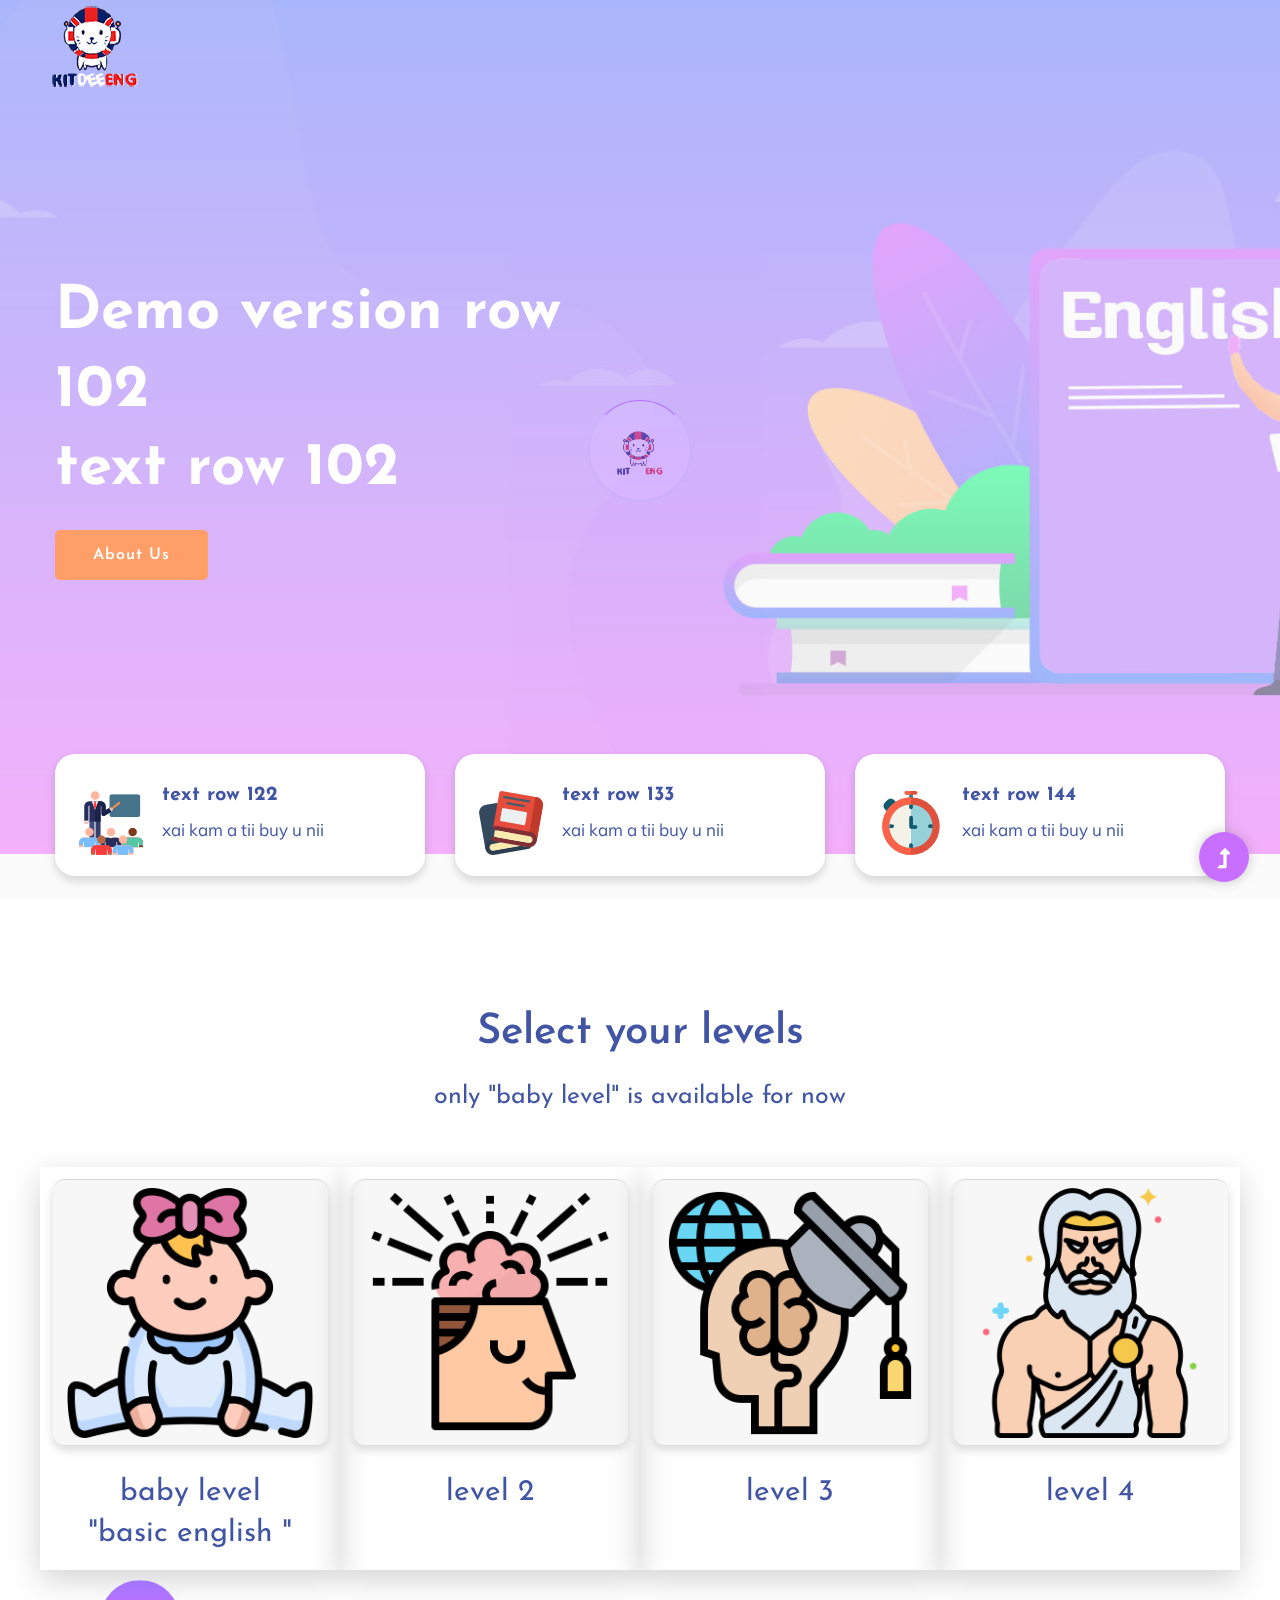
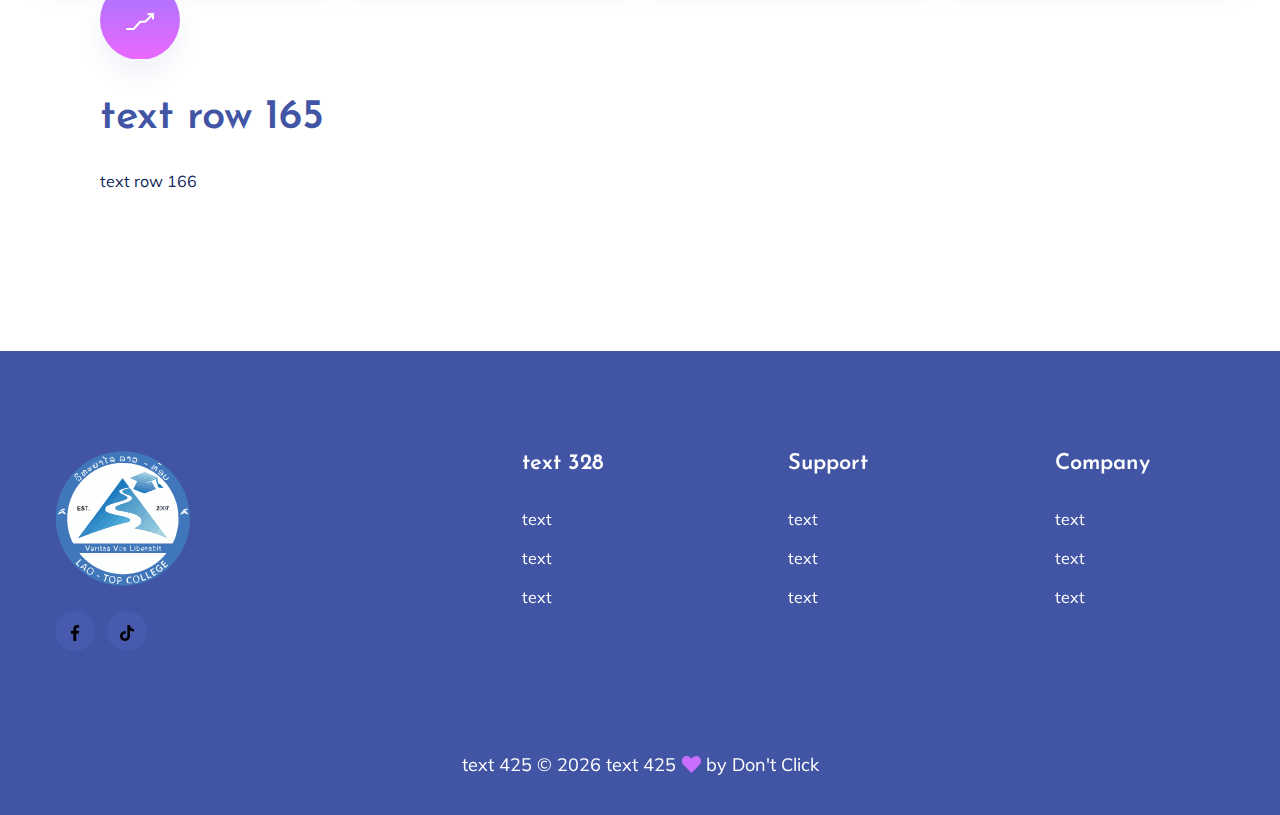
<file: index.html>
<!doctype html>
<html class="no-js" lang="zxx">

<head>
    <meta charset="utf-8">
    <meta http-equiv="x-ua-compatible" content="ie=edge">
    <title>Home</title>
    <meta name="description" content="">
    <meta name="viewport" content="width=device-width, initial-scale=1">
    <link rel="manifest" href="site.webmanifest">
    <link rel="shortcut icon" type="image/x-icon" href="pic/spiderman.png">
  

    <!-- CSS here -->
    <link rel="stylesheet" href="assets/css/bootstrap.min.css">
    <link rel="stylesheet" href="assets/css/owl.carousel.min.css">
    <link rel="stylesheet" href="assets/css/slicknav.css">
    <link rel="stylesheet" href="assets/css/flaticon.css">
    <link rel="stylesheet" href="assets/css/progressbar_barfiller.css">
    <link rel="stylesheet" href="assets/css/gijgo.css">
    <link rel="stylesheet" href="assets/css/animate.min.css">
    <link rel="stylesheet" href="assets/css/animated-headline.css">
    <link rel="stylesheet" href="assets/css/magnific-popup.css">
    <link rel="stylesheet" href="assets/css/fontawesome-all.min.css">
    <link rel="stylesheet" href="assets/css/themify-icons.css">
    <link rel="stylesheet" href="assets/css/slick.css">
    <link rel="stylesheet" href="assets/css/nice-select.css">
    <link rel="stylesheet" href="assets/css/style.css">


</head>

<body>
    <!-- ? Preloader Start -->
    <div id="preloader-active">
        <div class="preloader d-flex align-items-center justify-content-center">
            <div class="preloader-inner position-relative">
                <div class="preloader-circle"></div>
                <div class="preloader-img pere-text">
                    <img src="assets/img/logo/loder.png" alt="">
                </div>
            </div>
        </div>
    </div>
    <!-- Preloader Start -->
    <header>
        <!-- Header Start -->
        <div class="header-area header-transparent">
            <div class="main-header ">
                <div class="header-bottom  header-sticky">
                    <div class="container-fluid">
                        <div class="row align-items-center">
                            <!-- Logo -->
                            <div class="col-xl-2 col-lg-2">
                                <div class="logo">
                                    <a href="index.html"><img src="pic/cat logo.png" alt=""></a>

                                </div>
                            </div>
                            <div class="col-xl-10 col-lg-10">
                                <div class="menu-wrapper d-flex align-items-center justify-content-end">
                                    <!-- Main-menu -->
                                    
                                    </div>
                                </div>
                            </div>
                            <!-- Mobile Menu -->
                            <div class="col-12">
                                <div class="mobile_menu d-block d-lg-none"></div>
                            </div>
                        </div>
                    </div>
                </div>
            </div>
        </div>
        <!-- Header End -->
    </header>
    <main>
        <!--? slider Area Start-->
        <section class="slider-area ">
            <div class="slider-active">
                <!-- Single Slider -->
                <div class="single-slider slider-height d-flex align-items-center">
                    <div class="container">
                        <div class="row">
                            <div class="col-xl-6 col-lg-7 col-md-12">
                                <div class="hero__caption">
                                    <h1 data-animation="fadeInLeft" data-delay="0.2s">Demo version row 102<br> text row
                                        102</h1>
                                    <!-- <p data-animation="fadeInLeft" data-delay="0.4s">Build skills with courses, certificates, and degrees online from world-class universities and companies</p> -->
                                    <a href="about.html"><button class="btn hero-btn" data-animation="fadeInLeft"
                                            data-delay="0,9s">About us</button></a>


                                </div>
                            </div>
                        </div>
                    </div>
                </div>
            </div>
        </section>
        <!-- ? services-area -->
        <div class="services-area">
            <div class="container">
                <div class="row justify-content-sm-center ">
                    <div class="col-lg-4 col-md-6 col-sm-8">
                        <div class="single-services mb-30 shadow">
                            <div class="features-icon">
                                <img src="pic/classroom.png" alt="">
                            </div>
                            <div class="features-caption">
                                <h3>text row 122</h3>
                                <p>xai kam a tii buy u nii </p>
                            </div>
                        </div>
                    </div>

                    <div class="col-lg-4 col-md-6 col-sm-8">
                        <div class="single-services mb-30 shadow">
                            <div class="features-icon">
                                <img src="pic/book.png" alt="">
                            </div>
                            <div class="features-caption">
                                <h3>text row 133</h3>
                                <p>xai kam a tii buy u nii </p>
                            </div>
                        </div>
                    </div>
                    <div class="col-lg-4 col-md-6 col-sm-8">
                        <div class="single-services mb-30 shadow">
                            <div class="features-icon">
                                <img src="pic/chronometer.png" alt="">
                            </div>
                            <div class="features-caption">
                                <h3>text row 144</h3>
                                <p>xai kam a tii buy u nii </p>
                            </div>
                        </div>
                    </div>
                </div>
            </div>
        </div>
        <!-- Courses area start -->

        <!-- Courses area End -->
        <!--? About Area-1 Start -->

        <!-- About Area End -->
        <!--? top subjects Area Start -->
        <div class="topic-area section-padding40">
            <div class="container">
                <div class="row justify-content-center">
                    <div class="col-xl-7 col-lg-8">
                        <div class="section-tittle text-center mb-55">
                            <h2>Select your levels</h2>
                            <h1> only "baby level" is available for now</h1>
                        </div>
                    </div>
                </div>
                <div class="row">
                    <div class="col-lg-3 col-md-4 col-sm-6 shadow-lg card-body">
                        <div class="single-topic text-center mb-30">
                            <div class="topic-img card-footer shadow">
                                
                               <a href="c1.html">
                                <img src="pic/baby-girl.png" alt="">
                                <div class="topic-content-box">
                                    <div class="topic-content">
                                        
                                    </div>
                                </div>
                               </a>
                            </div>
                        </div>
                        <div class="text-center">
                            <h1 id="custom-level-text">baby level</h1>
                            <h1 id="custom-level-text">"basic english "</h1>
                        </div>
                    </div>
                    <div class="col-lg-3 col-md-4 col-sm-6 shadow-lg card-body">
                        <div class="single-topic text-center mb-30">
                            <div class="topic-img card-footer shadow">
                                
                               <a href="c1.html">
                                <img src="pic/mind.png" alt="">
                                <div class="topic-content-box">
                                    <div class="topic-content">
                                        
                                    </div>
                                </div>
                               </a>
                            </div>
                        </div>
                        <div class="text-center">
                            <h1 id="custom-level-text">level 2</h1>
                        </div>
                    </div>
                    <div class="col-lg-3 col-md-4 col-sm-6 shadow-lg card-body">
                        <div class="single-topic text-center mb-30">
                            <div class="topic-img card-footer shadow">                               
                               <a href="c1.html">
                                <img src="pic/creation.png" alt="">
                                <div class="topic-content-box">
                                    <div class="topic-content">        
                                    </div>
                                </div>
                               </a>
                            </div>
                        </div>
                        <div class="text-center">
                            <h1 id="custom-level-text">level 3</h1>
                        </div>
                    </div>
                    <div class="col-lg-3 col-md-4 col-sm-6 shadow-lg card-body">
                        <div class="single-topic text-center mb-30">
                            <div class="topic-img card-footer shadow">
                                
                               <a href="c1.html">
                                <img src="pic/god.png" alt="">
                                <div class="topic-content-box">
                                    <div class="topic-content">
                                        
                                    </div>
                                </div>
                               </a>
                            </div>
                        </div>
                        <div class="text-center">
                            <h1 id="custom-level-text">level 4</h1>
                        </div>
                    </div>

                    <!-- <div class="row justify-content-center">
                    <div class="col-xl-12">
                        <div class="section-tittle text-center mt-20">
                            <a href="courses.html" class="border-btn">View More Subjects</a>
                        </div>
                    </div>
                </div> -->
                </div>
            </div>

            <section class="about-area1 fix pt-10">
                <div class="support-wrapper align-items-center">
                    <div class="left-content1">
                        <div class="about-icon">
                            <img src="assets/img/icon/about.svg" alt="">
                        </div>
                        <!-- section tittle -->
                        <div class="section-tittle section-tittle2 mb-55">
                            <div class="front-text">
                                <h2 class="">text row 165</h2>
                                <p>text row 166</p>
                            </div>
                        </div>
                        <div class="single-features">
                            <!-- <div class="features-icon">
                            <img src="assets/img/icon/right-icon.svg" alt="">
                        </div> -->
                            <!-- <div class="features-caption">
                            <p>Techniques to engage effectively with vulnerable children and young people.</p>
                        </div>
                    </div>
                    <div class="single-features">
                        <div class="features-icon">
                            <img src="assets/img/icon/right-icon.svg" alt="">
                        </div>
                        <div class="features-caption">
                            <p>Join millions of people from around the world  learning together.</p>
                        </div>
                    </div>

                    <div class="single-features">
                        <div class="features-icon">
                            <img src="assets/img/icon/right-icon.svg" alt="">
                        </div>
                        <div class="features-caption">
                            <p>Join millions of people from around the world learning together. Online learning is as easy and natural.</p>
                        </div>
                    </div> -->
                        </div>
                        <div class="right-content1">
                            <!-- img -->
                            <!-- <div class="right-img">
                        <img src="assets/img/gallery/about.png" alt="">

                        <div class="video-icon" >
                            <a class="popup-video btn-icon" href="https://www.youtube.com/watch?v=up68UAfH0d0"><i class="fas fa-play"></i></a>
                        </div>
                    </div> -->
                        </div>
                    </div>
            </section>
            <!-- top subjects End -->
            <!--? About Area-3 Start -->

            <!-- About Area End -->
            <!--? Team -->

            <!-- Services End -->
            <!--? About Area-2 Start -->

            <!-- About Area End -->
    </main>
    <footer>
        <div class="footer-wrappper footer-bg">
            <!-- Footer Start-->
            <div class="footer-area footer-padding">
                <div class="container">
                    <div class="row justify-content-between">
                        <div class="col-xl-4 col-lg-5 col-md-4 col-sm-6">
                            <div class="single-footer-caption mb-50">
                                <div class="single-footer-caption mb-30">
                                    <!-- logo -->
                                    <div class="footer-logo mb-25 ">
                                        <a onclick=" window.open('http://www.facebook.com/LaoTopCollege','_blank')"><img src="pic/Untitled-5.png" alt=""></a>
                                    </div>
                                    <div class="footer-tittle">
                                        <div class="footer-pera">
                                            
                                        </div>
                                    </div>
                                    <!-- social -->
                                    <div class="footer-social">
                                        <!-- <a href="#"><i class="fab fa-twitter"></i></a> -->
                                        <a onclick=" window.open('http://www.facebook.com/LaoTopCollege','_blank')"><i><img
                                                    src="pic/facebook-app-symbol.png" alt=""></i></a>
                                        <!-- <a href="#"><i class="fab fa-pinterest-p"></i></a> -->


                                        <a onclick=" window.open('http://www.tiktok.com/@laotopcollege','_blank')"><i><img
                                                    src="pic/tik-tok.png" alt=""></i></a>

                                    </div>
                                </div>
                            </div>
                        </div>
                        <div class="col-xl-2 col-lg-3 col-md-4 col-sm-5">
                            <div class="single-footer-caption mb-50">
                                <div class="footer-tittle">
                                    <h4>text 328</h4>
                                    <ul>
                                        <li><a href="#">text</a></li>
                                        <li><a href="#">text</a></li>
                                        <li><a href="#">text</a></li>
                                    </ul>
                                </div>
                            </div>
                        </div>
                        <div class="col-xl-2 col-lg-4 col-md-4 col-sm-6">
                            <div class="single-footer-caption mb-50">
                                <div class="footer-tittle">
                                    <h4>Support</h4>
                                    <ul>
                                        <li><a href="#">text</a></li>
                                        <li><a href="#">text</a></li>
                                        <li><a href="#">text</a></li>
                                    </ul>
                                </div>
                            </div>
                        </div>
                        <div class="col-xl-2 col-lg-3 col-md-4 col-sm-6">
                            <div class="single-footer-caption mb-50">
                                <div class="footer-tittle">
                                    <h4>Company</h4>
                                    <ul>
                                        <li><a href="#">text</a></li>
                                        <li><a href="#">text</a></li>
                                        <li><a href="#">text</a></li>
                                    </ul>
                                </div>
                            </div>
                        </div>
                    </div>
                </div>
            </div>
            <!-- footer-bottom area -->
            <div class="footer-bottom-area">
                <div class="container">
                    <div class="footer-border">
                        <div class="row d-flex align-items-center">
                            <div class="col-xl-12 ">
                                <div class="footer-copy-right text-center">
                                    <p><!-- Link back to Colorlib can't be removed. Template is licensed under CC BY 3.0. -->
                                        text 425 &copy;
                                        <script>document.write(new Date().getFullYear());</script> text 425 <i
                                            class="fa fa-heart" aria-hidden="true"></i> by <a href="" target="_blank"
                                            onclick=" window.open('http://youtu.be/GBIIQ0kP15E','_blank')">Don't
                                            Click</a>
                                        <!-- Link back to Colorlib can't be removed. Template is licensed under CC BY 3.0. -->
                                    </p>
                                </div>
                            </div>
                        </div>
                    </div>
                </div>
            </div>
            <!-- Footer End-->
        </div>
    </footer>
    <!-- Scroll Up -->
    <div id="back-top">
        <a title="Go to Top" href="#"> <i class="fas fa-level-up-alt"></i></a>
    </div>

    <!-- JS here -->
    <script src="./assets/js/vendor/modernizr-3.5.0.min.js"></script>
    <!-- Jquery, Popper, Bootstrap -->
    <script src="./assets/js/vendor/jquery-1.12.4.min.js"></script>
    <script src="./assets/js/popper.min.js"></script>
    <script src="./assets/js/bootstrap.min.js"></script>
    <!-- Jquery Mobile Menu -->
    <script src="./assets/js/jquery.slicknav.min.js"></script>

    <!-- Jquery Slick , Owl-Carousel Plugins -->
    <script src="./assets/js/owl.carousel.min.js"></script>
    <script src="./assets/js/slick.min.js"></script>
    <!-- One Page, Animated-HeadLin -->
    <script src="./assets/js/wow.min.js"></script>
    <script src="./assets/js/animated.headline.js"></script>
    <script src="./assets/js/jquery.magnific-popup.js"></script>

    <!-- Date Picker -->
    <script src="./assets/js/gijgo.min.js"></script>
    <!-- Nice-select, sticky -->
    <script src="./assets/js/jquery.nice-select.min.js"></script>
    <script src="./assets/js/jquery.sticky.js"></script>
    <!-- Progress -->
    <script src="./assets/js/jquery.barfiller.js"></script>

    <!-- counter , waypoint,Hover Direction -->
    <script src="./assets/js/jquery.counterup.min.js"></script>
    <script src="./assets/js/waypoints.min.js"></script>
    <script src="./assets/js/jquery.countdown.min.js"></script>
    <script src="./assets/js/hover-direction-snake.min.js"></script>

    <!-- contact js -->
    <script src="./assets/js/contact.js"></script>
    <script src="./assets/js/jquery.form.js"></script>
    <script src="./assets/js/jquery.validate.min.js"></script>
    <script src="./assets/js/mail-script.js"></script>
    <script src="./assets/js/jquery.ajaxchimp.min.js"></script>

    <!-- Jquery Plugins, main Jquery -->
    <script src="./assets/js/plugins.js"></script>
    <script src="./assets/js/main.js"></script>

</body>

</html>
</file>
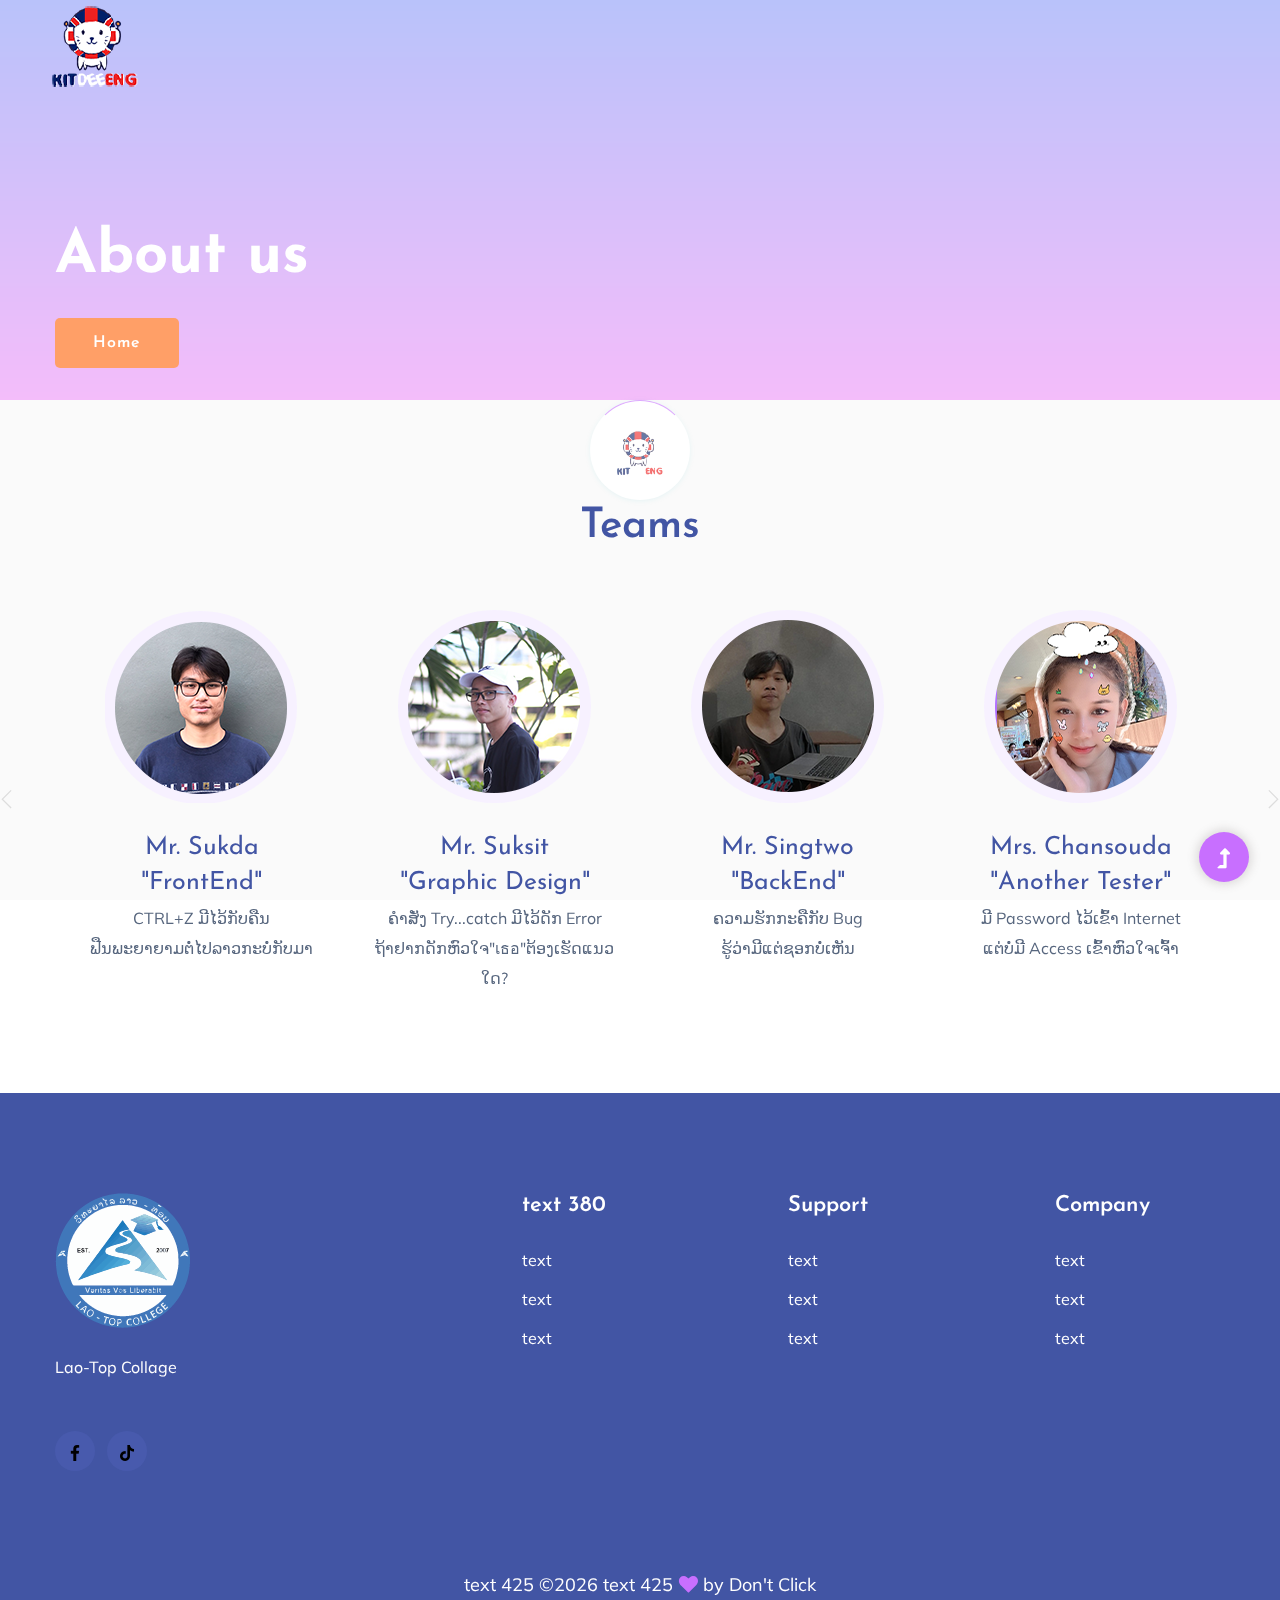
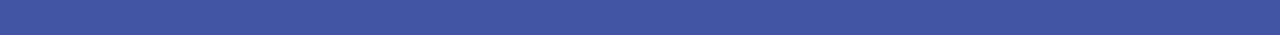
<file: about.html>
<!doctype html>
<html class="no-js" lang="zxx">
<head>
    <meta charset="utf-8">
    <meta http-equiv="x-ua-compatible" content="ie=edge">
    <title>About us</title>
    <meta name="description" content="">
    <meta name="viewport" content="width=device-width, initial-scale=1">
    <link rel="manifest" href="site.webmanifest">
    <link rel="shortcut icon" type="image/x-icon" href="pic/spiderman.png">

    <!-- CSS here -->
    <link rel="stylesheet" href="assets/css/bootstrap.min.css">
    <link rel="stylesheet" href="assets/css/owl.carousel.min.css">
    <link rel="stylesheet" href="assets/css/slicknav.css">
    <link rel="stylesheet" href="assets/css/flaticon.css">
    <link rel="stylesheet" href="assets/css/progressbar_barfiller.css">
    <link rel="stylesheet" href="assets/css/gijgo.css">
    <link rel="stylesheet" href="assets/css/animate.min.css">
    <link rel="stylesheet" href="assets/css/animated-headline.css">
    <link rel="stylesheet" href="assets/css/magnific-popup.css">
    <link rel="stylesheet" href="assets/css/fontawesome-all.min.css">
    <link rel="stylesheet" href="assets/css/themify-icons.css">
    <link rel="stylesheet" href="assets/css/slick.css">
    <link rel="stylesheet" href="assets/css/nice-select.css">
    <link rel="stylesheet" href="assets/css/style.css">
</head>

<body>
    <!-- ? Preloader Start -->
    <div id="preloader-active">
        <div class="preloader d-flex align-items-center justify-content-center">
            <div class="preloader-inner position-relative">
                <div class="preloader-circle"></div>
                <div class="preloader-img pere-text">
                    <img src="assets/img/logo/loder.png" alt="">
                </div>
            </div>
        </div>
    </div>
    <!-- Preloader Start -->
    <!-- Header Start -->
    <div class="header-area header-transparent">
        <div class="main-header ">
            <div class="header-bottom  header-sticky">
                <div class="container-fluid">
                    <div class="row align-items-center">
                        <!-- Logo -->
                        <div class="col-xl-2 col-lg-2">
                            <div class="logo">
                                <a href="index.html"><img src="pic/cat logo.png" alt=""></a>
                                
                            </div>
                        </div>
                        <div class="col-xl-10 col-lg-10">
                            <div class="menu-wrapper d-flex align-items-center justify-content-end">
                                <!-- Main-menu -->
                                <div class="main-menu d-none d-lg-block">
                                   
                                </div>
                            </div>
                        </div> 
                        <!-- Mobile Menu -->
                        <div class="col-12">
                            <div class="mobile_menu d-block d-lg-none"></div>
                        </div>
                    </div>
                </div>
            </div>
        </div>
    </div>
    <!-- Header End -->
    <main>
        <!--? slider Area Start-->
        <section class="slider-area slider-area2">
            <div class="slider-active">
                <!-- Single Slider -->
                <div class="single-slider slider-height2">
                    <div class="container">
                        <div class="row">
                            <div class="col-xl-8 col-lg-11 col-md-12">
                                <div class="hero__caption hero__caption2">
                                    <h1 data-animation="bounceIn" data-delay="0.2s">About us</h1>
                                    <a href="index.html"><button class="btn hero-btn" data-animation="fadeInLeft" data-delay="0,9s">Home</button></a>
                                    <!-- breadcrumb Start-->
                                    <!-- <nav aria-label="breadcrumb">
                                        <ol class="breadcrumb">
                                            <li class="breadcrumb-item"><a href="index.html">Home</a></li>
                                            <li class="breadcrumb-item"><a href="#">about</a></li> 
                                        </ol>
                                    </nav> -->
                                    <!-- breadcrumb End -->
                                </div>
                            </div>
                        </div>
                    </div>          
                </div>
            </div>
        </section>
       
        <section class="team-area section-padding40 fix">
            <div class="container">
                <div class="row justify-content-center">
                    <div class="col-xl-7 col-lg-8">
                        <div class="section-tittle text-center mb-55">
                            <h2>Teams</h2>
                        </div>
                    </div>
                </div>
                <div class="team-active">
                    <div class="single-cat text-center ">
                        <div class="cat-icon">
                            <img src="assets/img/gallery/team1.png" alt="">
                        </div>
                        <div class="cat-cap">
                            <h1>Mr. Sukda</h1>
                            <h1>"FrontEnd"</h1>
                            <p>CTRL+Z ມີໄວ້ກັບຄືນ </p>
                            <p>ຟືນພະຍາຍາມຕໍ່ໄປລາວກະບໍ່ກັບມາ</p>
                            
                           
                        </div>
                    </div>
                    <div class="single-cat text-center">
                        <div class="cat-icon">
                            <img src="assets/img/gallery/team2.png" alt="">
                        </div>
                        <div class="cat-cap">
                            <h1>Mr. Suksit</h1>
                            <h1>"Graphic Design"</h1>
                            <p>ຄຳສັ່ງ Try...catch ມີໄວ້ດັກ Error </p>
                            <p>ຖ້າຢາກດັກຫົວໃຈ"เธอ"ຕ້ອງເຮັດແນວໃດ? </p>
                            
                        </div>
                    </div>
                    <div class="single-cat text-center">
                        <div class="cat-icon">
                            <img src="assets/img/gallery/team3.png" alt="">
                        </div>
                        <div class="cat-cap">
                            <h1>Mr. Singtwo</h1>
                            <h1>"BackEnd"</h1>
                            <p>ຄວາມຮັກກະຄືກັບ Bug</p>
                            <p>ຮູ້ວ່າມີແຕ່ຊອກບໍ່ເຫັນ</p>
                            
                        </div>
                    </div>
                    <div class="single-cat text-center">
                        <div class="cat-icon">
                            <img src="assets/img/gallery/team4.png" alt="">
                        </div>
                        <div class="cat-cap">
                            <h1>Mrs. Chansouda</h1>
                            <h1>"Another Tester"</h1>
                            <p>ມີ Password ໄວ້ເຂົ້າ Internet </p>
                            <p>ແຕ່ບໍ່ມີ Access ເຂົ້າຫົວໃຈເຈົ້າ </p>
                        </div>
                    </div>
                    <div class="single-cat text-center">
                        <div class="cat-icon">
                            <img src="assets/img/gallery/team5.png" alt="">
                        </div>
                        <div class="cat-cap">
                            <h1>Mrs. Salita</h1>
                            <h1>"One more tester"</h1>
                            <p>ຢາກເພີ່ມຄວາມຈຳ ໃຫ້ເພີ່ມ harddisk</p>
                            <p>ຢາກເພີ່ມຄູ່ຊີວິດໃຫ້ເພີ່ມ heart of us</p>
                        </div>
                    </div>
                    <div class="single-cat text-center">
                        <div class="cat-icon">
                            <img src="assets/img/gallery/team6.png" alt="">
                        </div>
                        <div class="cat-cap">
                            <h1>Mr. Neexai</h1>
                            <h1>"Tester"</h1>
                            <p>ໂຈດທີ່ອາຈານໃຫ້ມັນທ້າທາຍ</p>
                            <p> ເພາະສະນັ້ນກ່າຍໝູ່ສະ</p>
                        </div>
                    </div>
                </div>
            </div>
        </section>
        <!-- Services End -->
    </main>
    <footer>
        <div class="footer-wrappper footer-bg">
           <!-- Footer Start-->
           <div class="footer-area footer-padding">
               <div class="container">
                   <div class="row justify-content-between">
                       <div class="col-xl-4 col-lg-5 col-md-4 col-sm-6">
                           <div class="single-footer-caption mb-50">
                               <div class="single-footer-caption mb-30">
                                   <!-- logo -->
                                   <div class="footer-logo mb-25">
                                    <a onclick=" window.open('http://www.facebook.com/LaoTopCollege','_blank')"><img src="pic/Untitled-5.png" alt=""></a>
                                   </div>
                                   <div class="footer-tittle">
                                       <div class="footer-pera">
                                           <p>Lao-Top Collage</p>
                                       </div>
                                   </div>
                                   <!-- social -->
                                   <div class="footer-social">
                                       <!-- <a href="#"><i class="fab fa-twitter"></i></a> -->
                                       <a onclick=" window.open('http://www.facebook.com/LaoTopCollege','_blank')"><i><img src="pic/facebook-app-symbol.png" alt=""></i></a>
                                       <!-- <a href="#"><i class="fab fa-pinterest-p"></i></a> -->
                                       
                                       
                                       <a onclick=" window.open('http://www.tiktok.com/@laotopcollege','_blank')"><i><img src="pic/tik-tok.png" alt=""></i></a>
   
                                   </div>
                               </div>
                           </div>
                       </div>
                       <div class="col-xl-2 col-lg-3 col-md-4 col-sm-5">
                           <div class="single-footer-caption mb-50">
                               <div class="footer-tittle">
                                   <h4>text 380</h4>
                                   <ul>
                                       <li><a href="#">text</a></li>
                                       <li><a href="#">text</a></li>
                                       <li><a href="#">text</a></li>
                                       
                                   </ul>
                               </div>
                           </div>
                       </div>
                       <div class="col-xl-2 col-lg-4 col-md-4 col-sm-6">
                           <div class="single-footer-caption mb-50">
                               <div class="footer-tittle">
                                   <h4>Support</h4>
                                   <ul>
                                    <li><a href="#">text</a></li>
                                    <li><a href="#">text</a></li>
                                    <li><a href="#">text</a></li>
                                   </ul>
                               </div>
                           </div>
                       </div>
                       <div class="col-xl-2 col-lg-3 col-md-4 col-sm-6">
                           <div class="single-footer-caption mb-50">
                               <div class="footer-tittle">
                                   <h4>Company</h4>
                                   <ul>
                                    <li><a href="#">text</a></li>
                                    <li><a href="#">text</a></li>
                                    <li><a href="#">text</a></li>
                                   </ul>
                               </div>
                           </div>
                       </div>
                   </div>
               </div>
           </div>
           <!-- footer-bottom area -->
           <div class="footer-bottom-area">
            <div class="container">
                <div class="footer-border">
                    <div class="row d-flex align-items-center">
                        <div class="col-xl-12 ">
                            <div class="footer-copy-right text-center">
                                <p><!-- Link back to Colorlib can't be removed. Template is licensed under CC BY 3.0. -->
                                  text 425 &copy;<script>document.write(new Date().getFullYear());</script> text 425 <i class="fa fa-heart" aria-hidden="true"></i> by <a href="" target="_blank" onclick=" window.open('http://youtu.be/GBIIQ0kP15E','_blank')">Don't Click</a>
                                  <!-- Link back to Colorlib can't be removed. Template is licensed under CC BY 3.0. --></p>
                              </div>
                          </div>
                      </div>
                  </div>
              </div>
          </div>
             <!-- Footer End-->
         </div>
     </footer> 
  <!-- Scroll Up -->
  <div id="back-top" >
    <a title="Go to Top" href="#"> <i class="fas fa-level-up-alt"></i></a>
</div>

<!-- JS here -->
<script src="./assets/js/vendor/modernizr-3.5.0.min.js"></script>
<!-- Jquery, Popper, Bootstrap -->
<script src="./assets/js/vendor/jquery-1.12.4.min.js"></script>
<script src="./assets/js/popper.min.js"></script>
<script src="./assets/js/bootstrap.min.js"></script>
<!-- Jquery Mobile Menu -->
<script src="./assets/js/jquery.slicknav.min.js"></script>

<!-- Jquery Slick , Owl-Carousel Plugins -->
<script src="./assets/js/owl.carousel.min.js"></script>
<script src="./assets/js/slick.min.js"></script>
<!-- One Page, Animated-HeadLin -->
<script src="./assets/js/wow.min.js"></script>
<script src="./assets/js/animated.headline.js"></script>
<script src="./assets/js/jquery.magnific-popup.js"></script>

<!-- Date Picker -->
<script src="./assets/js/gijgo.min.js"></script>
<!-- Nice-select, sticky -->
<script src="./assets/js/jquery.nice-select.min.js"></script>
<script src="./assets/js/jquery.sticky.js"></script>
<!-- Progress -->
<script src="./assets/js/jquery.barfiller.js"></script>

<!-- counter , waypoint,Hover Direction -->
<script src="./assets/js/jquery.counterup.min.js"></script>
<script src="./assets/js/waypoints.min.js"></script>
<script src="./assets/js/jquery.countdown.min.js"></script>
<script src="./assets/js/hover-direction-snake.min.js"></script>

<!-- contact js -->
<script src="./assets/js/contact.js"></script>
<script src="./assets/js/jquery.form.js"></script>
<script src="./assets/js/jquery.validate.min.js"></script>
<script src="./assets/js/mail-script.js"></script>
<script src="./assets/js/jquery.ajaxchimp.min.js"></script>

<!-- Jquery Plugins, main Jquery -->	
<script src="./assets/js/plugins.js"></script>
<script src="./assets/js/main.js"></script>

</body>
</html>
</file>
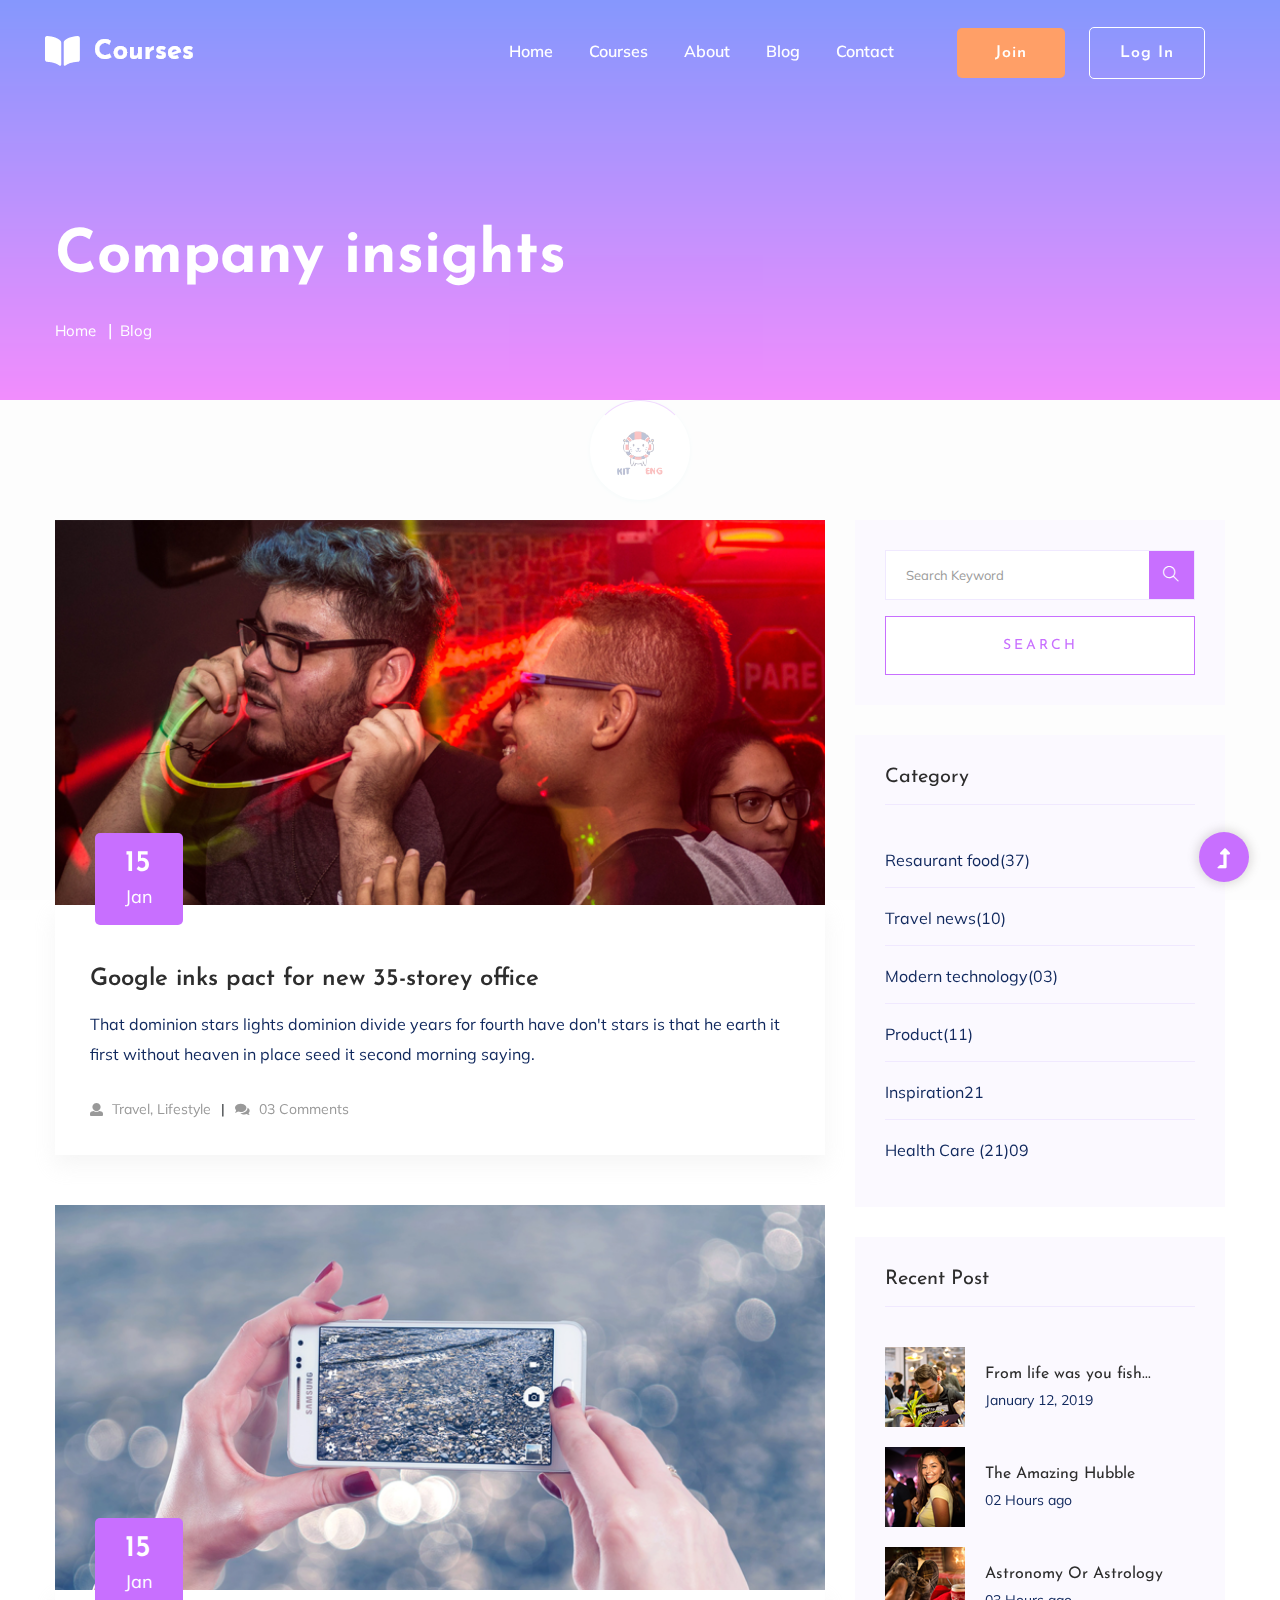
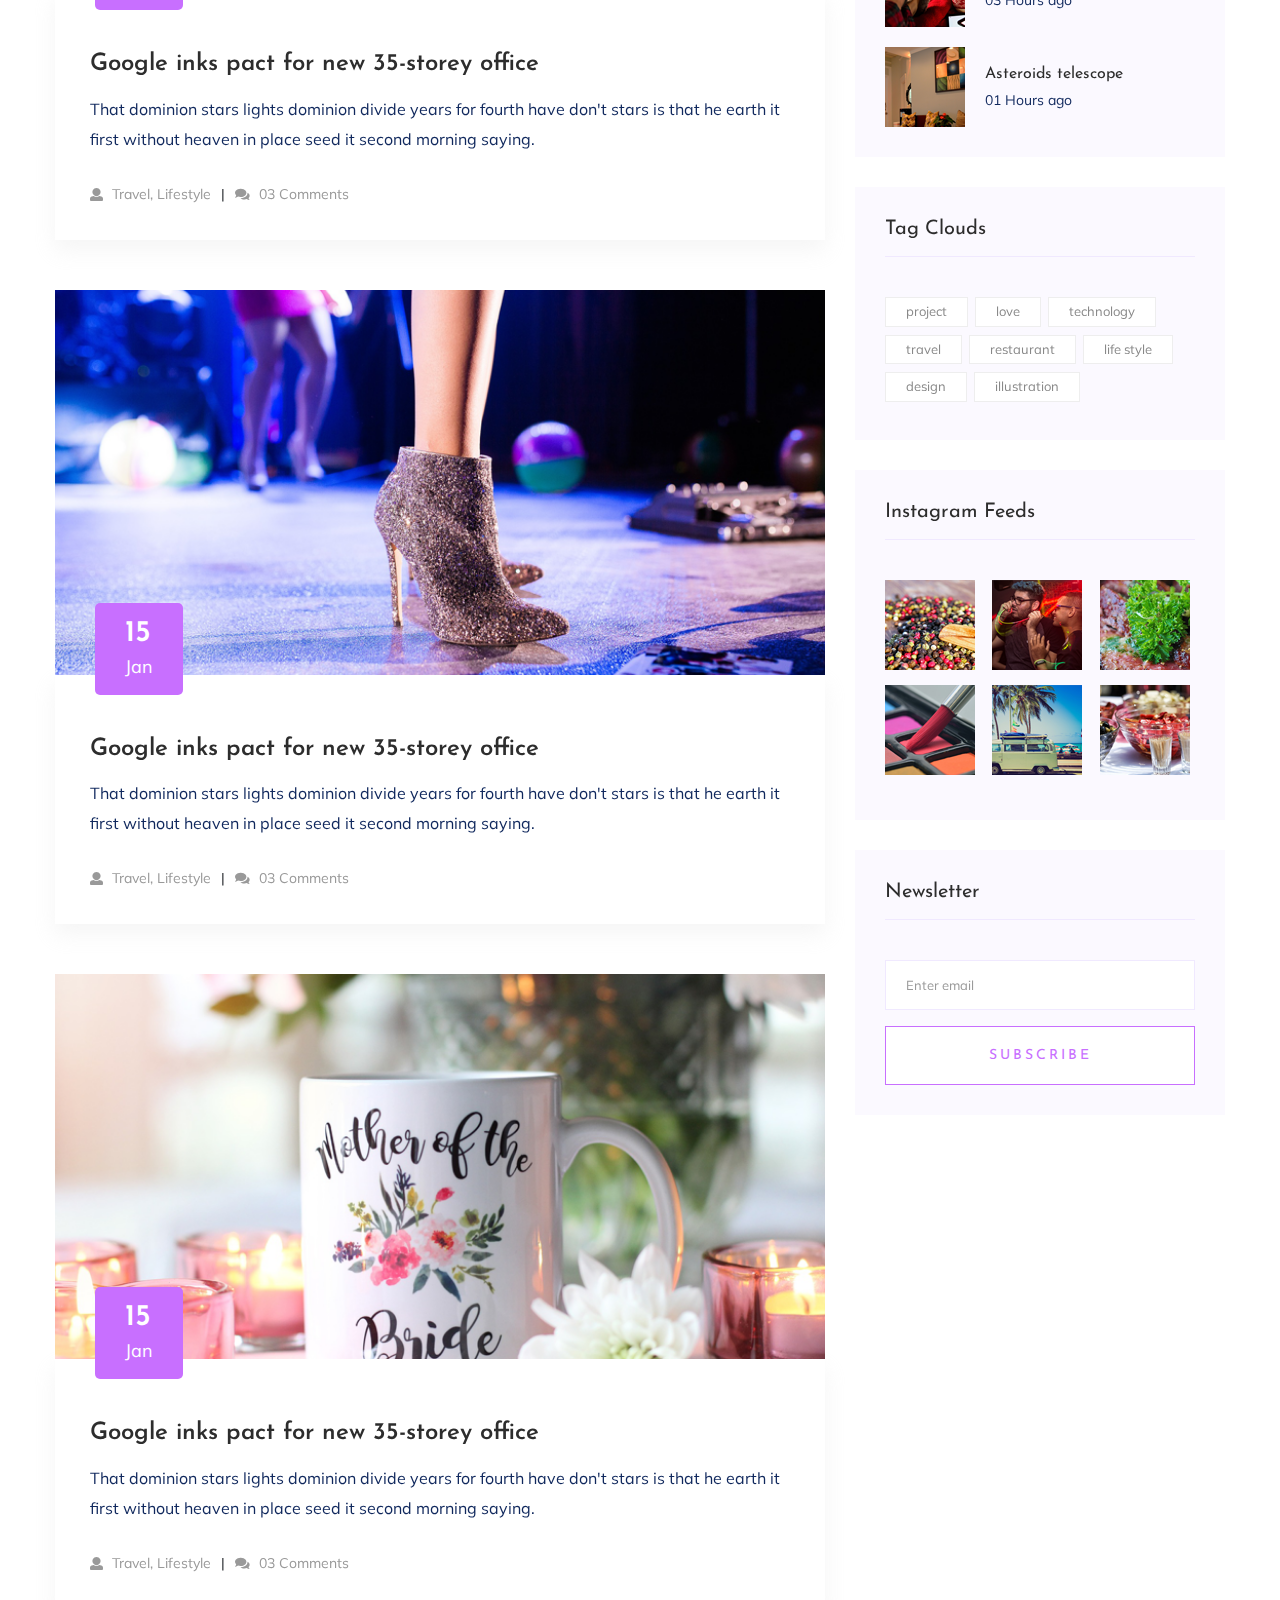
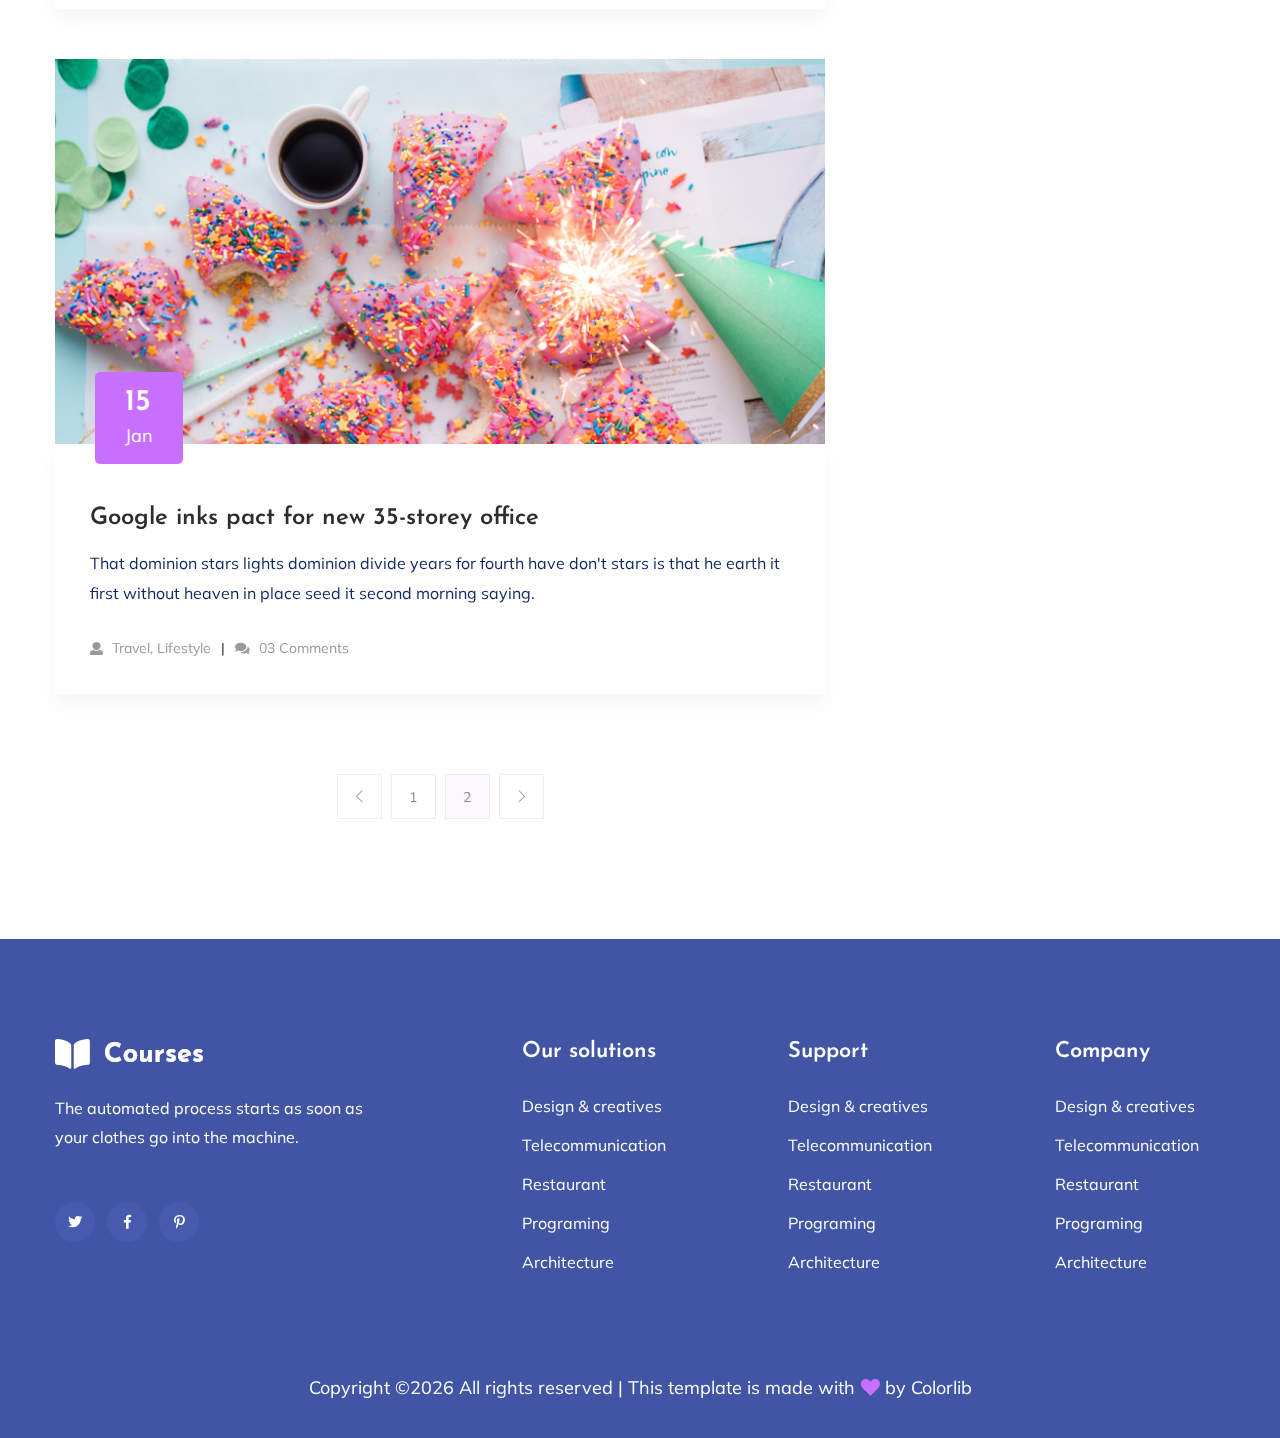
<file: blog.html>
<!doctype html>
<html class="no-js" lang="zxx">
<head>
    <meta charset="utf-8">
    <meta http-equiv="x-ua-compatible" content="ie=edge">
    <title>Courses | Education</title>
    <meta name="description" content="">
    <meta name="viewport" content="width=device-width, initial-scale=1">
    <link rel="shortcut icon" type="image/x-icon" href="assets/img/favicon.ico">

    <!-- CSS here -->
    <link rel="stylesheet" href="assets/css/bootstrap.min.css">
    <link rel="stylesheet" href="assets/css/owl.carousel.min.css">
    <link rel="stylesheet" href="assets/css/slicknav.css">
    <link rel="stylesheet" href="assets/css/animate.min.css">
    <link rel="stylesheet" href="assets/css/hamburgers.min.css">
    <link rel="stylesheet" href="assets/css/magnific-popup.css">
    <link rel="stylesheet" href="assets/css/fontawesome-all.min.css">
    <link rel="stylesheet" href="assets/css/themify-icons.css">
    <link rel="stylesheet" href="assets/css/themify-icons.css">
    <link rel="stylesheet" href="assets/css/slick.css">
    <link rel="stylesheet" href="assets/css/nice-select.css">
    <link rel="stylesheet" href="assets/css/style.css">
    <link rel="stylesheet" href="assets/css/responsive.css">
</head>
<body>
    <!--? Preloader Start -->
    <div id="preloader-active">
        <div class="preloader d-flex align-items-center justify-content-center">
            <div class="preloader-inner position-relative">
                <div class="preloader-circle"></div>
                <div class="preloader-img pere-text">
                    <img src="assets/img/logo/loder.png" alt="">
                </div>
            </div>
        </div>
    </div>
    <!-- Preloader Start -->
    <!-- Header Start -->
    <div class="header-area header-transparent">
        <div class="main-header ">
            <div class="header-bottom  header-sticky">
                <div class="container-fluid">
                    <div class="row align-items-center">
                        <!-- Logo -->
                        <div class="col-xl-2 col-lg-2">
                            <div class="logo">
                                <a href="index.html"><img src="assets/img/logo/logo.png" alt=""></a>
                            </div>
                        </div>
                        <div class="col-xl-10 col-lg-10">
                            <div class="menu-wrapper d-flex align-items-center justify-content-end">
                                <!-- Main-menu -->
                                <div class="main-menu d-none d-lg-block">
                                    <nav>
                                        <ul id="navigation">                                                                                          
                                            <li class="active" ><a href="index.html">Home</a></li>
                                            <li><a href="courses.html">Courses</a></li>
                                            <li><a href="about.html">About</a></li>
                                            <li><a href="#">Blog</a>
                                                <ul class="submenu">
                                                    <li><a href="blog.html">Blog</a></li>
                                                    <li><a href="blog_details.html">Blog Details</a></li>
                                                    <li><a href="elements.html">Element</a></li>
                                                </ul>
                                            </li>
                                            <li><a href="contact.html">Contact</a></li>
                                            <!-- Button -->
                                            <li class="button-header margin-left "><a href="#" class="btn">Join</a></li>
                                            <li class="button-header"><a href="login.html" class="btn btn3">Log in</a></li>
                                        </ul>
                                    </nav>
                                </div>
                            </div>
                        </div> 
                        <!-- Mobile Menu -->
                        <div class="col-12">
                            <div class="mobile_menu d-block d-lg-none"></div>
                        </div>
                    </div>
                </div>
            </div>
        </div>
    </div>
    <!-- Header End -->
    <main>
        <!--? slider Area Start-->
        <section class="slider-area slider-area2">
            <div class="slider-active">
                <!-- Single Slider -->
                <div class="single-slider slider-height2">
                    <div class="container">
                        <div class="row">
                            <div class="col-xl-8 col-lg-11 col-md-12">
                                <div class="hero__caption hero__caption2">
                                    <h1 data-animation="bounceIn" data-delay="0.2s">Company insights</h1>
                                    <!-- breadcrumb Start-->
                                    <nav aria-label="breadcrumb">
                                        <ol class="breadcrumb">
                                            <li class="breadcrumb-item"><a href="index.html">Home</a></li>
                                            <li class="breadcrumb-item"><a href="#">Blog</a></li> 
                                        </ol>
                                    </nav>
                                    <!-- breadcrumb End -->
                                </div>
                            </div>
                        </div>
                    </div>          
                </div>
            </div>
        </section>
        <!--? Blog Area Start-->
        <section class="blog_area section-padding">
            <div class="container">
                <div class="row">
                    <div class="col-lg-8 mb-5 mb-lg-0">
                        <div class="blog_left_sidebar">
                            <article class="blog_item">
                                <div class="blog_item_img">
                                    <img class="card-img rounded-0" src="assets/img/blog/single_blog_1.png" alt="">
                                    <a href="#" class="blog_item_date">
                                        <h3>15</h3>
                                        <p>Jan</p>
                                    </a>
                                </div>
                                <div class="blog_details">
                                    <a class="d-inline-block" href="blog_details.html">
                                        <h2 class="blog-head" style="color: #2d2d2d;">Google inks pact for new 35-storey office</h2>
                                    </a>
                                    <p>That dominion stars lights dominion divide years for fourth have don't stars is that
                                    he earth it first without heaven in place seed it second morning saying.</p>
                                    <ul class="blog-info-link">
                                        <li><a href="#"><i class="fa fa-user"></i> Travel, Lifestyle</a></li>
                                        <li><a href="#"><i class="fa fa-comments"></i> 03 Comments</a></li>
                                    </ul>
                                </div>
                            </article>
                            <article class="blog_item">
                                <div class="blog_item_img">
                                    <img class="card-img rounded-0" src="assets/img/blog/single_blog_2.png" alt="">
                                    <a href="#" class="blog_item_date">
                                        <h3>15</h3>
                                        <p>Jan</p>
                                    </a>
                                </div>
                                <div class="blog_details">
                                    <a class="d-inline-block" href="blog_details.html">
                                        <h2 class="blog-head" style="color: #2d2d2d;">Google inks pact for new 35-storey office</h2>
                                    </a>
                                    <p>That dominion stars lights dominion divide years for fourth have don't stars is that
                                    he earth it first without heaven in place seed it second morning saying.</p>
                                    <ul class="blog-info-link">
                                        <li><a href="#"><i class="fa fa-user"></i> Travel, Lifestyle</a></li>
                                        <li><a href="#"><i class="fa fa-comments"></i> 03 Comments</a></li>
                                    </ul>
                                </div>
                            </article>
                            <article class="blog_item">
                                <div class="blog_item_img">
                                    <img class="card-img rounded-0" src="assets/img/blog/single_blog_3.png" alt="">
                                    <a href="#" class="blog_item_date">
                                        <h3>15</h3>
                                        <p>Jan</p>
                                    </a>
                                </div>
                                <div class="blog_details">
                                    <a class="d-inline-block" href="blog_details.html">
                                        <h2 class="blog-head" style="color: #2d2d2d;">Google inks pact for new 35-storey office</h2>
                                    </a>
                                    <p>That dominion stars lights dominion divide years for fourth have don't stars is that
                                    he earth it first without heaven in place seed it second morning saying.</p>
                                    <ul class="blog-info-link">
                                        <li><a href="#"><i class="fa fa-user"></i> Travel, Lifestyle</a></li>
                                        <li><a href="#"><i class="fa fa-comments"></i> 03 Comments</a></li>
                                    </ul>
                                </div>
                            </article>
                            <article class="blog_item">
                                <div class="blog_item_img">
                                    <img class="card-img rounded-0" src="assets/img/blog/single_blog_4.png" alt="">
                                    <a href="#" class="blog_item_date">
                                        <h3>15</h3>
                                        <p>Jan</p>
                                    </a>
                                </div>
                                <div class="blog_details">
                                    <a class="d-inline-block" href="blog_details.html">
                                        <h2 class="blog-head" style="color: #2d2d2d;">Google inks pact for new 35-storey office</h2>
                                    </a>
                                    <p>That dominion stars lights dominion divide years for fourth have don't stars is that
                                    he earth it first without heaven in place seed it second morning saying.</p>
                                    <ul class="blog-info-link">
                                        <li><a href="#"><i class="fa fa-user"></i> Travel, Lifestyle</a></li>
                                        <li><a href="#"><i class="fa fa-comments"></i> 03 Comments</a></li>
                                    </ul>
                                </div>
                            </article>
                            <article class="blog_item">
                                <div class="blog_item_img">
                                    <img class="card-img rounded-0" src="assets/img/blog/single_blog_5.png" alt="">
                                    <a href="#" class="blog_item_date">
                                        <h3>15</h3>
                                        <p>Jan</p>
                                    </a>
                                </div>
                                <div class="blog_details">
                                    <a class="d-inline-block" href="blog_details.html">
                                        <h2 class="blog-head" style="color: #2d2d2d;">Google inks pact for new 35-storey office</h2>
                                    </a>
                                    <p>That dominion stars lights dominion divide years for fourth have don't stars is that
                                    he earth it first without heaven in place seed it second morning saying.</p>
                                    <ul class="blog-info-link">
                                        <li><a href="#"><i class="fa fa-user"></i> Travel, Lifestyle</a></li>
                                        <li><a href="#"><i class="fa fa-comments"></i> 03 Comments</a></li>
                                    </ul>
                                </div>
                            </article>
                            <nav class="blog-pagination justify-content-center d-flex">
                                <ul class="pagination">
                                    <li class="page-item">
                                        <a href="#" class="page-link" aria-label="Previous">
                                            <i class="ti-angle-left"></i>
                                        </a>
                                    </li>
                                    <li class="page-item">
                                        <a href="#" class="page-link">1</a>
                                    </li>
                                    <li class="page-item active">
                                        <a href="#" class="page-link">2</a>
                                    </li>
                                    <li class="page-item">
                                        <a href="#" class="page-link" aria-label="Next">
                                            <i class="ti-angle-right"></i>
                                        </a>
                                    </li>
                                </ul>
                            </nav>
                        </div>
                    </div>
                    <div class="col-lg-4">
                        <div class="blog_right_sidebar">
                            <aside class="single_sidebar_widget search_widget">
                                <form action="#">
                                    <div class="form-group">
                                        <div class="input-group mb-3">
                                            <input type="text" class="form-control" placeholder='Search Keyword'
                                            onfocus="this.placeholder = ''"
                                            onblur="this.placeholder = 'Search Keyword'">
                                            <div class="input-group-append">
                                                <button class="btns" type="button"><i class="ti-search"></i></button>
                                            </div>
                                        </div>
                                    </div>
                                    <button class="button rounded-0 primary-bg text-white w-100 btn_1 boxed-btn"
                                    type="submit">Search</button>
                                </form>
                            </aside>
                            <aside class="single_sidebar_widget post_category_widget">
                                <h4 class="widget_title" style="color: #2d2d2d;">Category</h4>
                                <ul class="list cat-list">
                                    <li>
                                        <a href="#" class="d-flex">
                                            <p>Resaurant food</p>
                                            <p>(37)</p>
                                        </a>
                                    </li>
                                    <li>
                                        <a href="#" class="d-flex">
                                            <p>Travel news</p>
                                            <p>(10)</p>
                                        </a>
                                    </li>
                                    <li>
                                        <a href="#" class="d-flex">
                                            <p>Modern technology</p>
                                            <p>(03)</p>
                                        </a>
                                    </li>
                                    <li>
                                        <a href="#" class="d-flex">
                                            <p>Product</p>
                                            <p>(11)</p>
                                        </a>
                                    </li>
                                    <li>
                                        <a href="#" class="d-flex">
                                            <p>Inspiration</p>
                                            <p>21</p>
                                        </a>
                                    </li>
                                    <li>
                                        <a href="#" class="d-flex">
                                            <p>Health Care (21)</p>
                                            <p>09</p>
                                        </a>
                                    </li>
                                </ul>
                            </aside>
                            <aside class="single_sidebar_widget popular_post_widget">
                                <h3 class="widget_title" style="color: #2d2d2d;">Recent Post</h3>
                                <div class="media post_item">
                                    <img src="assets/img/post/post_1.png" alt="post">
                                    <div class="media-body">
                                        <a href="blog_details.html">
                                            <h3 style="color: #2d2d2d;">From life was you fish...</h3>
                                        </a>
                                        <p>January 12, 2019</p>
                                    </div>
                                </div>
                                <div class="media post_item">
                                    <img src="assets/img/post/post_2.png" alt="post">
                                    <div class="media-body">
                                        <a href="blog_details.html">
                                            <h3 style="color: #2d2d2d;">The Amazing Hubble</h3>
                                        </a>
                                        <p>02 Hours ago</p>
                                    </div>
                                </div>
                                <div class="media post_item">
                                    <img src="assets/img/post/post_3.png" alt="post">
                                    <div class="media-body">
                                        <a href="blog_details.html">
                                            <h3 style="color: #2d2d2d;">Astronomy Or Astrology</h3>
                                        </a>
                                        <p>03 Hours ago</p>
                                    </div>
                                </div>
                                <div class="media post_item">
                                    <img src="assets/img/post/post_4.png" alt="post">
                                    <div class="media-body">
                                        <a href="blog_details.html">
                                            <h3 style="color: #2d2d2d;">Asteroids telescope</h3>
                                        </a>
                                        <p>01 Hours ago</p>
                                    </div>
                                </div>
                            </aside>
                            <aside class="single_sidebar_widget tag_cloud_widget">
                                <h4 class="widget_title" style="color: #2d2d2d;">Tag Clouds</h4>
                                <ul class="list">
                                    <li>
                                        <a href="#">project</a>
                                    </li>
                                    <li>
                                        <a href="#">love</a>
                                    </li>
                                    <li>
                                        <a href="#">technology</a>
                                    </li>
                                    <li>
                                        <a href="#">travel</a>
                                    </li>
                                    <li>
                                        <a href="#">restaurant</a>
                                    </li>
                                    <li>
                                        <a href="#">life style</a>
                                    </li>
                                    <li>
                                        <a href="#">design</a>
                                    </li>
                                    <li>
                                        <a href="#">illustration</a>
                                    </li>
                                </ul>
                            </aside>

                            <aside class="single_sidebar_widget instagram_feeds">
                                <h4 class="widget_title" style="color: #2d2d2d;">Instagram Feeds</h4>
                                <ul class="instagram_row flex-wrap">
                                    <li>
                                        <a href="#">
                                            <img class="img-fluid" src="assets/img/post/post_5.png" alt="">
                                        </a>
                                    </li>
                                    <li>
                                        <a href="#">
                                            <img class="img-fluid" src="assets/img/post/post_6.png" alt="">
                                        </a>
                                    </li>
                                    <li>
                                        <a href="#">
                                            <img class="img-fluid" src="assets/img/post/post_7.png" alt="">
                                        </a>
                                    </li>
                                    <li>
                                        <a href="#">
                                            <img class="img-fluid" src="assets/img/post/post_8.png" alt="">
                                        </a>
                                    </li>
                                    <li>
                                        <a href="#">
                                            <img class="img-fluid" src="assets/img/post/post_9.png" alt="">
                                        </a>
                                    </li>
                                    <li>
                                        <a href="#">
                                            <img class="img-fluid" src="assets/img/post/post_10.png" alt="">
                                        </a>
                                    </li>
                                </ul>
                            </aside>
                            <aside class="single_sidebar_widget newsletter_widget">
                                <h4 class="widget_title" style="color: #2d2d2d;">Newsletter</h4>
                                <form action="#">
                                    <div class="form-group">
                                        <input type="email" class="form-control" onfocus="this.placeholder = ''"
                                        onblur="this.placeholder = 'Enter email'" placeholder='Enter email' required>
                                    </div>
                                    <button class="button rounded-0 primary-bg text-white w-100 btn_1 boxed-btn"
                                    type="submit">Subscribe</button>
                                </form>
                            </aside>
                        </div>
                    </div>
                </div>
            </div>
        </section>
        <!-- Blog Area End -->
    </main>
    <footer>
        <div class="footer-wrappper footer-bg">
           <!-- Footer Start-->
           <div class="footer-area footer-padding">
               <div class="container">
                   <div class="row justify-content-between">
                       <div class="col-xl-4 col-lg-5 col-md-4 col-sm-6">
                           <div class="single-footer-caption mb-50">
                               <div class="single-footer-caption mb-30">
                                   <!-- logo -->
                                   <div class="footer-logo mb-25">
                                       <a href="index.html"><img src="assets/img/logo/logo2_footer.png" alt=""></a>
                                   </div>
                                   <div class="footer-tittle">
                                       <div class="footer-pera">
                                           <p>The automated process starts as soon as your clothes go into the machine.</p>
                                       </div>
                                   </div>
                                   <!-- social -->
                                   <div class="footer-social">
                                       <a href="#"><i class="fab fa-twitter"></i></a>
                                       <a href="https://bit.ly/sai4ull"><i class="fab fa-facebook-f"></i></a>
                                       <a href="#"><i class="fab fa-pinterest-p"></i></a>
                                   </div>
                               </div>
                           </div>
                       </div>
                       <div class="col-xl-2 col-lg-3 col-md-4 col-sm-5">
                           <div class="single-footer-caption mb-50">
                               <div class="footer-tittle">
                                   <h4>Our solutions</h4>
                                   <ul>
                                       <li><a href="#">Design & creatives</a></li>
                                       <li><a href="#">Telecommunication</a></li>
                                       <li><a href="#">Restaurant</a></li>
                                       <li><a href="#">Programing</a></li>
                                       <li><a href="#">Architecture</a></li>
                                   </ul>
                               </div>
                           </div>
                       </div>
                       <div class="col-xl-2 col-lg-4 col-md-4 col-sm-6">
                           <div class="single-footer-caption mb-50">
                               <div class="footer-tittle">
                                   <h4>Support</h4>
                                   <ul>
                                       <li><a href="#">Design & creatives</a></li>
                                       <li><a href="#">Telecommunication</a></li>
                                       <li><a href="#">Restaurant</a></li>
                                       <li><a href="#">Programing</a></li>
                                       <li><a href="#">Architecture</a></li>
                                   </ul>
                               </div>
                           </div>
                       </div>
                       <div class="col-xl-2 col-lg-3 col-md-4 col-sm-6">
                           <div class="single-footer-caption mb-50">
                               <div class="footer-tittle">
                                   <h4>Company</h4>
                                   <ul>
                                       <li><a href="#">Design & creatives</a></li>
                                       <li><a href="#">Telecommunication</a></li>
                                       <li><a href="#">Restaurant</a></li>
                                       <li><a href="#">Programing</a></li>
                                       <li><a href="#">Architecture</a></li>
                                   </ul>
                               </div>
                           </div>
                       </div>
                   </div>
               </div>
           </div>
           <!-- footer-bottom area -->
           <div class="footer-bottom-area">
               <div class="container">
                   <div class="footer-border">
                       <div class="row d-flex align-items-center">
                           <div class="col-xl-12 ">
                               <div class="footer-copy-right text-center">
                                   <p><!-- Link back to Colorlib can't be removed. Template is licensed under CC BY 3.0. -->
                                      Copyright &copy;<script>document.write(new Date().getFullYear());</script> All rights reserved | This template is made with <i class="fa fa-heart" aria-hidden="true"></i> by <a href="https://colorlib.com" target="_blank">Colorlib</a>
                                      <!-- Link back to Colorlib can't be removed. Template is licensed under CC BY 3.0. --></p>
                                  </div>
                              </div>
                          </div>
                      </div>
                  </div>
              </div>
              <!-- Footer End-->
          </div>
      </footer> 
      
      <!-- Scroll Up -->
      <div id="back-top" >
        <a title="Go to Top" href="#"> <i class="fas fa-level-up-alt"></i></a>
    </div>
    <!-- JS here -->

    <script src="./assets/js/vendor/modernizr-3.5.0.min.js"></script>
    <!-- Jquery, Popper, Bootstrap -->
    <script src="./assets/js/vendor/jquery-1.12.4.min.js"></script>
    <script src="./assets/js/popper.min.js"></script>
    <script src="./assets/js/bootstrap.min.js"></script>
    <!-- Jquery Mobile Menu -->
    <script src="./assets/js/jquery.slicknav.min.js"></script>

    <!-- Jquery Slick , Owl-Carousel Plugins -->
    <script src="./assets/js/owl.carousel.min.js"></script>
    <script src="./assets/js/slick.min.js"></script>
    <!-- One Page, Animated-HeadLin -->
    <script src="./assets/js/wow.min.js"></script>
    <script src="./assets/js/animated.headline.js"></script>
    <script src="./assets/js/jquery.magnific-popup.js"></script>

    <!-- Date Picker -->
    <script src="./assets/js/gijgo.min.js"></script>
    <!-- Nice-select, sticky -->
    <script src="./assets/js/jquery.nice-select.min.js"></script>
    <script src="./assets/js/jquery.sticky.js"></script>
    
    <!-- counter , waypoint,Hover Direction -->
    <script src="./assets/js/jquery.counterup.min.js"></script>
    <script src="./assets/js/waypoints.min.js"></script>
    <script src="./assets/js/jquery.countdown.min.js"></script>
    <script src="./assets/js/hover-direction-snake.min.js"></script>

    <!-- contact js -->
    <script src="./assets/js/contact.js"></script>
    <script src="./assets/js/jquery.form.js"></script>
    <script src="./assets/js/jquery.validate.min.js"></script>
    <script src="./assets/js/mail-script.js"></script>
    <script src="./assets/js/jquery.ajaxchimp.min.js"></script>
    
    <!-- Jquery Plugins, main Jquery -->	
    <script src="./assets/js/plugins.js"></script>
    <script src="./assets/js/main.js"></script>
    
</body>
</html>
</file>
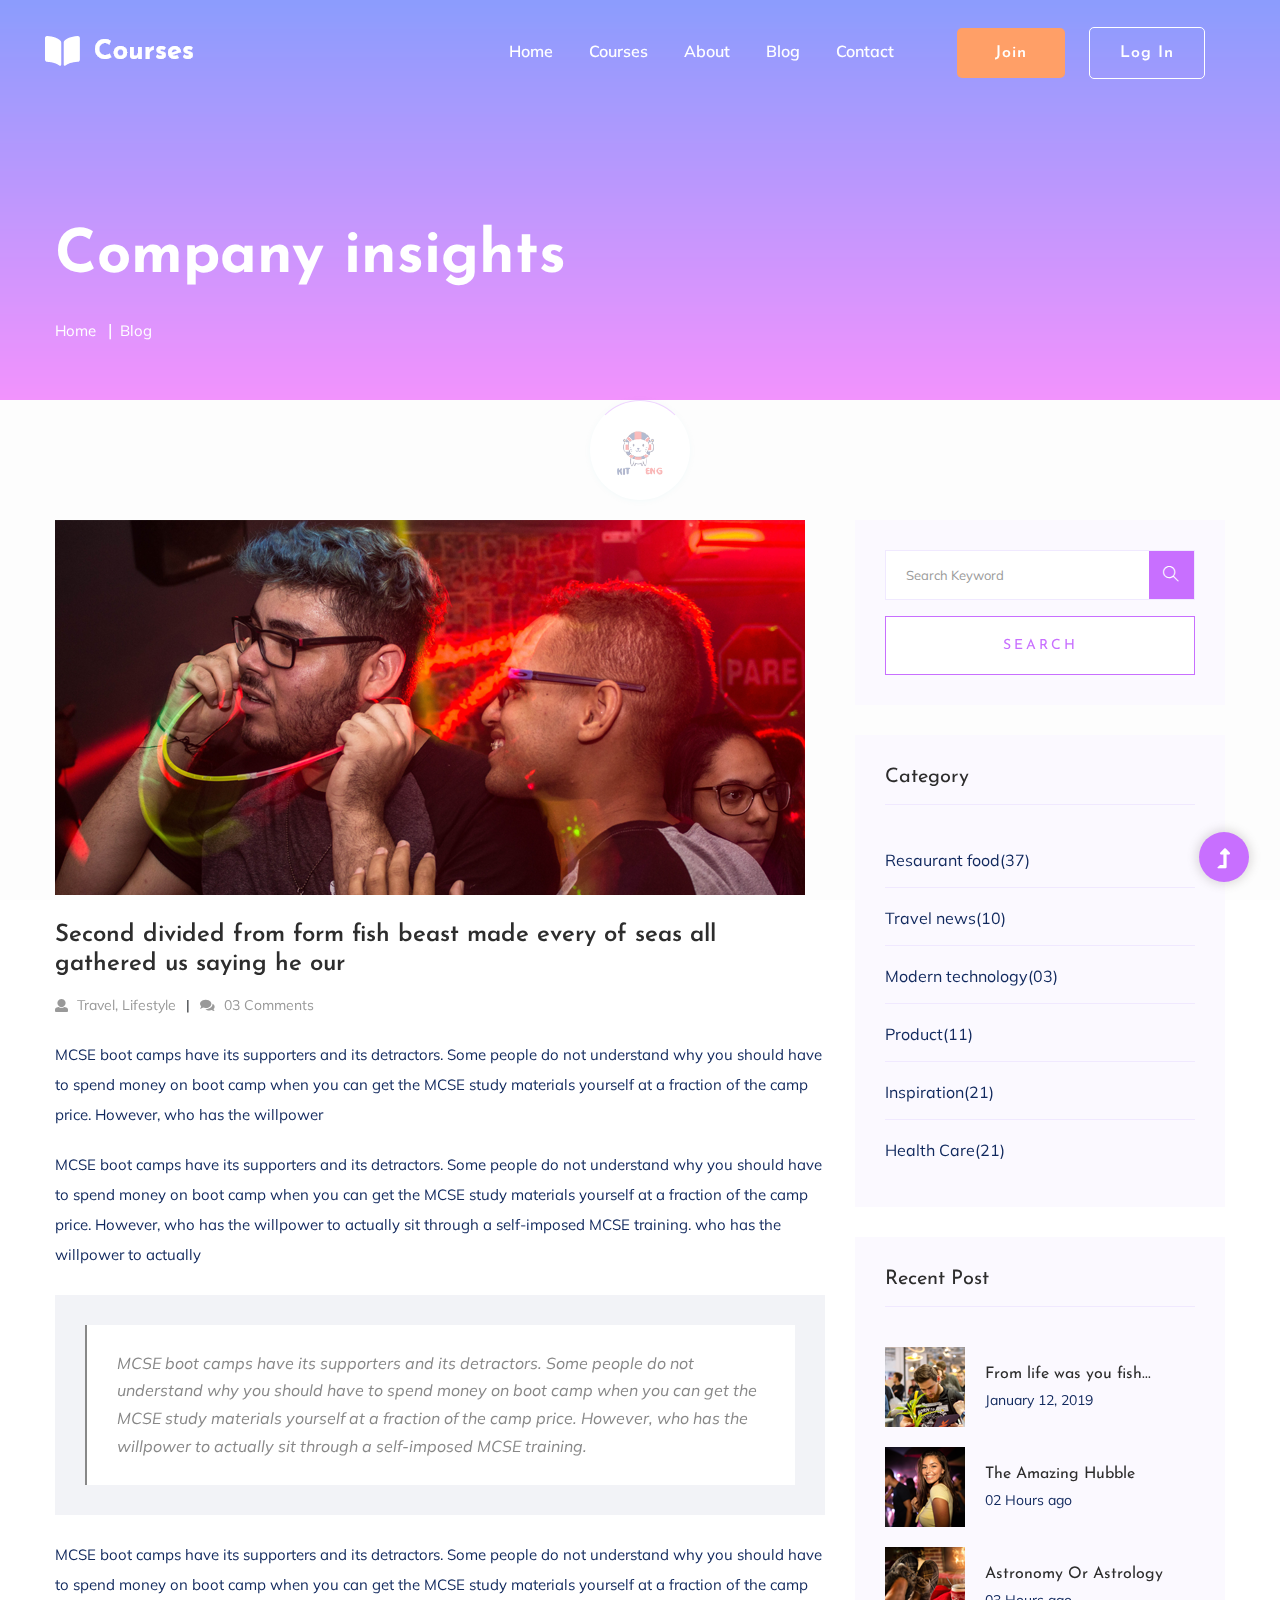
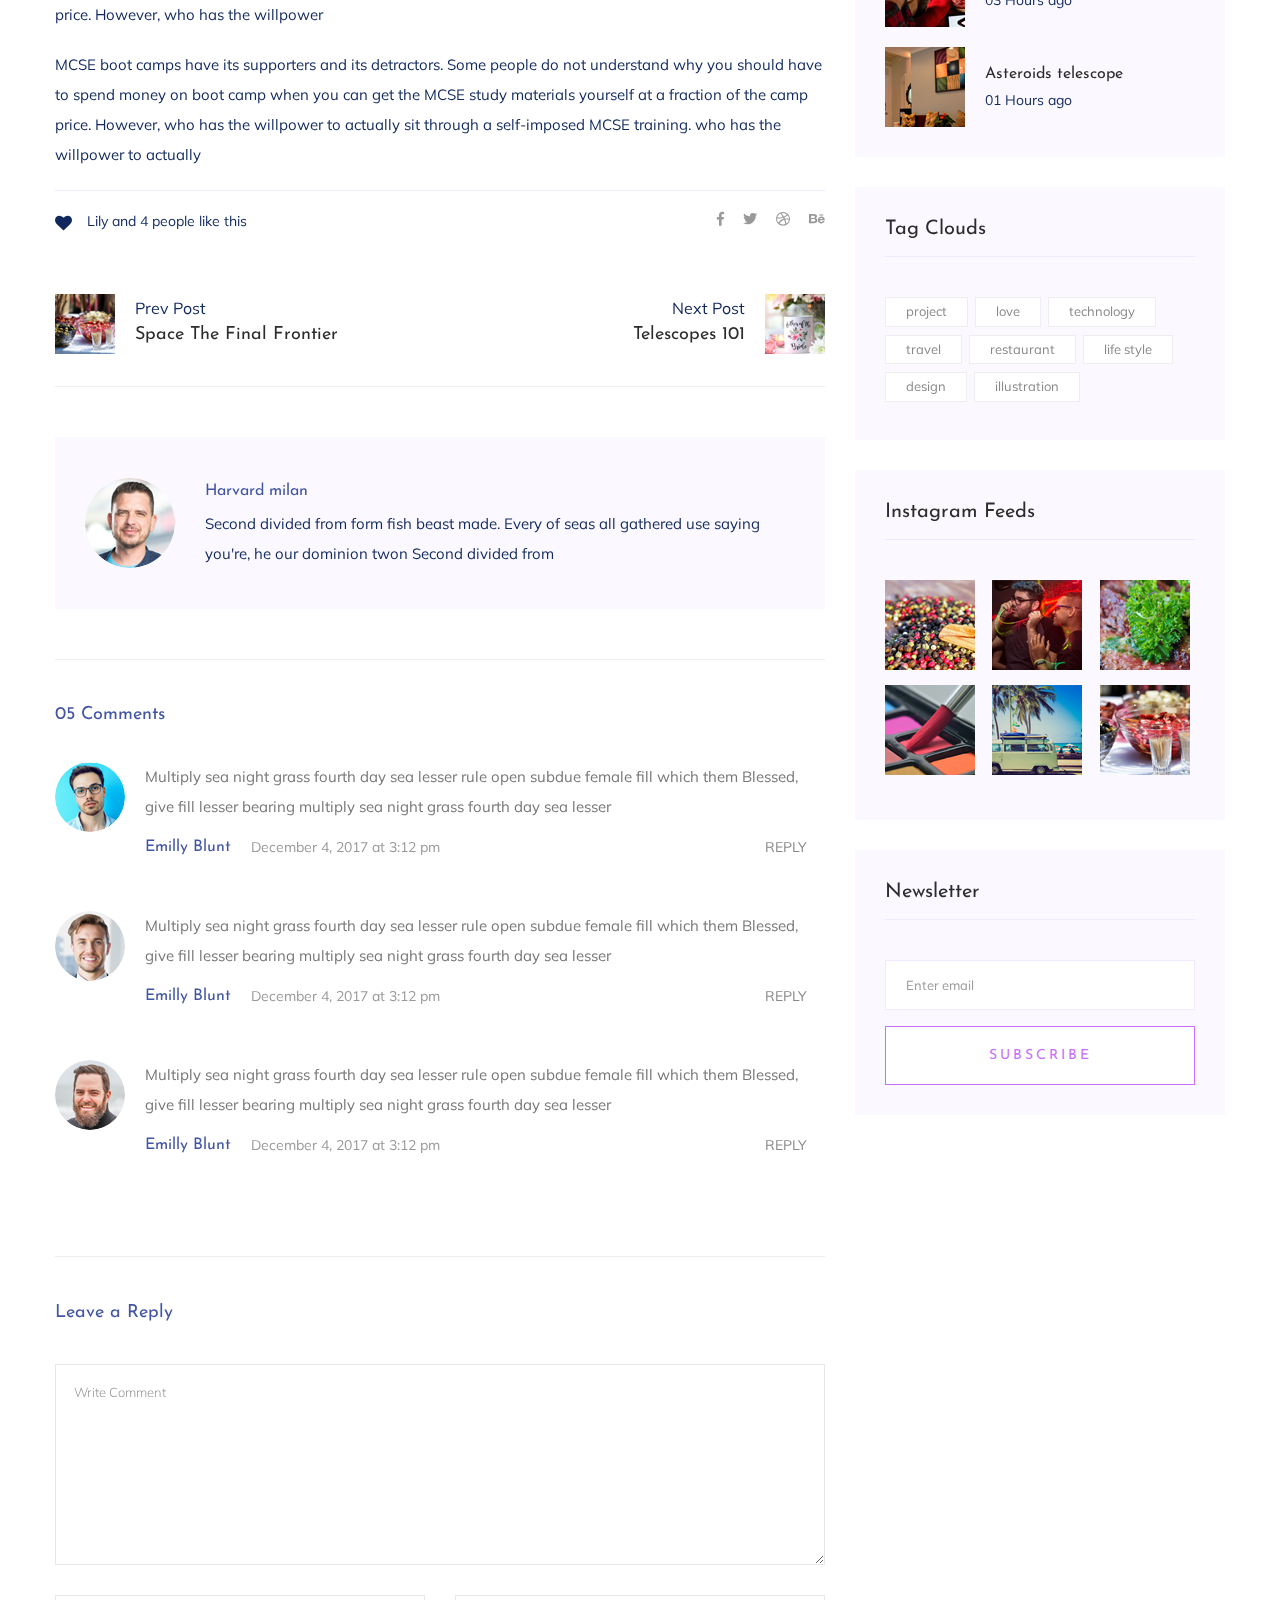
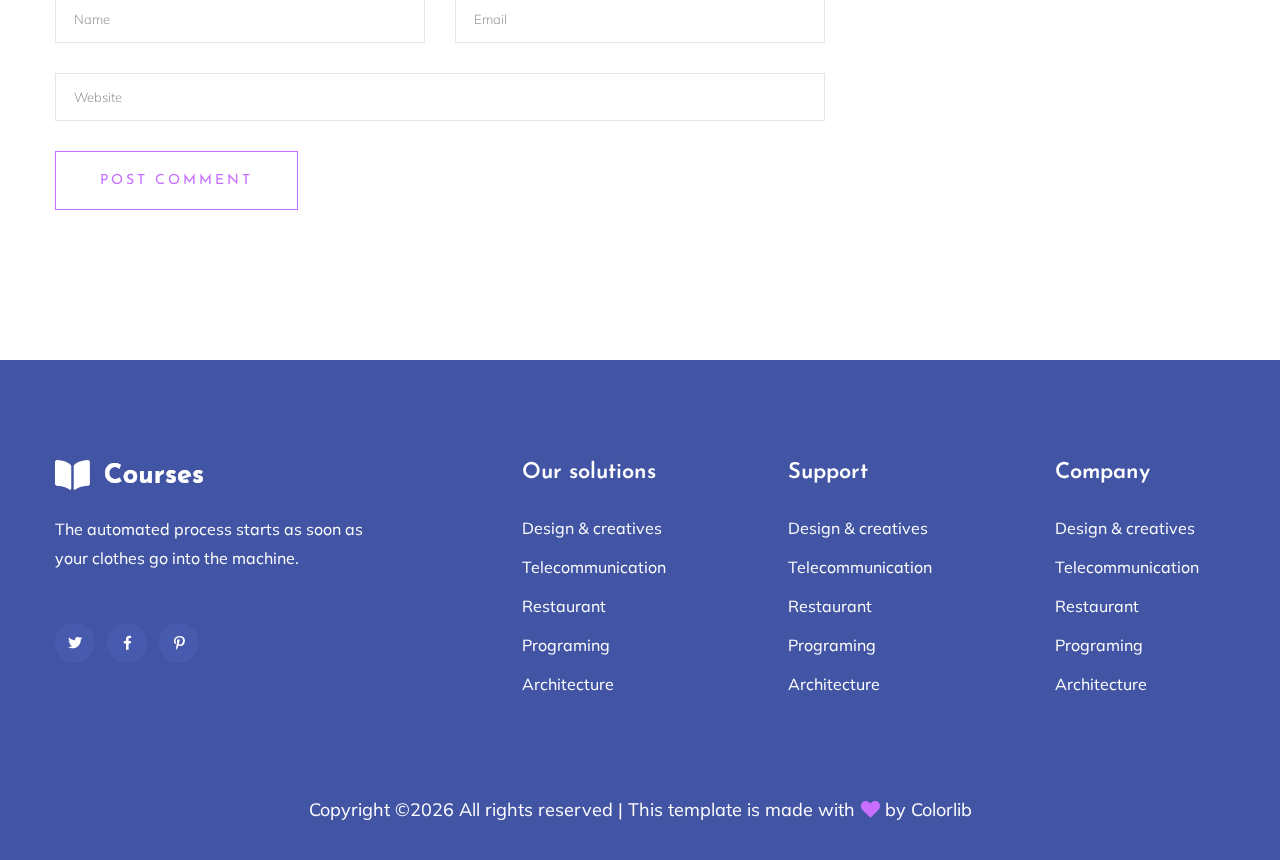
<file: blog_details.html>
<!doctype html>
<html class="no-js" lang="zxx">
<head>
   <meta charset="utf-8">
   <meta http-equiv="x-ua-compatible" content="ie=edge">
   <title>Courses | Education</title>
   <meta name="description" content="">
   <meta name="viewport" content="width=device-width, initial-scale=1">
   <link rel="shortcut icon" type="image/x-icon" href="assets/img/favicon.ico">

   <!-- CSS here -->
   <link rel="stylesheet" href="assets/css/bootstrap.min.css">
   <link rel="stylesheet" href="assets/css/owl.carousel.min.css">
   <link rel="stylesheet" href="assets/css/slicknav.css">
   <link rel="stylesheet" href="assets/css/animate.min.css">
   <link rel="stylesheet" href="assets/css/hamburgers.min.css">
   <link rel="stylesheet" href="assets/css/magnific-popup.css">
   <link rel="stylesheet" href="assets/css/fontawesome-all.min.css">
   <link rel="stylesheet" href="assets/css/themify-icons.css">
   <link rel="stylesheet" href="assets/css/slick.css">
   <link rel="stylesheet" href="assets/css/nice-select.css">
   <link rel="stylesheet" href="assets/css/style.css">
</head>

<body>
   <!--? Preloader Start -->
   <div id="preloader-active">
      <div class="preloader d-flex align-items-center justify-content-center">
        <div class="preloader-inner position-relative">
          <div class="preloader-circle"></div>
          <div class="preloader-img pere-text">
            <img src="assets/img/logo/loder.png" alt="">
         </div>
      </div>
   </div>
</div>
<!-- Preloader Start -->
<!-- Header Start -->
<div class="header-area header-transparent">
   <div class="main-header ">
      <div class="header-bottom  header-sticky">
         <div class="container-fluid">
            <div class="row align-items-center">
               <!-- Logo -->
               <div class="col-xl-2 col-lg-2">
                  <div class="logo">
                     <a href="index.html"><img src="assets/img/logo/logo.png" alt=""></a>
                  </div>
               </div>
               <div class="col-xl-10 col-lg-10">
                  <div class="menu-wrapper d-flex align-items-center justify-content-end">
                     <!-- Main-menu -->
                     <div class="main-menu d-none d-lg-block">
                        <nav>
                           <ul id="navigation">                                                                                          
                              <li class="active" ><a href="index.html">Home</a></li>
                              <li><a href="courses.html">Courses</a></li>
                              <li><a href="about.html">About</a></li>
                              <li><a href="#">Blog</a>
                                 <ul class="submenu">
                                    <li><a href="blog.html">Blog</a></li>
                                    <li><a href="blog_details.html">Blog Details</a></li>
                                    <li><a href="elements.html">Element</a></li>
                                 </ul>
                              </li>
                              <li><a href="contact.html">Contact</a></li>
                              <!-- Button -->
                              <li class="button-header margin-left "><a href="#" class="btn">Join</a></li>
                              <li class="button-header"><a href="login.html" class="btn btn3">Log in</a></li>
                           </ul>
                        </nav>
                     </div>
                  </div>
               </div> 
               <!-- Mobile Menu -->
               <div class="col-12">
                  <div class="mobile_menu d-block d-lg-none"></div>
               </div>
            </div>
         </div>
      </div>
   </div>
</div>
<!-- Header End -->
<main>
   <!--? slider Area Start-->
   <section class="slider-area slider-area2">
     <div class="slider-active">
       <!-- Single Slider -->
       <div class="single-slider slider-height2">
         <div class="container">
           <div class="row">
             <div class="col-xl-8 col-lg-11 col-md-12">
               <div class="hero__caption hero__caption2">
                 <h1 data-animation="bounceIn" data-delay="0.2s">Company insights</h1>
                 <!-- breadcrumb Start-->
                 <nav aria-label="breadcrumb">
                   <ol class="breadcrumb">
                     <li class="breadcrumb-item"><a href="index.html">Home</a></li>
                     <li class="breadcrumb-item"><a href="#">Blog</a></li> 
                  </ol>
               </nav>
               <!-- breadcrumb End -->
            </div>
         </div>
      </div>
   </div>          
</div>
</div>
</section>
<!--? Blog Area Start -->
<section class="blog_area single-post-area section-padding">
   <div class="container">
      <div class="row">
         <div class="col-lg-8 posts-list">
            <div class="single-post">
               <div class="feature-img">
                  <img class="img-fluid" src="assets/img/blog/single_blog_1.png" alt="">
               </div>
               <div class="blog_details">
                  <h2 style="color: #2d2d2d;">Second divided from form fish beast made every of seas
                     all gathered us saying he our
                  </h2>
                  <ul class="blog-info-link mt-3 mb-4">
                     <li><a href="#"><i class="fa fa-user"></i> Travel, Lifestyle</a></li>
                     <li><a href="#"><i class="fa fa-comments"></i> 03 Comments</a></li>
                  </ul>
                  <p class="excert">
                     MCSE boot camps have its supporters and its detractors. Some people do not understand why you
                     should have to spend money on boot camp when you can get the MCSE study materials yourself at a
                     fraction of the camp price. However, who has the willpower
                  </p>
                  <p>
                     MCSE boot camps have its supporters and its detractors. Some people do not understand why you
                     should have to spend money on boot camp when you can get the MCSE study materials yourself at a
                     fraction of the camp price. However, who has the willpower to actually sit through a
                     self-imposed MCSE training. who has the willpower to actually
                  </p>
                  <div class="quote-wrapper">
                     <div class="quotes">
                        MCSE boot camps have its supporters and its detractors. Some people do not understand why you
                        should have to spend money on boot camp when you can get the MCSE study materials yourself at
                        a fraction of the camp price. However, who has the willpower to actually sit through a
                        self-imposed MCSE training.
                     </div>
                  </div>
                  <p>
                     MCSE boot camps have its supporters and its detractors. Some people do not understand why you
                     should have to spend money on boot camp when you can get the MCSE study materials yourself at a
                     fraction of the camp price. However, who has the willpower
                  </p>
                  <p>
                     MCSE boot camps have its supporters and its detractors. Some people do not understand why you
                     should have to spend money on boot camp when you can get the MCSE study materials yourself at a
                     fraction of the camp price. However, who has the willpower to actually sit through a
                     self-imposed MCSE training. who has the willpower to actually
                  </p>
               </div>
            </div>
            <div class="navigation-top">
               <div class="d-sm-flex justify-content-between text-center">
                  <p class="like-info"><span class="align-middle"><i class="fa fa-heart"></i></span> Lily and 4
                  people like this</p>
                  <div class="col-sm-4 text-center my-2 my-sm-0">
                     <!-- <p class="comment-count"><span class="align-middle"><i class="fa fa-comment"></i></span> 06 Comments</p> -->
                  </div>
                  <ul class="social-icons">
                     <li><a href="https://www.facebook.com/sai4ull"><i class="fab fa-facebook-f"></i></a></li>
                     <li><a href="#"><i class="fab fa-twitter"></i></a></li>
                     <li><a href="#"><i class="fab fa-dribbble"></i></a></li>
                     <li><a href="#"><i class="fab fa-behance"></i></a></li>
                  </ul>
               </div>
               <div class="navigation-area">
                  <div class="row">
                     <div
                     class="col-lg-6 col-md-6 col-12 nav-left flex-row d-flex justify-content-start align-items-center">
                     <div class="thumb">
                        <a href="#">
                           <img class="img-fluid" src="assets/img/post/preview.png" alt="">
                        </a>
                     </div>
                     <div class="arrow">
                        <a href="#">
                           <span class="lnr text-white ti-arrow-left"></span>
                        </a>
                     </div>
                     <div class="detials">
                        <p>Prev Post</p>
                        <a href="#">
                           <h4 style="color: #2d2d2d;">Space The Final Frontier</h4>
                        </a>
                     </div>
                  </div>
                  <div
                  class="col-lg-6 col-md-6 col-12 nav-right flex-row d-flex justify-content-end align-items-center">
                  <div class="detials">
                     <p>Next Post</p>
                     <a href="#">
                        <h4 style="color: #2d2d2d;">Telescopes 101</h4>
                     </a>
                  </div>
                  <div class="arrow">
                     <a href="#">
                        <span class="lnr text-white ti-arrow-right"></span>
                     </a>
                  </div>
                  <div class="thumb">
                     <a href="#">
                        <img class="img-fluid" src="assets/img/post/next.png" alt="">
                     </a>
                  </div>
               </div>
            </div>
         </div>
      </div>
      <div class="blog-author">
         <div class="media align-items-center">
            <img src="assets/img/blog/author.png" alt="">
            <div class="media-body">
               <a href="#">
                  <h4>Harvard milan</h4>
               </a>
               <p>Second divided from form fish beast made. Every of seas all gathered use saying you're, he
               our dominion twon Second divided from</p>
            </div>
         </div>
      </div>
      <div class="comments-area">
         <h4>05 Comments</h4>
         <div class="comment-list">
            <div class="single-comment justify-content-between d-flex">
               <div class="user justify-content-between d-flex">
                  <div class="thumb">
                     <img src="assets/img/blog/comment_1.png" alt="">
                  </div>
                  <div class="desc">
                     <p class="comment">
                        Multiply sea night grass fourth day sea lesser rule open subdue female fill which them
                        Blessed, give fill lesser bearing multiply sea night grass fourth day sea lesser
                     </p>
                     <div class="d-flex justify-content-between">
                        <div class="d-flex align-items-center">
                           <h5>
                              <a href="#">Emilly Blunt</a>
                           </h5>
                           <p class="date">December 4, 2017 at 3:12 pm </p>
                        </div>
                        <div class="reply-btn">
                           <a href="#" class="btn-reply text-uppercase">reply</a>
                        </div>
                     </div>
                  </div>
               </div>
            </div>
         </div>
         <div class="comment-list">
            <div class="single-comment justify-content-between d-flex">
               <div class="user justify-content-between d-flex">
                  <div class="thumb">
                     <img src="assets/img/blog/comment_2.png" alt="">
                  </div>
                  <div class="desc">
                     <p class="comment">
                        Multiply sea night grass fourth day sea lesser rule open subdue female fill which them
                        Blessed, give fill lesser bearing multiply sea night grass fourth day sea lesser
                     </p>
                     <div class="d-flex justify-content-between">
                        <div class="d-flex align-items-center">
                           <h5>
                              <a href="#">Emilly Blunt</a>
                           </h5>
                           <p class="date">December 4, 2017 at 3:12 pm </p>
                        </div>
                        <div class="reply-btn">
                           <a href="#" class="btn-reply text-uppercase">reply</a>
                        </div>
                     </div>
                  </div>
               </div>
            </div>
         </div>
         <div class="comment-list">
            <div class="single-comment justify-content-between d-flex">
               <div class="user justify-content-between d-flex">
                  <div class="thumb">
                     <img src="assets/img/blog/comment_3.png" alt="">
                  </div>
                  <div class="desc">
                     <p class="comment">
                        Multiply sea night grass fourth day sea lesser rule open subdue female fill which them
                        Blessed, give fill lesser bearing multiply sea night grass fourth day sea lesser
                     </p>
                     <div class="d-flex justify-content-between">
                        <div class="d-flex align-items-center">
                           <h5>
                              <a href="#">Emilly Blunt</a>
                           </h5>
                           <p class="date">December 4, 2017 at 3:12 pm </p>
                        </div>
                        <div class="reply-btn">
                           <a href="#" class="btn-reply text-uppercase">reply</a>
                        </div>
                     </div>
                  </div>
               </div>
            </div>
         </div>
      </div>
      <div class="comment-form">
         <h4>Leave a Reply</h4>
         <form class="form-contact comment_form" action="#" id="commentForm">
            <div class="row">
               <div class="col-12">
                  <div class="form-group">
                     <textarea class="form-control w-100" name="comment" id="comment" cols="30" rows="9"
                     placeholder="Write Comment"></textarea>
                  </div>
               </div>
               <div class="col-sm-6">
                  <div class="form-group">
                     <input class="form-control" name="name" id="name" type="text" placeholder="Name">
                  </div>
               </div>
               <div class="col-sm-6">
                  <div class="form-group">
                     <input class="form-control" name="email" id="email" type="email" placeholder="Email">
                  </div>
               </div>
               <div class="col-12">
                  <div class="form-group">
                     <input class="form-control" name="website" id="website" type="text" placeholder="Website">
                  </div>
               </div>
            </div>
            <div class="form-group">
               <button type="submit" class="button button-contactForm btn_1 boxed-btn">Post Comment</button>
            </div>
         </form>
      </div>
   </div>
   <div class="col-lg-4">
      <div class="blog_right_sidebar">
         <aside class="single_sidebar_widget search_widget">
            <form action="#">
               <div class="form-group">
                  <div class="input-group mb-3">
                     <input type="text" class="form-control" placeholder='Search Keyword'
                     onfocus="this.placeholder = ''" onblur="this.placeholder = 'Search Keyword'">
                     <div class="input-group-append">
                        <button class="btns" type="button"><i class="ti-search"></i></button>
                     </div>
                  </div>
               </div>
               <button class="button rounded-0 primary-bg text-white w-100 btn_1 boxed-btn"
               type="submit">Search</button>
            </form>
         </aside>
         <aside class="single_sidebar_widget post_category_widget">
            <h4 class="widget_title" style="color: #2d2d2d;">Category</h4>
            <ul class="list cat-list">
               <li>
                  <a href="#" class="d-flex">
                     <p>Resaurant food</p>
                     <p>(37)</p>
                  </a>
               </li>
               <li>
                  <a href="#" class="d-flex">
                     <p>Travel news</p>
                     <p>(10)</p>
                  </a>
               </li>
               <li>
                  <a href="#" class="d-flex">
                     <p>Modern technology</p>
                     <p>(03)</p>
                  </a>
               </li>
               <li>
                  <a href="#" class="d-flex">
                     <p>Product</p>
                     <p>(11)</p>
                  </a>
               </li>
               <li>
                  <a href="#" class="d-flex">
                     <p>Inspiration</p>
                     <p>(21)</p>
                  </a>
               </li>
               <li>
                  <a href="#" class="d-flex">
                     <p>Health Care</p>
                     <p>(21)</p>
                  </a>
               </li>
            </ul>
         </aside>
         <aside class="single_sidebar_widget popular_post_widget">
            <h3 class="widget_title" style="color: #2d2d2d;">Recent Post</h3>
            <div class="media post_item">
               <img src="assets/img/post/post_1.png" alt="post">
               <div class="media-body">
                  <a href="blog_details.html">
                     <h3 style="color: #2d2d2d;">From life was you fish...</h3>
                  </a>
                  <p>January 12, 2019</p>
               </div>
            </div>
            <div class="media post_item">
               <img src="assets/img/post/post_2.png" alt="post">
               <div class="media-body">
                  <a href="blog_details.html">
                     <h3 style="color: #2d2d2d;">The Amazing Hubble</h3>
                  </a>
                  <p>02 Hours ago</p>
               </div>
            </div>
            <div class="media post_item">
               <img src="assets/img/post/post_3.png" alt="post">
               <div class="media-body">
                  <a href="blog_details.html">
                     <h3 style="color: #2d2d2d;">Astronomy Or Astrology</h3>
                  </a>
                  <p>03 Hours ago</p>
               </div>
            </div>
            <div class="media post_item">
               <img src="assets/img/post/post_4.png" alt="post">
               <div class="media-body">
                  <a href="blog_details.html">
                     <h3 style="color: #2d2d2d;">Asteroids telescope</h3>
                  </a>
                  <p>01 Hours ago</p>
               </div>
            </div>
         </aside>
         <aside class="single_sidebar_widget tag_cloud_widget">
            <h4 class="widget_title" style="color: #2d2d2d;">Tag Clouds</h4>
            <ul class="list">
               <li>
                  <a href="#">project</a>
               </li>
               <li>
                  <a href="#">love</a>
               </li>
               <li>
                  <a href="#">technology</a>
               </li>
               <li>
                  <a href="#">travel</a>
               </li>
               <li>
                  <a href="#">restaurant</a>
               </li>
               <li>
                  <a href="#">life style</a>
               </li>
               <li>
                  <a href="#">design</a>
               </li>
               <li>
                  <a href="#">illustration</a>
               </li>
            </ul>
         </aside>
         <aside class="single_sidebar_widget instagram_feeds">
            <h4 class="widget_title" style="color: #2d2d2d;">Instagram Feeds</h4>
            <ul class="instagram_row flex-wrap">
               <li>
                  <a href="#">
                     <img class="img-fluid" src="assets/img/post/post_5.png" alt="">
                  </a>
               </li>
               <li>
                  <a href="#">
                     <img class="img-fluid" src="assets/img/post/post_6.png" alt="">
                  </a>
               </li>
               <li>
                  <a href="#">
                     <img class="img-fluid" src="assets/img/post/post_7.png" alt="">
                  </a>
               </li>
               <li>
                  <a href="#">
                     <img class="img-fluid" src="assets/img/post/post_8.png" alt="">
                  </a>
               </li>
               <li>
                  <a href="#">
                     <img class="img-fluid" src="assets/img/post/post_9.png" alt="">
                  </a>
               </li>
               <li>
                  <a href="#">
                     <img class="img-fluid" src="assets/img/post/post_10.png" alt="">
                  </a>
               </li>
            </ul>
         </aside>
         <aside class="single_sidebar_widget newsletter_widget">
            <h4 class="widget_title" style="color: #2d2d2d;">Newsletter</h4>
            <form action="#">
               <div class="form-group">
                  <input type="email" class="form-control" onfocus="this.placeholder = ''"
                  onblur="this.placeholder = 'Enter email'" placeholder='Enter email' required>
               </div>
               <button class="button rounded-0 primary-bg text-white w-100 btn_1 boxed-btn" type="submit">Subscribe</button>
            </form>
         </aside>
      </div>
   </div>
</div>
</div>
</section>
<!-- Blog Area End -->
</main>
<footer>
   <div class="footer-wrappper footer-bg">
    <!-- Footer Start-->
    <div class="footer-area footer-padding">
      <div class="container">
        <div class="row justify-content-between">
          <div class="col-xl-4 col-lg-5 col-md-4 col-sm-6">
            <div class="single-footer-caption mb-50">
              <div class="single-footer-caption mb-30">
                <!-- logo -->
                <div class="footer-logo mb-25">
                  <a href="index.html"><img src="assets/img/logo/logo2_footer.png" alt=""></a>
               </div>
               <div class="footer-tittle">
                  <div class="footer-pera">
                    <p>The automated process starts as soon as your clothes go into the machine.</p>
                 </div>
              </div>
              <!-- social -->
              <div class="footer-social">
               <a href="#"><i class="fab fa-twitter"></i></a>
               <a href="https://bit.ly/sai4ull"><i class="fab fa-facebook-f"></i></a>
               <a href="#"><i class="fab fa-pinterest-p"></i></a>
            </div>
         </div>
      </div>
   </div>
   <div class="col-xl-2 col-lg-3 col-md-4 col-sm-5">
      <div class="single-footer-caption mb-50">
        <div class="footer-tittle">
          <h4>Our solutions</h4>
          <ul>
            <li><a href="#">Design & creatives</a></li>
            <li><a href="#">Telecommunication</a></li>
            <li><a href="#">Restaurant</a></li>
            <li><a href="#">Programing</a></li>
            <li><a href="#">Architecture</a></li>
         </ul>
      </div>
   </div>
</div>
<div class="col-xl-2 col-lg-4 col-md-4 col-sm-6">
   <div class="single-footer-caption mb-50">
     <div class="footer-tittle">
       <h4>Support</h4>
       <ul>
         <li><a href="#">Design & creatives</a></li>
         <li><a href="#">Telecommunication</a></li>
         <li><a href="#">Restaurant</a></li>
         <li><a href="#">Programing</a></li>
         <li><a href="#">Architecture</a></li>
      </ul>
   </div>
</div>
</div>
<div class="col-xl-2 col-lg-3 col-md-4 col-sm-6">
   <div class="single-footer-caption mb-50">
     <div class="footer-tittle">
       <h4>Company</h4>
       <ul>
         <li><a href="#">Design & creatives</a></li>
         <li><a href="#">Telecommunication</a></li>
         <li><a href="#">Restaurant</a></li>
         <li><a href="#">Programing</a></li>
         <li><a href="#">Architecture</a></li>
      </ul>
   </div>
</div>
</div>
</div>
</div>
</div>
<!-- footer-bottom area -->
<div class="footer-bottom-area">
   <div class="container">
     <div class="footer-border">
       <div class="row d-flex align-items-center">
         <div class="col-xl-12 ">
           <div class="footer-copy-right text-center">
             <p><!-- Link back to Colorlib can't be removed. Template is licensed under CC BY 3.0. -->
                Copyright &copy;<script>document.write(new Date().getFullYear());</script> All rights reserved | This template is made with <i class="fa fa-heart" aria-hidden="true"></i> by <a href="https://colorlib.com" target="_blank">Colorlib</a>
                <!-- Link back to Colorlib can't be removed. Template is licensed under CC BY 3.0. --></p>
             </div>
          </div>
       </div>
    </div>
 </div>
</div>
<!-- Footer End-->
</div>
</footer> 
<!-- Scroll Up -->

<div id="back-top" >
   <a title="Go to Top" href="#"> <i class="fas fa-level-up-alt"></i></a>
</div>

<!-- JS here -->

<script src="./assets/js/vendor/modernizr-3.5.0.min.js"></script>
<!-- Jquery, Popper, Bootstrap -->
<script src="./assets/js/vendor/jquery-1.12.4.min.js"></script>
<script src="./assets/js/popper.min.js"></script>
<script src="./assets/js/bootstrap.min.js"></script>
<!-- Jquery Mobile Menu -->
<script src="./assets/js/jquery.slicknav.min.js"></script>

<!-- Jquery Slick , Owl-Carousel Plugins -->
<script src="./assets/js/owl.carousel.min.js"></script>
<script src="./assets/js/slick.min.js"></script>
<!-- One Page, Animated-HeadLin -->
<script src="./assets/js/wow.min.js"></script>
<script src="./assets/js/animated.headline.js"></script>
<script src="./assets/js/jquery.magnific-popup.js"></script>

<!-- Date Picker -->
<script src="./assets/js/gijgo.min.js"></script>
<!-- Nice-select, sticky -->
<script src="./assets/js/jquery.nice-select.min.js"></script>
<script src="./assets/js/jquery.sticky.js"></script>

<!-- counter , waypoint,Hover Direction -->
<script src="./assets/js/jquery.counterup.min.js"></script>
<script src="./assets/js/waypoints.min.js"></script>
<script src="./assets/js/jquery.countdown.min.js"></script>
<script src="./assets/js/hover-direction-snake.min.js"></script>

<!-- contact js -->
<script src="./assets/js/contact.js"></script>
<script src="./assets/js/jquery.form.js"></script>
<script src="./assets/js/jquery.validate.min.js"></script>
<script src="./assets/js/mail-script.js"></script>
<script src="./assets/js/jquery.ajaxchimp.min.js"></script>

<!-- Jquery Plugins, main Jquery -->	
<script src="./assets/js/plugins.js"></script>
<script src="./assets/js/main.js"></script>

</body>
</html>
</file>
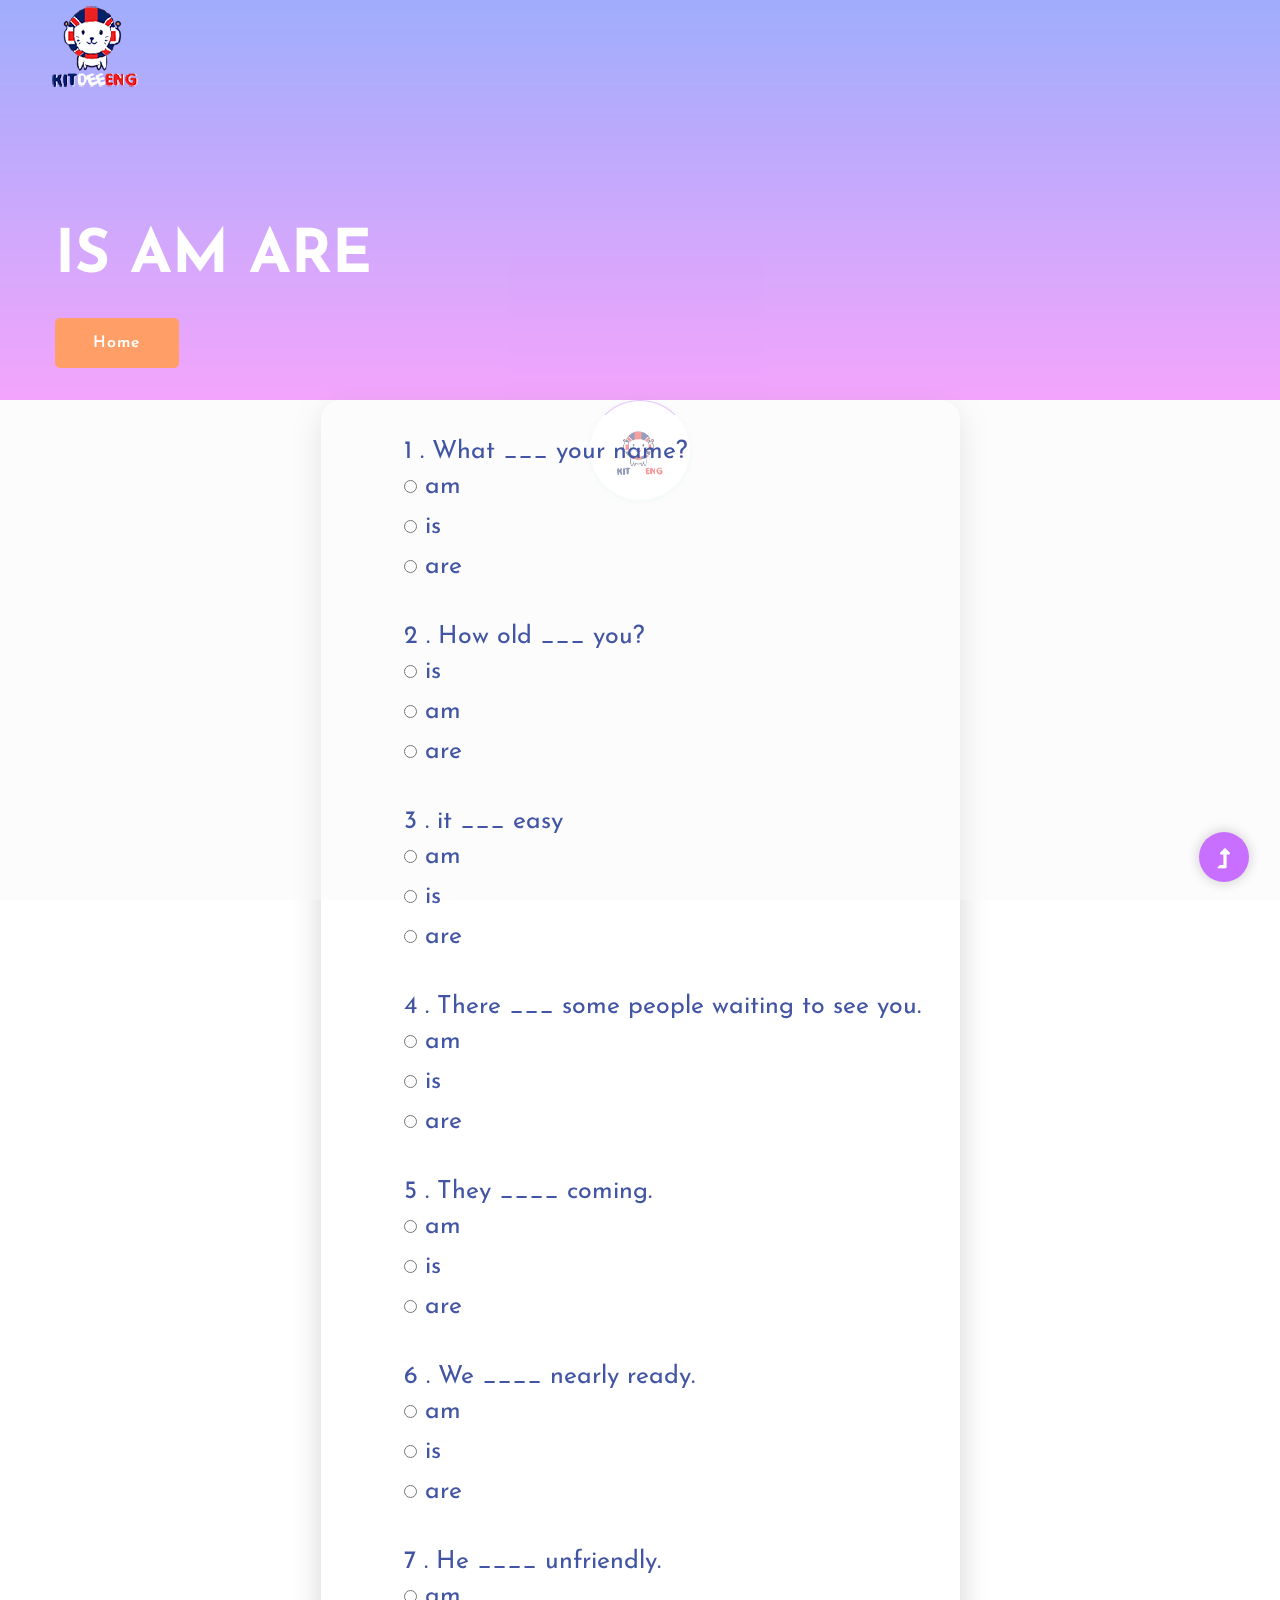
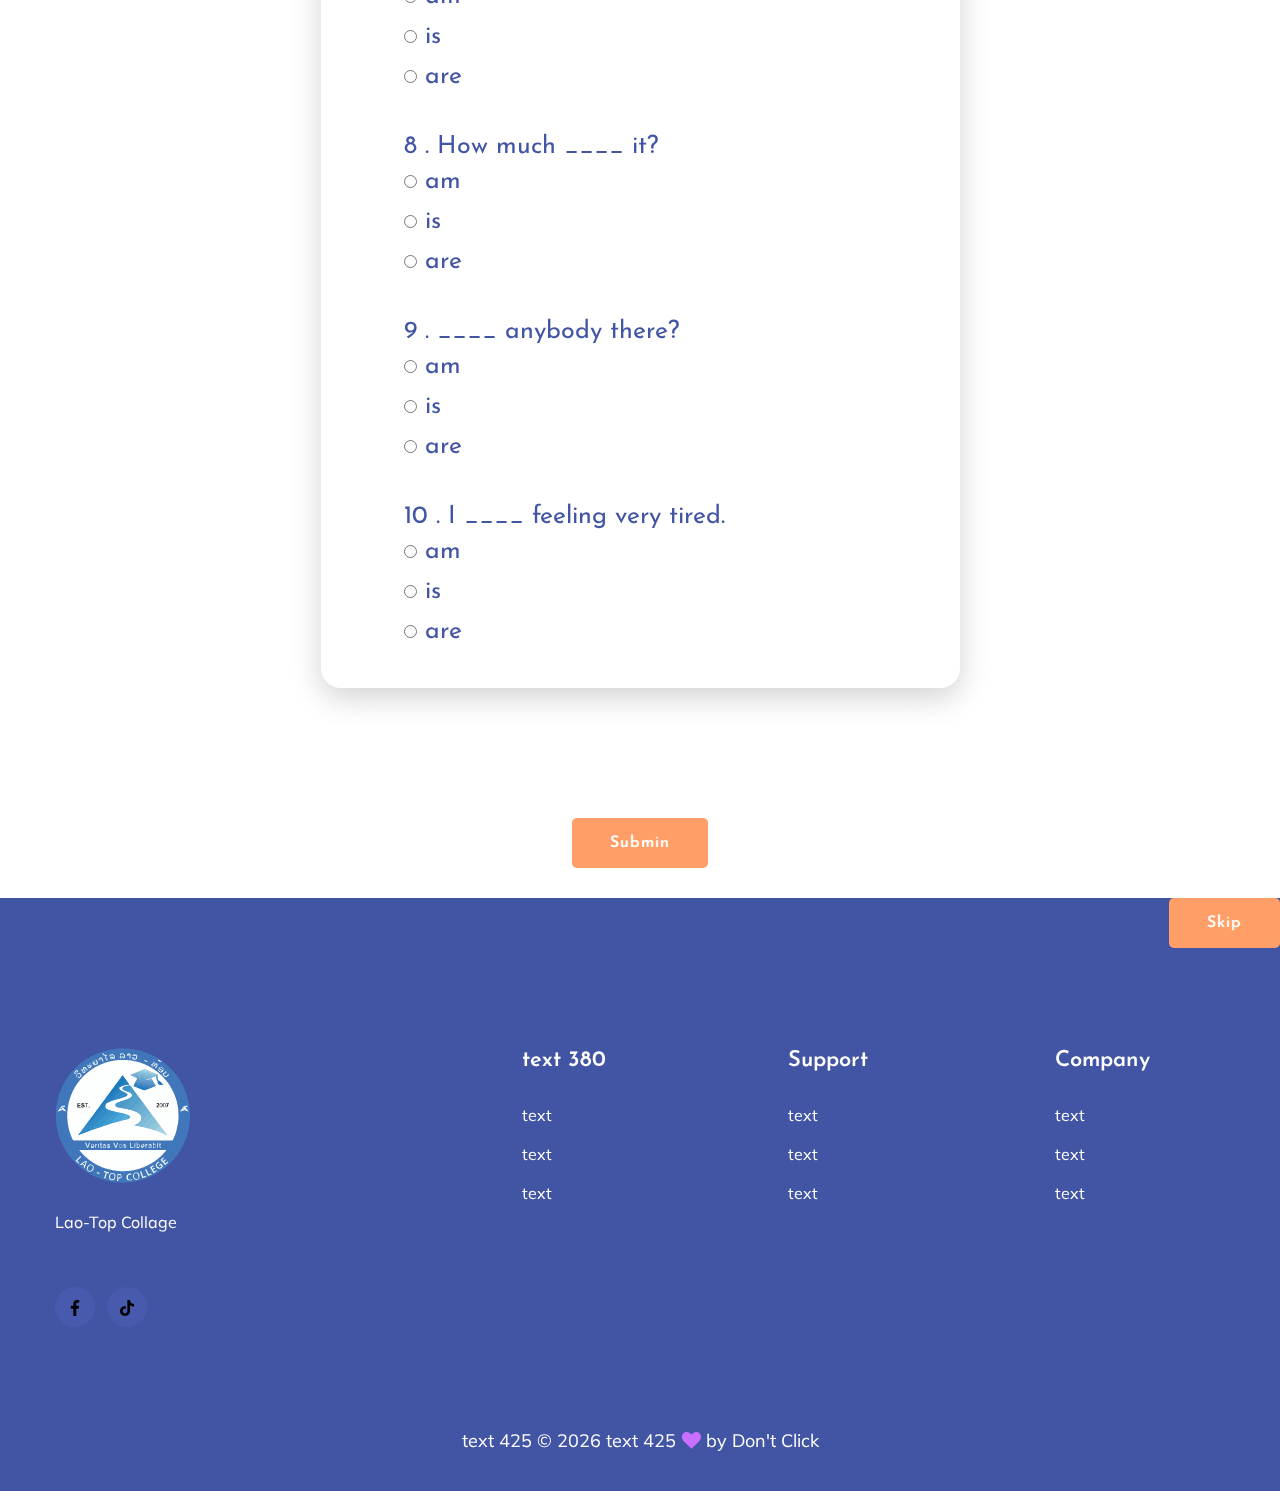
<file: c.html>
<!doctype html>
<html class="no-js" lang="zxx">

<head>
    <meta charset="utf-8">
    <meta http-equiv="x-ua-compatible" content="ie=edge">
    <title>C1</title>
    <meta name="description" content="">
    <meta name="viewport" content="width=device-width, initial-scale=1">
    <link rel="manifest" href="site.webmanifest">
    <link rel="shortcut icon" type="image/x-icon" href="pic/spiderman.png">

    <!-- CSS here -->
    <link rel="stylesheet" href="assets/css/bootstrap.min.css">
    <link rel="stylesheet" href="assets/css/owl.carousel.min.css">
    <link rel="stylesheet" href="assets/css/slicknav.css">
    <link rel="stylesheet" href="assets/css/flaticon.css">
    <link rel="stylesheet" href="assets/css/progressbar_barfiller.css">
    <link rel="stylesheet" href="assets/css/gijgo.css">
    <link rel="stylesheet" href="assets/css/animate.min.css">
    <link rel="stylesheet" href="assets/css/animated-headline.css">
    <link rel="stylesheet" href="assets/css/magnific-popup.css">
    <link rel="stylesheet" href="assets/css/fontawesome-all.min.css">
    <link rel="stylesheet" href="assets/css/themify-icons.css">
    <link rel="stylesheet" href="assets/css/slick.css">
    <link rel="stylesheet" href="assets/css/nice-select.css">
    <link rel="stylesheet" href="assets/css/style.css">
</head>

<body>
    <!-- ? Preloader Start -->
    <div id="preloader-active">
        <div class="preloader d-flex align-items-center justify-content-center">
            <div class="preloader-inner position-relative">
                <div class="preloader-circle"></div>
                <div class="preloader-img pere-text">
                    <img src="assets/img/logo/loder.png" alt="">
                </div>
            </div>
        </div>
    </div>
    <!-- Preloader Start -->
    <!-- Header Start -->
    <div class="header-area header-transparent">
        <div class="main-header ">
            <div class="header-bottom  header-sticky">
                <div class="container-fluid">
                    <div class="row align-items-center">
                        <!-- Logo -->
                        <div class="col-xl-2 col-lg-2">
                            <div class="logo">
                                <a href="index.html"><img src="pic/cat logo.png" alt=""></a>

                            </div>
                        </div>
                        <div class="col-xl-10 col-lg-10">
                            <div class="menu-wrapper d-flex align-items-center justify-content-end">
                                <!-- Main-menu -->
                                <div class="main-menu d-none d-lg-block">
                                   
                                </div>
                            </div>
                        </div>
                        <!-- Mobile Menu -->
                        <div class="col-12">
                            <div class="mobile_menu d-block d-lg-none"></div>
                        </div>
                    </div>
                </div>
            </div>
        </div>
    </div>
    <!-- Header End -->
    <main>
        <!--? slider Area Start-->
        <section class="slider-area slider-area2">
            <div class="slider-active">
                <!-- Single Slider -->
                <div class="single-slider slider-height2">
                    <div class="container">
                        <div class="row">
                            <div class="col-xl-8 col-lg-11 col-md-12">
                                <div class="hero__caption hero__caption2">
                                    <h1 data-animation="bounceIn" data-delay="0.2s">IS AM ARE</h1>
                                    <a href="index.html"><button class="btn hero-btn" data-animation="fadeInLeft"
                                            data-delay="0,9s">Home</button></a>

                                    <!-- breadcrumb Start-->
                                    <!-- <nav aria-label="breadcrumb">
                                        <ol class="breadcrumb">
                                            <li class="breadcrumb-item"><a href="index.html">Home</a></li>
                                            <li class="breadcrumb-item"><a href="#">about</a></li> 
                                        </ol>
                                    </nav> -->
                                    <!-- breadcrumb End -->
                                </div>
                            </div>
                        </div>
                    </div>
                </div>
            </div>
        </section>
        <div class="services-area services-area2 section-padding40">
            <div class="container">
                <div class="row justify-content-sm-center">
                    <div class="text-center">
                       

                        <div class="services-area ">
                            <div class="container">
                                <div class="row justify-content-sm-center ">
                                    <div class="">
                                        <div class="single-services mb-30 shadow-lg">
                                            <div class="features-icon">
                                                <form action="test.html" method="get">
                                                    <div class="container text-left features-caption">
                                                        <ol>

                                                            <div class="exercise mb-10 ">
                                                                <li ><h1 for="ex-1">1 . What ___ your name?</h1></li>
                                                                <label>
                                                                    <h1><input type="radio" name="answer1" value="am"> am</h1>
                                                                </label>
                                                                <br>
                                                                <label>
                                                                    <h1><input type="radio" name="answer1" value="true"> is</h1>
                                                                </label>
                                                                <br>
                                                                <label>
                                                                    <h1><input type="radio" name="answer1" value="are"> are</h1>
                                                                </label>

                                                            </div>
                                                            <div class="mb-30"> </div>
                                                            <!-- =============================== -->
                                                            <div class="exercise ">
                                                                <li><h1 for="ex-1">2 . How old ___ you?</h1></li>
                                                                <label>
                                                                    <h1><input type="radio" name="answer2" value="is"> is</h1>
                                                                </label>
                                                                <br>
                                                                <label>
                                                                    <h1><input type="radio" name="answer2" value="am"> am</h1>
                                                                </label>
                                                                <br>
                                                                <label>
                                                                    <h1><input type="radio" name="answer2" value="true"> are</h1>
                                                                </label>
                                                            </div>
                                                            <div class="mb-30"> </div>
                                                            <!-- ======================================== -->
                                                            <div class="exercise ">
                                                                <li><h1 for="ex-1">3 . it ___ easy</h1></li>
                                                                <label>
                                                                    <h1><input type="radio" name="answer3" value="am"> am</h1>
                                                                </label>
                                                                <br>
                                                                <label>
                                                                    <h1><input type="radio" name="answer3" value="true"> is</h1>
                                                                </label>
                                                                <br>
                                                                <label>
                                                                    <h1><input type="radio" name="answer3" value="are"> are</h1>
                                                                </label>
                                                            </div>
                                                            <div class="mb-30"> </div>
                                                            <!-- ======================================== -->
                                                            <div class="exercise ">
                                                                <li><h1 for="ex-1">4 . There ___ some people waiting to see you.</h1></li>
                                                                <label>
                                                                    <h1><input type="radio" name="answer4" value="am"> am</h1>
                                                                </label>
                                                                <br>
                                                                <label>
                                                                    <h1><input type="radio" name="answer4" value="is"> is</h1>
                                                                </label>
                                                                <br>
                                                                <label>
                                                                    <h1><input type="radio" name="answer4" value="true"> are</h1>
                                                                </label>
                                                            </div>
                                                            <div class="mb-30"> </div>
                                                            <!-- ======================================== -->
                                                            <div class="exercise ">
                                                                <li><h1 for="ex-1">5 . They ____ coming.</h1></li>
                                                                <label>
                                                                    <h1><input type="radio" name="answer5" value="am"> am</h1>
                                                                </label>
                                                                <br>
                                                                <label>
                                                                    <h1><input type="radio" name="answer5" value="is"> is</h1>
                                                                </label>
                                                                <br>
                                                                <label>
                                                                    <h1><input type="radio" name="answer5" value="true"> are</h1>
                                                                </label>
                                                            </div>
                                                            <div class="mb-30"> </div>
                                                            <!-- ======================================== -->
                                                            <div class="exercise ">
                                                                <li><h1 for="ex-1">6 . We ____ nearly ready.</h1></li>
                                                                <label>
                                                                    <h1><input type="radio" name="answer6" value="am"> am</h1>
                                                                </label>
                                                                <br>
                                                                <label>
                                                                    <h1><input type="radio" name="answer6" value="is"> is</h1>
                                                                </label>
                                                                <br>
                                                                <label>
                                                                    <h1><input type="radio" name="answer6" value="true"> are</h1>
                                                                </label>
                                                            </div>
                                                            <div class="mb-30"> </div>
                                                            <!-- ======================================== -->
                                                            <div class="exercise ">
                                                                <li><h1 for="ex-1">7 . He ____ unfriendly.</h1></li>
                                                                <label>
                                                                    <h1><input type="radio" name="answer7" value="am"> am</h1>
                                                                </label>
                                                                <br>
                                                                <label>
                                                                    <h1><input type="radio" name="answer7" value="true"> is</h1>
                                                                </label>
                                                                <br>
                                                                <label>
                                                                    <h1><input type="radio" name="answer7" value="are"> are</h1>
                                                                </label>
                                                            </div>
                                                            <div class="mb-30"> </div>
                                                            <!-- ======================================== -->
                                                            <div class="exercise ">
                                                                <li><h1 for="ex-1">8 . How much ____ it?</h1></li>
                                                                <label>
                                                                    <h1><input type="radio" name="answer8" value="am"> am</h1>
                                                                </label>
                                                                <br>
                                                                <label>
                                                                    <h1><input type="radio" name="answer8" value="true"> is</h1>
                                                                </label>
                                                                <br>
                                                                <label>
                                                                    <h1><input type="radio" name="answer8" value="are"> are</h1>
                                                                </label>
                                                            </div>
                                                            <div class="mb-30"> </div>
                                                            <!-- ======================================== -->
                                                            <div class="exercise ">
                                                                <li><h1 for="ex-1">9 . ____ anybody there?</h1></li>
                                                                <label>
                                                                    <h1><input type="radio" name="answer9" value="am"> am</h1>
                                                                </label>
                                                                <br>
                                                                <label>
                                                                    <h1><input type="radio" name="answer9" value="true"> is</h1>
                                                                </label>
                                                                <br>
                                                                <label>
                                                                    <h1><input type="radio" name="answer9" value="are"> are</h1>
                                                                </label>
                                                            </div>
                                                            <div class="mb-30"> </div>
                                                            <!-- ======================================== -->
                                                            <div class="exercise ">
                                                                <li><h1 for="ex-1">10 . I ____ feeling very tired.</h1></li>
                                                                <label>
                                                                    <h1><input type="radio" name="answer10" value="true"> am</h1>
                                                                </label>
                                                                <br>
                                                                <label>
                                                                    <h1><input type="radio" name="answer10" value="is"> is</h1>
                                                                </label>
                                                                <br>
                                                                <label>
                                                                    <h1><input type="radio" name="answer10" value="are"> are</h1>
                                                                </label>
                                                            </div>
                                                        </ol>
                                                        

                                                    </div>
                                                </form>
                                            </div>
                                        </div>
                                    </div>


                                </div>
                            </div>
                        </div>
                        

                       

                        </form>
                        
                    </div>
                </div>
            </div>
        </div>
        </div>
       
    </main>
    <footer>
        <div class="text-center mb-30">
            <button class="btn hero-btn " id="submitBtn" data-animation="fadeInLeft" data-delay="0,9s">submin</button>
        </div>
        <div class="footer-wrappper footer-bg ">
            <!-- Footer Start-->

            <div class="text-right">
                <a href="c2.html"><button class="btn hero-btn" data-animation="fadeInLeft" data-delay="0,9s">Skip</button></a>
                
            </div>
            <div class="footer-area footer-padding">
                
                <div class="container">
                    <div class="row justify-content-between">
                        <div class="col-xl-4 col-lg-5 col-md-4 col-sm-6">
                            <div class="single-footer-caption mb-50">
                                <div class="single-footer-caption mb-30">
                                    <!-- logo -->
                                    <div class="footer-logo mb-25">
                                        <a onclick=" window.open('http://www.facebook.com/LaoTopCollege','_blank')"><img src="pic/Untitled-5.png" alt=""></a>
                                    </div>
                                    <div class="footer-tittle">
                                        <div class="footer-pera">
                                            <p>Lao-Top Collage</p>
                                        </div>
                                    </div>
                                    <!-- social -->
                                    <div class="footer-social">
                                        <!-- <a href="#"><i class="fab fa-twitter"></i></a> -->
                                        <a onclick=" window.open('http://www.facebook.com/LaoTopCollege','_blank')"><i><img
                                                    src="pic/facebook-app-symbol.png" alt=""></i></a>
                                        <!-- <a href="#"><i class="fab fa-pinterest-p"></i></a> -->


                                        <a onclick=" window.open('http://www.tiktok.com/@laotopcollege','_blank')"><i><img
                                                    src="pic/tik-tok.png" alt=""></i></a>

                                    </div>
                                </div>
                            </div>
                        </div>
                        <div class="col-xl-2 col-lg-3 col-md-4 col-sm-5">
                            <div class="single-footer-caption mb-50">
                                <div class="footer-tittle">
                                    <h4>text 380</h4>
                                    <ul>
                                        <li><a href="#">text</a></li>
                                        <li><a href="#">text</a></li>
                                        <li><a href="#">text</a></li>

                                    </ul>
                                </div>
                            </div>
                        </div>
                        <div class="col-xl-2 col-lg-4 col-md-4 col-sm-6">
                            <div class="single-footer-caption mb-50">
                                <div class="footer-tittle">
                                    <h4>Support</h4>
                                    <ul>
                                        <li><a href="#">text</a></li>
                                        <li><a href="#">text</a></li>
                                        <li><a href="#">text</a></li>
                                    </ul>
                                </div>
                            </div>
                        </div>
                        <div class="col-xl-2 col-lg-3 col-md-4 col-sm-6">
                            <div class="single-footer-caption mb-50">
                                <div class="footer-tittle">
                                    <h4>Company</h4>
                                    <ul>
                                        <li><a href="#">text</a></li>
                                        <li><a href="#">text</a></li>
                                        <li><a href="#">text</a></li>
                                    </ul>
                                </div>
                            </div>
                        </div>
                    </div>
                </div>
            </div>
            <!-- footer-bottom area -->
            <div class="footer-bottom-area">
                <div class="container">
                    <div class="footer-border">
                        <div class="row d-flex align-items-center">
                            <div class="col-xl-12 ">
                                <div class="footer-copy-right text-center">
                                    <p><!-- Link back to Colorlib can't be removed. Template is licensed under CC BY 3.0. -->
                                        text 425 &copy;
                                        <script>document.write(new Date().getFullYear());</script> text 425 <i
                                            class="fa fa-heart" aria-hidden="true"></i> by <a href="" target="_blank"
                                            onclick=" window.open('http://youtu.be/GBIIQ0kP15E','_blank')">Don't
                                            Click</a>
                                        <!-- Link back to Colorlib can't be removed. Template is licensed under CC BY 3.0. -->
                                    </p>

                                    <!-- Footer End-->
                                </div>
                            </div>
                        </div>
                    </div>
                </div>
            </div>

        </div>
    </footer>
    <!-- Scroll Up -->
    <div id="back-top">
        <a title="Go to Top" href="#"> <i class="fas fa-level-up-alt"></i></a>
    </div>

    <!-- JS here -->
    <script src="./assets/js/vendor/modernizr-3.5.0.min.js"></script>
    <!-- Jquery, Popper, Bootstrap -->
    <script src="./assets/js/vendor/jquery-1.12.4.min.js"></script>
    <script src="./assets/js/popper.min.js"></script>
    <script src="./assets/js/bootstrap.min.js"></script>
    <!-- Jquery Mobile Menu -->
    <script src="./assets/js/jquery.slicknav.min.js"></script>

    <!-- Jquery Slick , Owl-Carousel Plugins -->
    <script src="./assets/js/owl.carousel.min.js"></script>
    <script src="./assets/js/slick.min.js"></script>
    <!-- One Page, Animated-HeadLin -->
    <script src="./assets/js/wow.min.js"></script>
    <script src="./assets/js/animated.headline.js"></script>
    <script src="./assets/js/jquery.magnific-popup.js"></script>

    <!-- Date Picker -->
    <script src="./assets/js/gijgo.min.js"></script>
    <!-- Nice-select, sticky -->
    <script src="./assets/js/jquery.nice-select.min.js"></script>
    <script src="./assets/js/jquery.sticky.js"></script>
    <!-- Progress -->
    <script src="./assets/js/jquery.barfiller.js"></script>

    <!-- counter , waypoint,Hover Direction -->
    <script src="./assets/js/jquery.counterup.min.js"></script>
    <script src="./assets/js/waypoints.min.js"></script>
    <script src="./assets/js/jquery.countdown.min.js"></script>
    <script src="./assets/js/hover-direction-snake.min.js"></script>

    <!-- contact js -->
    <script src="./assets/js/contact.js"></script>
    <script src="./assets/js/jquery.form.js"></script>
    <script src="./assets/js/jquery.validate.min.js"></script>
    <script src="./assets/js/mail-script.js"></script>
    <script src="./assets/js/jquery.ajaxchimp.min.js"></script>

    <!-- Jquery Plugins, main Jquery -->
    <script src="./assets/js/plugins.js"></script>
    <script src="./assets/js/main.js"></script>


    <script>
        function checkAnswer() {
            // Get the value of the selected checkboxes
            var selectedAnswer1 = document.querySelector('input[name="answer1"]:checked').value;
            var selectedAnswer2 = document.querySelector('input[name="answer2"]:checked').value;
            var selectedAnswer3 = document.querySelector('input[name="answer3"]:checked').value;
            var score = 0;
            // Check if the selected answers are correct
            if (selectedAnswer1 === 'is') {
                // Increment the score by 1
                score += 1;
            }
            if (selectedAnswer2 === 'are') {
                // Increment the score by 1
                score += 1;
            }
            if (selectedAnswer3 === 'do') {
                // Increment the score by 1
                score += 1;
            }

            // Update the score display
            document.getElementById('score').textContent = score + " / 10";


        }
    </script>

    <script>
        function checkAnswer() {
            let answer01 = document.querySelector('input[name="answer1"]:checked');
            let answer02 = document.querySelector('input[name="answer2"]:checked');
            let answer03 = document.querySelector('input[name="answer3"]:checked');
            let answer04 = document.querySelector('input[name="answer4"]:checked');
            let answer05 = document.querySelector('input[name="answer5"]:checked');
            let answer06 = document.querySelector('input[name="answer6"]:checked');
            let answer07 = document.querySelector('input[name="answer7"]:checked');
            let answer08 = document.querySelector('input[name="answer8"]:checked');
            let answer09 = document.querySelector('input[name="answer9"]:checked');
            let answer10 = document.querySelector('input[name="answer10"]:checked');
            
            
            let score = 0;
            let answer = document.getElementsByClassName('exercise');

            if (answer01.value === "true") {
                score += 10;
            }
            if (answer02.value === "true") {
                score += 10;
            }
            if (answer03.value === "true") {
                score += 10;
            }
            if (answer04.value === "true") {
                score += 10;
            }
            if (answer05.value === "true") {
                score += 10;
            }
            if (answer06.value === "true") {
                score += 10;
            }
            if (answer07.value === "true") {
                score += 10;
            }
            if (answer08.value === "true") {
                score += 10;
            }
            if (answer09.value === "true") {
                score += 10;
            }
            if (answer10.value === "true") {
                score += 10;
            }
            localStorage.setItem('score', score);

        }


        document.getElementById('submitBtn').addEventListener('click', function (event) {
            event.preventDefault();
            checkAnswer();
            window.location.href = "test.html?score=" + localStorage.getItem('score');
        });


    </script>
</body>

</html>
</file>
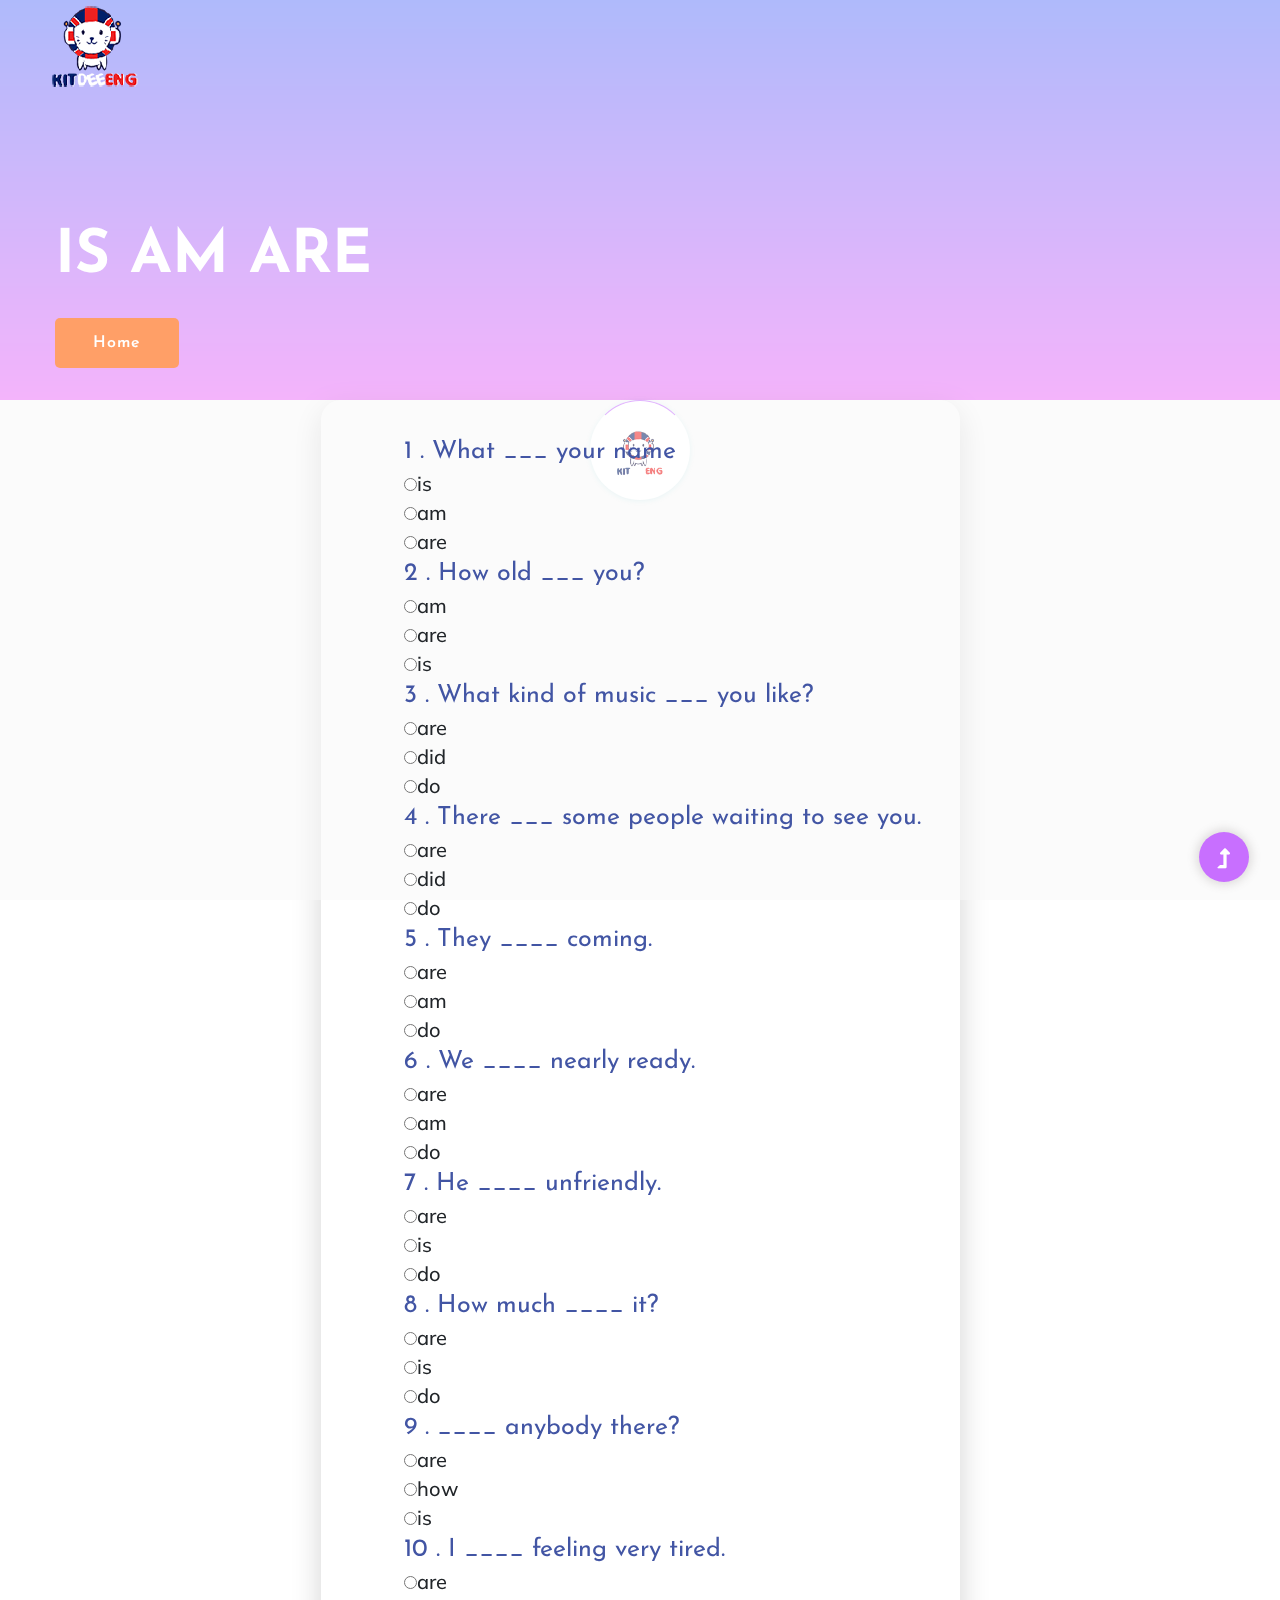
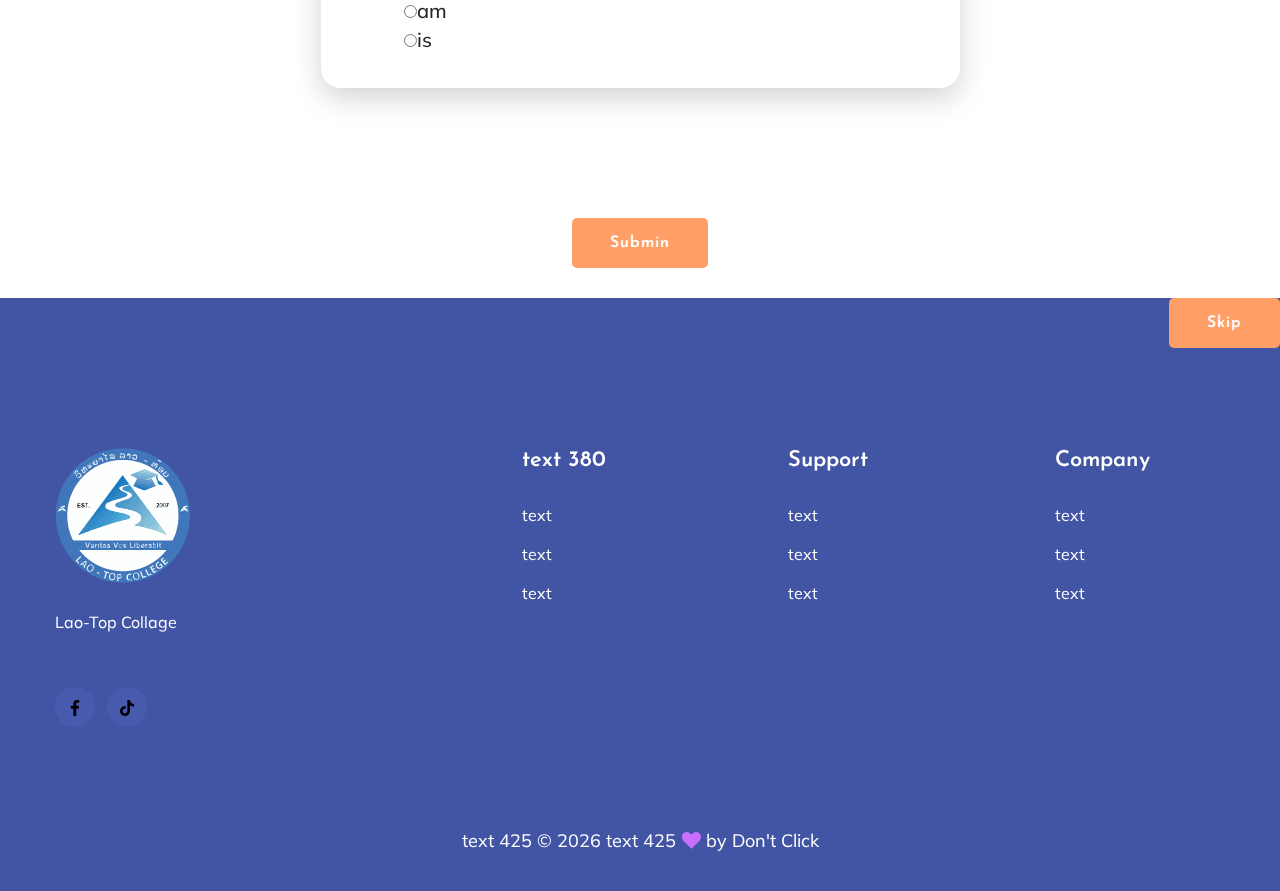
<file: c1.html>
<!doctype html>
<html class="no-js" lang="zxx">

<head>
    <meta charset="utf-8">
    <meta http-equiv="x-ua-compatible" content="ie=edge">
    <title>C1</title>
    <meta name="description" content="">
    <meta name="viewport" content="width=device-width, initial-scale=1">
    <link rel="manifest" href="site.webmanifest">
    <link rel="shortcut icon" type="image/x-icon" href="pic/spiderman.png">

    <!-- CSS here -->
    <link rel="stylesheet" href="assets/css/bootstrap.min.css">
    <link rel="stylesheet" href="assets/css/owl.carousel.min.css">
    <link rel="stylesheet" href="assets/css/slicknav.css">
    <link rel="stylesheet" href="assets/css/flaticon.css">
    <link rel="stylesheet" href="assets/css/progressbar_barfiller.css">
    <link rel="stylesheet" href="assets/css/gijgo.css">
    <link rel="stylesheet" href="assets/css/animate.min.css">
    <link rel="stylesheet" href="assets/css/animated-headline.css">
    <link rel="stylesheet" href="assets/css/magnific-popup.css">
    <link rel="stylesheet" href="assets/css/fontawesome-all.min.css">
    <link rel="stylesheet" href="assets/css/themify-icons.css">
    <link rel="stylesheet" href="assets/css/slick.css">
    <link rel="stylesheet" href="assets/css/nice-select.css">
    <link rel="stylesheet" href="assets/css/style.css">

    
</head>

<body>
    <!-- ? Preloader Start -->
    <div id="preloader-active">
        <div class="preloader d-flex align-items-center justify-content-center">
            <div class="preloader-inner position-relative">
                <div class="preloader-circle"></div>
                <div class="preloader-img pere-text">
                    <img src="assets/img/logo/loder.png" alt="">
                </div>
            </div>
        </div>
    </div>
    <!-- Preloader Start -->
    <!-- Header Start -->
    <div class="header-area header-transparent">
        <div class="main-header ">
            <div class="header-bottom  header-sticky">
                <div class="container-fluid">
                    <div class="row align-items-center">
                        <!-- Logo -->
                        <div class="col-xl-2 col-lg-2">
                            <div class="logo">
                                <a href="index.html"><img src="pic/cat logo.png" alt=""></a>

                            </div>
                        </div>
                        <div class="col-xl-10 col-lg-10">
                            <div class="menu-wrapper d-flex align-items-center justify-content-end">
                                <!-- Main-menu -->
                                <div class="main-menu d-none d-lg-block">
                                   
                                </div>
                            </div>
                        </div>
                        <!-- Mobile Menu -->
                        <div class="col-12">
                            <div class="mobile_menu d-block d-lg-none"></div>
                        </div>
                    </div>
                </div>
            </div>
        </div>
    </div>
    <!-- Header End -->
    <main>
        <!--? slider Area Start-->
        <section class="slider-area slider-area2">
            <div class="slider-active">
                <!-- Single Slider -->
                <div class="single-slider slider-height2">
                    <div class="container">
                        <div class="row">
                            <div class="col-xl-8 col-lg-11 col-md-12">
                                <div class="hero__caption hero__caption2">
                                    <h1 data-animation="bounceIn" data-delay="0.2s">IS AM ARE</h1>
                                    <a href="index.html"><button class="btn hero-btn" data-animation="fadeInLeft"
                                            data-delay="0,9s">Home</button></a>

                                    <!-- breadcrumb Start-->
                                    <!-- <nav aria-label="breadcrumb">
                                        <ol class="breadcrumb">
                                            <li class="breadcrumb-item"><a href="index.html">Home</a></li>
                                            <li class="breadcrumb-item"><a href="#">about</a></li> 
                                        </ol>
                                    </nav> -->
                                    <!-- breadcrumb End -->
                                </div>
                            </div>
                        </div>
                    </div>
                </div>
            </div>
        </section>
        <div class="services-area services-area2 section-padding40">
            <div class="container">
                <div class="row justify-content-sm-center">
                    <div class="text-center">
                       

                        <div class="services-area ">
                            <div class="container">
                                <div class="row justify-content-sm-center ">
                                    <div class="">
                                        <div class="single-services mb-30 shadow-lg">
                                            <div class="features-icon">
                                                <form action="test.html" method="get">
                                                    <div class="container text-left features-caption">
                                                        <ol id="exercises">
                                                            
                                                            
                                                            
                                                        </ol>
                                                        

                                                    </div>
                                                </form>
                                            </div>
                                        </div>
                                    </div>


                                </div>
                            </div>
                        </div>
                        

                       

                        </form>
                        
                    </div>
                </div>
            </div>
        </div>
        </div>
       
    </main>
    <footer>
        <div class="text-center mb-30">
            <button class="btn hero-btn " id="btn" data-animation="fadeInLeft" data-delay="0,9s" onclick="calculateScore()">submin</button>
        </div>
        <div class="footer-wrappper footer-bg ">
            <!-- Footer Start-->

            <div class="text-right">
                <a href="c2.html"><button class="btn hero-btn" data-animation="fadeInLeft" data-delay="0,9s">Skip</button></a>
                
            </div>
            <div class="footer-area footer-padding">
                
                <div class="container">
                    <div class="row justify-content-between">
                        <div class="col-xl-4 col-lg-5 col-md-4 col-sm-6">
                            <div class="single-footer-caption mb-50">
                                <div class="single-footer-caption mb-30">
                                    <!-- logo -->
                                    <div class="footer-logo mb-25">
                                        <a onclick=" window.open('http://www.facebook.com/LaoTopCollege','_blank')"><img src="pic/Untitled-5.png" alt=""></a>
                                    </div>
                                    <div class="footer-tittle">
                                        <div class="footer-pera">
                                            <p>Lao-Top Collage</p>
                                        </div>
                                    </div>
                                    <!-- social -->
                                    <div class="footer-social">
                                        <!-- <a href="#"><i class="fab fa-twitter"></i></a> -->
                                        <a onclick=" window.open('http://www.facebook.com/LaoTopCollege','_blank')"><i><img
                                                    src="pic/facebook-app-symbol.png" alt=""></i></a>
                                        <!-- <a href="#"><i class="fab fa-pinterest-p"></i></a> -->


                                        <a onclick=" window.open('http://www.tiktok.com/@laotopcollege','_blank')"><i><img
                                                    src="pic/tik-tok.png" alt=""></i></a>

                                    </div>
                                </div>
                            </div>
                        </div>
                        <div class="col-xl-2 col-lg-3 col-md-4 col-sm-5">
                            <div class="single-footer-caption mb-50">
                                <div class="footer-tittle">
                                    <h4>text 380</h4>
                                    <ul>
                                        <li><a href="#">text</a></li>
                                        <li><a href="#">text</a></li>
                                        <li><a href="#">text</a></li>

                                    </ul>
                                </div>
                            </div>
                        </div>
                        <div class="col-xl-2 col-lg-4 col-md-4 col-sm-6">
                            <div class="single-footer-caption mb-50">
                                <div class="footer-tittle">
                                    <h4>Support</h4>
                                    <ul>
                                        <li><a href="#">text</a></li>
                                        <li><a href="#">text</a></li>
                                        <li><a href="#">text</a></li>
                                    </ul>
                                </div>
                            </div>
                        </div>
                        <div class="col-xl-2 col-lg-3 col-md-4 col-sm-6">
                            <div class="single-footer-caption mb-50">
                                <div class="footer-tittle">
                                    <h4>Company</h4>
                                    <ul>
                                        <li><a href="#">text</a></li>
                                        <li><a href="#">text</a></li>
                                        <li><a href="#">text</a></li>
                                    </ul>
                                </div>
                            </div>
                        </div>
                    </div>
                </div>
            </div>
            <!-- footer-bottom area -->
            <div class="footer-bottom-area">
                <div class="container">
                    <div class="footer-border">
                        <div class="row d-flex align-items-center">
                            <div class="col-xl-12 ">
                                <div class="footer-copy-right text-center">
                                    <p><!-- Link back to Colorlib can't be removed. Template is licensed under CC BY 3.0. -->
                                        text 425 &copy;
                                        <script>document.write(new Date().getFullYear());</script> text 425 <i
                                            class="fa fa-heart" aria-hidden="true"></i> by <a href="" target="_blank"
                                            onclick=" window.open('http://youtu.be/GBIIQ0kP15E','_blank')">Don't
                                            Click</a>
                                        <!-- Link back to Colorlib can't be removed. Template is licensed under CC BY 3.0. -->
                                    </p>

                                    <!-- Footer End-->
                                </div>
                            </div>
                        </div>
                    </div>
                </div>
            </div>

        </div>
    </footer>
    <!-- Scroll Up -->
    <div id="back-top">
        <a title="Go to Top" href="#"> <i class="fas fa-level-up-alt"></i></a>
    </div>

    <!-- JS here -->
    <script src="./assets/js/vendor/modernizr-3.5.0.min.js"></script>
    <!-- Jquery, Popper, Bootstrap -->
    <script src="./assets/js/vendor/jquery-1.12.4.min.js"></script>
    <script src="./assets/js/popper.min.js"></script>
    <script src="./assets/js/bootstrap.min.js"></script>
    <!-- Jquery Mobile Menu -->
    <script src="./assets/js/jquery.slicknav.min.js"></script>

    <!-- Jquery Slick , Owl-Carousel Plugins -->
    <script src="./assets/js/owl.carousel.min.js"></script>
    <script src="./assets/js/slick.min.js"></script>
    <!-- One Page, Animated-HeadLin -->
    <script src="./assets/js/wow.min.js"></script>
    <script src="./assets/js/animated.headline.js"></script>
    <script src="./assets/js/jquery.magnific-popup.js"></script>

    <!-- Date Picker -->
    <script src="./assets/js/gijgo.min.js"></script>
    <!-- Nice-select, sticky -->
    <script src="./assets/js/jquery.nice-select.min.js"></script>
    <script src="./assets/js/jquery.sticky.js"></script>
    <!-- Progress -->
    <script src="./assets/js/jquery.barfiller.js"></script>

    <!-- counter , waypoint,Hover Direction -->
    <script src="./assets/js/jquery.counterup.min.js"></script>
    <script src="./assets/js/waypoints.min.js"></script>
    <script src="./assets/js/jquery.countdown.min.js"></script>
    <script src="./assets/js/hover-direction-snake.min.js"></script>

    <!-- contact js -->
    <script src="./assets/js/contact.js"></script>
    <script src="./assets/js/jquery.form.js"></script>
    <script src="./assets/js/jquery.validate.min.js"></script>
    <script src="./assets/js/mail-script.js"></script>
    <script src="./assets/js/jquery.ajaxchimp.min.js"></script>

    <!-- Jquery Plugins, main Jquery -->
    <script src="./assets/js/plugins.js"></script>
    <script src="./assets/js/main.js"></script>


   

    <!-- <script>
        function checkAnswer() {
            let answer01 = document.querySelector('input[name="answer1"]:checked');
            let answer02 = document.querySelector('input[name="answer2"]:checked');
            let answer03 = document.querySelector('input[name="answer3"]:checked');
            let answer04 = document.querySelector('input[name="answer4"]:checked');
            let answer05 = document.querySelector('input[name="answer5"]:checked');
            let answer06 = document.querySelector('input[name="answer6"]:checked');
            let answer07 = document.querySelector('input[name="answer7"]:checked');
            let answer08 = document.querySelector('input[name="answer8"]:checked');
            let answer09 = document.querySelector('input[name="answer9"]:checked');
            let answer10 = document.querySelector('input[name="answer10"]:checked');
            
            
            let score = 0;
            let answer = document.getElementsByClassName('exercise');

            if (answer01.value === "true") {
                score += 10;
            }
            if (answer02.value === "true") {
                score += 10;
            }
            if (answer03.value === "true") {
                score += 10;
            }
            if (answer04.value === "true") {
                score += 10;
            }
            if (answer05.value === "true") {
                score += 10;
            }
            if (answer06.value === "true") {
                score += 10;
            }
            if (answer07.value === "true") {
                score += 10;
            }
            if (answer08.value === "true") {
                score += 10;
            }
            if (answer09.value === "true") {
                score += 10;
            }
            if (answer10.value === "true") {
                score += 10;
            }
            localStorage.setItem('score', score);

        }


        document.getElementById('submitBtn').addEventListener('click', function (event) {
            event.preventDefault();
            checkAnswer();
            window.location.href = "test.html?score=" + localStorage.getItem('score');
        });


    </script> -->
    
</body>

</html>
<script>
    // สร้าง array ของคำถามและคำตอบ
    var questions = [
        {
            question: "1 . What ___ your name",
            
            answers: [
                { text: "is", correct: true },
                { text: "am", correct: false },
                { text: "are", correct: false },
            ],
        },
        {
            question: "2 . How old ___ you?",
            answers: [
                { text: "am", correct: false },
                { text: "are", correct: true },
                { text: "is", correct: false },
            ],
        },
        {
            question: "3 . What kind of music ___ you like?",
            answers: [
                { text: "are", correct: false },
                { text: "did", correct: false },
                { text: "do", correct: true },
            ],
        },
        {
            question: "4 . There ___ some people waiting to see you.",
            answers: [
                { text: "are", correct: true },
                { text: "did", correct: false },
                { text: "do", correct: false },
            ],
        },
        
        {
            question: "5 . They ____ coming.",
            answers: [
                { text: "are", correct: true },
                { text: "am", correct: false },
                { text: "do", correct: false },
            ],
        },
        {
            question: "6 . We ____ nearly ready.",
            answers: [
                { text: "are", correct: true },
                { text: "am", correct: false },
                { text: "do", correct: false },
            ],
        },
        {
            question: "7 . He ____ unfriendly.",
            answers: [
                { text: "are", correct: false },
                { text: "is", correct: true },
                { text: "do", correct: false },
            ],
        },
        {
            question: "8 . How much ____ it?",
            answers: [
                { text: "are", correct: false },
                { text: "is", correct: true },
                { text: "do", correct: false },
            ],
        },
        {
            question: "9 . ____ anybody there?",
            answers: [
                { text: "are", correct: false },
                { text: "how", correct: false },
                { text: "is", correct: true },
            ],
        },
        {
            question: "10 . I ____ feeling very tired.",
            answers: [
                { text: "are", correct: false },
                { text: "am", correct: true },
                { text: "is", correct: false },
            ],
        },

    ];

    // สร้างคำถามและคำตอบใน HTML จาก array ข้างต้น
    var exercisesList = document.getElementById("exercises");

    questions.forEach((question, index) => {
        var exercise = document.createElement("li");
        exercise.classList.add("exercise");

        // var questionNumber = document.createElement("li");
        // questionNumber.textContent = "Question " + (index + 1);
        // exercise.appendChild(questionNumber);

        var questionText = document.createElement("h1");
        questionText.textContent = question.question;
        exercise.appendChild(questionText);

        var answerList = document.createElement("ul");
        question.answers.forEach((answer) => {
            var answerItem = document.createElement("li");

            var answerInput = document.createElement("input");
            answerInput.type = "radio";
            answerInput.name = "answer" + (index + 1);
            answerInput.value = answer.correct;
            answerItem.appendChild(answerInput);

            var answerLabel = document.createElement("label");
            answerLabel.classList.add("h2")
            
            answerLabel.textContent = answer.text;
            answerLabel.setAttribute("for", answerInput.id);
            answerItem.appendChild(answerLabel);

            answerList.appendChild(answerItem);
        });

        exercise.appendChild(answerList);
        exercisesList.appendChild(exercise);
    });

    // ฟังก์ชันในการตรวจคำตอบ
    function calculateScore() {
    var exercises = document.getElementsByClassName("exercise");
    var score = 0;
    var allAnswered = true;

    for (let i = 0; i < exercises.length; i++) {
        var selectedAnswer = exercises[i].querySelector(
            'input[type="radio"]:checked'
        );
        if (selectedAnswer) {
            if (selectedAnswer.value === "true") {
                score += 10;
            }
        } else {
            allAnswered = false;
        }
    }

    if (!allAnswered) {
        document.getElementById('rs').textContent = "Select Answer First";
    } else {
        //document.getElementById("rs").textContent = "Score: " + score + " out of " + exercises.length;
        window.location.href = "test.html?score=" + score;
    }
} 
</script>
</file>
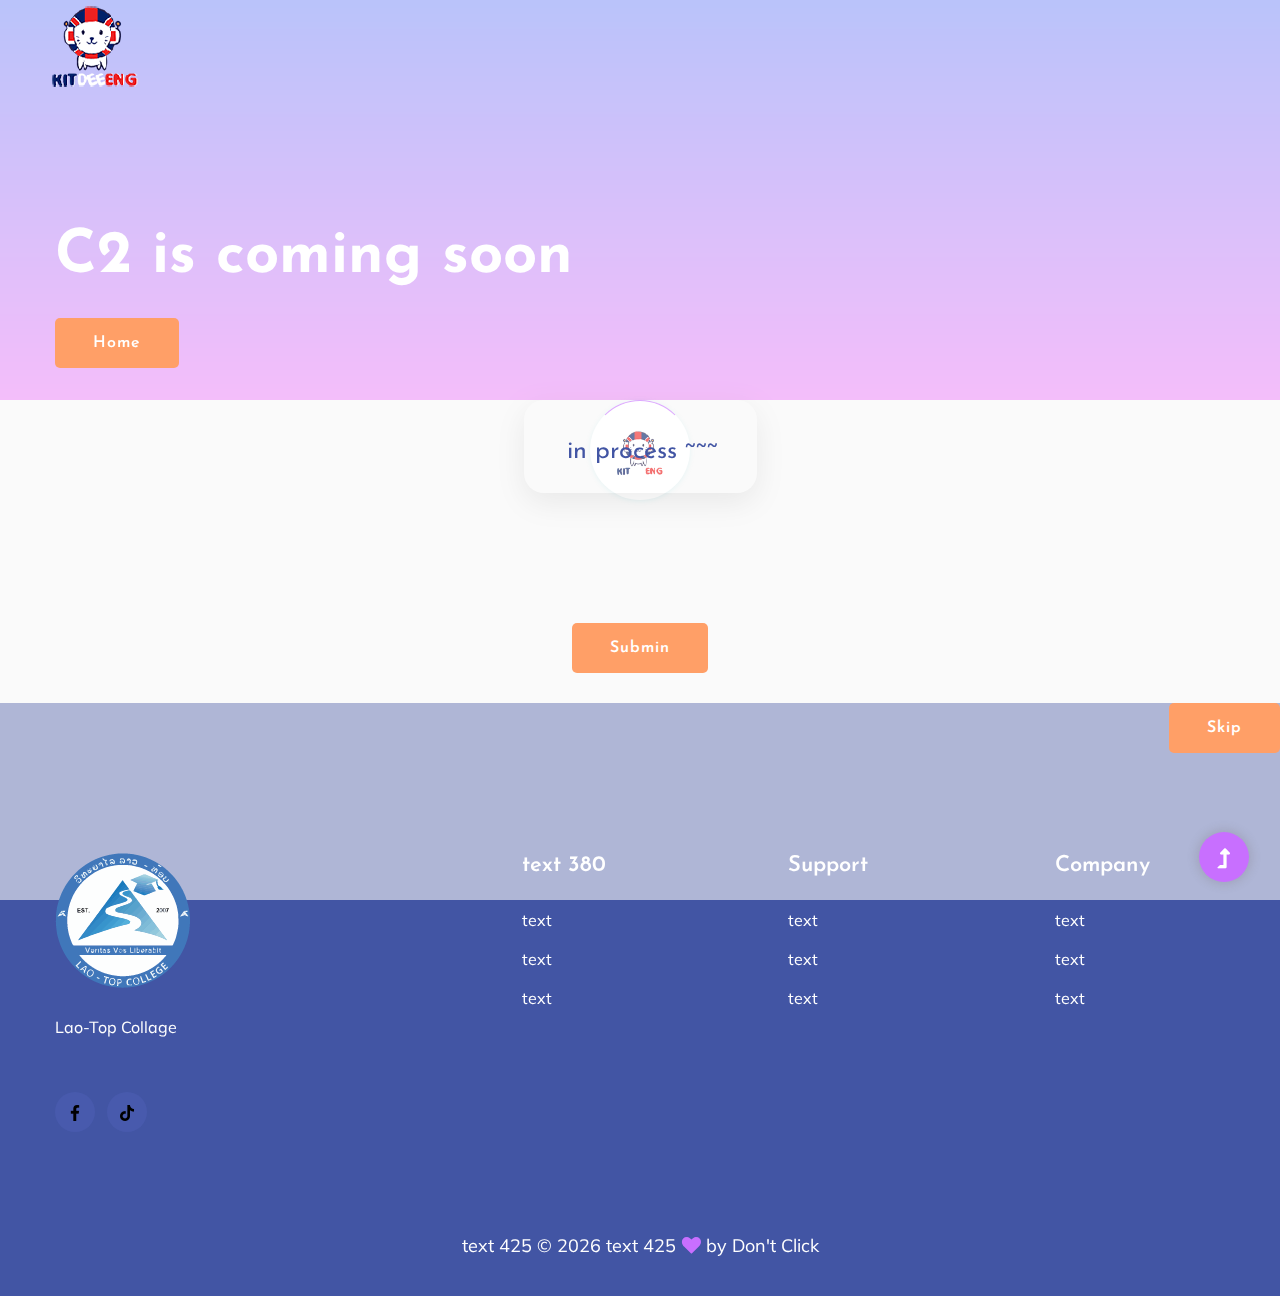
<file: c2.html>
<!doctype html>
<html class="no-js" lang="zxx">

<head>
    <meta charset="utf-8">
    <meta http-equiv="x-ua-compatible" content="ie=edge">
    <title>C1</title>
    <meta name="description" content="">
    <meta name="viewport" content="width=device-width, initial-scale=1">
    <link rel="manifest" href="site.webmanifest">
    <link rel="shortcut icon" type="image/x-icon" href="pic/spiderman.png">

    <!-- CSS here -->
    <link rel="stylesheet" href="assets/css/bootstrap.min.css">
    <link rel="stylesheet" href="assets/css/owl.carousel.min.css">
    <link rel="stylesheet" href="assets/css/slicknav.css">
    <link rel="stylesheet" href="assets/css/flaticon.css">
    <link rel="stylesheet" href="assets/css/progressbar_barfiller.css">
    <link rel="stylesheet" href="assets/css/gijgo.css">
    <link rel="stylesheet" href="assets/css/animate.min.css">
    <link rel="stylesheet" href="assets/css/animated-headline.css">
    <link rel="stylesheet" href="assets/css/magnific-popup.css">
    <link rel="stylesheet" href="assets/css/fontawesome-all.min.css">
    <link rel="stylesheet" href="assets/css/themify-icons.css">
    <link rel="stylesheet" href="assets/css/slick.css">
    <link rel="stylesheet" href="assets/css/nice-select.css">
    <link rel="stylesheet" href="assets/css/style.css">
</head>

<body>
    <!-- ? Preloader Start -->
    <div id="preloader-active">
        <div class="preloader d-flex align-items-center justify-content-center">
            <div class="preloader-inner position-relative">
                <div class="preloader-circle"></div>
                <div class="preloader-img pere-text">
                    <img src="assets/img/logo/loder.png" alt="">
                </div>
            </div>
        </div>
    </div>
    <!-- Preloader Start -->
    <!-- Header Start -->
    <div class="header-area header-transparent">
        <div class="main-header ">
            <div class="header-bottom  header-sticky">
                <div class="container-fluid">
                    <div class="row align-items-center">
                        <!-- Logo -->
                        <div class="col-xl-2 col-lg-2">
                            <div class="logo">
                                <a href="index.html"><img src="pic/cat logo.png" alt=""></a>

                            </div>
                        </div>
                        <div class="col-xl-10 col-lg-10">
                            <div class="menu-wrapper d-flex align-items-center justify-content-end">
                                <!-- Main-menu -->
                                <div class="main-menu d-none d-lg-block">
                                   
                                </div>
                            </div>
                        </div>
                        <!-- Mobile Menu -->
                        <div class="col-12">
                            <div class="mobile_menu d-block d-lg-none"></div>
                        </div>
                    </div>
                </div>
            </div>
        </div>
    </div>
    <!-- Header End -->
    <main>
        <!--? slider Area Start-->
        <section class="slider-area slider-area2">
            <div class="slider-active">
                <!-- Single Slider -->
                <div class="single-slider slider-height2">
                    <div class="container">
                        <div class="row">
                            <div class="col-xl-8 col-lg-11 col-md-12">
                                <div class="hero__caption hero__caption2">
                                    <h1 data-animation="bounceIn" data-delay="0.2s">C2 is coming soon</h1>
                                    <a href="index.html"><button class="btn hero-btn" data-animation="fadeInLeft"
                                            data-delay="0,9s">Home</button></a>

                                    <!-- breadcrumb Start-->
                                    <!-- <nav aria-label="breadcrumb">
                                        <ol class="breadcrumb">
                                            <li class="breadcrumb-item"><a href="index.html">Home</a></li>
                                            <li class="breadcrumb-item"><a href="#">about</a></li> 
                                        </ol>
                                    </nav> -->
                                    <!-- breadcrumb End -->
                                </div>
                            </div>
                        </div>
                    </div>
                </div>
            </div>
        </section>
        <div class="services-area services-area2 section-padding40">
            <div class="container">
                <div class="row justify-content-sm-center">
                    <div class="text-center">
                       

                        <div class="services-area ">
                            <div class="container">
                                <div class="row justify-content-sm-center ">
                                    <div class="">
                                        <div class="single-services mb-30 shadow-lg">
                                            <div class="features-icon">
                                                <form action="test.html" method="get">
                                                    <div class="container text-left features-caption">
                                                       <h1>in process ~~~</h1>
                                                    </div>
                                                </form>
                                            </div>
                                        </div>
                                    </div>


                                </div>
                            </div>
                        </div>
                        

                       

                        </form>
                        
                    </div>
                </div>
            </div>
        </div>
        </div>
       
    </main>
    <footer>
        <div class="text-center mb-30">
            <button class="btn hero-btn " id="submitBtn" data-animation="fadeInLeft" data-delay="0,9s">submin</button>
        </div>
        <div class="footer-wrappper footer-bg ">
            <!-- Footer Start-->

            <div class="text-right">
                <a href="c2.html"><button class="btn hero-btn" data-animation="fadeInLeft" data-delay="0,9s">Skip</button></a>
                
            </div>
            <div class="footer-area footer-padding">
                
                <div class="container">
                    <div class="row justify-content-between">
                        <div class="col-xl-4 col-lg-5 col-md-4 col-sm-6">
                            <div class="single-footer-caption mb-50">
                                <div class="single-footer-caption mb-30">
                                    <!-- logo -->
                                    <div class="footer-logo mb-25">
                                        <a onclick=" window.open('http://www.facebook.com/LaoTopCollege','_blank')"><img src="pic/Untitled-5.png" alt=""></a>
                                    </div>
                                    <div class="footer-tittle">
                                        <div class="footer-pera">
                                            <p>Lao-Top Collage</p>
                                        </div>
                                    </div>
                                    <!-- social -->
                                    <div class="footer-social">
                                        <!-- <a href="#"><i class="fab fa-twitter"></i></a> -->
                                        <a onclick=" window.open('http://www.facebook.com/LaoTopCollege','_blank')"><i><img
                                                    src="pic/facebook-app-symbol.png" alt=""></i></a>
                                        <!-- <a href="#"><i class="fab fa-pinterest-p"></i></a> -->


                                        <a onclick=" window.open('http://www.tiktok.com/@laotopcollege','_blank')"><i><img
                                                    src="pic/tik-tok.png" alt=""></i></a>

                                    </div>
                                </div>
                            </div>
                        </div>
                        <div class="col-xl-2 col-lg-3 col-md-4 col-sm-5">
                            <div class="single-footer-caption mb-50">
                                <div class="footer-tittle">
                                    <h4>text 380</h4>
                                    <ul>
                                        <li><a href="#">text</a></li>
                                        <li><a href="#">text</a></li>
                                        <li><a href="#">text</a></li>

                                    </ul>
                                </div>
                            </div>
                        </div>
                        <div class="col-xl-2 col-lg-4 col-md-4 col-sm-6">
                            <div class="single-footer-caption mb-50">
                                <div class="footer-tittle">
                                    <h4>Support</h4>
                                    <ul>
                                        <li><a href="#">text</a></li>
                                        <li><a href="#">text</a></li>
                                        <li><a href="#">text</a></li>
                                    </ul>
                                </div>
                            </div>
                        </div>
                        <div class="col-xl-2 col-lg-3 col-md-4 col-sm-6">
                            <div class="single-footer-caption mb-50">
                                <div class="footer-tittle">
                                    <h4>Company</h4>
                                    <ul>
                                        <li><a href="#">text</a></li>
                                        <li><a href="#">text</a></li>
                                        <li><a href="#">text</a></li>
                                    </ul>
                                </div>
                            </div>
                        </div>
                    </div>
                </div>
            </div>
            <!-- footer-bottom area -->
            <div class="footer-bottom-area">
                <div class="container">
                    <div class="footer-border">
                        <div class="row d-flex align-items-center">
                            <div class="col-xl-12 ">
                                <div class="footer-copy-right text-center">
                                    <p><!-- Link back to Colorlib can't be removed. Template is licensed under CC BY 3.0. -->
                                        text 425 &copy;
                                        <script>document.write(new Date().getFullYear());</script> text 425 <i
                                            class="fa fa-heart" aria-hidden="true"></i> by <a href="" target="_blank"
                                            onclick=" window.open('http://youtu.be/GBIIQ0kP15E','_blank')">Don't
                                            Click</a>
                                        <!-- Link back to Colorlib can't be removed. Template is licensed under CC BY 3.0. -->
                                    </p>

                                    <!-- Footer End-->
                                </div>
                            </div>
                        </div>
                    </div>
                </div>
            </div>

        </div>
    </footer>
    <!-- Scroll Up -->
    <div id="back-top">
        <a title="Go to Top" href="#"> <i class="fas fa-level-up-alt"></i></a>
    </div>

    <!-- JS here -->
    <script src="./assets/js/vendor/modernizr-3.5.0.min.js"></script>
    <!-- Jquery, Popper, Bootstrap -->
    <script src="./assets/js/vendor/jquery-1.12.4.min.js"></script>
    <script src="./assets/js/popper.min.js"></script>
    <script src="./assets/js/bootstrap.min.js"></script>
    <!-- Jquery Mobile Menu -->
    <script src="./assets/js/jquery.slicknav.min.js"></script>

    <!-- Jquery Slick , Owl-Carousel Plugins -->
    <script src="./assets/js/owl.carousel.min.js"></script>
    <script src="./assets/js/slick.min.js"></script>
    <!-- One Page, Animated-HeadLin -->
    <script src="./assets/js/wow.min.js"></script>
    <script src="./assets/js/animated.headline.js"></script>
    <script src="./assets/js/jquery.magnific-popup.js"></script>

    <!-- Date Picker -->
    <script src="./assets/js/gijgo.min.js"></script>
    <!-- Nice-select, sticky -->
    <script src="./assets/js/jquery.nice-select.min.js"></script>
    <script src="./assets/js/jquery.sticky.js"></script>
    <!-- Progress -->
    <script src="./assets/js/jquery.barfiller.js"></script>

    <!-- counter , waypoint,Hover Direction -->
    <script src="./assets/js/jquery.counterup.min.js"></script>
    <script src="./assets/js/waypoints.min.js"></script>
    <script src="./assets/js/jquery.countdown.min.js"></script>
    <script src="./assets/js/hover-direction-snake.min.js"></script>

    <!-- contact js -->
    <script src="./assets/js/contact.js"></script>
    <script src="./assets/js/jquery.form.js"></script>
    <script src="./assets/js/jquery.validate.min.js"></script>
    <script src="./assets/js/mail-script.js"></script>
    <script src="./assets/js/jquery.ajaxchimp.min.js"></script>

    <!-- Jquery Plugins, main Jquery -->
    <script src="./assets/js/plugins.js"></script>
    <script src="./assets/js/main.js"></script>


    <script>
        function checkAnswer() {
            // Get the value of the selected checkboxes
            var selectedAnswer1 = document.querySelector('input[name="answer1"]:checked').value;
            var selectedAnswer2 = document.querySelector('input[name="answer2"]:checked').value;
            var selectedAnswer3 = document.querySelector('input[name="answer3"]:checked').value;
            var score = 0;
            // Check if the selected answers are correct
            if (selectedAnswer1 === 'is') {
                // Increment the score by 1
                score += 1;
            }
            if (selectedAnswer2 === 'are') {
                // Increment the score by 1
                score += 1;
            }
            if (selectedAnswer3 === 'do') {
                // Increment the score by 1
                score += 1;
            }

            // Update the score display
            document.getElementById('score').textContent = score + " / 10";


        }
    </script>

    <script>
        function checkAnswer() {
            let answer01 = document.querySelector('input[name="answer1"]:checked');
            let answer02 = document.querySelector('input[name="answer2"]:checked');
            let answer03 = document.querySelector('input[name="answer3"]:checked');
            
            let score = 0;
            let answer = document.getElementsByClassName('exercise');

            if (answer01.value === "is") {
                score += 10;
            }
            if (answer02.value === "are") {
                score += 10;
            }
            if (answer03.value === "where") {
                score += 10;
            }
            localStorage.setItem('score', score);

        }


        document.getElementById('submitBtn').addEventListener('click', function (event) {
            event.preventDefault();
            checkAnswer();
            window.location.href = "test.html?score=" + localStorage.getItem('score');
        });


    </script>
</body>

</html>
</file>
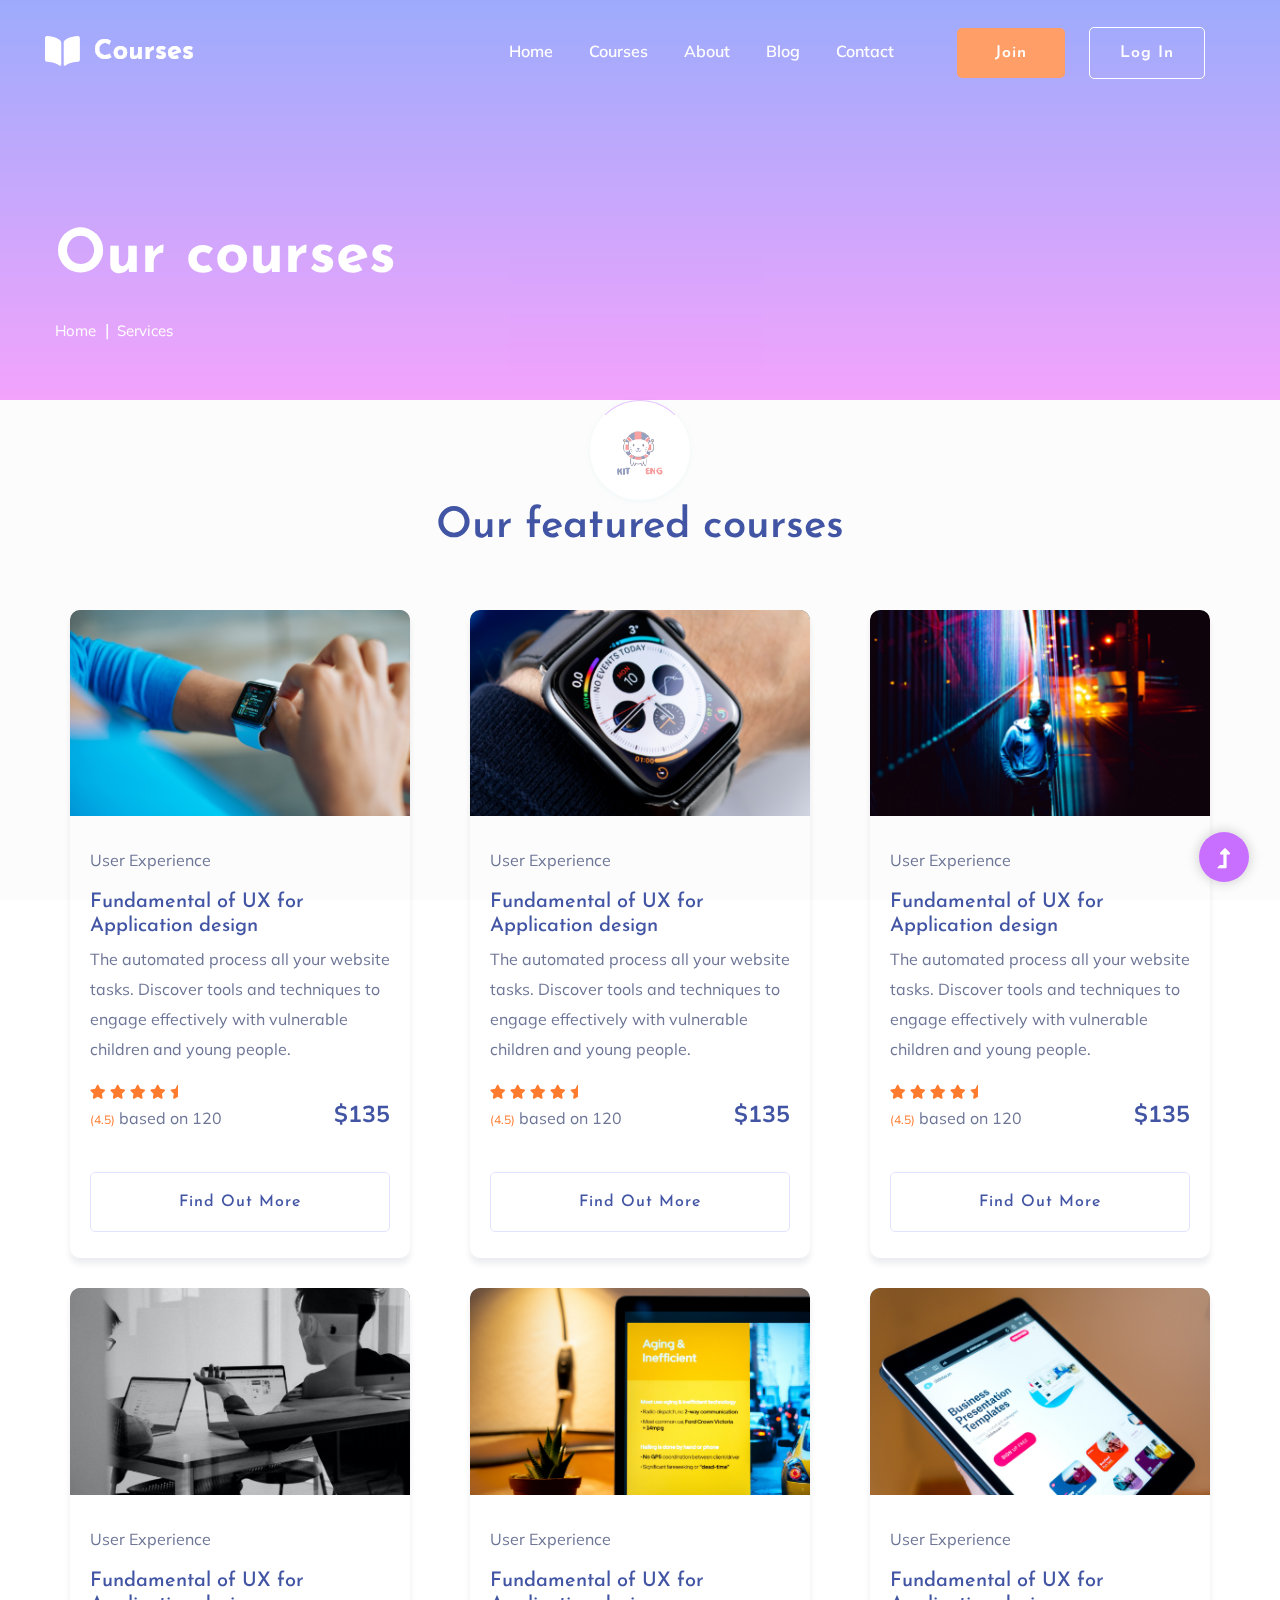
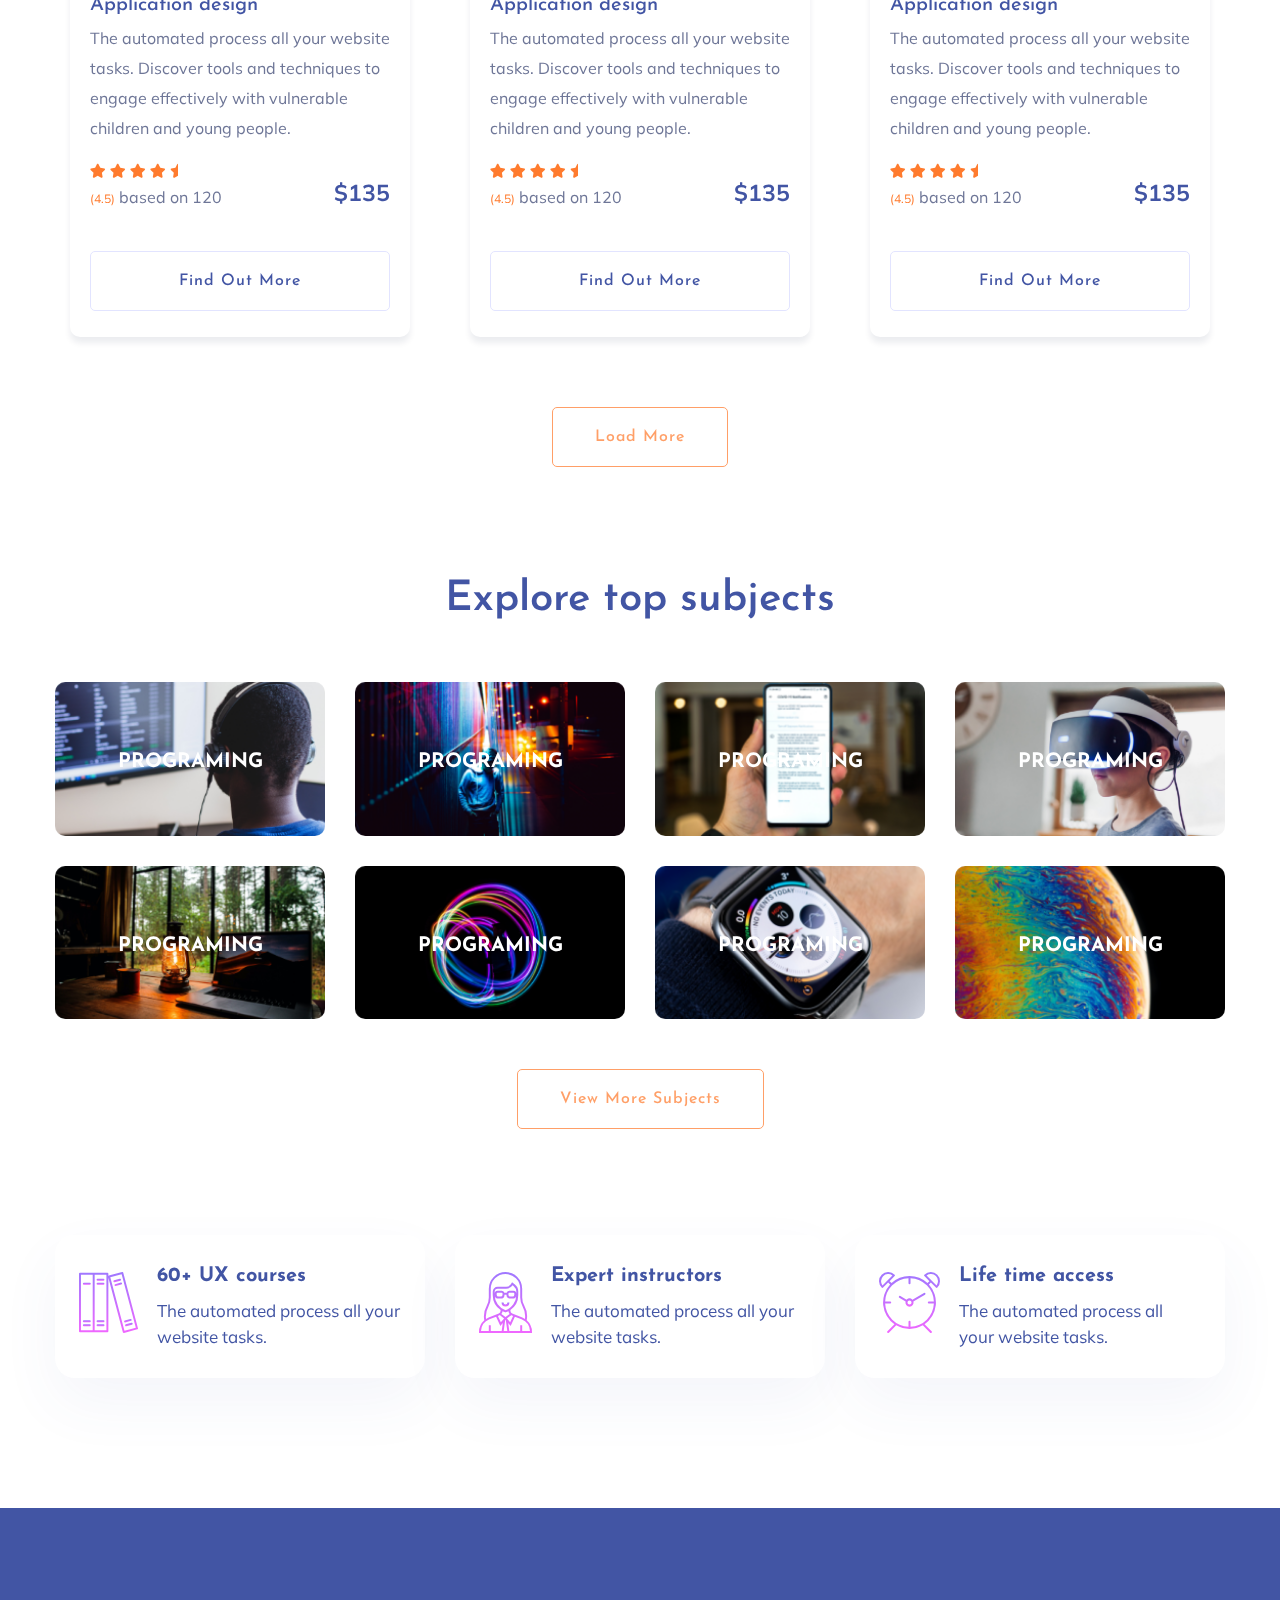
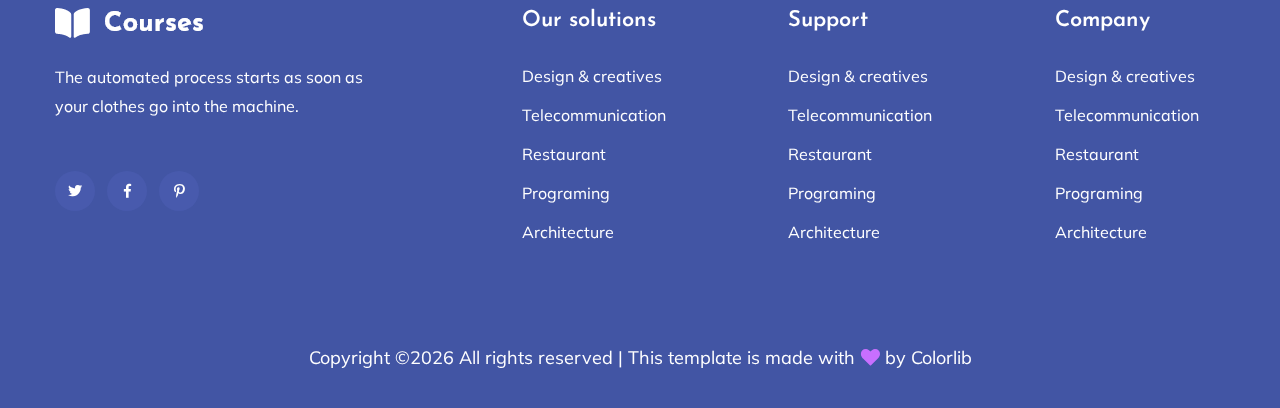
<file: courses.html>
<!doctype html>
<html class="no-js" lang="zxx">
<head>
    <meta charset="utf-8">
    <meta http-equiv="x-ua-compatible" content="ie=edge">
    <title>Courses | Education</title>
    <meta name="description" content="">
    <meta name="viewport" content="width=device-width, initial-scale=1">
    <link rel="manifest" href="site.webmanifest">
    <link rel="shortcut icon" type="image/x-icon" href="assets/img/favicon.ico">

    <!-- CSS here -->
    <link rel="stylesheet" href="assets/css/bootstrap.min.css">
    <link rel="stylesheet" href="assets/css/owl.carousel.min.css">
    <link rel="stylesheet" href="assets/css/slicknav.css">
    <link rel="stylesheet" href="assets/css/flaticon.css">
    <link rel="stylesheet" href="assets/css/progressbar_barfiller.css">
    <link rel="stylesheet" href="assets/css/gijgo.css">
    <link rel="stylesheet" href="assets/css/animate.min.css">
    <link rel="stylesheet" href="assets/css/animated-headline.css">
    <link rel="stylesheet" href="assets/css/magnific-popup.css">
    <link rel="stylesheet" href="assets/css/fontawesome-all.min.css">
    <link rel="stylesheet" href="assets/css/themify-icons.css">
    <link rel="stylesheet" href="assets/css/slick.css">
    <link rel="stylesheet" href="assets/css/nice-select.css">
    <link rel="stylesheet" href="assets/css/style.css">
</head>

<body>
    <!-- ? Preloader Start -->
    <div id="preloader-active">
        <div class="preloader d-flex align-items-center justify-content-center">
            <div class="preloader-inner position-relative">
                <div class="preloader-circle"></div>
                <div class="preloader-img pere-text">
                    <img src="assets/img/logo/loder.png" alt="">
                </div>
            </div>
        </div>
    </div>
    <!-- Preloader Start -->
    <!-- Header Start -->
    <div class="header-area header-transparent">
        <div class="main-header ">
            <div class="header-bottom  header-sticky">
                <div class="container-fluid">
                    <div class="row align-items-center">
                        <!-- Logo -->
                        <div class="col-xl-2 col-lg-2">
                            <div class="logo">
                                <a href="index.html"><img src="assets/img/logo/logo.png" alt=""></a>
                            </div>
                        </div>
                        <div class="col-xl-10 col-lg-10">
                            <div class="menu-wrapper d-flex align-items-center justify-content-end">
                                <!-- Main-menu -->
                                <div class="main-menu d-none d-lg-block">
                                    <nav>
                                        <ul id="navigation">                                                                                          
                                            <li class="active" ><a href="index.html">Home</a></li>
                                            <li><a href="courses.html">Courses</a></li>
                                            <li><a href="about.html">About</a></li>
                                            <li><a href="#">Blog</a>
                                                <ul class="submenu">
                                                    <li><a href="blog.html">Blog</a></li>
                                                    <li><a href="blog_details.html">Blog Details</a></li>
                                                    <li><a href="elements.html">Element</a></li>
                                                </ul>
                                            </li>
                                            <li><a href="contact.html">Contact</a></li>
                                            <!-- Button -->
                                            <li class="button-header margin-left "><a href="#" class="btn">Join</a></li>
                                            <li class="button-header"><a href="login.html" class="btn btn3">Log in</a></li>
                                        </ul>
                                    </nav>
                                </div>
                            </div>
                        </div> 
                        <!-- Mobile Menu -->
                        <div class="col-12">
                            <div class="mobile_menu d-block d-lg-none"></div>
                        </div>
                    </div>
                </div>
            </div>
        </div>
    </div>
    <!-- Header End -->
    <main>
        <!--? slider Area Start-->
        <section class="slider-area slider-area2">
            <div class="slider-active">
                <!-- Single Slider -->
                <div class="single-slider slider-height2">
                    <div class="container">
                        <div class="row">
                            <div class="col-xl-8 col-lg-11 col-md-12">
                                <div class="hero__caption hero__caption2">
                                    <h1 data-animation="bounceIn" data-delay="0.2s">Our courses</h1>
                                    <!-- breadcrumb Start-->
                                    <nav aria-label="breadcrumb">
                                        <ol class="breadcrumb">
                                            <li class="breadcrumb-item"><a href="index.html">Home</a></li>
                                            <li class="breadcrumb-item"><a href="#">Services</a></li> 
                                        </ol>
                                    </nav>
                                    <!-- breadcrumb End -->
                                </div>
                            </div>
                        </div>
                    </div>          
                </div>
            </div>
        </section>
        <!-- Courses area start -->
        <div class="courses-area section-padding40 fix">
            <div class="container">
                <div class="row justify-content-center">
                    <div class="col-xl-7 col-lg-8">
                        <div class="section-tittle text-center mb-55">
                            <h2>Our featured courses</h2>
                        </div>
                    </div>
                </div>
                <div class="row">
                    <div class="col-lg-4">
                        <div class="properties properties2 mb-30">
                            <div class="properties__card">
                                <div class="properties__img overlay1">
                                    <a href="#"><img src="assets/img/gallery/featured1.png" alt=""></a>
                                </div>
                                <div class="properties__caption">
                                    <p>User Experience</p>
                                    <h3><a href="#">Fundamental of UX for Application design</a></h3>
                                    <p>The automated process all your website tasks. Discover tools and techniques to engage effectively with vulnerable children and young people.
                                    </p>
                                    <div class="properties__footer d-flex justify-content-between align-items-center">
                                        <div class="restaurant-name">
                                            <div class="rating">
                                                <i class="fas fa-star"></i>
                                                <i class="fas fa-star"></i>
                                                <i class="fas fa-star"></i>
                                                <i class="fas fa-star"></i>
                                                <i class="fas fa-star-half"></i>
                                            </div>
                                            <p><span>(4.5)</span> based on 120</p>
                                        </div>
                                        <div class="price">
                                            <span>$135</span>
                                        </div>
                                    </div>
                                    <a href="#" class="border-btn border-btn2">Find out more</a>
                                </div>
                            </div>
                        </div>
                    </div>
                    <div class="col-lg-4">
                        <div class="properties properties2 mb-30">
                            <div class="properties__card">
                                <div class="properties__img overlay1">
                                    <a href="#"><img src="assets/img/gallery/featured2.png" alt=""></a>
                                </div>
                                <div class="properties__caption">
                                    <p>User Experience</p>
                                    <h3><a href="#">Fundamental of UX for Application design</a></h3>
                                    <p>The automated process all your website tasks. Discover tools and techniques to engage effectively with vulnerable children and young people.
                                        
                                    </p>
                                    <div class="properties__footer d-flex justify-content-between align-items-center">
                                        <div class="restaurant-name">
                                            <div class="rating">
                                                <i class="fas fa-star"></i>
                                                <i class="fas fa-star"></i>
                                                <i class="fas fa-star"></i>
                                                <i class="fas fa-star"></i>
                                                <i class="fas fa-star-half"></i>
                                            </div>
                                            <p><span>(4.5)</span> based on 120</p>
                                        </div>
                                        <div class="price">
                                            <span>$135</span>
                                        </div>
                                    </div>
                                    <a href="#" class="border-btn border-btn2">Find out more</a>
                                </div>
                                
                            </div>
                        </div>
                    </div>
                    <div class="col-lg-4">
                        <div class="properties properties2 mb-30">
                            <div class="properties__card">
                                <div class="properties__img overlay1">
                                    <a href="#"><img src="assets/img/gallery/featured3.png" alt=""></a>
                                </div>
                                <div class="properties__caption">
                                    <p>User Experience</p>
                                    <h3><a href="#">Fundamental of UX for Application design</a></h3>
                                    <p>The automated process all your website tasks. Discover tools and techniques to engage effectively with vulnerable children and young people.
                                        
                                    </p>
                                    <div class="properties__footer d-flex justify-content-between align-items-center">
                                        <div class="restaurant-name">
                                            <div class="rating">
                                                <i class="fas fa-star"></i>
                                                <i class="fas fa-star"></i>
                                                <i class="fas fa-star"></i>
                                                <i class="fas fa-star"></i>
                                                <i class="fas fa-star-half"></i>
                                            </div>
                                            <p><span>(4.5)</span> based on 120</p>
                                        </div>
                                        <div class="price">
                                            <span>$135</span>
                                        </div>
                                    </div>
                                    <a href="#" class="border-btn border-btn2">Find out more</a>
                                </div>
                                
                            </div>
                        </div>
                    </div>
                    <div class="col-lg-4">
                        <div class="properties properties2 mb-30">
                            <div class="properties__card">
                                <div class="properties__img overlay1">
                                    <a href="#"><img src="assets/img/gallery/featured4.png" alt=""></a>
                                </div>
                                <div class="properties__caption">
                                    <p>User Experience</p>
                                    <h3><a href="#">Fundamental of UX for Application design</a></h3>
                                    <p>The automated process all your website tasks. Discover tools and techniques to engage effectively with vulnerable children and young people.
                                        
                                    </p>
                                    <div class="properties__footer d-flex justify-content-between align-items-center">
                                        <div class="restaurant-name">
                                            <div class="rating">
                                                <i class="fas fa-star"></i>
                                                <i class="fas fa-star"></i>
                                                <i class="fas fa-star"></i>
                                                <i class="fas fa-star"></i>
                                                <i class="fas fa-star-half"></i>
                                            </div>
                                            <p><span>(4.5)</span> based on 120</p>
                                        </div>
                                        <div class="price">
                                            <span>$135</span>
                                        </div>
                                    </div>
                                    <a href="#" class="border-btn border-btn2">Find out more</a>
                                </div>
                                
                            </div>
                        </div>
                    </div>
                    <div class="col-lg-4">
                        <div class="properties properties2 mb-30">
                            <div class="properties__card">
                                <div class="properties__img overlay1">
                                    <a href="#"><img src="assets/img/gallery/featured5.png" alt=""></a>
                                </div>
                                <div class="properties__caption">
                                    <p>User Experience</p>
                                    <h3><a href="#">Fundamental of UX for Application design</a></h3>
                                    <p>The automated process all your website tasks. Discover tools and techniques to engage effectively with vulnerable children and young people.
                                        
                                    </p>
                                    <div class="properties__footer d-flex justify-content-between align-items-center">
                                        <div class="restaurant-name">
                                            <div class="rating">
                                                <i class="fas fa-star"></i>
                                                <i class="fas fa-star"></i>
                                                <i class="fas fa-star"></i>
                                                <i class="fas fa-star"></i>
                                                <i class="fas fa-star-half"></i>
                                            </div>
                                            <p><span>(4.5)</span> based on 120</p>
                                        </div>
                                        <div class="price">
                                            <span>$135</span>
                                        </div>
                                    </div>
                                    <a href="#" class="border-btn border-btn2">Find out more</a>
                                </div>
                                
                            </div>
                        </div>
                    </div>
                    <div class="col-lg-4">
                        <div class="properties properties2 mb-30">
                            <div class="properties__card">
                                <div class="properties__img overlay1">
                                    <a href="#"><img src="assets/img/gallery/featured6.png" alt=""></a>
                                </div>
                                <div class="properties__caption">
                                    <p>User Experience</p>
                                    <h3><a href="#">Fundamental of UX for Application design</a></h3>
                                    <p>The automated process all your website tasks. Discover tools and techniques to engage effectively with vulnerable children and young people.
                                    </p>
                                    <div class="properties__footer d-flex justify-content-between align-items-center">
                                        <div class="restaurant-name">
                                            <div class="rating">
                                                <i class="fas fa-star"></i>
                                                <i class="fas fa-star"></i>
                                                <i class="fas fa-star"></i>
                                                <i class="fas fa-star"></i>
                                                <i class="fas fa-star-half"></i>
                                            </div>
                                            <p><span>(4.5)</span> based on 120</p>
                                        </div>
                                        <div class="price">
                                            <span>$135</span>
                                        </div>
                                    </div>
                                    <a href="#" class="border-btn border-btn2">Find out more</a>
                                </div>
                            </div>
                        </div>
                    </div>
                </div>
                <div class="row justify-content-center">
                    <div class="col-xl-7 col-lg-8">
                        <div class="section-tittle text-center mt-40">
                            <a href="#" class="border-btn">Load More</a>
                        </div>
                    </div>
                </div>
            </div>
        </div>
        <!-- Courses area End -->
        <!--? top subjects Area Start -->
        <div class="topic-area">
            <div class="container">
                <div class="row justify-content-center">
                    <div class="col-xl-7 col-lg-8">
                        <div class="section-tittle text-center mb-55">
                            <h2>Explore top subjects</h2>
                        </div>
                    </div>
                </div>
                <div class="row">
                    <div class="col-lg-3 col-md-4 col-sm-6">
                        <div class="single-topic text-center mb-30">
                            <div class="topic-img">
                                <img src="assets/img/gallery/topic1.png" alt="">
                                <div class="topic-content-box">
                                    <div class="topic-content">
                                        <h3><a href="#">Programing</a></h3>
                                    </div>
                                </div>
                            </div>
                        </div>
                    </div>
                    <div class="col-lg-3 col-md-4 col-sm-6">
                        <div class="single-topic text-center mb-30">
                            <div class="topic-img">
                                <img src="assets/img/gallery/topic2.png" alt="">
                                <div class="topic-content-box">
                                    <div class="topic-content">
                                        <h3><a href="#">Programing</a></h3>
                                    </div>
                                </div>
                            </div>
                        </div>
                    </div>
                    <div class="col-lg-3 col-md-4 col-sm-6">
                        <div class="single-topic text-center mb-30">
                            <div class="topic-img">
                                <img src="assets/img/gallery/topic3.png" alt="">
                                <div class="topic-content-box">
                                    <div class="topic-content">
                                        <h3><a href="#">Programing</a></h3>
                                    </div>
                                </div>
                            </div>
                        </div>
                    </div>
                    <div class="col-lg-3 col-md-4 col-sm-6">
                        <div class="single-topic text-center mb-30">
                            <div class="topic-img">
                                <img src="assets/img/gallery/topic4.png" alt="">
                                <div class="topic-content-box">
                                    <div class="topic-content">
                                        <h3><a href="#">Programing</a></h3>
                                    </div>
                                </div>
                            </div>
                        </div>
                    </div>
                    <div class="col-lg-3 col-md-4 col-sm-6">
                        <div class="single-topic text-center mb-30">
                            <div class="topic-img">
                                <img src="assets/img/gallery/topic5.png" alt="">
                                <div class="topic-content-box">
                                    <div class="topic-content">
                                        <h3><a href="#">Programing</a></h3>
                                    </div>
                                </div>
                            </div>
                        </div>
                    </div>
                    <div class="col-lg-3 col-md-4 col-sm-6">
                        <div class="single-topic text-center mb-30">
                            <div class="topic-img">
                                <img src="assets/img/gallery/topic6.png" alt="">
                                <div class="topic-content-box">
                                    <div class="topic-content">
                                        <h3><a href="#">Programing</a></h3>
                                    </div>
                                </div>
                            </div>
                        </div>
                    </div>
                    <div class="col-lg-3 col-md-4 col-sm-6">
                        <div class="single-topic text-center mb-30">
                            <div class="topic-img">
                                <img src="assets/img/gallery/topic7.png" alt="">
                                <div class="topic-content-box">
                                    <div class="topic-content">
                                        <h3><a href="#">Programing</a></h3>
                                    </div>
                                </div>
                            </div>
                        </div>
                    </div>
                    <div class="col-lg-3 col-md-4 col-sm-6">
                        <div class="single-topic text-center mb-30">
                            <div class="topic-img">
                                <img src="assets/img/gallery/topic8.png" alt="">
                                <div class="topic-content-box">
                                    <div class="topic-content">
                                        <h3><a href="#">Programing</a></h3>
                                    </div>
                                </div>
                            </div>
                        </div>
                    </div>
                </div>
                <div class="row justify-content-center">
                    <div class="col-xl-12">
                        <div class="section-tittle text-center mt-20">
                            <a href="courses.html" class="border-btn">View More Subjects</a>
                        </div>
                    </div>
                </div>
            </div>
        </div>
        <!-- top subjects End -->  
        <!-- ? services-area -->
        <div class="services-area services-area2 section-padding40">
            <div class="container">
                <div class="row justify-content-sm-center">
                    <div class="col-lg-4 col-md-6 col-sm-8">
                        <div class="single-services mb-30">
                            <div class="features-icon">
                                <img src="assets/img/icon/icon1.svg" alt="">
                            </div>
                            <div class="features-caption">
                                <h3>60+ UX courses</h3>
                                <p>The automated process all your website tasks.</p>
                            </div>
                        </div>
                    </div>
                    <div class="col-lg-4 col-md-6 col-sm-8">
                        <div class="single-services mb-30">
                            <div class="features-icon">
                                <img src="assets/img/icon/icon2.svg" alt="">
                            </div>
                            <div class="features-caption">
                                <h3>Expert instructors</h3>
                                <p>The automated process all your website tasks.</p>
                            </div>
                        </div>
                    </div>
                    <div class="col-lg-4 col-md-6 col-sm-8">
                        <div class="single-services mb-30">
                            <div class="features-icon">
                                <img src="assets/img/icon/icon3.svg" alt="">
                            </div>
                            <div class="features-caption">
                                <h3>Life time access</h3>
                                <p>The automated process all your website tasks.</p>
                            </div>
                        </div>
                    </div>
                </div>
            </div>
        </div>
    </main>
    <footer>
        <div class="footer-wrappper footer-bg">
           <!-- Footer Start-->
           <div class="footer-area footer-padding">
               <div class="container">
                   <div class="row justify-content-between">
                       <div class="col-xl-4 col-lg-5 col-md-4 col-sm-6">
                           <div class="single-footer-caption mb-50">
                               <div class="single-footer-caption mb-30">
                                   <!-- logo -->
                                   <div class="footer-logo mb-25">
                                       <a href="index.html"><img src="assets/img/logo/logo2_footer.png" alt=""></a>
                                   </div>
                                   <div class="footer-tittle">
                                       <div class="footer-pera">
                                           <p>The automated process starts as soon as your clothes go into the machine.</p>
                                       </div>
                                   </div>
                                   <!-- social -->
                                   <div class="footer-social">
                                       <a href="#"><i class="fab fa-twitter"></i></a>
                                       <a href="https://bit.ly/sai4ull"><i class="fab fa-facebook-f"></i></a>
                                       <a href="#"><i class="fab fa-pinterest-p"></i></a>
                                   </div>
                               </div>
                           </div>
                       </div>
                       <div class="col-xl-2 col-lg-3 col-md-4 col-sm-5">
                           <div class="single-footer-caption mb-50">
                               <div class="footer-tittle">
                                   <h4>Our solutions</h4>
                                   <ul>
                                       <li><a href="#">Design & creatives</a></li>
                                       <li><a href="#">Telecommunication</a></li>
                                       <li><a href="#">Restaurant</a></li>
                                       <li><a href="#">Programing</a></li>
                                       <li><a href="#">Architecture</a></li>
                                   </ul>
                               </div>
                           </div>
                       </div>
                       <div class="col-xl-2 col-lg-4 col-md-4 col-sm-6">
                           <div class="single-footer-caption mb-50">
                               <div class="footer-tittle">
                                   <h4>Support</h4>
                                   <ul>
                                       <li><a href="#">Design & creatives</a></li>
                                       <li><a href="#">Telecommunication</a></li>
                                       <li><a href="#">Restaurant</a></li>
                                       <li><a href="#">Programing</a></li>
                                       <li><a href="#">Architecture</a></li>
                                   </ul>
                               </div>
                           </div>
                       </div>
                       <div class="col-xl-2 col-lg-3 col-md-4 col-sm-6">
                           <div class="single-footer-caption mb-50">
                               <div class="footer-tittle">
                                   <h4>Company</h4>
                                   <ul>
                                       <li><a href="#">Design & creatives</a></li>
                                       <li><a href="#">Telecommunication</a></li>
                                       <li><a href="#">Restaurant</a></li>
                                       <li><a href="#">Programing</a></li>
                                       <li><a href="#">Architecture</a></li>
                                   </ul>
                               </div>
                           </div>
                       </div>
                   </div>
               </div>
           </div>
           <!-- footer-bottom area -->
           <div class="footer-bottom-area">
               <div class="container">
                   <div class="footer-border">
                       <div class="row d-flex align-items-center">
                           <div class="col-xl-12 ">
                               <div class="footer-copy-right text-center">
                                   <p><!-- Link back to Colorlib can't be removed. Template is licensed under CC BY 3.0. -->
                                      Copyright &copy;<script>document.write(new Date().getFullYear());</script> All rights reserved | This template is made with <i class="fa fa-heart" aria-hidden="true"></i> by <a href="https://colorlib.com" target="_blank">Colorlib</a>
                                      <!-- Link back to Colorlib can't be removed. Template is licensed under CC BY 3.0. --></p>
                                  </div>
                              </div>
                          </div>
                      </div>
                  </div>
              </div>
              <!-- Footer End-->
          </div>
      </footer> 
      <!-- Scroll Up -->
      <div id="back-top" >
        <a title="Go to Top" href="#"> <i class="fas fa-level-up-alt"></i></a>
    </div>

    <!-- JS here -->
    <script src="./assets/js/vendor/modernizr-3.5.0.min.js"></script>
    <!-- Jquery, Popper, Bootstrap -->
    <script src="./assets/js/vendor/jquery-1.12.4.min.js"></script>
    <script src="./assets/js/popper.min.js"></script>
    <script src="./assets/js/bootstrap.min.js"></script>
    <!-- Jquery Mobile Menu -->
    <script src="./assets/js/jquery.slicknav.min.js"></script>

    <!-- Jquery Slick , Owl-Carousel Plugins -->
    <script src="./assets/js/owl.carousel.min.js"></script>
    <script src="./assets/js/slick.min.js"></script>
    <!-- One Page, Animated-HeadLin -->
    <script src="./assets/js/wow.min.js"></script>
    <script src="./assets/js/animated.headline.js"></script>
    <script src="./assets/js/jquery.magnific-popup.js"></script>

    <!-- Date Picker -->
    <script src="./assets/js/gijgo.min.js"></script>
    <!-- Nice-select, sticky -->
    <script src="./assets/js/jquery.nice-select.min.js"></script>
    <script src="./assets/js/jquery.sticky.js"></script>
    <!-- Progress -->
    <script src="./assets/js/jquery.barfiller.js"></script>
    
    <!-- counter , waypoint,Hover Direction -->
    <script src="./assets/js/jquery.counterup.min.js"></script>
    <script src="./assets/js/waypoints.min.js"></script>
    <script src="./assets/js/jquery.countdown.min.js"></script>
    <script src="./assets/js/hover-direction-snake.min.js"></script>

    <!-- contact js -->
    <script src="./assets/js/contact.js"></script>
    <script src="./assets/js/jquery.form.js"></script>
    <script src="./assets/js/jquery.validate.min.js"></script>
    <script src="./assets/js/mail-script.js"></script>
    <script src="./assets/js/jquery.ajaxchimp.min.js"></script>
    
    <!-- Jquery Plugins, main Jquery -->	
    <script src="./assets/js/plugins.js"></script>
    <script src="./assets/js/main.js"></script>
    
</body>
</html>
</file>
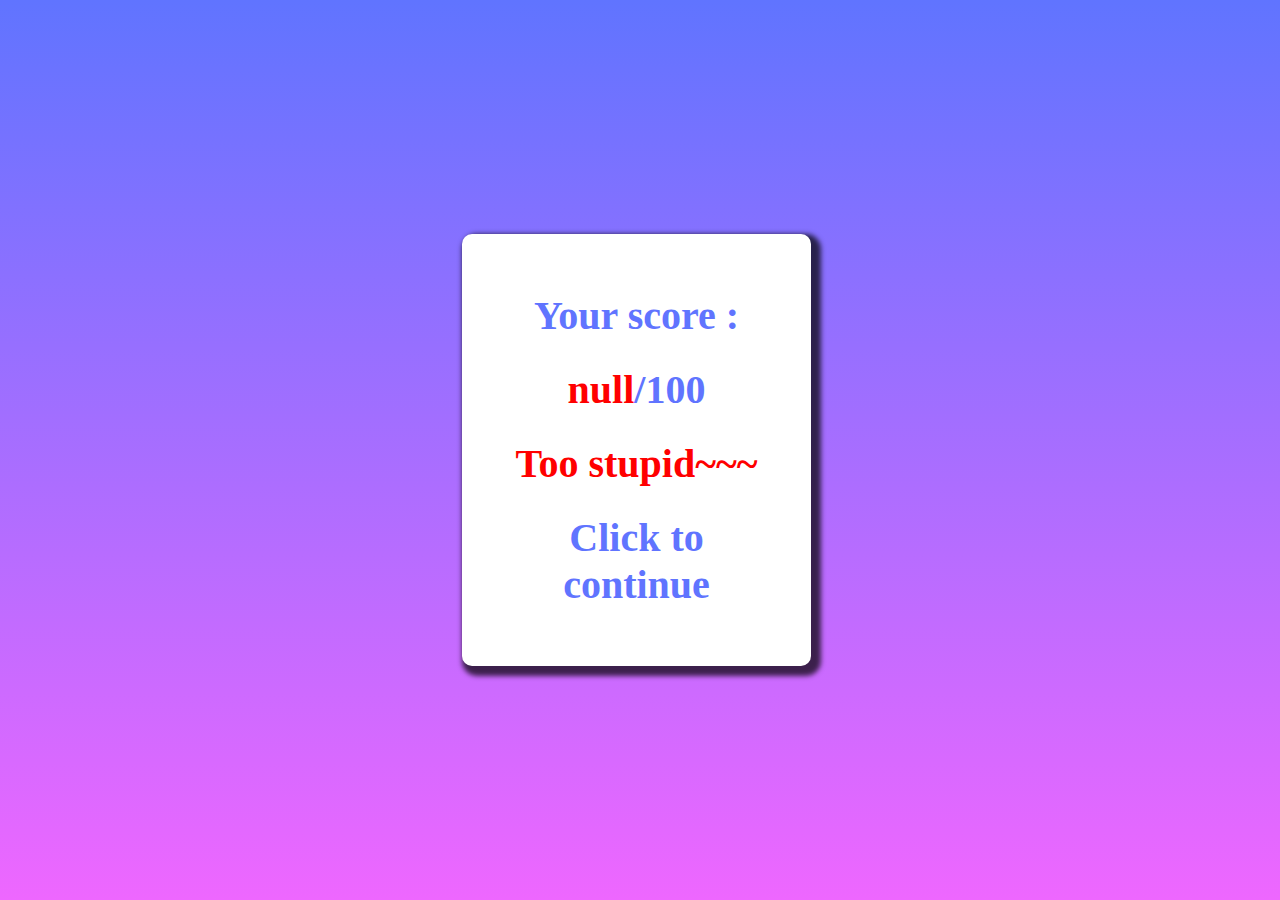
<file: test.html>
<!DOCTYPE html>
<html lang="en">

<head>
    <meta charset="UTF-8">
    <meta http-equiv="X-UA-Compatible" content="IE=edge">
    <meta name="viewport" content="width=device-width, initial-scale=1.0">
    <title>Document</title>
    <link rel="shortcut icon" href="pic/spiderman.png" type="image/x-icon">
    <style>
        body{
        background-color: purple;
        background-image: linear-gradient(#6074ff, #ee67ff);
        margin: 0;
        padding: 0;
        }
        main{
        display: flex;
        flex-direction: column;
        justify-content: center;
        align-items: center;
        height: 100vh;
        }
        .container{
        background-color: white;
        border-radius: 10px;
        box-shadow: 5px 5px 5px 5px rgba(0, 0, 0, 0.7);
        text-align: center;
        max-width: 80%;
        padding: 2rem;
        }
        h1{
        color: red;
        font-size: 2.5rem;
        }
        .text{
        color:#6074ff;
        }
        a{
        text-decoration: none;
        }
        p{
        color: black;
        font-size: 1.2rem;
        line-height: 1.5;
        }


        </style>
</head>

<body>
    <main>
        <a href="c2.html">
            <div class="container">
                <h1 class="text">Your score : </h1>
                
                <h1><span id="rs"></span><span class="text">/100</span></h1>
                <h1 id="s"></h1>

                <h1 class="text">Click to continue</h1>

            </div>
        </a>

    </main>

    <script>

        const urlParams = new URLSearchParams(window.location.search);
        const score = urlParams.get('score');

        // Display score
        const scoreText = document.createTextNode(score);
        let sc = document.getElementById("rs").appendChild(scoreText);
    //    let sc = document.getElementById("rs").innerHTML = localStorage.getItem("score");
       let result = document.getElementById("s");
        // if(sc == 100){
        //     show.innerHTML = "Great!!"
        // }else if(sc >= 90){
        //     show.innerHTML = "Good"
        // }else if(sc >= 60){
        //     show.innerHTML = "Nomal"
        // }else if(sc >= 40){
        //     show.innerHTML = "Not good enough"
        // }else if(sc >= 30){
        //     show.innerHTML = "Don't Give up"
        // }else{
        //     show.innerHTML = "Too bad~~~"
        // }

        if(score == 100){
            result.innerHTML = "Excellent";
        }else if(score >= 90){
            result.innerHTML = "Good";
        }else if(score >= 70){
            result.innerHTML = "Don't Give up";
        }else if(score >= 50){
            result.innerHTML = "Normal";
        }else if(score >= 30){
            result.innerHTML = "Not bad";
        }else if(score >= 10){
            result.innerHTML = "Too bad";
        }else{
            result.innerHTML = "Too stupid~~~";
        }
    </script>
</body>
<!-- <script>
    document.getElementById("rs").innerHTML = localStorage.getItem("score");
</script> -->

</html>
</file>
<file: assets/css/flaticon.css>
/*
  	Flaticon icon font: Flaticon
  	Creation date: 02/06/2020 05:24
  	*/

@font-face {
  font-family: "Flaticon";
  src: url("../fonts/Flaticon.eot");
  src: url("../fonts/Flaticon.eot?#iefix") format("embedded-opentype"),
       url("../fonts/Flaticon.woff2") format("woff2"),
       url("../fonts/Flaticon.woff") format("woff"),
       url("../fonts/Flaticon.ttf") format("truetype"),
       url("../fonts/Flaticon.svg#Flaticon") format("svg");
  font-weight: normal;
  font-style: normal;
}

@media screen and (-webkit-min-device-pixel-ratio:0) {
  @font-face {
    font-family: "Flaticon";
    src: url("../fonts/Flaticon.svg#Flaticon") format("svg");
  }
}

[class^="flaticon-"]:before, [class*=" flaticon-"]:before,
[class^="flaticon-"]:after, [class*=" flaticon-"]:after {   
  font-family: Flaticon;
font-style: normal;
}

.flaticon-null:before { content: "\f100"; }
.flaticon-null-1:before { content: "\f101"; }
.flaticon-gear:before { content: "\f102"; }
.flaticon-think:before { content: "\f103"; }

#custom-level-text{
  font-size: 30px;
}
</file>
<file: assets/css/progressbar_barfiller.css>
/* Custom Code skills */
.single-skill{
  display: flex;
}

.single-skill span {
	color: #79838b;
	font-size: 13px;
	font-weight: 300;
	letter-spacing: 0;
	margin-bottom: 14px;
	display: block;
}
.single-skill .bar-progress {
	width: 100%;
}
.single-skill .bar-title {
  width: 20%;
  margin-bottom: 19px;
}

.skills-content {
  padding-top: 200px;
  padding-left: 70px;
}

.skills-shape-bg {
  height: 651px;
  width: 868px;
  position: absolute;
  content: "";
  border: 2px solid #4d4d4d;
  left: 40%;
  top: 255px;
}

.skills-shape-bg::before {
  position: absolute;
  content: "";
  height: 465px;
  width: 300px;
  border: 2px solid #4d4d4d;
  left: -35%;
  top: 50%;
  transform: translateY(-50%);
  border-right: 0;
}



/* Default */
.barfiller {
	width: 100%;
	height: 10px;
	background: #f6f9fc;
  position: relative;
  border-radius: 5px;
}

.barfiller .fill {
  display: block;
  position: relative;
  width: 0px;
  height: 100%;
  background: #333;
  z-index: 1;
  border-radius: 5px;
}

.barfiller .tipWrap { display: none; }

.barfiller .tip {
  margin-top: -28px;
  padding: 2px 4px;
  font-size: 16px;
  color: #09cc7f;
  left: 0px;
  position: absolute;
  z-index: 2;
  background: transparent;
  font-weight: 800;
}

.barfiller .tip:after {
  border: solid;
  border-color: rgba(0,0,0,.8) transparent;
  border-width: 6px 6px 0 6px;
  content: "";
  display: block;
  position: absolute;
  left: 9px;
  top: 100%;
  z-index: 9;
  display: none;
  
}
</file>
<file: assets/css/gijgo.css>
.gj-button {
    background-color: #f5f5f5;
    border: 1px solid #ddd;
    color: #000;
    border-radius: 3px;
    padding: 6px 10px;
    cursor: pointer;
}

.gj-unselectable {
    -webkit-touch-callout: none;
    -webkit-user-select: none;
    -khtml-user-select: none;
    -moz-user-select: none;
    -ms-user-select: none;
    user-select: none;
}

.gj-row {
    display: -webkit-box;
    display: -ms-flexbox;
    display: flex;
    -ms-flex-wrap: wrap;
    flex-wrap: wrap;
}

.gj-margin-left-5 {
    margin-left: 5px;
}

.gj-margin-left-10 {
    margin-left: 10px;
}

.gj-width-full {
    width: 100%;
}

.gj-cursor-pointer {
    cursor: pointer;
}

.gj-text-align-center {
    text-align: center;
}

.gj-font-size-16 {
    font-size: 16px;
}

.gj-hidden {
    display: none;
}

/** Material Design */
.gj-button-md {
    background: 0 0;
    border: none;
    border-radius: 2px;
    color: rgba(0, 0, 0, 0.87);
    position: relative;
    height: 36px;
    margin: 0;
    min-width: 64px;
    padding: 0 16px;
    display: inline-block;
    font-family: "Roboto","Helvetica","Arial",sans-serif;
    font-size: 1rem;
    font-weight: 500;
    text-transform: uppercase;
    letter-spacing: 0;
    overflow: hidden;
    will-change: box-shadow;
    transition: box-shadow .2s cubic-bezier(.4,0,1,1),background-color .2s cubic-bezier(.4,0,.2,1),color .2s cubic-bezier(.4,0,.2,1);
    outline: none;
    cursor: pointer;
    text-decoration: none;
    text-align: center;
    line-height: 36px;
    vertical-align: middle;
    overflow: hidden;
    -webkit-user-select: none;
    -moz-user-select: none;
    -ms-user-select: none;
    user-select: none;
}

.gj-button-md:hover {
    background-color: rgba(158,158,158,.2);
}

.gj-button-md:disabled {
    color: rgba(0,0,0,.26);
    background: 0 0;
}

.gj-button-md .material-icons,
.gj-button-md .gj-icon {
    vertical-align: middle;
    /*font-size: 1.3rem;
    margin-right: 4px;*/
}

.gj-button-md.gj-button-md-icon {
    width: 24px;
    height: 31px;
    min-width: 24px;
    padding: 0px;
    display: table;
}

.gj-button-md.gj-button-md-icon .material-icons,
.gj-button-md.gj-button-md-icon .gj-icon {
    display: table-cell;
    margin-right: 0px;
    width: 24px;
    height: 24px;
}

.gj-button-md.active {
    background-color: rgba(158,158,158,.4);
}

.gj-button-md-group {
    position: relative;
    display: inline-block;
    vertical-align: middle;
}
.gj-textbox-md {
	/* border: none; */
	/* border-bottom: 1px solid rgba(0,0,0,.42); */
	display: block;
	font-family: "Helvetica","Arial",sans-serif;
	font-size: 16px;
	line-height: 16px;
	/* padding: 4px 0px; */
	margin: 0;
	/* width: 100%; */
	background: 0 0;
	/* text-align: ; */
	color: rgba(0,0,0,.87);
	padding-left: 44px;
	border: 1px solid #dca73a;
	/* padding: 15px 15px; */
	/* text-align: center; */
	width: 177px;
	height: 55px;
	border-radius: 5px;
}
.gj-textbox-md:focus,
.gj-textbox-md:active {
    /* border-bottom: 2px solid rgba(0,0,0,.42); */
    outline: none;
}

.gj-textbox-md::placeholder {
    color: #8e8e8e;
}

.gj-textbox-md:-ms-input-placeholder {
    color: #8e8e8e;
}

.gj-textbox-md::-ms-input-placeholder {
    color: #8e8e8e;
}

.gj-md-spacer-24 {
    min-width: 24px;
    width: 24px;
    display: inline-block;
}

.gj-md-spacer-32 {
    min-width: 32px;
    width: 32px;
    display: inline-block;
}

.gj-modal {
    position: fixed;
    top: 0;
    right: 0;
    bottom: 0;
    left: 0;
    z-index: 1203;
    display: none;
    overflow: hidden;
    -webkit-overflow-scrolling: touch;
    outline: 0;
    background-color: rgba(0, 0, 0, 0.54118);
    transition: 200ms ease opacity;
    will-change: opacity;
}

/* List */
ul.gj-list li [data-role="wrapper"] {
    display: table;
    width: 100%;
}

ul.gj-list li [data-role="checkbox"] {
    display: table-cell;
    vertical-align:middle;
    text-align:center;
}

ul.gj-list li [data-role="image"] {
    display: table-cell;
    vertical-align:middle;
    text-align:center;
}

ul.gj-list li [data-role="display"] {
    display: table-cell;
    vertical-align:middle;
    cursor: pointer;
}

ul.gj-list li [data-role="display"]:empty:before {
  content: "\200b"; /* unicode zero width space character */
}

/* List - Bootstrap */
ul.gj-list-bootstrap {
    padding-left: 0px;
    margin-bottom: 0px;
}

ul.gj-list-bootstrap li {
    padding: 0px;
}

ul.gj-list-bootstrap li [data-role="wrapper"] {
    padding: 0px 10px;
}

ul.gj-list-bootstrap li [data-role="checkbox"] {
    width: 24px;
    padding: 3px;
}

ul.gj-list-bootstrap li [data-role="image"] {
    width: 24px;
    height: 24px;
}

ul.gj-list-bootstrap li [data-role="display"] {
    padding: 8px 0px 8px 4px;
}

.list-group-item.active ul li, .list-group-item.active:focus ul li, .list-group-item.active:hover ul li {
    text-shadow: none;
    color:initial;
}

/* List - Material Design */
ul.gj-list-md {
    padding: 0px;
    list-style: none;
    list-style-type: none;
    line-height: 24px;
    letter-spacing: 0;
    color: #616161; /* Gray 700 */
}

ul.gj-list-md li {
    display: list-item;
    list-style-type: none;
    padding: 0px;
    min-height: unset;
    box-sizing: border-box;
    align-items: center;
    cursor: default;
    overflow: hidden;

    font-family: "Roboto","Helvetica","Arial",sans-serif;
    font-size: 16px;
    font-weight: 400;
    letter-spacing: .04em;
    line-height: 1;
    
    -webkit-flex-direction: row;
    -ms-flex-direction: row;
    flex-direction: row;
    -webkit-flex-wrap: nowrap;
    -ms-flex-wrap: nowrap;
    flex-wrap: nowrap;
}

ul.gj-list-md li [data-role="checkbox"] {
    height: 24px;
    width: 24px;
}

ul.gj-list-md li [data-role="image"] {
    height: 24px;
    width: 24px;
}

ul.gj-list-md li [data-role="display"] {
    padding: 8px 0px 8px 5px;
    order: 0;
    flex-grow: 2;
    text-decoration: none;
    box-sizing: border-box;
    align-items: center;
    text-align: left;
    color: rgba(0,0,0,.87);
}

ul.gj-list-md li.disabled>[data-role="wrapper"]>[data-role="display"] {
    color: #9E9E9E; /* Gray 500 */
}

.gj-list-md-active {
    background: #e0e0e0;
    color: #3f51b5;
}


/* Picker */
.gj-picker {
    position: absolute;
    z-index: 1203;
    background-color: #fff;
}

.gj-picker .selected {
    color: #fff;
}

/* Material Design */
.gj-picker-md {
    font-family: "Roboto","Helvetica","Arial",sans-serif;
    font-size: 16px;
    font-weight: 400;
    letter-spacing: .04em;
    line-height: 1;
    color: rgba(0,0,0,.87);
    border: 1px solid #E0E0E0;
}

.gj-modal .gj-picker-md {
    border: 0px;
}

.gj-picker-md [role="header"] {
    color: rgba(255, 255, 255, 0.54);
    display: flex;
    background: #2196f3;
    align-items: baseline;
    user-select: none;
    justify-content: center;
}

.gj-picker-md [role="footer"] {
    float: right;
    padding: 10px;
}

.gj-picker-md [role="footer"] button.gj-button-md {
    color: #2196f3;
    font-weight: bold;
    font-size: 13px;
}

/* Bootstrap */
.gj-picker-bootstrap {
    border-radius: 4px;
    border: 1px solid #E0E0E0;
}

.gj-picker-bootstrap .selected {
    color: #888;
}

.gj-picker-bootstrap [role="header"] {
    background: #eee;
    color: #AAA;
}
@font-face {
    font-family: 'gijgo-material';
    src: url('../fonts/gijgo-material.eot?235541');
    src: url('../fonts/gijgo-material.eot?235541#iefix') format('embedded-opentype'), url('../fonts/gijgo-material.ttf?235541') format('truetype'), url('../fonts/gijgo-material.woff?235541') format('woff'), url('../fonts/gijgo-material.svg?235541#gijgo-material') format('svg');
    font-weight: normal;
    font-style: normal;
}

.gj-icon {
    /* use !important to prevent issues with browser extensions that change fonts */
    font-family: 'gijgo-material' !important;
    font-size: 24px;
    speak: none;
    font-style: normal;
    font-weight: normal;
    font-variant: normal;
    text-transform: none;
    line-height: 1;
    /* Enable Ligatures ================ */
    letter-spacing: 0;
    -webkit-font-feature-settings: "liga";
    -moz-font-feature-settings: "liga=1";
    -moz-font-feature-settings: "liga";
    -ms-font-feature-settings: "liga" 1;
    font-feature-settings: "liga";
    -webkit-font-variant-ligatures: discretionary-ligatures;
    font-variant-ligatures: discretionary-ligatures;
    /* Better Font Rendering =========== */
    -webkit-font-smoothing: antialiased;
    -moz-osx-font-smoothing: grayscale;
}

.gj-icon.undo:before {
    content: "\e900";
}

.gj-icon.vertical-align-top:before {
    content: "\e901";
}

.gj-icon.vertical-align-center:before {
    content: "\e902";
}

.gj-icon.vertical-align-bottom:before {
    content: "\e903";
}

.gj-icon.arrow-dropup:before {
    content: "\e904";
}

.gj-icon.clock:before {
    content: "\e905";
}

.gj-icon.refresh:before {
    content: "\e906";
}

.gj-icon.last-page:before {
    content: "\e907";
}

.gj-icon.first-page:before {
    content: "\e908";
}

.gj-icon.cancel:before {
    content: "\e909";
}

.gj-icon.clear:before {
    content: "\e90a";
}

.gj-icon.check-circle:before {
    content: "\e90b";
}

.gj-icon.delete:before {
    content: "\e90c";
}

.gj-icon.arrow-upward:before {
    content: "\e90d";
}

.gj-icon.arrow-forward:before {
    content: "\e90e";
}

.gj-icon.arrow-downward:before {
    content: "\e90f";
}

.gj-icon.arrow-back:before {
    content: "\e910";
}

.gj-icon.list-numbered:before {
    content: "\e911";
}

.gj-icon.list-bulleted:before {
    content: "\e912";
}

.gj-icon.indent-increase:before {
    content: "\e913";
}

.gj-icon.indent-decrease:before {
    content: "\e914";
}

.gj-icon.redo:before {
    content: "\e915";
}

.gj-icon.align-right:before {
    content: "\e916";
}

.gj-icon.align-left:before {
    content: "\e917";
}

.gj-icon.align-justify:before {
    content: "\e918";
}

.gj-icon.align-center:before {
    content: "\e919";
}

.gj-icon.strikethrough:before {
    content: "\e91a";
}

.gj-icon.italic:before {
    content: "\e91b";
}

.gj-icon.underlined:before {
    content: "\e91c";
}

.gj-icon.bold:before {
    content: "\e91d";
}

.gj-icon.arrow-dropdown:before {
    content: "\e91e";
}

.gj-icon.done:before {
    content: "\e91f";
}

.gj-icon.pencil:before {
    content: "\e920";
}

.gj-icon.minus:before {
    content: "\e921";
}

.gj-icon.plus:before {
    content: "\e922";
}

.gj-icon.chevron-up:before {
    content: "\e923";
}

.gj-icon.chevron-right:before {
    content: "\e924";
}

.gj-icon.chevron-down:before {
    content: "\e925";
}

.gj-icon.chevron-left:before {
    content: "\e926";
}

.gj-icon.event:before {
    content: "\e927";
}
.gj-draggable {
    cursor: move;
}
.gj-resizable-handle {
    position: absolute;
    font-size: 0.1px;
    display: block;
    -ms-touch-action: none;
    touch-action: none;
    z-index: 1203;
}

.gj-resizable-n {
    cursor: n-resize;
    height: 7px;
    width: 100%;
    top: -5px;
    left: 0;
}
.gj-resizable-e {
    cursor: e-resize;
    width: 7px;
    right: -5px;
    top: 0;
    height: 100%;
}
.gj-resizable-s {
    cursor: s-resize;
    height: 7px;
    width: 100%;
    bottom: -5px;
    left: 0;
}
.gj-resizable-w {
	cursor: w-resize;
	width: 7px;
	left: -5px;
	top: 0;
	height: 100%;
}
.gj-resizable-se {
	cursor: se-resize;
	width: 12px;
	height: 12px;
	right: 1px;
	bottom: 1px;
}
.gj-resizable-sw {
	cursor: sw-resize;
	width: 9px;
	height: 9px;
	left: -5px;
	bottom: -5px;
}
.gj-resizable-nw {
	cursor: nw-resize;
	width: 9px;
	height: 9px;
	left: -5px;
	top: -5px;
}
.gj-resizable-ne {
	cursor: ne-resize;
	width: 9px;
	height: 9px;
	right: -5px;
	top: -5px;
}

.gj-dialog-footer {
    position: absolute;
    bottom: 0px;
    width: 100%;
    margin-top: 0px;
}

.gj-dialog-scrollable [data-role="body"] {
    overflow-x: hidden;
    overflow-y: scroll;
}

/** Bootstrap 3 **/
.gj-dialog-bootstrap {
    overflow: hidden;
    z-index: 1202;
}

.gj-dialog-bootstrap [data-role="title"] {
    display: inline;
}
.gj-dialog-bootstrap [data-role="close"] {
    line-height: 1.42857143;
}

/** Bootstrap 4 **/
.gj-dialog-bootstrap4 {
    overflow: hidden;
    z-index: 1202;
}

.gj-dialog-bootstrap4 [data-role="title"] {
    display: inline;
}
.gj-dialog-bootstrap4 [data-role="close"] {
    line-height: 1.5;
}

/** Material Design **/
.gj-dialog-md {
    background-color: #FFF;
    overflow: hidden;
    border: none;
    box-shadow: 0 11px 15px -7px rgba(0,0,0,.2), 0 24px 38px 3px rgba(0,0,0,.14), 0 9px 46px 8px rgba(0,0,0,.12);
    box-sizing: border-box;
    position: relative;
    display: -webkit-box;
    display: -webkit-flex;
    display: -ms-flexbox;
    display: flex;
    -webkit-box-orient: vertical;
    -webkit-box-direction: normal;
    -webkit-flex-direction: column;
    -ms-flex-direction: column;
    flex-direction: column;
    -webkit-background-clip: padding-box;
    background-clip: padding-box;
    outline: 0;
    z-index: 1202;
}

.gj-dialog-md-header {
    padding: 24px 24px 0px 24px;
    font-family: "Roboto","Helvetica","Arial",sans-serif;
}

.gj-dialog-md-title {
    margin: 0;
    font-weight: 400;
    display: inline;
    line-height: 28px;
    font-size: 20px;
}

.gj-dialog-md-close {
    -webkit-appearance: none;
    padding: 0;
    cursor: pointer;
    background: 0 0;
    border: 0;
    float: right;
    line-height: 28px;
    font-size: 28px;
}

.gj-dialog-md-body {
    padding: 20px 24px 24px 24px;
    color: rgba(0,0,0,.54);
    font-family: "Helvetica","Arial",sans-serif;
    font-size: 14px;
    font-weight: 400;
    line-height: 20px;
}

.gj-dialog-md-footer {
    padding: 8px 8px 8px 24px;
    display: -webkit-flex;
    display: -ms-flexbox;
    display: flex;
    -webkit-flex-direction: row-reverse;
    -ms-flex-direction: row-reverse;
    flex-direction: row-reverse;
    -webkit-flex-wrap: wrap;
    -ms-flex-wrap: wrap;
    flex-wrap: wrap;

    box-sizing: border-box;
}

.gj-dialog-md-footer>*:first-child {
    margin-right: 0;
}

.gj-dialog-md-footer>* {
    margin-right: 8px;
    height: 36px;
}
DIV.gj-grid-wrapper {
    margin: auto;
    position: relative;
    clear:both;
    z-index: 1;
}

TABLE.gj-grid {
    margin: auto;    
    border-collapse: collapse;
    width: 100%;
    table-layout: fixed;
}

TABLE.gj-grid THEAD TH [data-role="selectAll"] {
    margin: auto;
}

TABLE.gj-grid THEAD TH [data-role="title"] {
    display: inline-block;
}

TABLE.gj-grid THEAD TH [data-role="sorticon"] {
    display: inline-block;
}

TABLE.gj-grid THEAD TH {
    overflow: hidden;
    text-overflow: ellipsis;
}

TABLE.gj-grid.autogrow-header-row THEAD TH {
    overflow: auto;
    text-overflow: initial;
    white-space: pre-wrap;
    -ms-word-break: break-word;
    word-break: break-word;
}

TABLE.gj-grid > tbody > tr > td {
    overflow: hidden;
    position: relative;
}

table.gj-grid tbody div[data-role="display"] {
    vertical-align: middle;
    text-indent: 0;
    white-space: pre-wrap;
    -ms-word-break: break-word;
    word-break: break-word;
}

table.gj-grid.fixed-body-rows tbody div[data-role="display"] {
    overflow: hidden;
    text-overflow: ellipsis;
    white-space: nowrap;
    -ms-word-break: initial;
    word-break: initial;
}

table.gj-grid tfoot DIV[data-role="display"] {
    vertical-align: middle;
    text-indent: 0;
    display: flex;
}

TABLE.gj-grid .fa {
    padding: 2px;
}

TABLE.gj-grid > tbody > tr > td > div {
    padding: 2px;
    overflow: hidden;
}

DIV.gj-grid-wrapper DIV.gj-grid-loading-cover
{
    background: #BBBBBB;
    opacity: 0.5;
    position: absolute;
    vertical-align: middle;
}

DIV.gj-grid-wrapper DIV.gj-grid-loading-text
{
    position: absolute;
    font-weight: bold;
}

/* Bootstrap Theme */
table.gj-grid-bootstrap thead th {
    background-color: #f5f5f5;
    vertical-align:middle;
}

table.gj-grid-bootstrap thead th [data-role="sorticon"] {
    margin-left: 5px;
}

table.gj-grid-bootstrap thead th [data-role="sorticon"] i.gj-icon,
table.gj-grid-bootstrap thead th [data-role="sorticon"] i.material-icons {
    position: absolute;
    font-size: 20px;
    top: 15px;
}

table.gj-grid-bootstrap tbody tr td div[data-role="display"] {
    padding: 0px;
}

.gj-grid-bootstrap-4 .gj-checkbox-bootstrap {
    display: inline-block;
    padding-top: 2px;
}

.gj-grid-bootstrap-4 tbody tr.active {
    background-color: rgba(0,0,0,.075);
}

/* Material Design Theme */
.gj-grid-md {
    position: relative;
    border: 1px solid #e0e0e0;
    border-collapse: collapse;
    white-space: nowrap;
    font-size: 13px;
    font-family: "Roboto","Helvetica","Arial",sans-serif;
    background-color: #fff;
}

.gj-grid-md td:first-of-type, .gj-grid-md th:first-of-type {
    padding-left: 24px;
}

.gj-grid-md th {
    position: relative;
    vertical-align: bottom;
    font-weight: 700;
    line-height: 31px;
    letter-spacing: 0;
    height: 56px;
    font-size: 12px;
    color: rgba(0,0,0,.54);
    padding-bottom: 8px;
    box-sizing: border-box;
    padding: 12px 18px;
    text-align: right;
}

.gj-grid-md td {
    position: relative;
    height: 48px;
    border-top: 1px solid #e0e0e0;
    border-bottom: 1px solid #e0e0e0;
    padding: 12px 18px;
    box-sizing: border-box;
    text-align: left;
    color: rgba(0,0,0,.87);
}

.gj-grid-md tbody tr {
    position: relative;
    height: 48px;
    transition-duration: .28s;
    transition-timing-function: cubic-bezier(.4,0,.2,1);
    transition-property: background-color;
}

.gj-grid-md tbody tr:hover {
    background-color: #EEEEEE; /* Gray 200 */
}

.gj-grid-md tbody tr.gj-grid-md-select {
    background-color: #F5F5F5; /* Grey 100 */
}


table.gj-grid-md thead th [data-role="sorticon"] {
    margin-left: 5px;
}

table.gj-grid-md thead th [data-role="sorticon"] i.gj-icon,
table.gj-grid-md thead th [data-role="sorticon"] i.material-icons {
    position: absolute;
    font-size: 16px;
    top: 19px;
}

table.gj-grid-md thead th.gj-grid-select-all {
    padding-bottom: 3px;
}
/* Hide all prioritized columns by default */
@media only all {
	th.display-1120,
	td.display-1120,
	th.display-960,
	td.display-960,
	th.display-800,
	td.display-800,
	th.display-640,
	td.display-640,
	th.display-480,
	td.display-480,
	th.display-320,
	td.display-320 {
		display: none;
	}
}

/* Show at 320px (20em x 16px) */
@media screen and (min-width: 20em) {
	TABLE.gj-grid-bootstrap th.display-320,
	TABLE.gj-grid-bootstrap td.display-320 {
		display: table-cell;
	}
}
/* Show at 480px (30em x 16px) */
@media screen and (min-width: 30em) {
	TABLE.gj-grid-bootstrap th.display-480,
	TABLE.gj-grid-bootstrap td.display-480 {
		display: table-cell;
	}
}
/* Show at 640px (40em x 16px) */
@media screen and (min-width: 40em) {
	TABLE.gj-grid-bootstrap th.display-640,
	TABLE.gj-grid-bootstrap td.display-640 {
		display: table-cell;
	}
}
/* Show at 800px (50em x 16px) */
@media screen and (min-width: 50em) {
	TABLE.gj-grid-bootstrap th.display-800,
	TABLE.gj-grid-bootstrap td.display-800 {
		display: table-cell;
	}
}
/* Show at 960px (60em x 16px) */
@media screen and (min-width: 60em) {
	TABLE.gj-grid-bootstrap th.display-960,
	TABLE.gj-grid-bootstrap td.display-960 {
		display: table-cell;
	}
}
/* Show at 1,120px (70em x 16px) */
@media screen and (min-width: 70em) {
	TABLE.gj-grid-bootstrap th.display-1120,
	TABLE.gj-grid-bootstrap td.display-1120 {
		display: table-cell;
	}
}

/* Material Design Theme */
.gj-grid-md tfoot tr th {
    padding-right: 14px;
}

.gj-grid-md tfoot tr[data-role="pager"] .gj-grid-mdl-pager-label {
    padding-left: 5px;
    padding-right: 5px;
}

.gj-grid-md tfoot tr[data-role="pager"] .gj-dropdown-md {
    margin-left: 12px;
}

.gj-grid-md tfoot tr[data-role="pager"] .gj-dropdown-md [role="presenter"] {
    font-size: 12px;
    font-weight: bold;
    color: rgba(0,0,0,.54);
}

.gj-grid-md tfoot tr[data-role="pager"] .gj-dropdown-md [role="presenter"] [role="display"] {
    text-align: right;
}

.gj-grid-md tfoot tr[data-role="pager"] .gj-grid-md-limit-select {
    margin-left: 10px;
    font-size: 12px;
    font-weight: bold;
    color: rgba(0,0,0,.54);
}

/* Bootstrap */
.gj-grid-bootstrap tfoot tr[data-role="pager"] th {
    line-height: 30px;
    background-color: #f5f5f5;
}

.gj-grid-bootstrap tfoot tr[data-role="pager"] th > div > div {
    margin-right: 5px;
}

.gj-grid-bootstrap tfoot tr[data-role="pager"] th > div > button {
    margin-right: 5px;
}

.gj-grid-bootstrap-4 tfoot tr[data-role="pager"] th > div button {
    height: 34px;
}

.gj-grid-bootstrap-4 tfoot tr[data-role="pager"] th div .gj-dropdown-bootstrap-4 .gj-dropdown-expander-mi .gj-icon {
    top: 5px;
}

.gj-grid-bootstrap-3 tfoot tr[data-role="pager"] th > div > input {
    margin-right: 5px;
    width: 40px;
    text-align: right;
    display: inline-block;
    font-weight: bold;
}

.gj-grid-bootstrap-4 tfoot tr[data-role="pager"] th > div > div.input-group {
    width: 40px;
}

.gj-grid-bootstrap-4 tfoot tr[data-role="pager"] th > div > div.input-group input {
    text-align: right;
    font-weight: bold;
    height: 34px;
    padding-top: 2px;
    padding-bottom: 6px;
}

.gj-grid-bootstrap tfoot tr[data-role="pager"] th > div > select {
    display: inline-block;
    margin-right: 5px;
    width: 60px;
}

.gj-grid-bootstrap tfoot tr[data-role="pager"] th .gj-dropdown-bootstrap .gj-list-bootstrap [data-role="display"] {
    line-height: 14px;
}

.gj-grid-bootstrap tfoot tr[data-role="pager"] th .gj-dropdown-bootstrap [role="presenter"] [role="display"] {
    font-weight: bold;
}

.gj-grid-bootstrap tfoot tr[data-role="pager"] th .gj-dropdown-bootstrap-3 [role="presenter"] {
    padding: 2px 8px;
}

.gj-grid-bootstrap tfoot tr[data-role="pager"] th .gj-dropdown-bootstrap-4 [role="presenter"] {
    padding: 1px 8px;
}
.gj-grid thead tr th div.gj-grid-column-resizer-wrapper {
    position: relative;
    width: 100%;
    height: 0px; 
    top: 0px; 
    left: 0px; 
    padding: 0px;
}

span.gj-grid-column-resizer {
    position: absolute;
    right: 0px;
    width: 10px;
    top: -100px;
    height: 300px;
    z-index: 1203;
    cursor: e-resize;
}

.gj-grid-resize-cursor {
    cursor: e-resize;
}
.gj-grid-md tbody tr.gj-grid-top-border td {
  border-top: 2px solid #777;
}
.gj-grid-md tbody tr.gj-grid-bottom-border td {
  border-bottom: 2px solid #777;
}

.gj-grid-bootstrap tbody tr.gj-grid-top-border td {
  border-top: 2px solid #777;
}
.gj-grid-bootstrap tbody tr.gj-grid-bottom-border td {
  border-bottom: 2px solid #777;
}
.gj-grid-md thead tr th.gj-grid-left-border,
.gj-grid-md tbody tr td.gj-grid-left-border
{
    border-left: 3px solid #777;
}
.gj-grid-md thead tr th.gj-grid-right-border,
.gj-grid-md tbody tr td.gj-grid-right-border
{
    border-right: 3px solid #777;
}

.gj-grid-bootstrap thead tr th.gj-grid-left-border,
.gj-grid-bootstrap tbody tr td.gj-grid-left-border
{
    border-left: 5px solid #ddd;
}
.gj-grid-bootstrap thead tr th.gj-grid-right-border,
.gj-grid-bootstrap tbody tr td.gj-grid-right-border
{
    border-right: 5px solid #ddd;
}
.gj-dirty {
    position: absolute;
    top: 0px;
    left: 0px;
    border-style: solid;
    border-width: 3px;
    border-color: #f00 transparent transparent #f00;
    padding: 0;
    overflow: hidden;
    vertical-align: top;
}

/* Material Design */
.gj-grid-md tbody tr td.gj-grid-management-column {
    padding: 3px;
}

.gj-grid-md tbody tr td[data-mode="edit"] {
    padding: 0px 18px;
}

.gj-grid-md tbody .gj-dropdown-md [role="presenter"] [role="display"] {
    padding: 0px;
}

/* Bootstrap */
.gj-grid-bootstrap tbody tr td[data-mode="edit"] {
    padding: 0px;
}

.gj-grid-bootstrap tbody tr td[data-mode="edit"] [data-role="edit"] {
    padding: 0px;
}

/* Bootstrap 3 */
.gj-grid-bootstrap-3 tbody tr td.gj-grid-management-column {
    padding: 3px;
}

.gj-grid-bootstrap-3 tbody tr td[data-mode="edit"] {
    height: 38px;
}

.gj-grid-bootstrap-3 tbody tr td[data-mode="edit"] [data-role="edit"] input[type="text"] {
    height: 37px;
    padding: 8px;
}

.gj-grid-bootstrap-3 tbody tr td[data-mode="edit"] .gj-dropdown-bootstrap [role="presenter"] {
    border: 0px;
    border-radius: 0px;
    height: 37px;
    padding-left: 8px;
}

.gj-grid-bootstrap-3 tbody tr td[data-mode="edit"] .gj-datepicker-bootstrap {
    height: 37px;
}

.gj-grid-bootstrap-3 tbody tr td[data-mode="edit"] .gj-datepicker-bootstrap [role="input"] {
    height: 37px;
    border:0px;
    border-radius: 0px;
}

.gj-grid-bootstrap-3 tbody tr td[data-mode="edit"] .gj-datepicker-bootstrap [role="right-icon"] {
    border:0px;
    border-radius: 0px;
}

.gj-grid-bootstrap-3 tbody tr td[data-mode="edit"] .gj-checkbox-bootstrap {
    display: inline-block;
    padding-top: 10px;
    height: 32px;
}

/* Bootstrap 4 */
.gj-grid-bootstrap-4 tbody tr td.gj-grid-management-column {
    padding: 6px;
}

.gj-grid-bootstrap-4 tbody tr td[data-mode="edit"] [data-role="edit"] input[type="text"] {
    height: 48px;
    padding-left: 12px;
}

.gj-grid-bootstrap-4 tbody tr td[data-mode="edit"] .gj-dropdown-bootstrap [role="presenter"] {
    border: 0px;
    border-radius: 0px;
    height: 48px;
    padding-left: 12px;
    font-family: -apple-system,system-ui,BlinkMacSystemFont,"Segoe UI",Roboto,"Helvetica Neue",Arial,sans-serif;
}

.gj-grid-bootstrap-4 tbody tr td[data-mode="edit"] .gj-dropdown-bootstrap-4 [role="expander"].gj-dropdown-expander-mi .gj-icon,
.gj-grid-bootstrap-4 tbody tr td[data-mode="edit"] .gj-dropdown-bootstrap-4 [role="expander"].gj-dropdown-expander-mi .material-icons {
    top: 13px;
}

.gj-grid-bootstrap-4 tbody tr td[data-mode="edit"] .gj-datepicker-bootstrap {
    height: 48px;
}

.gj-grid-bootstrap-4 tbody tr td[data-mode="edit"] .gj-datepicker-bootstrap [role="input"] {
    height: 48px;
    border:0px;
    border-radius: 0px;
}

.gj-grid-bootstrap-4 tbody tr td[data-mode="edit"] .gj-datepicker-bootstrap [role="right-icon"] {
    background-color: #fff;
}

.gj-grid-bootstrap-4 tbody tr td[data-mode="edit"] .gj-datepicker-bootstrap [role="right-icon"] button {
    border: 0px;
    border-radius: 0px;
    width: 43px;
    position: relative;
}

.gj-grid-bootstrap-4 tbody tr td[data-mode="edit"] .gj-datepicker-bootstrap [role="right-icon"] .gj-icon,
.gj-grid-bootstrap-4 tbody tr td[data-mode="edit"] .gj-datepicker-bootstrap [role="right-icon"] .material-icons {
    top: 13px;
    left: 10px;
    font-size: 24px;
}

.gj-grid-bootstrap-4 tbody tr td[data-mode="edit"] .gj-checkbox-bootstrap {
    display: inline-block;
    padding-top: 15px;
    height: 42px;
}
.gj-grid-md thead tr[data-role="filter"] th {
    border-top: 1px solid #e0e0e0;
}

div.gj-grid-wrapper div.gj-grid-bootstrap-toolbar {
    background-color: #f5f5f5;
    padding: 8px;
    font-weight: bold;
    border: 1px solid #ddd;
}

div.gj-grid-wrapper div.gj-grid-bootstrap-4-toolbar {
    background-color: #f5f5f5;
    padding: 12px;
    font-weight: bold;
    border: 1px solid #ddd;
}

div.gj-grid-wrapper div.gj-grid-md-toolbar {
    font-weight: bold;
    font-size: 24px;
    font-family: "Helvetica","Arial",sans-serif;
    background-color: rgb(255, 255, 255);
    
    border-top: 1px solid #e0e0e0;
    border-left: 1px solid #e0e0e0;
    border-right: 1px solid #e0e0e0;
    border-bottom: 0px;
    border-collapse: collapse;

    padding: 0 18px 0px 18px;
    line-height: 56px;
}
table.gj-grid-scrollable tbody {
    overflow-y: auto;
    overflow-x: hidden;
    display: block;
}

/* Material Design */
table.gj-grid-md.gj-grid-scrollable {
    border-bottom: 0px;
}

table.gj-grid-md.gj-grid-scrollable tbody {
    border-right: 1px solid #e0e0e0;
    border-bottom: 1px solid #e0e0e0;
}

table.gj-grid-md.gj-grid-scrollable tfoot {
    border-bottom: 1px solid #e0e0e0;
}

/* Bootstrap 3 */
table.gj-grid-bootstrap.gj-grid-scrollable {
    border-bottom: 0px;
}

table.gj-grid-bootstrap.gj-grid-scrollable tbody {
    border-right: 1px solid #ddd;
    border-bottom: 1px solid #ddd;
}

table.gj-grid-bootstrap.gj-grid-scrollable tbody tr[data-role="row"]:first-child td {
    border-top: 0px;
}

table.gj-grid-bootstrap.gj-grid-scrollable tbody tr[data-role="row"] td:first-child {
    border-left: 0px;
}

table.gj-grid-bootstrap.gj-grid-scrollable tbody tr[data-role="row"] td:last-child {
    border-right: 0px;
}

table.gj-grid-bootstrap.gj-grid-scrollable tfoot {
    border-bottom: 1px solid #ddd;
}

ul.gj-list li [data-role="spacer"] {
    display: table-cell;
}

ul.gj-list li [data-role="expander"] {
    display: table-cell;
    vertical-align:middle;
    text-align:center;
    cursor: pointer;
}

[data-type="tree"] ul li [data-role="expander"].gj-tree-material-icons-expander {
    width: 24px;
}

[data-type="tree"] ul li [data-role="expander"].gj-tree-font-awesome-expander {
    width: 24px;
}

[data-type="tree"] ul li [data-role="expander"].gj-tree-glyphicons-expander {
    width: 24px;
}

[data-type="tree"] ul li [data-role="expander"].gj-tree-glyphicons-expander .glyphicon {
    top: 4px;
    height: 24px;
}

/* Bootstrap Theme */
.gj-tree-bootstrap-3 ul.gj-list-bootstrap li {
    border: 0px;
    border-radius: 0px;
    color: #333;
}

.gj-tree-bootstrap-3 ul.gj-list-bootstrap li.active {
    color: #fff;
}

.gj-tree-bootstrap-3 ul.gj-list-bootstrap li.disabled {
    color: #777;
    background-color: #eee;
}

.gj-tree-bootstrap-4 ul.gj-list-bootstrap li {
    border: 0px;
    border-radius: 0px;
    color: #212529;
}

.gj-tree-bootstrap-4 ul.gj-list-bootstrap li.active {
    color: #fff;
}

.gj-tree-bootstrap-4 ul.gj-list-bootstrap li.disabled {
    color: #868e96;
}

.gj-tree-bootstrap-4 ul.gj-list-bootstrap li ul.gj-list-bootstrap {
    width: 100%;
}

.gj-tree-bootstrap-border ul.gj-list-bootstrap li {
    border: 1px solid #ddd;
}

.gj-tree-bootstrap-border ul.gj-list-bootstrap li ul.gj-list-bootstrap li {
    border-left: 0px;
    border-right: 0px;
}

.gj-tree-bootstrap-border ul.gj-list-bootstrap li:first-child {
    border-top-left-radius: 4px;
    border-top-right-radius: 4px;
}

.gj-tree-bootstrap-border ul.gj-list-bootstrap li:last-child {
    border-bottom-left-radius: 4px;
    border-bottom-right-radius: 4px;
}

.gj-tree-bootstrap-border ul.gj-list-bootstrap li ul.gj-list-bootstrap li:first-child {
    border-top-left-radius: 0px;
    border-top-right-radius: 0px;
}

.gj-tree-bootstrap-border ul.gj-list-bootstrap li ul.gj-list-bootstrap li:last-child {
    border-bottom: 0px;
    border-bottom-left-radius: 0px;
    border-bottom-right-radius: 0px;
}

ul.gj-list-bootstrap li [data-role="expander"].gj-tree-material-icons-expander {
    padding-top: 8px;
    padding-bottom: 4px;
}

ul.gj-list-bootstrap li [data-role="expander"].gj-tree-material-icons-expander .gj-icon {
    width: 24px;
    height: 24px;
}

/* Material Design Theme */
ul.gj-list-md li.disabled > [data-role="wrapper"] > [data-role="expander"] {
    color: #9E9E9E; /* Gray 500 */
}

.gj-tree-md-border ul.gj-list-md li {
    border: 1px solid #616161; /* Gray 700 */
    margin-bottom: -1px;
}

.gj-tree-md-border ul.gj-list-md li ul.gj-list-md li {
    border-left: 0px;
    border-right: 0px;
}

.gj-tree-md-border ul.gj-list-md li ul.gj-list-md li:last-child {
    border-bottom: 0px;
}
.gj-tree-drop-above {    
    border-top: 1px solid #000;
}

.gj-tree-drop-below {
    border-bottom: 1px solid #000;
}

.gj-tree-bootstrap-3 ul.gj-list-bootstrap li [data-role="wrapper"].drop-above {
    border-top: 2px solid #000;
}

.gj-tree-bootstrap-3 ul.gj-list-bootstrap li [data-role="wrapper"].drop-below {
    border-bottom: 2px solid #000;
}

.gj-tree-bootstrap-4 ul.gj-list-bootstrap li [data-role="wrapper"].drop-above {
    border-top: 2px solid #000;
}

.gj-tree-bootstrap-4 ul.gj-list-bootstrap li [data-role="wrapper"].drop-below {
    border-bottom: 2px solid #000;
}

.gj-tree-drag-el {
    padding: 0px;
    margin: 0px;
    z-index: 1203;
}

.gj-tree-drag-el li {
    padding: 0px;
    margin: 0px;
}

.gj-tree-drag-el [data-role="wrapper"] {
    cursor: move;
    display: table;
}

.gj-tree-drag-el [data-role="indicator"] {
    width: 14px;
    padding: 0px 3px;
    display: table-cell;
    vertical-align: middle;
    text-align: center;
}

.gj-tree-bootstrap-drag-el li.list-group-item {
    border: 0px;
    background: unset;
}

.gj-tree-bootstrap-drag-el [data-role="indicator"] {
    width: 24px;
    height: 24px;
    padding: 0px;
}

.gj-tree-md-drag-el [data-role="indicator"] {
    width: 24px;
    height: 24px;
    padding: 0px;
}
/* Bootstrap */
.gj-checkbox-bootstrap {
    min-width: 0;
    font-size: 0;
    font-weight: normal;
    margin: 0px;
    text-align: center;
    width: 18px;
    height: 18px;
    position: relative;
    display: inline;
}

.gj-checkbox-bootstrap input[type="checkbox"] {
    display: none;
    margin-bottom: -12px;
}

.gj-checkbox-bootstrap span {
    background: #fff;
    display: block;
    content: " ";
    width: 18px;
    height: 18px;
    line-height: 11px;
    font-size: 11px;
    padding: 2px;
    color: #555555;
    border: 1px solid #CCCCCC;
    border-radius: 3px;
    transition: box-shadow 0.2s linear, border-color 0.2s linear;
    cursor: pointer;
    margin: auto;
}

.gj-checkbox-bootstrap input[type="checkbox"]:focus + span:before {
    outline: 0;
    box-shadow: 0 0 0 0 #66afe9, 0 0 6px rgba(102, 175, 233, .6);
    border-color: #66afe9;
}

.gj-checkbox-bootstrap input[type="checkbox"][disabled] + span {
    opacity: 0.6;
    cursor: not-allowed;
}

/* Bootstrap 4 */
.gj-checkbox-bootstrap.gj-checkbox-bootstrap-4 span {
    line-height: 16px;
    padding: 0px;
}

.gj-checkbox-bootstrap-4.gj-checkbox-material-icons input[type="checkbox"]:checked + span:after {
    font-size: 16px;
}

.gj-checkbox-bootstrap-4.gj-checkbox-material-icons input[type="checkbox"]:indeterminate + span:after {
    font-size: 16px;
}

/* Material Design */
.gj-checkbox-md {
    min-width: 0;
    font-size: 0;
    font-weight: normal;
    margin: 0px;
    text-align: center;
    width: 16px;
    height: 16px;
    position: relative;
}

.gj-checkbox-md input[type="checkbox"] {
    display: none;
    margin-bottom: -12px;
}

.gj-checkbox-md span {
    display: inline-block;
    box-sizing: border-box;
    width: 16px;
    height: 16px;
    margin: 0;
    cursor: pointer;
    overflow: hidden;
    border: 2px solid #616161; /* Gray 700 */
    border-radius: 2px;
    z-index: 2;
}

.gj-checkbox-md input[type="checkbox"]:checked + span {
    border: 2px solid #536DFE; /* Indigo A200 */
}

.gj-checkbox-md input[type="checkbox"]:checked + span:after {
    color: #FFF;
    background-color: #536DFE; /* Indigo A200 */
    position: absolute;
    left: 1px;
    top: -15px;
}

.gj-checkbox-md input[type="checkbox"]:indeterminate + span {
    border: 2px solid #616161; /* Gray 700 */
}

.gj-checkbox-md input[type="checkbox"]:indeterminate + span:after {    
    color: #616161;/*color: rgba(0, 0, 0, 1);*/
    position: absolute;
    left: 1px;
    top: -15px;
}

.gj-checkbox-md input[type="checkbox"][disabled] + span {
    border: 2px solid #9E9E9E;
}

.gj-checkbox-md input[type="checkbox"][disabled] + span:after {
    background-color: #9E9E9E;
}

.gj-checkbox-md input[type="checkbox"][disabled]:indeterminate + span:after {
    color: #FFFFFF;
}

/* Material Icons */
.gj-checkbox-material-icons input[type="checkbox"]:checked + span:after {
    content: "\e91f";
    font-size: 14px;
    font-weight: bold;
    white-space: pre;
}

.gj-checkbox-material-icons input[type="checkbox"]:indeterminate + span:after {
    content: "\e921";
    font-size: 14px;
    font-weight: bold;
    white-space: pre;
}

/* Glyphicons */
.gj-checkbox-glyphicons input[type="checkbox"]:checked + span:after {
    display: inline-block;
    font-family: 'Glyphicons Halflings';
    content: "\e013 ";
}

.gj-checkbox-glyphicons input[type="checkbox"]:indeterminate + span:after {
    display: inline-block;
    font-family: 'Glyphicons Halflings';
    content: "\2212 ";
    padding-right: 1px;
}

/* fontawesome */
.gj-checkbox-fontawesome .fa {
    font-size: 14px;
}
.gj-checkbox-bootstrap.gj-checkbox-fontawesome .fa {
    line-height: 18px;
}

.gj-checkbox-fontawesome input[type="checkbox"]:checked + span:before {
    content: "\f00c ";
}

.gj-checkbox-fontawesome input[type="checkbox"]:indeterminate + span:before {
    content: "\f068 ";
}
.gj-editor [role="body"] {
    overflow: auto;
    outline: 0px solid transparent;
    box-sizing: border-box;
}

/* Material Design */
.gj-editor-md {
    padding: 7px;
    font-family: "Roboto","Helvetica","Arial",sans-serif;
    font-size: 14px;
    font-weight: 500;
    letter-spacing: 0;
    border: 1px solid rgba(158,158,158,.2);
}

.gj-editor-md [role="toolbar"] {
    margin-bottom: 7px;
}

.gj-editor-md [role="toolbar"] .gj-button-md {
    min-width: 54px;
    margin-right: 5px;
}

.gj-editor-md [role="toolbar"] .gj-button-md .gj-icon {
    width: 24px;
    height: 24px;
}

.gj-editor-md [role="body"] {
    border: 1px solid rgba(158,158,158,.2);
}

.gj-editor-md p {
    margin: 0;
    padding: 0;
}

.gj-editor-md blockquote {
    font-size: 14px;
}

/* Bootstrap */
.gj-editor-bootstrap {
    padding: 7px;
    border: 1px solid #eceeef;
}

.gj-editor-bootstrap [role="toolbar"] {
    margin-bottom: 7px;
}

.gj-editor-bootstrap [role="toolbar"] .btn-group {
    margin-right: 10px;
}

.gj-editor-bootstrap [role="toolbar"] button {
    height: 36px;
}

.gj-editor-bootstrap [role="body"] {
    border: 1px solid #eceeef;
}

.gj-editor-bootstrap p {
    margin: 0;
    padding: 0;
}

.gj-editor-bootstrap blockquote {
    font-size: 14px;
}
.gj-dropdown {
    position: relative;
    border-collapse: separate;
}

.gj-dropdown [role="presenter"] {
    display: table;
    cursor: pointer;
    outline: none;
    position: relative;
}

.gj-dropdown [role="presenter"] [role="display"] {
    display: table-cell;
    text-align: left;
    width: 100%;
}

.gj-dropdown [role="presenter"] [role="expander"] {
    display: table-cell;
    vertical-align:middle;
    text-align:center;
    width: 24px;
    height: 24px;
}

/* Material Design */
.gj-dropdown-md [role="presenter"] {
    font-family: "Roboto","Helvetica","Arial",sans-serif;
    font-size: 16px;
    font-weight: 400;
    letter-spacing: .04em;
    line-height: 1;
    color: rgba(0,0,0,.87);
    padding: 0px;
    border: 0px;
    border-bottom: 1px solid rgba(0,0,0,.42);
    background: transparent;
}

.gj-dropdown-md [role="presenter"]:focus,
.gj-dropdown-md [role="presenter"]:active {
    border-bottom: 2px solid rgba(0,0,0,.42);
}

.gj-dropdown-md [role="presenter"] [role="display"] {
    padding: 4px 0px;
    line-height: 18px;
}

.gj-dropdown-md [role="presenter"] [role="display"] .placeholder {
    color: #8e8e8e;
}

.gj-dropdown-list-md {
    position: absolute;
    top: 0px;
    left: 0px;
    background-color: #f5f5f5;
    color: #000;
    margin: 0px;
    z-index: 1203;
}

.gj-dropdown-list-md li:hover, .gj-dropdown-list-md li.active {
    background-color: #eee;
}

/* Bootstrap */
.gj-dropdown-bootstrap [role="presenter"] [role="display"] {
    padding-right: 5px;
}

.gj-dropdown-bootstrap [role="presenter"] [role="expander"] {
    padding-left: 5px;
}

.gj-dropdown-bootstrap [role="presenter"] [role="expander"].gj-dropdown-expander-mi {
    width: 24px;
}

.gj-dropdown-bootstrap-3 [role="presenter"] [role="display"] {
    line-height: 20px;
}

.gj-dropdown-bootstrap-3 [role="presenter"] [role="display"] .placeholder {
    color: #9999b3;
}

.gj-dropdown-bootstrap-3 [role="presenter"] [role="expander"] {
    width: 20px;
    height: 20px;
}

.gj-dropdown-bootstrap-3 [role="presenter"] [role="expander"].gj-dropdown-expander-mi .gj-icon,
.gj-dropdown-bootstrap-3 [role="presenter"] [role="expander"].gj-dropdown-expander-mi .material-icons {
    top: 5px;
    right: 10px;
    position: absolute;
}

.gj-dropdown-bootstrap-4 [role="presenter"] {
    border: 1px solid #ced4da;
}

.gj-dropdown-bootstrap-4 [role="presenter"] [role="display"] {
    line-height: 24px;
}

.gj-dropdown-bootstrap-4 [role="presenter"] [role="expander"].gj-dropdown-expander-mi .gj-icon,
.gj-dropdown-bootstrap-4 [role="presenter"] [role="expander"].gj-dropdown-expander-mi .material-icons {
    top: 7px;
    right: 10px;
    position: absolute;
}

.gj-dropdown-list-bootstrap {
    position: absolute;
    top: 32px;
    left: 0px;
    margin: 0px;
    z-index: 1203;
}
.gj-datepicker [role="input"]::-ms-clear {
    display: none;
}

.gj-datepicker [role="right-icon"] {
    cursor: pointer;
}

.gj-picker div[role="navigator"] {
    display: -webkit-box;
    display: -ms-flexbox;
    display: flex;
    -ms-flex-wrap: wrap;
    flex-wrap: wrap;
}

.gj-picker div[role="navigator"] div {
    cursor: pointer;
    position: relative;
    flex-basis: 0;
    -webkit-box-flex: 1;
    -ms-flex-positive: 1;
    flex-grow: 1;
    max-width: 100%;
}

.gj-picker div[role="navigator"] div[role="period"] {
    width: 100%;
    text-align: center;
}

/* Material Design */
.gj-datepicker-md {
	font-family: "Roboto","Helvetica","Arial",sans-serif;
	font-size: 16px;
	font-weight: 400;
	letter-spacing: .04em;
	line-height: 1;
	color: #9d9d9d;
    position: relative;
    /* background-image: url(../img/logo/date-picker-icon.png); */
}
.gj-datepicker-md [role="right-icon"] {
	position: absolute;
	left: 13px;
	top: 16px;
	font-size: 24px;
}

.gj-datepicker-md.small .gj-textbox-md {
    font-size: 14px;
}

.gj-datepicker-md.small .gj-icon {
    font-size: 22px;
}

.gj-datepicker-md.large .gj-textbox-md {
    font-size: 18px;
}

.gj-datepicker-md.large .gj-icon {
    font-size: 28px;
}

.gj-picker-md.datepicker [role="header"] {
    padding: 20px 20px;
    display: block;
}

.gj-picker-md.datepicker [role="header"] [role="year"] {
    font-size: 17px;
    padding-bottom: 5px;
    cursor: pointer;
}

.gj-picker-md.datepicker [role="header"] [role="date"] {
    font-size: 36px;
    cursor: pointer;
}

.gj-picker-md div[role="navigator"] {
    height: 42px;
    line-height: 42px;
}

.gj-picker div[role="navigator"] div[role="period"] {
    font-weight: bold;
    font-size: 15px;
}

.gj-picker-md div[role="navigator"] div:first-child {
    max-width: 42px;
}

.gj-picker-md div[role="navigator"] div:last-child {
    max-width: 42px;
}

.gj-picker-md div[role="navigator"] div i.gj-icon,
.gj-picker-md div[role="navigator"] div i.material-icons {
    position: absolute;
    top: 8px;
}

.gj-picker-md div[role="navigator"] div:first-child i.gj-icon,
.gj-picker-md div[role="navigator"] div:first-child i.material-icons {
    left: 10px;
}

.gj-picker-md div[role="navigator"] div:last-child i.gj-icon,
.gj-picker-md div[role="navigator"] div:last-child i.material-icons {
    right: 11px;
}

.gj-picker-md table thead {
    color: #9E9E9E; /* Gray 500 */
}

.gj-picker-md table tr th div,
.gj-picker-md table tr td div {
    display: block;
    width: 40px;
    height: 40px;
    line-height: 40px;
    font-size: 13px;
    text-align: center;
    vertical-align: middle;
}

[type="year"].gj-picker-md table tr td div,
[type="decade"].gj-picker-md table tr td div,
[type="century"].gj-picker-md table tr td div {
    width: 73px;
    height: 73px;
    line-height: 73px;
    cursor: pointer;
}

.gj-picker-md table tr td.gj-cursor-pointer div:hover {
    background: #EEEEEE;
    border-radius: 50%;
    color: rgba(0,0,0,.87);
}

.gj-picker-md table tr td.other-month div,
.gj-picker-md table tr td.disabled div {
    color: #BDBDBD; /* Gray 400 */
}

.gj-picker-md table tr td.focused div {
    background: #E0E0E0; /* Gray 300 */
    border-radius: 50%;
}

.gj-picker-md table tr td.today div {
    color: #1976D2;
}

.gj-picker-md table tr td.selected.gj-cursor-pointer div {
    color: #FFFFFF;
    background: #1976D2; /* Blue 700 */
    border-radius: 50%;
}

.gj-picker-md table tr td.calendar-week div {
    font-weight: bold;
}

/* Bootstrap */
.gj-datepicker-bootstrap :focus,
.gj-datepicker-bootstrap :active {
    box-shadow: none;
}

.gj-picker-bootstrap {
    border: 1px solid rgba(0,0,0,0.15);
    border-radius: 4px;
    padding: 4px;
}

.gj-modal .gj-picker-bootstrap {
    padding: 0px;
}

.gj-picker-bootstrap.datepicker [role="header"] {
    padding: 10px 20px;
    display: block;
}

.gj-picker-bootstrap.datepicker [role="header"] [role="year"] {
    font-size: 15px;
    cursor: pointer;
}

.gj-picker-bootstrap [role="header"] [role="date"] {
    font-size: 24px;
    cursor: pointer;
}

.gj-modal .gj-picker-bootstrap.datepicker [role="body"] {
    padding: 15px;
}

.gj-picker-bootstrap div[role="navigator"] {
    height: 30px;
    line-height: 30px;
    text-align: center;
}

.gj-picker-bootstrap div[role="navigator"] div:first-child {
    max-width: 30px;
}

.gj-picker-bootstrap div[role="navigator"] div:last-child {
    max-width: 30px;
}

.gj-picker-bootstrap table tr td div,
.gj-picker-bootstrap table tr th div {
    display: block;
    width: 30px;
    height: 30px;
    line-height: 30px;
    text-align: center;
    vertical-align: middle;
}

[type="year"].gj-picker-bootstrap table tr td div,
[type="decade"].gj-picker-bootstrap table tr td div,
[type="century"].gj-picker-bootstrap table tr td div {
    width: 53px;
    height: 53px;
    line-height: 53px;
    cursor: pointer;
}

.gj-picker-bootstrap table tr th div i,
.gj-picker-bootstrap table tr th div span {
    line-height: 30px;
}

.gj-picker-bootstrap div[role="navigator"] .gj-icon,
.gj-picker-bootstrap div[role="navigator"] .material-icons {
    margin: 3px;
}

.gj-picker-bootstrap table tr td.focused div,
.gj-picker-bootstrap table tr td.gj-cursor-pointer div:hover {
    background: #EEEEEE;
    border-radius: 4px;
    color: #212529;
}

.gj-picker-bootstrap table tr td.today div {
    color: #204d74;
    font-weight: bold;
}

.gj-picker-bootstrap table tr td.selected.gj-cursor-pointer div {
    color: #fff;
    background-color: #204d74;
    border-color: #122b40;
    border-radius: 4px;
}

.gj-picker-bootstrap table tr td.other-month div,
.gj-picker-bootstrap table tr td.disabled div {
    color: #777;
}

/* Bootstrap 3 */
.gj-datepicker-bootstrap span[role="right-icon"].input-group-addon {
    border-top-left-radius: 0px;
    border-bottom-left-radius: 0px;
    border-top-right-radius: 4px;
    border-bottom-right-radius: 4px;
    border-left: 0px;
    position: relative;
    /*width: 38px;*/
}

.gj-datepicker-bootstrap span[role="right-icon"].input-group-addon .gj-icon,
.gj-datepicker-bootstrap span[role="right-icon"].input-group-addon .material-icons {
    position: absolute;
    top: 7px;
    left: 7px;
}

/* Bootstrap 4 */
.gj-datepicker-bootstrap [role="right-icon"] button {
    width: 38px;
    position: relative;
    border: 1px solid #ced4da;
}

.gj-datepicker-bootstrap [role="right-icon"] button:hover {
    color: #6c757d;
    background-color: transparent;
}

.gj-datepicker-bootstrap.input-group-sm [role="right-icon"] button {
    width: 30px;
}

.gj-datepicker-bootstrap.input-group-lg [role="right-icon"] button {
    width: 48px;
}

.gj-datepicker-bootstrap [role="right-icon"] button .gj-icon,
.gj-datepicker-bootstrap [role="right-icon"] button .material-icons {
    position: absolute;
    font-size: 21px;
    top: 9px;
    left: 9px;
}

.gj-datepicker-bootstrap.input-group-sm [role="right-icon"] button .gj-icon,
.gj-datepicker-bootstrap.input-group-sm [role="right-icon"] button .material-icons {
    top: 6px;
    left: 6px;
    font-size: 19px;
}

.gj-datepicker-bootstrap.input-group-lg [role="right-icon"] button .gj-icon,
.gj-datepicker-bootstrap.input-group-lg [role="right-icon"] button .material-icons {
    font-size: 27px;
    top: 10px;
    left: 10px;
}
.gj-timepicker [role="input"]::-ms-clear {
    display: none;
}

.gj-timepicker [role="right-icon"] {
    cursor: pointer;
}

.gj-picker.timepicker [role="header"] {
    font-size: 58px;
    padding: 20px 0;
    line-height: 58px;

    display: flex;
    align-items: baseline;
    user-select: none;
    justify-content: center;
}

.gj-picker.timepicker [role="header"] div {
    cursor: pointer;
    width: 66px;
    text-align: right;
}

.gj-picker [role="header"] [role="mode"] {
    position: relative;
    width: 0px;
}

.gj-picker [role="header"] [role="mode"] span {
    position: absolute;
    left: 7px;
    line-height: 18px;
    font-size: 18px;
}

.gj-picker [role="header"] [role="mode"] span[role="am"] {
    top: 7px;
}

.gj-picker [role="header"] [role="mode"] span[role="pm"] {
    bottom: 7px;
}

.gj-picker [role="body"] [role="dial"] {
    width: 256px;
    color: rgba(0, 0, 0, 0.87);
    height: 256px;
    position: relative;
    background: #eeeeee;
    border-radius: 50%;
    margin: 10px;
}

.gj-picker [role="body"] [role="hour"] {
    top: calc(50% - 16px);
    left: calc(50% - 16px);
    width: 32px;
    height: 32px;
    cursor: pointer;
    position: absolute;
    font-size: 14px;
    text-align: center;
    line-height: 32px;
    user-select: none;
    pointer-events: none;
}

.gj-picker [role="body"] [role="hour"].selected {
    color: rgba(255, 255, 255, 1);
}

.gj-picker [role="body"] [role="arrow"] {
    top: calc(50% - 1px);
    left: 50%;
    width: calc(50% - 20px);
    height: 2px;
    position: absolute;
    pointer-events: none;
    transform-origin: left center;
    transition: all 250ms cubic-bezier(0.4, 0, 0.2, 1);
    width: calc(50% - 52px);
}

.gj-picker .arrow-begin {
    top: -3px;
    left: -4px;
    width: 8px;
    height: 8px;
    position: absolute;
    border-radius: 50%;
}

.gj-picker .arrow-end {
    top: -15px;
    right: -16px;
    width: 0;
    height: 0;
    position: absolute;
    box-sizing: content-box;
    border-width: 16px;
    border-radius: 50%;
}

/* Material Design */
.gj-timepicker-md {
    font-family: "Roboto","Helvetica","Arial",sans-serif;
    font-size: 16px;
    font-weight: 400;
    letter-spacing: .04em;
    line-height: 1;
    color: rgba(0,0,0,.87);
    position: relative;
}

.gj-timepicker-md.small .gj-textbox-md {
    font-size: 14px;
}

.gj-timepicker-md.small .gj-icon {
    font-size: 22px;
}

.gj-timepicker-md.large .gj-textbox-md {
    font-size: 18px;
}

.gj-timepicker-md.large .gj-icon {
    font-size: 28px;
}

.gj-timepicker-md [role="right-icon"] {
    cursor: pointer;
    position: absolute;
    right: 0px;
    top: 0px;
    font-size: 24px;
}

.gj-picker-md .arrow-begin {
    background-color: #2196f3;
}
.gj-picker-md .arrow-end {
    border: 16px solid #2196f3;
}

.gj-picker-md [role="body"] [role="arrow"] {
    background-color: #2196f3;
}

/* Bootstrap */
.gj-timepicker-bootstrap :focus,
.gj-timepicker-bootstrap :active {
    box-shadow: none;
}

.gj-picker-bootstrap [role="body"] [role="arrow"] {
    background-color: #888;
}

.gj-picker-bootstrap .arrow-begin {
    background-color: #888;
}

.gj-picker-bootstrap .arrow-end {
    border: 16px solid #888;
}

/* Bootstrap 3 */
.gj-timepicker-bootstrap .input-group-addon {
    border-top-left-radius: 0px;
    border-bottom-left-radius: 0px;
    border-top-right-radius: 4px;
    border-bottom-right-radius: 4px;
    border-left: 0px;
    position: relative;
    width: 38px;
}

.gj-timepicker-bootstrap.input-group-sm .input-group-addon {
    width: 30px;
}

.gj-timepicker-bootstrap.input-group-lg .input-group-addon {
    width: 46px;
}

.gj-timepicker-bootstrap .input-group-addon .gj-icon,
.gj-timepicker-bootstrap .input-group-addon .material-icons {
    position: absolute;
    font-size: 21px;
    top: 6px;
    left: 8px;
}

.gj-timepicker-bootstrap.input-group-sm .input-group-addon .gj-icon,
.gj-timepicker-bootstrap.input-group-sm .input-group-addon .material-icons {
    font-size: 19px;
    top: 5px;
    left: 5px;
}

.gj-timepicker-bootstrap.input-group-lg .input-group-addon .gj-icon,
.gj-timepicker-bootstrap.input-group-lg .input-group-addon .material-icons {
    font-size: 27px;
    top: 10px;
    left: 10px;
}

/* Bootstrap 4 */
.gj-timepicker-bootstrap [role="right-icon"] button {
    width: 38px;
    position: relative;
}

.gj-timepicker-bootstrap.input-group-sm [role="right-icon"] button {
    width: 30px;
}

.gj-timepicker-bootstrap.input-group-lg [role="right-icon"] button {
    width: 48px;
}

.gj-timepicker-bootstrap [role="right-icon"] button .gj-icon,
.gj-timepicker-bootstrap [role="right-icon"] button .material-icons {
    position: absolute;
    font-size: 21px;
    top: 7px;
    left: 9px;
}

.gj-timepicker-bootstrap.input-group-sm [role="right-icon"] button .gj-icon,
.gj-timepicker-bootstrap.input-group-sm [role="right-icon"] button .material-icons {
    top: 4px;
    left: 6px;
    font-size: 19px;
}

.gj-timepicker-bootstrap.input-group-lg [role="right-icon"] button .gj-icon,
.gj-timepicker-bootstrap.input-group-lg [role="right-icon"] button .material-icons {
    font-size: 27px;
    top: 8px;
    left: 10px;
}
.gj-picker.datetimepicker [role="header"] [role="date"] {
    padding-bottom: 5px;
    text-align: center;
    cursor: pointer;
}

.gj-picker [role="switch"] {
    align-items: baseline;
    user-select: none;
    position: relative;
}

.gj-picker [role="switch"] [role="calendarMode"] {
    cursor: pointer;
    position: absolute;
    bottom: 2px;
    left: 0px;
}

.gj-picker [role="switch"] [role="time"] {
    width: 100%;
    text-align: center;
}

.gj-picker [role="switch"] [role="time"] div {
    display: inline;
    cursor: pointer;
}

.gj-picker [role="switch"] [role="calendarMode"] {
    cursor: pointer;
}

.gj-picker [role="switch"] [role="clockMode"] {
    position: absolute;
    right: 0px;
    bottom: 3px;
    cursor: pointer;
}

/* Material Design */
.gj-picker-md.datetimepicker [role="header"] {
    font-size: 36px;
    padding: 10px 20px;
    display: block;
}

.gj-picker-md [role="switch"] {
    color: rgba(255, 255, 255, 0.54);
    background: #2196f3;
    font-size: 32px;
}

/* Bootstrap */
.gj-picker-bootstrap.datetimepicker [role="header"] {
    font-size: 36px;
    padding: 10px 20px;
    display: block;
}

.gj-picker-bootstrap.datetimepicker [role="header"] [role="time"] {
    font-size: 22px;
}

.gj-slider {
    position: relative;
    padding: 8px 6px;
}

.gj-slider [role="track"] {
    width: 100%;
}

.gj-slider [role="progress"] {
    position: absolute;
    z-index: 1203;
}

.gj-slider [role="handle"] {
    position: absolute;
}

.gj-slider-md [role="track"] {
    display: -webkit-box;
    display: -ms-flexbox;
    display: flex;
    -webkit-box-orient: vertical;
    -webkit-box-direction: normal;
    -ms-flex-direction: column;
    flex-direction: column;
    -webkit-box-pack: center;
    -ms-flex-pack: center;
    justify-content: center;
    color: #fff;
    text-align: center;
    background-color: #e9ecef;
    height: 2px;
    background-color: rgba(0,0,0,.26);
}

.gj-slider-md [role="progress"] {
    display: -webkit-box;
    display: -ms-flexbox;
    display: flex;
    -webkit-box-orient: vertical;
    -webkit-box-direction: normal;
    -ms-flex-direction: column;
    flex-direction: column;
    -webkit-box-pack: center;
    -ms-flex-pack: center;
    justify-content: center;
    color: #fff;
    text-align: center;
    height: 2px;
    background-color: #536DFE; /* Indigo A200 */
    top: 8px;
    left: 6px;
}

.gj-slider-md [role="handle"] {
    top: 3px;
    left: 0px;
    width: 12px;
    height: 12px;
    background-color: #536DFE; /* Indigo A200 */
    filter: progid:DXImageTransform.Microsoft.gradient(startColorstr='#ff337ab7', endColorstr='#ff2e6da4', GradientType=0);
    filter: none;
    -webkit-box-shadow: inset 0 1px 0 rgba(255,255,255,.2), 0 1px 2px rgba(0,0,0,.05);
    box-shadow: inset 0 1px 0 rgba(255,255,255,.2), 0 1px 2px rgba(0,0,0,.05);
    border: 0px solid transparent;
    border-radius: 50%;
    cursor: pointer;
    z-index: 1204;
}

/* Bootstrap */
.gj-slider-bootstrap [role="track"] {
    border-radius: 4px;
    height: 10px;
}

.gj-slider-bootstrap [role="progress"] {
    height: 10px;
    border-radius: 4px;
    top: 8px;
    left: 6px;
    transition: none;
}

.gj-slider-bootstrap [role="handle"] {
    top: 2px;
    left: 0px;
    width: 20px;
    height: 20px;
    filter: progid:DXImageTransform.Microsoft.gradient(startColorstr='#ff337ab7', endColorstr='#ff2e6da4', GradientType=0);
    filter: none;
    -webkit-box-shadow: inset 0 1px 0 rgba(255,255,255,.2), 0 1px 2px rgba(0,0,0,.05);
    box-shadow: inset 0 1px 0 rgba(255,255,255,.2), 0 1px 2px rgba(0,0,0,.05);
    border: 0px solid transparent;
    border-radius: 50%;
    cursor: pointer;
    z-index: 1204;
}

.gj-slider-bootstrap-3 [role="handle"] {
    background-color: #337ab7;
    background-image: -webkit-linear-gradient(top, #337ab7 0%, #2e6da4 100%);
    background-image: -o-linear-gradient(top, #337ab7 0%, #2e6da4 100%);
    background-image: linear-gradient(to bottom, #337ab7 0%, #2e6da4 100%);
    background-repeat: repeat-x;
}

.gj-slider-bootstrap-4 [role="handle"] {
    background-color: #007bff;
    background-image: -webkit-linear-gradient(top, #007bff 0%, #2e6da4 100%);
    background-image: -o-linear-gradient(top, #007bff 0%, #2e6da4 100%);
    background-image: linear-gradient(to bottom, #007bff 0%, #2e6da4 100%);
    background-repeat: repeat-x;
}


.gj-colorpicker [role="right-icon"] {
    cursor: pointer;
}


/* Material Design */
.gj-colorpicker-md {
    font-family: "Roboto","Helvetica","Arial",sans-serif;
    font-size: 16px;
    font-weight: 400;
    letter-spacing: .04em;
    line-height: 1;
    color: rgba(0,0,0,.87);
    position: relative;
}

.gj-colorpicker-md [role="right-icon"] {
    position: absolute;
    right: 0px;
    top: 0px;
    font-size: 24px;
}
</file>
<file: assets/css/themify-icons.css>
@font-face {
	font-family: 'themify';
	src:url('../fonts/themify.eot?-fvbane');


	src:url('../fonts/themify.eot?#iefix-fvbane') format('embedded-opentype'),
		url('../fonts/themify.woff?-fvbane') format('woff'),
		url('../fonts/themify.ttf?-fvbane') format('truetype'),
		url('../fonts/themify.svg?-fvbane#themify') format('svg');
	font-weight: normal;
	font-style: normal;
}

[class^="ti-"], [class*=" ti-"] {
	font-family: 'themify';
	speak: none;
	font-style: normal;
	font-weight: normal;
	font-variant: normal;
	text-transform: none;
	line-height: 1;

	/* Better Font Rendering =========== */
	-webkit-font-smoothing: antialiased;
	-moz-osx-font-smoothing: grayscale;
}

.ti-wand:before {
	content: "\e600";
}
.ti-volume:before {
	content: "\e601";
}
.ti-user:before {
	content: "\e602";
}
.ti-unlock:before {
	content: "\e603";
}
.ti-unlink:before {
	content: "\e604";
}
.ti-trash:before {
	content: "\e605";
}
.ti-thought:before {
	content: "\e606";
}
.ti-target:before {
	content: "\e607";
}
.ti-tag:before {
	content: "\e608";
}
.ti-tablet:before {
	content: "\e609";
}
.ti-star:before {
	content: "\e60a";
}
.ti-spray:before {
	content: "\e60b";
}
.ti-signal:before {
	content: "\e60c";
}
.ti-shopping-cart:before {
	content: "\e60d";
}
.ti-shopping-cart-full:before {
	content: "\e60e";
}
.ti-settings:before {
	content: "\e60f";
}
.ti-search:before {
	content: "\e610";
}
.ti-zoom-in:before {
	content: "\e611";
}
.ti-zoom-out:before {
	content: "\e612";
}
.ti-cut:before {
	content: "\e613";
}
.ti-ruler:before {
	content: "\e614";
}
.ti-ruler-pencil:before {
	content: "\e615";
}
.ti-ruler-alt:before {
	content: "\e616";
}
.ti-bookmark:before {
	content: "\e617";
}
.ti-bookmark-alt:before {
	content: "\e618";
}
.ti-reload:before {
	content: "\e619";
}
.ti-plus:before {
	content: "\e61a";
}
.ti-pin:before {
	content: "\e61b";
}
.ti-pencil:before {
	content: "\e61c";
}
.ti-pencil-alt:before {
	content: "\e61d";
}
.ti-paint-roller:before {
	content: "\e61e";
}
.ti-paint-bucket:before {
	content: "\e61f";
}
.ti-na:before {
	content: "\e620";
}
.ti-mobile:before {
	content: "\e621";
}
.ti-minus:before {
	content: "\e622";
}
.ti-medall:before {
	content: "\e623";
}
.ti-medall-alt:before {
	content: "\e624";
}
.ti-marker:before {
	content: "\e625";
}
.ti-marker-alt:before {
	content: "\e626";
}
.ti-arrow-up:before {
	content: "\e627";
}
.ti-arrow-right:before {
	content: "\e628";
}
.ti-arrow-left:before {
	content: "\e629";
}
.ti-arrow-down:before {
	content: "\e62a";
}
.ti-lock:before {
	content: "\e62b";
}
.ti-location-arrow:before {
	content: "\e62c";
}
.ti-link:before {
	content: "\e62d";
}
.ti-layout:before {
	content: "\e62e";
}
.ti-layers:before {
	content: "\e62f";
}
.ti-layers-alt:before {
	content: "\e630";
}
.ti-key:before {
	content: "\e631";
}
.ti-import:before {
	content: "\e632";
}
.ti-image:before {
	content: "\e633";
}
.ti-heart:before {
	content: "\e634";
}
.ti-heart-broken:before {
	content: "\e635";
}
.ti-hand-stop:before {
	content: "\e636";
}
.ti-hand-open:before {
	content: "\e637";
}
.ti-hand-drag:before {
	content: "\e638";
}
.ti-folder:before {
	content: "\e639";
}
.ti-flag:before {
	content: "\e63a";
}
.ti-flag-alt:before {
	content: "\e63b";
}
.ti-flag-alt-2:before {
	content: "\e63c";
}
.ti-eye:before {
	content: "\e63d";
}
.ti-export:before {
	content: "\e63e";
}
.ti-exchange-vertical:before {
	content: "\e63f";
}
.ti-desktop:before {
	content: "\e640";
}
.ti-cup:before {
	content: "\e641";
}
.ti-crown:before {
	content: "\e642";
}
.ti-comments:before {
	content: "\e643";
}
.ti-comment:before {
	content: "\e644";
}
.ti-comment-alt:before {
	content: "\e645";
}
.ti-close:before {
	content: "\e646";
}
.ti-clip:before {
	content: "\e647";
}
.ti-angle-up:before {
	content: "\e648";
}
.ti-angle-right:before {
	content: "\e649";
}
.ti-angle-left:before {
	content: "\e64a";
}
.ti-angle-down:before {
	content: "\e64b";
}
.ti-check:before {
	content: "\e64c";
}
.ti-check-box:before {
	content: "\e64d";
}
.ti-camera:before {
	content: "\e64e";
}
.ti-announcement:before {
	content: "\e64f";
}
.ti-brush:before {
	content: "\e650";
}
.ti-briefcase:before {
	content: "\e651";
}
.ti-bolt:before {
	content: "\e652";
}
.ti-bolt-alt:before {
	content: "\e653";
}
.ti-blackboard:before {
	content: "\e654";
}
.ti-bag:before {
	content: "\e655";
}
.ti-move:before {
	content: "\e656";
}
.ti-arrows-vertical:before {
	content: "\e657";
}
.ti-arrows-horizontal:before {
	content: "\e658";
}
.ti-fullscreen:before {
	content: "\e659";
}
.ti-arrow-top-right:before {
	content: "\e65a";
}
.ti-arrow-top-left:before {
	content: "\e65b";
}
.ti-arrow-circle-up:before {
	content: "\e65c";
}
.ti-arrow-circle-right:before {
	content: "\e65d";
}
.ti-arrow-circle-left:before {
	content: "\e65e";
}
.ti-arrow-circle-down:before {
	content: "\e65f";
}
.ti-angle-double-up:before {
	content: "\e660";
}
.ti-angle-double-right:before {
	content: "\e661";
}
.ti-angle-double-left:before {
	content: "\e662";
}
.ti-angle-double-down:before {
	content: "\e663";
}
.ti-zip:before {
	content: "\e664";
}
.ti-world:before {
	content: "\e665";
}
.ti-wheelchair:before {
	content: "\e666";
}
.ti-view-list:before {
	content: "\e667";
}
.ti-view-list-alt:before {
	content: "\e668";
}
.ti-view-grid:before {
	content: "\e669";
}
.ti-uppercase:before {
	content: "\e66a";
}
.ti-upload:before {
	content: "\e66b";
}
.ti-underline:before {
	content: "\e66c";
}
.ti-truck:before {
	content: "\e66d";
}
.ti-timer:before {
	content: "\e66e";
}
.ti-ticket:before {
	content: "\e66f";
}
.ti-thumb-up:before {
	content: "\e670";
}
.ti-thumb-down:before {
	content: "\e671";
}
.ti-text:before {
	content: "\e672";
}
.ti-stats-up:before {
	content: "\e673";
}
.ti-stats-down:before {
	content: "\e674";
}
.ti-split-v:before {
	content: "\e675";
}
.ti-split-h:before {
	content: "\e676";
}
.ti-smallcap:before {
	content: "\e677";
}
.ti-shine:before {
	content: "\e678";
}
.ti-shift-right:before {
	content: "\e679";
}
.ti-shift-left:before {
	content: "\e67a";
}
.ti-shield:before {
	content: "\e67b";
}
.ti-notepad:before {
	content: "\e67c";
}
.ti-server:before {
	content: "\e67d";
}
.ti-quote-right:before {
	content: "\e67e";
}
.ti-quote-left:before {
	content: "\e67f";
}
.ti-pulse:before {
	content: "\e680";
}
.ti-printer:before {
	content: "\e681";
}
.ti-power-off:before {
	content: "\e682";
}
.ti-plug:before {
	content: "\e683";
}
.ti-pie-chart:before {
	content: "\e684";
}
.ti-paragraph:before {
	content: "\e685";
}
.ti-panel:before {
	content: "\e686";
}
.ti-package:before {
	content: "\e687";
}
.ti-music:before {
	content: "\e688";
}
.ti-music-alt:before {
	content: "\e689";
}
.ti-mouse:before {
	content: "\e68a";
}
.ti-mouse-alt:before {
	content: "\e68b";
}
.ti-money:before {
	content: "\e68c";
}
.ti-microphone:before {
	content: "\e68d";
}
.ti-menu:before {
	content: "\e68e";
}
.ti-menu-alt:before {
	content: "\e68f";
}
.ti-map:before {
	content: "\e690";
}
.ti-map-alt:before {
	content: "\e691";
}
.ti-loop:before {
	content: "\e692";
}
.ti-location-pin:before {
	content: "\e693";
}
.ti-list:before {
	content: "\e694";
}
.ti-light-bulb:before {
	content: "\e695";
}
.ti-Italic:before {
	content: "\e696";
}
.ti-info:before {
	content: "\e697";
}
.ti-infinite:before {
	content: "\e698";
}
.ti-id-badge:before {
	content: "\e699";
}
.ti-hummer:before {
	content: "\e69a";
}
.ti-home:before {
	content: "\e69b";
}
.ti-help:before {
	content: "\e69c";
}
.ti-headphone:before {
	content: "\e69d";
}
.ti-harddrives:before {
	content: "\e69e";
}
.ti-harddrive:before {
	content: "\e69f";
}
.ti-gift:before {
	content: "\e6a0";
}
.ti-game:before {
	content: "\e6a1";
}
.ti-filter:before {
	content: "\e6a2";
}
.ti-files:before {
	content: "\e6a3";
}
.ti-file:before {
	content: "\e6a4";
}
.ti-eraser:before {
	content: "\e6a5";
}
.ti-envelope:before {
	content: "\e6a6";
}
.ti-download:before {
	content: "\e6a7";
}
.ti-direction:before {
	content: "\e6a8";
}
.ti-direction-alt:before {
	content: "\e6a9";
}
.ti-dashboard:before {
	content: "\e6aa";
}
.ti-control-stop:before {
	content: "\e6ab";
}
.ti-control-shuffle:before {
	content: "\e6ac";
}
.ti-control-play:before {
	content: "\e6ad";
}
.ti-control-pause:before {
	content: "\e6ae";
}
.ti-control-forward:before {
	content: "\e6af";
}
.ti-control-backward:before {
	content: "\e6b0";
}
.ti-cloud:before {
	content: "\e6b1";
}
.ti-cloud-up:before {
	content: "\e6b2";
}
.ti-cloud-down:before {
	content: "\e6b3";
}
.ti-clipboard:before {
	content: "\e6b4";
}
.ti-car:before {
	content: "\e6b5";
}
.ti-calendar:before {
	content: "\e6b6";
}
.ti-book:before {
	content: "\e6b7";
}
.ti-bell:before {
	content: "\e6b8";
}
.ti-basketball:before {
	content: "\e6b9";
}
.ti-bar-chart:before {
	content: "\e6ba";
}
.ti-bar-chart-alt:before {
	content: "\e6bb";
}
.ti-back-right:before {
	content: "\e6bc";
}
.ti-back-left:before {
	content: "\e6bd";
}
.ti-arrows-corner:before {
	content: "\e6be";
}
.ti-archive:before {
	content: "\e6bf";
}
.ti-anchor:before {
	content: "\e6c0";
}
.ti-align-right:before {
	content: "\e6c1";
}
.ti-align-left:before {
	content: "\e6c2";
}
.ti-align-justify:before {
	content: "\e6c3";
}
.ti-align-center:before {
	content: "\e6c4";
}
.ti-alert:before {
	content: "\e6c5";
}
.ti-alarm-clock:before {
	content: "\e6c6";
}
.ti-agenda:before {
	content: "\e6c7";
}
.ti-write:before {
	content: "\e6c8";
}
.ti-window:before {
	content: "\e6c9";
}
.ti-widgetized:before {
	content: "\e6ca";
}
.ti-widget:before {
	content: "\e6cb";
}
.ti-widget-alt:before {
	content: "\e6cc";
}
.ti-wallet:before {
	content: "\e6cd";
}
.ti-video-clapper:before {
	content: "\e6ce";
}
.ti-video-camera:before {
	content: "\e6cf";
}
.ti-vector:before {
	content: "\e6d0";
}
.ti-themify-logo:before {
	content: "\e6d1";
}
.ti-themify-favicon:before {
	content: "\e6d2";
}
.ti-themify-favicon-alt:before {
	content: "\e6d3";
}
.ti-support:before {
	content: "\e6d4";
}
.ti-stamp:before {
	content: "\e6d5";
}
.ti-split-v-alt:before {
	content: "\e6d6";
}
.ti-slice:before {
	content: "\e6d7";
}
.ti-shortcode:before {
	content: "\e6d8";
}
.ti-shift-right-alt:before {
	content: "\e6d9";
}
.ti-shift-left-alt:before {
	content: "\e6da";
}
.ti-ruler-alt-2:before {
	content: "\e6db";
}
.ti-receipt:before {
	content: "\e6dc";
}
.ti-pin2:before {
	content: "\e6dd";
}
.ti-pin-alt:before {
	content: "\e6de";
}
.ti-pencil-alt2:before {
	content: "\e6df";
}
.ti-palette:before {
	content: "\e6e0";
}
.ti-more:before {
	content: "\e6e1";
}
.ti-more-alt:before {
	content: "\e6e2";
}
.ti-microphone-alt:before {
	content: "\e6e3";
}
.ti-magnet:before {
	content: "\e6e4";
}
.ti-line-double:before {
	content: "\e6e5";
}
.ti-line-dotted:before {
	content: "\e6e6";
}
.ti-line-dashed:before {
	content: "\e6e7";
}
.ti-layout-width-full:before {
	content: "\e6e8";
}
.ti-layout-width-default:before {
	content: "\e6e9";
}
.ti-layout-width-default-alt:before {
	content: "\e6ea";
}
.ti-layout-tab:before {
	content: "\e6eb";
}
.ti-layout-tab-window:before {
	content: "\e6ec";
}
.ti-layout-tab-v:before {
	content: "\e6ed";
}
.ti-layout-tab-min:before {
	content: "\e6ee";
}
.ti-layout-slider:before {
	content: "\e6ef";
}
.ti-layout-slider-alt:before {
	content: "\e6f0";
}
.ti-layout-sidebar-right:before {
	content: "\e6f1";
}
.ti-layout-sidebar-none:before {
	content: "\e6f2";
}
.ti-layout-sidebar-left:before {
	content: "\e6f3";
}
.ti-layout-placeholder:before {
	content: "\e6f4";
}
.ti-layout-menu:before {
	content: "\e6f5";
}
.ti-layout-menu-v:before {
	content: "\e6f6";
}
.ti-layout-menu-separated:before {
	content: "\e6f7";
}
.ti-layout-menu-full:before {
	content: "\e6f8";
}
.ti-layout-media-right-alt:before {
	content: "\e6f9";
}
.ti-layout-media-right:before {
	content: "\e6fa";
}
.ti-layout-media-overlay:before {
	content: "\e6fb";
}
.ti-layout-media-overlay-alt:before {
	content: "\e6fc";
}
.ti-layout-media-overlay-alt-2:before {
	content: "\e6fd";
}
.ti-layout-media-left-alt:before {
	content: "\e6fe";
}
.ti-layout-media-left:before {
	content: "\e6ff";
}
.ti-layout-media-center-alt:before {
	content: "\e700";
}
.ti-layout-media-center:before {
	content: "\e701";
}
.ti-layout-list-thumb:before {
	content: "\e702";
}
.ti-layout-list-thumb-alt:before {
	content: "\e703";
}
.ti-layout-list-post:before {
	content: "\e704";
}
.ti-layout-list-large-image:before {
	content: "\e705";
}
.ti-layout-line-solid:before {
	content: "\e706";
}
.ti-layout-grid4:before {
	content: "\e707";
}
.ti-layout-grid3:before {
	content: "\e708";
}
.ti-layout-grid2:before {
	content: "\e709";
}
.ti-layout-grid2-thumb:before {
	content: "\e70a";
}
.ti-layout-cta-right:before {
	content: "\e70b";
}
.ti-layout-cta-left:before {
	content: "\e70c";
}
.ti-layout-cta-center:before {
	content: "\e70d";
}
.ti-layout-cta-btn-right:before {
	content: "\e70e";
}
.ti-layout-cta-btn-left:before {
	content: "\e70f";
}
.ti-layout-column4:before {
	content: "\e710";
}
.ti-layout-column3:before {
	content: "\e711";
}
.ti-layout-column2:before {
	content: "\e712";
}
.ti-layout-accordion-separated:before {
	content: "\e713";
}
.ti-layout-accordion-merged:before {
	content: "\e714";
}
.ti-layout-accordion-list:before {
	content: "\e715";
}
.ti-ink-pen:before {
	content: "\e716";
}
.ti-info-alt:before {
	content: "\e717";
}
.ti-help-alt:before {
	content: "\e718";
}
.ti-headphone-alt:before {
	content: "\e719";
}
.ti-hand-point-up:before {
	content: "\e71a";
}
.ti-hand-point-right:before {
	content: "\e71b";
}
.ti-hand-point-left:before {
	content: "\e71c";
}
.ti-hand-point-down:before {
	content: "\e71d";
}
.ti-gallery:before {
	content: "\e71e";
}
.ti-face-smile:before {
	content: "\e71f";
}
.ti-face-sad:before {
	content: "\e720";
}
.ti-credit-card:before {
	content: "\e721";
}
.ti-control-skip-forward:before {
	content: "\e722";
}
.ti-control-skip-backward:before {
	content: "\e723";
}
.ti-control-record:before {
	content: "\e724";
}
.ti-control-eject:before {
	content: "\e725";
}
.ti-comments-smiley:before {
	content: "\e726";
}
.ti-brush-alt:before {
	content: "\e727";
}
.ti-youtube:before {
	content: "\e728";
}
.ti-vimeo:before {
	content: "\e729";
}
.ti-twitter:before {
	content: "\e72a";
}
.ti-time:before {
	content: "\e72b";
}
.ti-tumblr:before {
	content: "\e72c";
}
.ti-skype:before {
	content: "\e72d";
}
.ti-share:before {
	content: "\e72e";
}
.ti-share-alt:before {
	content: "\e72f";
}
.ti-rocket:before {
	content: "\e730";
}
.ti-pinterest:before {
	content: "\e731";
}
.ti-new-window:before {
	content: "\e732";
}
.ti-microsoft:before {
	content: "\e733";
}
.ti-list-ol:before {
	content: "\e734";
}
.ti-linkedin:before {
	content: "\e735";
}
.ti-layout-sidebar-2:before {
	content: "\e736";
}
.ti-layout-grid4-alt:before {
	content: "\e737";
}
.ti-layout-grid3-alt:before {
	content: "\e738";
}
.ti-layout-grid2-alt:before {
	content: "\e739";
}
.ti-layout-column4-alt:before {
	content: "\e73a";
}
.ti-layout-column3-alt:before {
	content: "\e73b";
}
.ti-layout-column2-alt:before {
	content: "\e73c";
}
.ti-instagram:before {
	content: "\e73d";
}
.ti-google:before {
	content: "\e73e";
}
.ti-github:before {
	content: "\e73f";
}
.ti-flickr:before {
	content: "\e740";
}
.ti-facebook:before {
	content: "\e741";
}
.ti-dropbox:before {
	content: "\e742";
}
.ti-dribbble:before {
	content: "\e743";
}
.ti-apple:before {
	content: "\e744";
}
.ti-android:before {
	content: "\e745";
}
.ti-save:before {
	content: "\e746";
}
.ti-save-alt:before {
	content: "\e747";
}
.ti-yahoo:before {
	content: "\e748";
}
.ti-wordpress:before {
	content: "\e749";
}
.ti-vimeo-alt:before {
	content: "\e74a";
}
.ti-twitter-alt:before {
	content: "\e74b";
}
.ti-tumblr-alt:before {
	content: "\e74c";
}
.ti-trello:before {
	content: "\e74d";
}
.ti-stack-overflow:before {
	content: "\e74e";
}
.ti-soundcloud:before {
	content: "\e74f";
}
.ti-sharethis:before {
	content: "\e750";
}
.ti-sharethis-alt:before {
	content: "\e751";
}
.ti-reddit:before {
	content: "\e752";
}
.ti-pinterest-alt:before {
	content: "\e753";
}
.ti-microsoft-alt:before {
	content: "\e754";
}
.ti-linux:before {
	content: "\e755";
}
.ti-jsfiddle:before {
	content: "\e756";
}
.ti-joomla:before {
	content: "\e757";
}
.ti-html5:before {
	content: "\e758";
}
.ti-flickr-alt:before {
	content: "\e759";
}
.ti-email:before {
	content: "\e75a";
}
.ti-drupal:before {
	content: "\e75b";
}
.ti-dropbox-alt:before {
	content: "\e75c";
}
.ti-css3:before {
	content: "\e75d";
}
.ti-rss:before {
	content: "\e75e";
}
.ti-rss-alt:before {
	content: "\e75f";
}
</file>
<file: assets/css/nice-select.css>
.nice-select {
  -webkit-tap-highlight-color: transparent;
  background-color: #fff;
  border-radius: 5px;
  border: solid 1px #e8e8e8;
  box-sizing: border-box;
  clear: both;
  cursor: pointer;
  display: block;
  float: left;
  font-family: inherit;
  font-size: 14px;
  font-weight: normal;
  height: 42px;
  line-height: 40px;
  outline: none;
  padding-left: 18px;
  padding-right: 30px;
  position: relative;
  text-align: left !important;
  -webkit-transition: all 0.2s ease-in-out;
  transition: all 0.2s ease-in-out;
  -webkit-user-select: none;
     -moz-user-select: none;
      -ms-user-select: none;
          user-select: none;
  white-space: nowrap;
  width: auto; }
  .nice-select:hover {
    border-color: #dbdbdb; }
  .nice-select:active, .nice-select.open, .nice-select:focus {
    border-color: #999; }
  .nice-select:after {
    border-bottom: 2px solid #999;
    border-right: 2px solid #999;
    content: '';
    display: block;
    height: 5px;
    margin-top: -4px;
    pointer-events: none;
    position: absolute;
    right: 12px;
    top: 50%;
    -webkit-transform-origin: 66% 66%;
        -ms-transform-origin: 66% 66%;
            transform-origin: 66% 66%;
    -webkit-transform: rotate(45deg);
        -ms-transform: rotate(45deg);
            transform: rotate(45deg);
    -webkit-transition: all 0.15s ease-in-out;
    transition: all 0.15s ease-in-out;
    width: 5px; }
  .nice-select.open:after {
    -webkit-transform: rotate(-135deg);
        -ms-transform: rotate(-135deg);
            transform: rotate(-135deg); }
  .nice-select.open .list {
    opacity: 1;
    pointer-events: auto;
    -webkit-transform: scale(1) translateY(0);
        -ms-transform: scale(1) translateY(0);
            transform: scale(1) translateY(0); }
  .nice-select.disabled {
    border-color: #ededed;
    color: #999;
    pointer-events: none; }
    .nice-select.disabled:after {
      border-color: #cccccc; }
  .nice-select.wide {
    width: 100%; }
    .nice-select.wide .list {
      left: 0 !important;
      right: 0 !important; }
  .nice-select.right {
    float: right; }
    .nice-select.right .list {
      left: auto;
      right: 0; }
  .nice-select.small {
    font-size: 12px;
    height: 36px;
    line-height: 34px; }
    .nice-select.small:after {
      height: 4px;
      width: 4px; }
    .nice-select.small .option {
      line-height: 34px;
      min-height: 34px; }
  .nice-select .list {
    background-color: #fff;
    border-radius: 5px;
    box-shadow: 0 0 0 1px rgba(68, 68, 68, 0.11);
    box-sizing: border-box;
    margin-top: 4px;
    opacity: 0;
    overflow: hidden;
    padding: 0;
    pointer-events: none;
    position: absolute;
    top: 100%;
    left: 0;
    -webkit-transform-origin: 50% 0;
        -ms-transform-origin: 50% 0;
            transform-origin: 50% 0;
    -webkit-transform: scale(0.75) translateY(-21px);
        -ms-transform: scale(0.75) translateY(-21px);
            transform: scale(0.75) translateY(-21px);
    -webkit-transition: all 0.2s cubic-bezier(0.5, 0, 0, 1.25), opacity 0.15s ease-out;
    transition: all 0.2s cubic-bezier(0.5, 0, 0, 1.25), opacity 0.15s ease-out;
    z-index: 9; }
    .nice-select .list:hover .option:not(:hover) {
      background-color: transparent !important; }
  .nice-select .option {
    cursor: pointer;
    font-weight: 400;
    line-height: 40px;
    list-style: none;
    min-height: 40px;
    outline: none;
    padding-left: 18px;
    padding-right: 29px;
    text-align: left;
    -webkit-transition: all 0.2s;
    transition: all 0.2s; }
    .nice-select .option:hover, .nice-select .option.focus, .nice-select .option.selected.focus {
      background-color: #f6f6f6; }
    .nice-select .option.selected {
      font-weight: bold; }
    .nice-select .option.disabled {
      background-color: transparent;
      color: #999;
      cursor: default; }

.no-csspointerevents .nice-select .list {
  display: none; }

.no-csspointerevents .nice-select.open .list {
  display: block; }
</file>
<file: assets/css/style.css>
@import url("https://fonts.googleapis.com/css2?family=Josefin+Sans:wght@300;400;500;600;700&family=Mulish:wght@400;500;600;700&display=swap");.white-bg{background:#ffffff}.gray-bg{background:#f5f5f5}.gray-bg{background:#f7f7fd}.white-bg{background:#fff}.black-bg{background:#16161a}.theme-bg{background:#C86FFF}.brand-bg{background:#f1f4fa}.testimonial-bg{background:#f9fafc}.white-color{color:#fff}.black-color{color:#16161a}.theme-color{color:#C86FFF}.boxed-btn{background:#fff;color:#C86FFF !important;display:inline-block;padding:18px 44px;font-family:"Josefin Sans",sans-serif;font-size:14px;font-weight:400;border:0;border:1px solid #C86FFF;letter-spacing:3px;text-align:center;color:#C86FFF;text-transform:uppercase;cursor:pointer}.boxed-btn:hover{background:#C86FFF;color:#fff !important;border:1px solid #C86FFF}.boxed-btn:focus{outline:none}.boxed-btn.large-width{width:220px}[data-overlay]{position:relative;background-size:cover;background-repeat:no-repeat;background-position:center center}[data-overlay]::before{position:absolute;left:0;top:0;right:0;bottom:0;content:""}[data-opacity="1"]::before{opacity:0.1}[data-opacity="2"]::before{opacity:0.2}[data-opacity="3"]::before{opacity:0.3}[data-opacity="4"]::before{opacity:0.4}[data-opacity="5"]::before{opacity:0.5}[data-opacity="6"]::before{opacity:0.6}[data-opacity="7"]::before{opacity:0.7}[data-opacity="8"]::before{opacity:0.8}[data-opacity="9"]::before{opacity:0.9}body{font-family:"Mulish",sans-serif;font-weight:normal;font-style:normal;font-size:16px}h1,h2,h3,h4,h5,h6{font-family:"Josefin Sans",sans-serif;color:#4255A4;margin-top:0px;font-style:normal;font-weight:400;text-transform:normal}p{font-family:"Mulish",sans-serif;color:#10285d;font-size:16px;line-height:30px;margin-bottom:15px;font-weight:normal}.bg-img-1{background-image:url(../img/slider/slider-img-1.jpg)}.bg-img-2{background-image:url(../img/background-img/bg-img-2.jpg)}.cta-bg-1{background-image:url(../img/background-img/bg-img-3.jpg)}.img{max-width:100%;-webkit-transition:.3s;-moz-transition:.3s;-o-transition:.3s;transition:.3s}.f-left{float:left}.f-right{float:right}.fix{overflow:hidden}.clear{clear:both}a,.button{-webkit-transition:.3s;-moz-transition:.3s;-o-transition:.3s;transition:.3s}a:focus,.button:focus{text-decoration:none;outline:none}a{color:#635c5c}a:hover{color:#fff}a:focus,a:hover,.portfolio-cat a:hover,.footer -menu li a:hover{text-decoration:none}a,button{color:#fff;outline:medium none}button:focus,input:focus,input:focus,textarea,textarea:focus{outline:0}.uppercase{text-transform:uppercase}input:focus::-moz-placeholder{opacity:0;-webkit-transition:.4s;-o-transition:.4s;transition:.4s}.capitalize{text-transform:capitalize}h1 a,h2 a,h3 a,h4 a,h5 a,h6 a{color:inherit}ul{margin:0px;padding:0px}li{list-style:none}hr{border-bottom:1px solid #eceff8;border-top:0 none;margin:30px 0;padding:0}.overlay1{position:relative;z-index:1}.overlay1::before{position:absolute;content:"";background-color:rgba(0,1,2,0.5);width:100%;height:100%;left:0;top:0;bottom:0;right:0;z-index:0;background-repeat:no-repeat;border-radius:10px 10px 0 0}.section-padding{padding-top:120px;padding-bottom:120px}.separator{border-top:1px solid #f2f2f2}.mb-90{margin-bottom:90px}@media (max-width: 767px){.mb-90{margin-bottom:30px}}@media (min-width: 768px) and (max-width: 991px){.mb-90{margin-bottom:45px}}.owl-carousel .owl-nav div{background:rgba(255,255,255,0.8) none repeat scroll 0 0;height:40px;left:20px;line-height:40px;font-size:22px;color:#646464;opacity:1;visibility:visible;position:absolute;text-align:center;top:50%;transform:translateY(-50%);transition:all 0.3s ease 0s;width:40px}.owl-carousel .owl-nav div.owl-next{left:auto;right:-30px}.owl-carousel .owl-nav div.owl-next i{position:relative;right:0;top:1px}.owl-carousel .owl-nav div.owl-prev i{position:relative;right:1px;top:0px}.owl-carousel:hover .owl-nav div{opacity:1;visibility:visible}.owl-carousel:hover .owl-nav div:hover{color:#fff;background:#ff3500}.btn{background:#FF9F67;font-family:"Josefin Sans",sans-serif;text-transform:capitalize;padding:25px 38px !important;color:#fff;cursor:pointer;display:inline-blockc !important;font-size:16px;font-weight:600;border-radius:5px;line-height:1;-moz-user-select:none;letter-spacing:1px;line-height:0;margin-bottom:0;cursor:pointer;transition:color 0.4s linear;position:relative;z-index:1;border:0;overflow:hidden;margin:0;display:inline-block !important}.btn::before{content:"";position:absolute;left:0;top:0;width:101%;height:101%;background:#AE59FF;z-index:1;border-radius:5px;transition:transform 0.5s;transition-timing-function:ease;transform-origin:0 0;transition-timing-function:cubic-bezier(0.5, 1.6, 0.4, 0.7);transform:scaleX(0);border-radius:0px}.btn:hover{background-position:right}.btn:hover::before{transform:scaleX(1);color:#fff !important;z-index:-1}.btn:hover.btn3{background-position:right;border:1px solid transparent}.btn.btn3{background:none;border:1px solid #fff;margin-left:20px;color:#fff;padding:25px 30px !important}.btn.btn3::before{border:1px solid transparent;background:transparent}.btn.btn3:hover::before{background:#FF9F67;border:1px solid transparent}@media only screen and (min-width: 768px) and (max-width: 991px){.btn.btn3{margin-left:0px !important}}@media only screen and (min-width: 576px) and (max-width: 767px){.btn.btn3{margin-left:0px !important}}@media (max-width: 575px){.btn.btn3{margin-left:0px !important}}.btn.focus,.btn:focus{outline:0;box-shadow:none}.about-btn{padding:19px 97px 19px 20px}.header-btn{padding:30px 57px}.hero-btn{padding:30px 29px}.white-btn{padding:30px 39px;background:#fff;color:#072366 !important}.white-btn::before{background:#C86FFF;color:#fff !important}.black-btn{padding:14px 35px;background:#000}.black-btn::before{background:#331391}.cal-btn i{color:#09cc7f !important;font-size:31px;font-weight:300;margin-right:10px}.cal-btn>p{color:#072366 !important;font-weight:700;font-size:16px;display:inline-block;margin:0 !important;position:relative;top:-7px}.submit-btn2{background:#FF9F67;width:100%;height:60px;padding:10px 20px;border:0;color:#fff;text-transform:capitalize;cursor:pointer;font-size:16px;border-radius:0px}.btn2{padding:15px 65px 20px 31px;text-transform:capitalize;border-radius:0px;cursor:pointer;color:#FF3514;display:inline-block;font-size:16px;box-shadow:0px 7px 21px 0px rgba(0,0,0,0.12);border:1px solid #FF3514;background:none}.border-btn{border:1px solid #FF9F67;color:#FF9F67;font-family:"Josefin Sans",sans-serif;background:none;border-radius:5px;text-transform:capitalize;padding:17px 42px;-moz-user-select:none;cursor:pointer;display:inline-block;font-size:16px;font-weight:500;letter-spacing:1px;margin-bottom:0;position:relative;transition:color 0.4s linear;position:relative;overflow:hidden;margin:0}.border-btn i{font-size:16px;margin-right:10px;color:#C86FFF;-webkit-transition:.3s;-moz-transition:.3s;-o-transition:.3s;transition:.3s}.border-btn::before{border:1px solid transparent;content:"";position:absolute;left:0;top:0;width:101%;height:101%;background:#FF9F67;z-index:-1;transition:transform 0.5s;transition-timing-function:ease;transform-origin:0 0;transition-timing-function:cubic-bezier(0.5, 1.6, 0.4, 0.7);transform:scaleY(0);border-radius:0}.border-btn:hover::before{transform:scaleY(1);border:1px solid transparent;color:#fff}.border-btn.border-btn2{width:100%;text-align:center;border:1px solid #E2E4FF;color:#4255A4}.border-btn.border-btn2:hover{color:#fff}.border-btn2{width:100%}.section-over1{position:relative;z-index:1}.section-over1::before{position:absolute;content:"";background-color:rgba(6,7,6,0.6);width:100%;height:100%;left:0;top:0;bottom:0;right:0;z-index:-1;background-repeat:no-repeat}.breadcrumb>.active{color:#888}#scrollUp,#back-top{background:#C86FFF;height:50px;width:50px;right:31px;bottom:18px;position:fixed;color:#fff;font-size:20px;text-align:center;border-radius:50%;line-height:48px;border:2px solid transparent;box-shadow:0 0 10px 3px rgba(108,98,98,0.2)}@media (max-width: 575px){#scrollUp,#back-top{right:16px}}#scrollUp a i,#back-top a i{display:block;line-height:50px}#scrollUp:hover{color:#fff}.all-btn{color:#C86FFF;text-decoration:underline;font-size:16px}.all-btn:hover{color:#C86FFF;text-decoration:underline;letter-spacing:1px}.sticky-bar{left:0;margin:auto;position:fixed;top:0;width:100%;-webkit-box-shadow:0 10px 15px rgba(25,25,25,0.1);box-shadow:0 10px 15px rgba(25,25,25,0.1);z-index:9999;-webkit-animation:300ms ease-in-out 0s normal none 1 running fadeInDown;animation:300ms ease-in-out 0s normal none 1 running fadeInDown;-webkit-box-shadow:0 10px 15px rgba(25,25,25,0.1);background:#fff}.mt-5{margin-top:5px}.mt-10{margin-top:10px}.mt-15{margin-top:15px}.mt-20{margin-top:20px}.mt-25{margin-top:25px}.mt-30{margin-top:30px}.mt-35{margin-top:35px}.mt-40{margin-top:40px}.mt-45{margin-top:45px}.mt-50{margin-top:50px}.mt-55{margin-top:55px}.mt-60{margin-top:60px}.mt-65{margin-top:65px}.mt-70{margin-top:70px}.mt-75{margin-top:75px}.mt-80{margin-top:80px}.mt-85{margin-top:85px}.mt-90{margin-top:90px}.mt-95{margin-top:95px}.mt-100{margin-top:100px}.mt-105{margin-top:105px}.mt-110{margin-top:110px}.mt-115{margin-top:115px}.mt-120{margin-top:120px}.mt-125{margin-top:125px}.mt-130{margin-top:130px}.mt-135{margin-top:135px}.mt-140{margin-top:140px}.mt-145{margin-top:145px}.mt-150{margin-top:150px}.mt-155{margin-top:155px}.mt-160{margin-top:160px}.mt-165{margin-top:165px}.mt-170{margin-top:170px}.mt-175{margin-top:175px}.mt-180{margin-top:180px}.mt-185{margin-top:185px}.mt-190{margin-top:190px}.mt-195{margin-top:195px}.mt-200{margin-top:200px}.mb-5{margin-bottom:5px}.mb-10{margin-bottom:10px}.mb-15{margin-bottom:15px}.mb-20{margin-bottom:20px}.mb-25{margin-bottom:25px}.mb-30{margin-bottom:30px}.mb-35{margin-bottom:35px}.mb-40{margin-bottom:40px}.mb-45{margin-bottom:45px}.mb-50{margin-bottom:50px}.mb-55{margin-bottom:55px}.mb-60{margin-bottom:60px}.mb-65{margin-bottom:65px}.mb-70{margin-bottom:70px}.mb-75{margin-bottom:75px}.mb-80{margin-bottom:80px}.mb-85{margin-bottom:85px}.mb-90{margin-bottom:90px}.mb-95{margin-bottom:95px}.mb-100{margin-bottom:100px}.mb-105{margin-bottom:105px}.mb-110{margin-bottom:110px}.mb-115{margin-bottom:115px}.mb-120{margin-bottom:120px}.mb-125{margin-bottom:125px}.mb-130{margin-bottom:130px}.mb-135{margin-bottom:135px}.mb-140{margin-bottom:140px}.mb-145{margin-bottom:145px}.mb-150{margin-bottom:150px}.mb-155{margin-bottom:155px}.mb-160{margin-bottom:160px}.mb-165{margin-bottom:165px}.mb-170{margin-bottom:170px}.mb-175{margin-bottom:175px}.mb-180{margin-bottom:180px}.mb-185{margin-bottom:185px}.mb-190{margin-bottom:190px}.mb-195{margin-bottom:195px}.mb-200{margin-bottom:200px}.ml-5{margin-left:5px}.ml-10{margin-left:10px}.ml-15{margin-left:15px}.ml-20{margin-left:20px}.ml-25{margin-left:25px}.ml-30{margin-left:30px}.ml-35{margin-left:35px}.ml-40{margin-left:40px}.ml-45{margin-left:45px}.ml-50{margin-left:50px}.ml-55{margin-left:55px}.ml-60{margin-left:60px}.ml-65{margin-left:65px}.ml-70{margin-left:70px}.ml-75{margin-left:75px}.ml-80{margin-left:80px}.ml-85{margin-left:85px}.ml-90{margin-left:90px}.ml-95{margin-left:95px}.ml-100{margin-left:100px}.ml-105{margin-left:105px}.ml-110{margin-left:110px}.ml-115{margin-left:115px}.ml-120{margin-left:120px}.ml-125{margin-left:125px}.ml-130{margin-left:130px}.ml-135{margin-left:135px}.ml-140{margin-left:140px}.ml-145{margin-left:145px}.ml-150{margin-left:150px}.ml-155{margin-left:155px}.ml-160{margin-left:160px}.ml-165{margin-left:165px}.ml-170{margin-left:170px}.ml-175{margin-left:175px}.ml-180{margin-left:180px}.ml-185{margin-left:185px}.ml-190{margin-left:190px}.ml-195{margin-left:195px}.ml-200{margin-left:200px}.mr-5{margin-right:5px}.mr-10{margin-right:10px}.mr-15{margin-right:15px}.mr-20{margin-right:20px}.mr-25{margin-right:25px}.mr-30{margin-right:30px}.mr-35{margin-right:35px}.mr-40{margin-right:40px}.mr-45{margin-right:45px}.mr-50{margin-right:50px}.mr-55{margin-right:55px}.mr-60{margin-right:60px}.mr-65{margin-right:65px}.mr-70{margin-right:70px}.mr-75{margin-right:75px}.mr-80{margin-right:80px}.mr-85{margin-right:85px}.mr-90{margin-right:90px}.mr-95{margin-right:95px}.mr-100{margin-right:100px}.mr-105{margin-right:105px}.mr-110{margin-right:110px}.mr-115{margin-right:115px}.mr-120{margin-right:120px}.mr-125{margin-right:125px}.mr-130{margin-right:130px}.mr-135{margin-right:135px}.mr-140{margin-right:140px}.mr-145{margin-right:145px}.mr-150{margin-right:150px}.mr-155{margin-right:155px}.mr-160{margin-right:160px}.mr-165{margin-right:165px}.mr-170{margin-right:170px}.mr-175{margin-right:175px}.mr-180{margin-right:180px}.mr-185{margin-right:185px}.mr-190{margin-right:190px}.mr-195{margin-right:195px}.mr-200{margin-right:200px}.pt-5{padding-top:5px}.pt-10{padding-top:10px}.pt-15{padding-top:15px}.pt-20{padding-top:20px}.pt-25{padding-top:25px}.pt-30{padding-top:30px}.pt-35{padding-top:35px}.pt-40{padding-top:40px}.pt-45{padding-top:45px}.pt-50{padding-top:50px}.pt-55{padding-top:55px}.pt-60{padding-top:60px}.pt-65{padding-top:65px}.pt-70{padding-top:70px}.pt-75{padding-top:75px}.pt-80{padding-top:80px}.pt-85{padding-top:85px}.pt-90{padding-top:90px}.pt-95{padding-top:95px}.pt-100{padding-top:100px}.pt-105{padding-top:105px}.pt-110{padding-top:110px}.pt-115{padding-top:115px}.pt-120{padding-top:120px}.pt-125{padding-top:125px}.pt-130{padding-top:130px}.pt-135{padding-top:135px}.pt-140{padding-top:140px}.pt-145{padding-top:145px}.pt-150{padding-top:150px}.pt-155{padding-top:155px}.pt-160{padding-top:160px}.pt-165{padding-top:165px}.pt-170{padding-top:170px}.pt-175{padding-top:175px}.pt-180{padding-top:180px}.pt-185{padding-top:185px}.pt-190{padding-top:190px}.pt-195{padding-top:195px}.pt-200{padding-top:200px}.pt-260{padding-top:260px}.pb-5{padding-bottom:5px}.pb-10{padding-bottom:10px}.pb-15{padding-bottom:15px}.pb-20{padding-bottom:20px}.pb-25{padding-bottom:25px}.pb-30{padding-bottom:30px}.pb-35{padding-bottom:35px}.pb-40{padding-bottom:40px}.pb-45{padding-bottom:45px}.pb-50{padding-bottom:50px}.pb-55{padding-bottom:55px}.pb-60{padding-bottom:60px}.pb-65{padding-bottom:65px}.pb-70{padding-bottom:70px}.pb-75{padding-bottom:75px}.pb-80{padding-bottom:80px}.pb-85{padding-bottom:85px}.pb-90{padding-bottom:90px}.pb-95{padding-bottom:95px}.pb-100{padding-bottom:100px}.pb-105{padding-bottom:105px}.pb-110{padding-bottom:110px}.pb-115{padding-bottom:115px}.pb-120{padding-bottom:120px}.pb-125{padding-bottom:125px}.pb-130{padding-bottom:130px}.pb-135{padding-bottom:135px}.pb-140{padding-bottom:140px}.pb-145{padding-bottom:145px}.pb-150{padding-bottom:150px}.pb-155{padding-bottom:155px}.pb-160{padding-bottom:160px}.pb-165{padding-bottom:165px}.pb-170{padding-bottom:170px}.pb-175{padding-bottom:175px}.pb-180{padding-bottom:180px}.pb-185{padding-bottom:185px}.pb-190{padding-bottom:190px}.pb-195{padding-bottom:195px}.pb-200{padding-bottom:200px}.pl-5{padding-left:5px}.pl-10{padding-left:10px}.pl-15{padding-left:15px}.pl-20{padding-left:20px}.pl-25{padding-left:25px}.pl-30{padding-left:30px}.pl-35{padding-left:35px}.pl-40{padding-left:40px}.pl-45{padding-left:45px}.pl-50{padding-left:50px}.pl-55{padding-left:55px}.pl-60{padding-left:60px}.pl-65{padding-left:65px}.pl-70{padding-left:70px}.pl-75{padding-left:75px}.pl-80{padding-left:80px}.pl-85{padding-left:85px}.pl-90{padding-left:90px}.pl-95{padding-left:95px}.pl-100{padding-left:100px}.pl-105{padding-left:105px}.pl-110{padding-left:110px}.pl-115{padding-left:115px}.pl-120{padding-left:120px}.pl-125{padding-left:125px}.pl-130{padding-left:130px}.pl-135{padding-left:135px}.pl-140{padding-left:140px}.pl-145{padding-left:145px}.pl-150{padding-left:150px}.pl-155{padding-left:155px}.pl-160{padding-left:160px}.pl-165{padding-left:165px}.pl-170{padding-left:170px}.pl-175{padding-left:175px}.pl-180{padding-left:180px}.pl-185{padding-left:185px}.pl-190{padding-left:190px}.pl-195{padding-left:195px}.pl-200{padding-left:200px}.pr-5{padding-right:5px}.pr-10{padding-right:10px}.pr-15{padding-right:15px}.pr-20{padding-right:20px}.pr-25{padding-right:25px}.pr-30{padding-right:30px}.pr-35{padding-right:35px}.pr-40{padding-right:40px}.pr-45{padding-right:45px}.pr-50{padding-right:50px}.pr-55{padding-right:55px}.pr-60{padding-right:60px}.pr-65{padding-right:65px}.pr-70{padding-right:70px}.pr-75{padding-right:75px}.pr-80{padding-right:80px}.pr-85{padding-right:85px}.pr-90{padding-right:90px}.pr-95{padding-right:95px}.pr-100{padding-right:100px}.pr-105{padding-right:105px}.pr-110{padding-right:110px}.pr-115{padding-right:115px}.pr-120{padding-right:120px}.pr-125{padding-right:125px}.pr-130{padding-right:130px}.pr-135{padding-right:135px}.pr-140{padding-right:140px}.pr-145{padding-right:145px}.pr-150{padding-right:150px}.pr-155{padding-right:155px}.pr-160{padding-right:160px}.pr-165{padding-right:165px}.pr-170{padding-right:170px}.pr-175{padding-right:175px}.pr-180{padding-right:180px}.pr-185{padding-right:185px}.pr-190{padding-right:190px}.pr-195{padding-right:195px}.pr-200{padding-right:200px}.bounce-animate{animation-name:float-bob;animation-duration:2s;animation-iteration-count:infinite;-moz-animation-name:float-bob;-moz-animation-duration:2s;-moz-animation-iteration-count:infinite;-moz-animation-timing-function:linear;-ms-animation-name:float-bob;-ms-animation-duration:2s;-ms-animation-iteration-count:infinite;-ms-animation-timing-function:linear;-o-animation-name:float-bob;-o-animation-duration:2s;-o-animation-iteration-count:infinite;-o-animation-timing-function:linear}@-webkit-keyframes float-bob{0%{-webkit-transform:translateY(-20px);transform:translateY(-20px)}50%{-webkit-transform:translateY(-10px);transform:translateY(-10px)}100%{-webkit-transform:translateY(-20px);transform:translateY(-20px)}}.heartbeat{animation:heartbeat 1s infinite alternate}@-webkit-keyframes heartbeat{to{-webkit-transform:scale(1.03);transform:scale(1.03)}}.rotateme{-webkit-animation-name:rotateme;animation-name:rotateme;-webkit-animation-duration:30s;animation-duration:30s;-webkit-animation-iteration-count:infinite;animation-iteration-count:infinite;-webkit-animation-timing-function:linear;animation-timing-function:linear}@keyframes rotateme{from{-webkit-transform:rotate(0deg);transform:rotate(0deg)}to{-webkit-transform:rotate(360deg);transform:rotate(360deg)}}@-webkit-keyframes rotateme{from{-webkit-transform:rotate(0deg)}to{-webkit-transform:rotate(360deg)}}.preloader{background-color:#f7f7f7;width:100%;height:100%;position:fixed;top:0;left:0;right:0;bottom:0;z-index:999999;-webkit-transition:.6s;-o-transition:.6s;transition:.6s;margin:0 auto}.preloader .preloader-circle{width:100px;height:100px;position:relative;border-style:solid;border-width:1px;border-top-color:#C86FFF;border-bottom-color:transparent;border-left-color:transparent;border-right-color:transparent;z-index:10;border-radius:50%;-webkit-box-shadow:0 1px 5px 0 rgba(35,181,185,0.15);box-shadow:0 1px 5px 0 rgba(35,181,185,0.15);background-color:#fff;-webkit-animation:zoom 2000ms infinite ease;animation:zoom 2000ms infinite ease;-webkit-transition:.6s;-o-transition:.6s;transition:.6s}.preloader .preloader-circle2{border-top-color:#0078ff}.preloader .preloader-img{position:absolute;top:50%;z-index:200;left:0;right:0;margin:0 auto;text-align:center;display:inline-block;-webkit-transform:translateY(-50%);-ms-transform:translateY(-50%);transform:translateY(-50%);padding-top:6px;-webkit-transition:.6s;-o-transition:.6s;transition:.6s}.preloader .preloader-img img{max-width:55px}.preloader .pere-text strong{font-weight:800;color:#dca73a;text-transform:uppercase}@-webkit-keyframes zoom{0%{-webkit-transform:rotate(0deg);transform:rotate(0deg);-webkit-transition:.6s;-o-transition:.6s;transition:.6s}100%{-webkit-transform:rotate(360deg);transform:rotate(360deg);-webkit-transition:.6s;-o-transition:.6s;transition:.6s}}@keyframes zoom{0%{-webkit-transform:rotate(0deg);transform:rotate(0deg);-webkit-transition:.6s;-o-transition:.6s;transition:.6s}100%{-webkit-transform:rotate(360deg);transform:rotate(360deg);-webkit-transition:.6s;-o-transition:.6s;transition:.6s}}.slick-initialized .slick-slide{outline:0}.section-padding2{padding-top:200px;padding-bottom:200px}@media only screen and (min-width: 1200px) and (max-width: 1600px){.section-padding2{padding-top:200px;padding-bottom:200px}}@media only screen and (min-width: 992px) and (max-width: 1199px){.section-padding2{padding-top:200px;padding-bottom:200px}}@media only screen and (min-width: 768px) and (max-width: 991px){.section-padding2{padding-top:100px;padding-bottom:100px}}@media only screen and (min-width: 576px) and (max-width: 767px){.section-padding2{padding-top:70px;padding-bottom:70px}}@media (max-width: 575px){.section-padding2{padding-top:70px;padding-bottom:70px}}.pb-bottom{padding-bottom:100px}@media only screen and (min-width: 768px) and (max-width: 991px){.pb-bottom{padding-bottom:50px}}@media only screen and (min-width: 576px) and (max-width: 767px){.pb-bottom{padding-bottom:10px}}@media (max-width: 575px){.pb-bottom{padding-bottom:10px}}.pb-top{padding-top:100px}@media only screen and (min-width: 768px) and (max-width: 991px){.pb-top{padding-top:70px}}@media only screen and (min-width: 576px) and (max-width: 767px){.pb-top{padding-top:70px}}@media (max-width: 575px){.pb-top{padding-top:70px}}.w-padding2{padding:51px 33px;box-shadow:0 20px 40px rgba(29,37,71,0.04)}@media (max-width: 575px){.w-padding2{padding:31px 13px}}.testimonial-padding{padding-top:190px;padding-bottom:170px}@media only screen and (min-width: 992px) and (max-width: 1199px){.testimonial-padding{padding-top:190px;padding-bottom:170px}}@media only screen and (min-width: 768px) and (max-width: 991px){.testimonial-padding{padding-top:70px;padding-bottom:60px}}@media only screen and (min-width: 576px) and (max-width: 767px){.testimonial-padding{padding-top:60px;padding-bottom:40px}}@media (max-width: 575px){.testimonial-padding{padding-top:60px;padding-bottom:40px}}.w-padding{padding-top:100px;padding-bottom:95px}@media only screen and (min-width: 576px) and (max-width: 767px){.w-padding{padding-top:70px;padding-bottom:70px}}@media (max-width: 575px){.w-padding{padding-top:70px;padding-bottom:70px}}.section-padding30{padding-top:195px;padding-bottom:180px}@media only screen and (min-width: 992px) and (max-width: 1199px){.section-padding30{padding-top:150px;padding-bottom:140px}}@media only screen and (min-width: 768px) and (max-width: 991px){.section-padding30{padding-top:100px;padding-bottom:70px}}@media only screen and (min-width: 576px) and (max-width: 767px){.section-padding30{padding-top:65px;padding-bottom:70px}}@media (max-width: 575px){.section-padding30{padding-top:65px;padding-bottom:70px}}.section-padding40{padding-top:100px;padding-bottom:100px}@media only screen and (min-width: 768px) and (max-width: 991px){.section-padding40{padding-top:70px;padding-bottom:70px}}@media only screen and (min-width: 576px) and (max-width: 767px){.section-padding40{padding-top:60px;padding-bottom:60px}}@media (max-width: 575px){.section-padding40{padding-top:60px;padding-bottom:60px}}.pb-padding{padding-bottom:100px}@media only screen and (min-width: 768px) and (max-width: 991px){.pb-padding{padding-bottom:100px}}@media only screen and (min-width: 576px) and (max-width: 767px){.pb-padding{padding-bottom:60px}}@media (max-width: 575px){.pb-padding{padding-bottom:60px}}.pt-padding{padding-top:140px}@media only screen and (min-width: 768px) and (max-width: 991px){.pt-padding{padding-top:140px}}@media only screen and (min-width: 576px) and (max-width: 767px){.pt-padding{padding-top:70px}}@media (max-width: 575px){.pt-padding{padding-top:70px}}.services-padding{padding-top:145px;padding-bottom:170px}@media only screen and (min-width: 992px) and (max-width: 1199px){.services-padding{padding-top:145px;padding-bottom:170px}}@media only screen and (min-width: 768px) and (max-width: 991px){.services-padding{padding-top:100px;padding-bottom:70px}}@media only screen and (min-width: 576px) and (max-width: 767px){.services-padding{padding-top:65px;padding-bottom:70px}}@media (max-width: 575px){.services-padding{padding-top:65px;padding-bottom:70px}}.section-paddingt30{padding-top:195px;padding-bottom:90px}@media only screen and (min-width: 992px) and (max-width: 1199px){.section-paddingt30{padding-top:150px;padding-bottom:90px}}@media only screen and (min-width: 768px) and (max-width: 991px){.section-paddingt30{padding-top:100px;padding-bottom:40px}}@media only screen and (min-width: 576px) and (max-width: 767px){.section-paddingt30{padding-top:65px;padding-bottom:10px}}@media (max-width: 575px){.section-paddingt30{padding-top:65px;padding-bottom:10px}}.section-padding3{padding-top:150px;padding-bottom:0}@media only screen and (min-width: 992px) and (max-width: 1199px){.section-padding3{padding-top:150px;padding-bottom:0}}@media only screen and (min-width: 768px) and (max-width: 991px){.section-padding3{padding-top:60px;padding-bottom:0}}@media only screen and (min-width: 576px) and (max-width: 767px){.section-padding3{padding-top:60px;padding-bottom:0}}@media (max-width: 575px){.section-padding3{padding-top:60px;padding-bottom:0}}.footer-padding{padding-top:100px;padding-bottom:13px}@media only screen and (min-width: 576px) and (max-width: 767px){.footer-padding{padding-top:70px;padding-bottom:0}}@media (max-width: 575px){.footer-padding{padding-top:70px;padding-bottom:0}}@media (max-width: 575px){.section-tittle{margin-bottom:50px}}@media only screen and (min-width: 576px) and (max-width: 767px){.section-tittle{margin-bottom:50px}}.section-tittle h2{font-size:42px;display:block;font-weight:600;line-height:1.3;margin-bottom:21px}@media only screen and (min-width: 992px) and (max-width: 1199px){.section-tittle h2{font-size:41px}}@media only screen and (min-width: 576px) and (max-width: 767px){.section-tittle h2{font-size:31px}}@media (max-width: 575px){.section-tittle h2{font-size:27px}}@media (max-width: 575px){.small-section-tittle{margin-bottom:50px;text-align:left !important}}@media only screen and (min-width: 576px) and (max-width: 767px){.small-section-tittle{margin-bottom:50px}}.small-section-tittle span{font-size:18px;font-weight:700;margin-bottom:22px;color:#C86FFF;text-transform:capitalize;display:inline-block;letter-spacing:0.05em}@media (max-width: 575px){.small-section-tittle span{font-size:14px;padding-left:0px;text-align:left}}.small-section-tittle h4{color:#28395a;font-size:18px;font-weight:600;line-height:1.2;margin-bottom:20px}.section-bg{background-size:cover;background-repeat:no-repeat;background-position:center center;background-attachment:fixed}.section-bg2{background-size:cover;background-repeat:no-repeat;background-position:center center}.border-bottom{border-bottom:1px solid #ECEBF0}.white-bg{background:#ffffff}.gray-bg{background:#f5f5f5}.gray-bg{background:#f7f7fd}.white-bg{background:#fff}.black-bg{background:#16161a}.theme-bg{background:#C86FFF}.brand-bg{background:#f1f4fa}.testimonial-bg{background:#f9fafc}.white-color{color:#fff}.black-color{color:#16161a}.theme-color{color:#C86FFF}@media only screen and (min-width: 768px) and (max-width: 991px){.header-area{box-shadow:0 10px 15px rgba(25,25,25,0.1)}}@media only screen and (min-width: 576px) and (max-width: 767px){.header-area{box-shadow:0 10px 15px rgba(25,25,25,0.1)}}@media (max-width: 575px){.header-area{box-shadow:0 10px 15px rgba(25,25,25,0.1)}}.header-area .header-top{padding:9px 130px;border-bottom:1px solid #f0f1f2}@media only screen and (min-width: 1200px) and (max-width: 1600px){.header-area .header-top{padding:9px 30px}}@media only screen and (min-width: 992px) and (max-width: 1199px){.header-area .header-top{padding:9px 15px}}@media only screen and (min-width: 768px) and (max-width: 991px){.header-area .header-top{padding:9px 50px}}@media only screen and (min-width: 576px) and (max-width: 767px){.header-area .header-top{padding:9px 20px}}@media (max-width: 575px){.header-area .header-top{padding:9px 0px}}.header-area .header-bottom{padding:0px 130px}@media only screen and (min-width: 1200px) and (max-width: 1600px){.header-area .header-bottom{padding:0px 30px}}@media only screen and (min-width: 992px) and (max-width: 1199px){.header-area .header-bottom{padding:0px 15px}}@media only screen and (min-width: 768px) and (max-width: 991px){.header-area .header-bottom{padding:15px 50px}}@media only screen and (min-width: 576px) and (max-width: 767px){.header-area .header-bottom{padding:15px 20px}}@media (max-width: 575px){.header-area .header-bottom{padding:15px 20px}}@media only screen and (min-width: 768px) and (max-width: 991px){.header-area .header-bottom.header-sticky.sticky-bar .header-right-btn{display:none !important}}@media only screen and (min-width: 576px) and (max-width: 767px){.header-area .header-bottom.header-sticky.sticky-bar .header-right-btn{display:none !important}}@media (max-width: 575px){.header-area .header-bottom.header-sticky.sticky-bar .header-right-btn{display:none !important}}.main-header{position:relative;z-index:3}@media only screen and (min-width: 1200px) and (max-width: 1600px){.main-header .main-menu{margin-right:30px}}.main-header .main-menu ul li{display:inline-block;position:relative;z-index:1;margin:0 27px}@media only screen and (min-width: 1200px) and (max-width: 1600px){.main-header .main-menu ul li{margin:0 14px}}@media only screen and (min-width: 992px) and (max-width: 1199px){.main-header .main-menu ul li{margin:0 8px}}.main-header .main-menu ul li a{color:#fff;font-weight:600;padding:39px 2px;display:block;font-size:16px;-webkit-transition:.3s;-moz-transition:.3s;-o-transition:.3s;transition:.3s;text-transform:capitalize}.main-header .main-menu ul li:hover>a{color:#fff}.main-header .main-menu ul ul.submenu{position:absolute;width:170px;background:#fff;left:0;top:90%;visibility:hidden;opacity:0;box-shadow:0 0 10px 3px rgba(0,0,0,0.05);padding:17px 0;-webkit-transition:.3s;-moz-transition:.3s;-o-transition:.3s;transition:.3s}.main-header .main-menu ul ul.submenu>li{margin-left:7px;display:block}.main-header .main-menu ul ul.submenu>li>a{padding:6px 10px !important;font-size:16px;color:#367FFF}.main-header .main-menu ul ul.submenu>li>a:hover{color:#C86FFF;background:none;padding-left:13px !important}.button-header.margin-left{margin-left:43px !important}@media only screen and (min-width: 768px) and (max-width: 991px){.button-header.margin-left{margin-left:0px !important;margin-bottom:8px !important}}@media only screen and (min-width: 576px) and (max-width: 767px){.button-header.margin-left{margin-left:0px !important;margin-bottom:8px !important}}@media (max-width: 575px){.button-header.margin-left{margin-left:0px !important;margin-bottom:8px !important}}.button-header{margin:0 !important}.main-header ul>li:hover>ul.submenu{visibility:visible;opacity:1;top:100%}@media only screen and (min-width: 768px) and (max-width: 991px){.header-right-btn{position:absolute;bottom:-82px;right:11px}}@media only screen and (min-width: 576px) and (max-width: 767px){.header-right-btn{position:absolute;bottom:-82px;right:11px}}@media (max-width: 575px){.header-right-btn{position:absolute;bottom:-82px;right:11px;margin:0}}.header-transparent{position:absolute;top:0;right:0;left:0;z-index:9}.header-sticky.sticky-bar.sticky .main-menu ul li a{padding:20px 20px !important}@media only screen and (min-width: 768px) and (max-width: 991px){.header-sticky.sticky-bar.sticky{padding:15px 0px}}@media only screen and (min-width: 576px) and (max-width: 767px){.header-sticky.sticky-bar.sticky{padding:15px 0px}}@media (max-width: 575px){.header-sticky.sticky-bar.sticky{padding:15px 0px}}.mobile_menu{position:absolute;right:0px;width:100%;z-index:99}.mobile_menu .slicknav_menu{background:transparent;margin-top:0px !important}.mobile_menu .slicknav_menu .slicknav_btn{top:-27px}.mobile_menu .slicknav_menu .slicknav_btn .slicknav_icon-bar{background-color:#fff !important}.mobile_menu .slicknav_menu .slicknav_nav{margin-top:9px !important;background:#C86FFF}.mobile_menu .slicknav_menu .slicknav_nav a:hover{background:transparent;color:#C86FFF}.mobile_menu .slicknav_menu .slicknav_nav a{font-size:15px;padding:7px 10px}.mobile_menu .slicknav_menu .slicknav_nav .slicknav_item a{padding:0 !important}.slider-height{min-height:854px;background-repeat:no-repeat;background-position:center center;background-size:cover}@media only screen and (min-width: 992px) and (max-width: 1199px){.slider-height{min-height:700px}}@media only screen and (min-width: 768px) and (max-width: 991px){.slider-height{min-height:650px}}@media only screen and (min-width: 576px) and (max-width: 767px){.slider-height{min-height:650px}}@media (max-width: 575px){.slider-height{min-height:600px}}.slider-height2{min-height:400px;background-repeat:no-repeat;background-position:center center;background-size:cover}@media only screen and (min-width: 576px) and (max-width: 767px){.slider-height2{min-height:320px}}@media (max-width: 575px){.slider-height2{min-height:320px}}.slider-height3{min-height:588px;background-repeat:no-repeat;background-position:center center;background-size:cover}@media only screen and (min-width: 992px) and (max-width: 1199px){.slider-height3{min-height:400px}}@media only screen and (min-width: 768px) and (max-width: 991px){.slider-height3{min-height:500px}}@media only screen and (min-width: 576px) and (max-width: 767px){.slider-height3{min-height:308px}}@media (max-width: 575px){.slider-height3{min-height:308px}}.slider-area,.slider-area2{background-image:url(../img/hero/h1_hero.png);background-size:cover;background-repeat:no-repeat;background-position:center center}.slider-area.slider-area2,.slider-area2.slider-area2{background-image:url(../img/hero/hero2.png)}.slider-area .hero__caption,.slider-area2 .hero__caption{overflow:hidden}.slider-area .hero__caption span,.slider-area2 .hero__caption span{color:#31ff7a;font-size:60px;line-height:1.2;font-weight:400;margin-bottom:30px;display:block}@media (max-width: 575px){.slider-area .hero__caption span,.slider-area2 .hero__caption span{margin-bottom:30px;font-size:56px}}.slider-area .hero__caption h1,.slider-area2 .hero__caption h1{font-size:60px;font-weight:700;color:#fff;line-height:1.3;margin-bottom:22px}@media only screen and (min-width: 992px) and (max-width: 1199px){.slider-area .hero__caption h1,.slider-area2 .hero__caption h1{font-size:60px;line-height:1.2}}@media only screen and (min-width: 768px) and (max-width: 991px){.slider-area .hero__caption h1,.slider-area2 .hero__caption h1{font-size:50px;line-height:1.2}}@media only screen and (min-width: 576px) and (max-width: 767px){.slider-area .hero__caption h1,.slider-area2 .hero__caption h1{font-size:38px;line-height:1.2;margin-bottom:20px}}@media (max-width: 575px){.slider-area .hero__caption h1,.slider-area2 .hero__caption h1{font-size:28px;line-height:1.2;margin-bottom:20px}}.slider-area .hero__caption p,.slider-area2 .hero__caption p{color:#fff;font-size:18px;margin-bottom:34px}@media (max-width: 575px){.slider-area .hero__caption p,.slider-area2 .hero__caption p{font-size:16px;padding:0 0px}}.slider-area .hero__caption.hero__caption2,.slider-area2 .hero__caption.hero__caption2{padding-top:218px}@media (max-width: 575px){.slider-area .hero__caption.hero__caption2,.slider-area2 .hero__caption.hero__caption2{padding-top:184px}}@media only screen and (min-width: 576px) and (max-width: 767px){.slider-area .hero__caption.hero__caption2,.slider-area2 .hero__caption.hero__caption2{padding-top:184px}}.project-screen{margin-top:-500px}@media only screen and (min-width: 992px) and (max-width: 1199px){.project-screen{margin-top:-416px}}@media only screen and (min-width: 768px) and (max-width: 991px){.project-screen{margin-top:-361px}}@media only screen and (min-width: 576px) and (max-width: 767px){.project-screen{margin-top:-331px}}@media (max-width: 575px){.project-screen{margin-top:-140px}}.hero-overly{position:relative;z-index:1}.hero-overly::before{position:absolute;content:"";background-color:rgba(0,1,2,0.4);width:100%;height:100%;left:0;top:0;bottom:0;right:0;z-index:0;background-repeat:no-repeat}.hero-overly2{position:relative;z-index:1}.hero-overly2::before{position:absolute;content:"";background-color:rgba(0,0,50,0.7);width:100%;height:100%;left:0;top:0;bottom:0;right:0;z-index:0;background-repeat:no-repeat}.header-transparent{position:absolute;top:0;right:0;left:0;z-index:9}.about-area1 .support-wrapper{display:flex;justify-content:space-between;flex-wrap:wrap}@media only screen and (min-width: 992px) and (max-width: 1199px){.about-area1 .support-wrapper{display:block}}.about-area1 .support-wrapper .left-content1{width:49%;padding-left:366px}@media only screen and (min-width: 1200px) and (max-width: 1600px){.about-area1 .support-wrapper .left-content1{width:45%;padding-left:100px}}@media only screen and (min-width: 1601px) and (max-width: 1800px){.about-area1 .support-wrapper .left-content1{width:42%;padding-left:120px}}@media only screen and (min-width: 1200px) and (max-width: 1440px){.about-area1 .support-wrapper .left-content1{padding-left:30px;width:48%}}@media only screen and (min-width: 1200px) and (max-width: 1300px){.about-area1 .support-wrapper .left-content1{padding-left:100px;width:49%}}@media only screen and (min-width: 992px) and (max-width: 1199px){.about-area1 .support-wrapper .left-content1{width:67%;padding-left:120px}}@media only screen and (min-width: 768px) and (max-width: 991px){.about-area1 .support-wrapper .left-content1{width:82%;padding-left:30px;padding-left:50px}}@media only screen and (min-width: 576px) and (max-width: 767px){.about-area1 .support-wrapper .left-content1{width:100%;padding-left:30px}}@media (max-width: 575px){.about-area1 .support-wrapper .left-content1{width:100%;padding-left:30px}}.about-area1 .support-wrapper .left-content1 .about-icon{width:80px;height:80px;border-radius:50px;display:inline-block;position:relative;margin-bottom:31px;line-height:80px;text-align:center;box-shadow:0px 15px 25px rgba(66,85,164,0.08)}.about-area1 .support-wrapper .left-content1 .single-features{display:flex}.about-area1 .support-wrapper .left-content1 .single-features .features-icon{position:relative;top:8px}.about-area1 .support-wrapper .left-content1 .single-features .features-icon img{display:block}.about-area1 .support-wrapper .left-content1 .single-features .features-caption{padding-left:19px}.about-area1 .support-wrapper .left-content1 .single-features .features-caption h3{font-size:25px;line-height:1.2;margin-bottom:16px;font-weight:400}.about-area1 .support-wrapper .left-content1 .single-features .features-caption p{font-size:16px;line-height:1.8;color:#4255A4}.about-area1 .support-wrapper .right-content1{width:40%;margin-right:100px;position:relative}@media only screen and (min-width: 1200px) and (max-width: 1600px){.about-area1 .support-wrapper .right-content1{width:46%;margin-right:50px}}@media only screen and (min-width: 992px) and (max-width: 1199px){.about-area1 .support-wrapper .right-content1{width:78%;margin-left:119px;padding-top:50px}}@media only screen and (min-width: 768px) and (max-width: 991px){.about-area1 .support-wrapper .right-content1{width:80%;padding-top:50px;margin-right:50px;padding-left:50px}}@media only screen and (min-width: 768px) and (max-width: 991px){.about-area1 .support-wrapper .right-content1{width:100%;padding-top:50px;margin-right:30px}}@media only screen and (min-width: 576px) and (max-width: 767px){.about-area1 .support-wrapper .right-content1{width:100%;padding-top:50px;padding-left:30px;margin-right:30px}}@media (max-width: 575px){.about-area1 .support-wrapper .right-content1{width:100%;padding-top:50px;padding-left:20px;margin-right:20px}}.about-area1 .support-wrapper .right-content1 .right-img img{width:100%}.about-area2 .support-wrapper{display:flex;justify-content:start;flex-wrap:wrap}@media only screen and (min-width: 992px) and (max-width: 1199px){.about-area2 .support-wrapper{display:block}}.about-area2 .support-wrapper .left-content2{width:28%;padding-left:60px}@media only screen and (min-width: 1200px) and (max-width: 1440px){.about-area2 .support-wrapper .left-content2{width:46%;padding-left:60px}}@media (min-width: 1401px) and (max-width: 1600px){.about-area2 .support-wrapper .left-content2{width:35%;padding-left:60px}}@media only screen and (min-width: 1601px) and (max-width: 1800px){.about-area2 .support-wrapper .left-content2{width:40%;padding-left:60px}}@media only screen and (min-width: 992px) and (max-width: 1199px){.about-area2 .support-wrapper .left-content2{width:60%;padding-left:60px;padding-right:60px;padding-top:50px}}@media only screen and (min-width: 768px) and (max-width: 991px){.about-area2 .support-wrapper .left-content2{width:82%;padding-left:50px;padding-right:60px;padding-top:50px}}@media only screen and (min-width: 576px) and (max-width: 767px){.about-area2 .support-wrapper .left-content2{width:100%;padding-left:30px;padding-right:60px;padding-top:50px}}@media (max-width: 575px){.about-area2 .support-wrapper .left-content2{width:100%;padding-left:30px;padding-right:60px;padding-top:50px}}.about-area2 .support-wrapper .right-content2{width:40%;margin-left:100px;position:relative}@media only screen and (min-width: 1200px) and (max-width: 1600px){.about-area2 .support-wrapper .right-content2{width:46%;margin-left:50px}}@media only screen and (min-width: 992px) and (max-width: 1199px){.about-area2 .support-wrapper .right-content2{width:78%;margin-left:119px;padding-top:50px}}@media only screen and (min-width: 768px) and (max-width: 991px){.about-area2 .support-wrapper .right-content2{width:80%;padding-top:50px;margin-left:50px;margin-right:50px}}@media only screen and (min-width: 768px) and (max-width: 991px){.about-area2 .support-wrapper .right-content2{width:100%;padding-top:50px;margin-left:30px;margin-right:30px}}@media only screen and (min-width: 576px) and (max-width: 767px){.about-area2 .support-wrapper .right-content2{width:100%;padding-top:50px;margin-left:30px;margin-right:30px}}@media (max-width: 575px){.about-area2 .support-wrapper .right-content2{width:100%;padding-top:50px;margin-left:20px;margin-right:20px}}.about-area2 .support-wrapper .right-content2 .right-img img{width:100%}.about-area2 .support-wrapper{display:flex;justify-content:start;flex-wrap:wrap}@media only screen and (min-width: 992px) and (max-width: 1199px){.about-area2 .support-wrapper{display:block}}.about-area2 .support-wrapper .left-content2{width:28%;padding-left:60px}@media only screen and (min-width: 1200px) and (max-width: 1440px){.about-area2 .support-wrapper .left-content2{width:46%;padding-left:60px}}@media (min-width: 1401px) and (max-width: 1600px){.about-area2 .support-wrapper .left-content2{width:35%;padding-left:60px}}@media only screen and (min-width: 1601px) and (max-width: 1800px){.about-area2 .support-wrapper .left-content2{width:40%;padding-left:60px}}@media only screen and (min-width: 992px) and (max-width: 1199px){.about-area2 .support-wrapper .left-content2{width:60%;padding-left:60px;padding-right:60px;padding-top:50px}}@media only screen and (min-width: 768px) and (max-width: 991px){.about-area2 .support-wrapper .left-content2{width:82%;padding-left:50px;padding-right:60px;padding-top:50px}}@media only screen and (min-width: 576px) and (max-width: 767px){.about-area2 .support-wrapper .left-content2{width:100%;padding-left:30px;padding-right:60px;padding-top:50px}}@media (max-width: 575px){.about-area2 .support-wrapper .left-content2{width:100%;padding-left:30px;padding-right:60px;padding-top:50px}}.about-area2 .support-wrapper .right-content2{width:40%;margin-left:100px;position:relative}@media only screen and (min-width: 1200px) and (max-width: 1600px){.about-area2 .support-wrapper .right-content2{width:46%;margin-left:50px}}@media only screen and (min-width: 992px) and (max-width: 1199px){.about-area2 .support-wrapper .right-content2{width:78%;margin-left:119px;padding-top:50px}}@media only screen and (min-width: 768px) and (max-width: 991px){.about-area2 .support-wrapper .right-content2{width:80%;padding-top:50px;margin-left:50px;margin-right:50px}}@media only screen and (min-width: 768px) and (max-width: 991px){.about-area2 .support-wrapper .right-content2{width:100%;padding-top:50px;margin-left:30px;margin-right:30px}}@media only screen and (min-width: 576px) and (max-width: 767px){.about-area2 .support-wrapper .right-content2{width:100%;padding-top:50px;margin-left:30px;margin-right:30px}}@media (max-width: 575px){.about-area2 .support-wrapper .right-content2{width:100%;padding-top:50px;margin-left:20px;margin-right:20px}}.about-area2 .support-wrapper .right-content2 .right-img img{width:100%}.about-area3 .support-wrapper{display:flex;justify-content:start;flex-wrap:wrap}.about-area3 .support-wrapper .left-content3{width:28%;padding-left:60px}@media only screen and (min-width: 1200px) and (max-width: 1440px){.about-area3 .support-wrapper .left-content3{width:46%;padding-left:60px}}@media (min-width: 1401px) and (max-width: 1600px){.about-area3 .support-wrapper .left-content3{width:35%;padding-left:60px}}@media only screen and (min-width: 1601px) and (max-width: 1800px){.about-area3 .support-wrapper .left-content3{width:40%;padding-left:60px}}@media only screen and (min-width: 992px) and (max-width: 1199px){.about-area3 .support-wrapper .left-content3{width:57%;padding-left:60px;padding-right:60px;padding-top:0}}@media only screen and (min-width: 768px) and (max-width: 991px){.about-area3 .support-wrapper .left-content3{width:82%;padding-left:50px;padding-right:60px;padding-top:50px}}@media only screen and (min-width: 576px) and (max-width: 767px){.about-area3 .support-wrapper .left-content3{width:100%;padding-left:30px;padding-right:60px;padding-top:50px}}@media (max-width: 575px){.about-area3 .support-wrapper .left-content3{width:100%;padding-left:30px;padding-right:60px;padding-top:50px}}.about-area3 .support-wrapper .right-content3{width:40%;margin-left:100px;position:relative}@media only screen and (min-width: 1200px) and (max-width: 1600px){.about-area3 .support-wrapper .right-content3{width:46%;margin-left:50px}}@media only screen and (min-width: 992px) and (max-width: 1199px){.about-area3 .support-wrapper .right-content3{width:41%;margin-left:19px;padding-top:0px}}@media only screen and (min-width: 768px) and (max-width: 991px){.about-area3 .support-wrapper .right-content3{width:80%;padding-top:50px;margin-left:50px;margin-right:50px}}@media only screen and (min-width: 768px) and (max-width: 991px){.about-area3 .support-wrapper .right-content3{width:100%;padding-top:50px;margin-left:30px;margin-right:30px}}@media only screen and (min-width: 576px) and (max-width: 767px){.about-area3 .support-wrapper .right-content3{width:100%;padding-top:50px;margin-left:30px;margin-right:30px}}@media (max-width: 575px){.about-area3 .support-wrapper .right-content3{width:100%;padding-top:50px;margin-left:20px;margin-right:20px}}.about-area3 .support-wrapper .right-content3 .right-img img{width:100%}.video-icon{position:absolute;right:0;top:50%;transform:translateY(-50%);left:0;margin:0 auto;text-align:center}.video-icon a{background:#FF9F67;color:#ffff;width:60px;height:60px;display:inline-block;text-align:center;line-height:60px;border-radius:50%}.video-icon a::after{position:absolute;content:"";border-radius:50%;left:-39px;top:-38px;right:0;z-index:0;background:#0000}@media only screen and (min-width: 576px) and (max-width: 767px){.video-icon a::after{border:50px solid rgba(241,65,5,0.1);left:-19px;top:-19px;right:0}}@media (max-width: 575px){.video-icon a::after{border:50px solid rgba(241,65,5,0.1);left:-19px;top:-19px;right:0}}@media only screen and (min-width: 576px) and (max-width: 767px){.video-icon a{width:60px;height:60px;line-height:60px}}@media (max-width: 575px){.video-icon a{width:60px;height:60px;line-height:60px}}.video-icon a i{font-size:20px;font-size:20px;line-height:1;position:relative;right:-2px;top:2px}.video-icon a.btn-icon{position:relative}.video-icon a.btn-icon::before{content:'';display:inline-block;position:absolute;top:-2px;left:-2px;bottom:-2px;right:-2px;border-radius:inherit;border:1px solid #FFF;-webkit-animation:btnIconRipple 2s cubic-bezier(0.23, 1, 0.32, 1) both infinite;animation:btnIconRipple 2s cubic-bezier(0.23, 1, 0.32, 1) both infinite}@-webkit-keyframes btnIconRipple{0%{border-width:4px;-webkit-transform:scale(1);transform:scale(1)}50%{border-width:1px;-webkit-transform:scale(1.5);transform:scale(1.5)}80%{border-width:1px;-webkit-transform:scale(1.9);transform:scale(1.9)}100%{opacity:0}}.team-area .single-cat{margin:0 15px;-webkit-transition:.4s;-moz-transition:.4s;-o-transition:.4s;transition:.4s;z-index:1}.team-area .single-cat .cat-icon img{margin:0 auto;margin-bottom:30px}.team-area .single-cat .cat-cap span{color:#6785FF;font-size:46px;font-weight:600;margin-bottom:10px;display:block}.team-area .single-cat .cat-cap h5>a{font-size:24px;font-weight:600;margin-bottom:14px;display:block;-webkit-transition:.2s;-moz-transition:.2s;-o-transition:.2s;transition:.2s;text-transform:capitalize;color:#4255A4}@media only screen and (min-width: 576px) and (max-width: 767px){.team-area .single-cat .cat-cap h5>a{font-size:21px}}@media (max-width: 575px){.team-area .single-cat .cat-cap h5>a{font-size:23px}}.team-area .single-cat .cat-cap p{color:#57667e;font-size:16px;-webkit-transition:.2s;-moz-transition:.2s;-o-transition:.2s;transition:.2s;margin:0}@media only screen and (min-width: 576px) and (max-width: 767px){.team-area .single-cat .cat-cap p{font-size:15px}}.team-area .single-cat .cat-cap a{color:#1c165c;font-size:16px;font-weight:600;-webkit-transition:.2s;-moz-transition:.2s;-o-transition:.2s;transition:.2s}.team-area .single-cat:hover .cat-cap h5{color:#000}.team-active button.slick-arrow{position:absolute;border:0;padding:0;z-index:2;cursor:pointer;top:50%;transform:translateY(-50%);left:auto;background:none}.team-active button.slick-arrow i{font-size:20px;color:#C86FFF;-webkit-transition:.2s;-moz-transition:.2s;-o-transition:.2s;transition:.2s}.team-active button.slick-arrow i:hover{color:#4255A4}.team-active button.slick-prev{left:-58px}.team-active button.slick-prev i{color:#ddd}.team-active button.slick-next{right:-58px}.team-active button.slick-next i{color:#ddd}.courses-area .properties{margin:0 15px}.courses-area .properties.properties2{margin-bottom:30px}.courses-area .properties__card{box-shadow:0px 6px 6px 0px rgba(2,25,65,0.08);border-radius:10px;-webkit-transition:.4s;-moz-transition:.4s;-o-transition:.4s;transition:.4s}.courses-area .properties__card:hover{box-shadow:0px 8px 8px 0px rgba(2,25,65,0.08)}.courses-area .properties__img img{width:100%;border-radius:10px 10px 0 0;position:relative}.courses-area .properties__caption{padding:29px 20px 20px 20px}.courses-area .properties__caption h3{font-size:20px;font-weight:500;margin-bottom:6px}@media only screen and (min-width: 992px) and (max-width: 1199px){.courses-area .properties__caption h3{font-size:16px}}.courses-area .properties__caption h3 a{text-decoration:underline transparent}.courses-area .properties__caption h3 a:hover{text-decoration:underline;color:#4255A4}.courses-area .properties__caption P{color:#6E7697}.courses-area .properties__caption P span{color:#C86FFF;font-size:16px}@media only screen and (min-width: 768px) and (max-width: 991px){.courses-area .properties__caption P span{font-size:12px}}.courses-area .properties__footer{margin-bottom:22px;-webkit-transition:.4s;-moz-transition:.4s;-o-transition:.4s;transition:.4s}@media (max-width: 575px){.courses-area .properties__footer{padding:19px 10px 20px 12px}}.courses-area .properties__footer .restaurant-name p{display:inline-block;color:#6E7697}.courses-area .properties__footer .restaurant-name p span{color:#FF7B2E;font-size:12px}.courses-area .properties__footer .price span{cursor:pointer;font-weight:700;color:#4255A4;font-size:23px}.courses-area .properties:hover .border-btn2{color:#fff;background:#FF9F67;-webkit-transition:.4s;-moz-transition:.4s;-o-transition:.4s;transition:.4s}.rating i{font-size:14px;color:#FF7B2E}.courses-actives button.slick-arrow{position:absolute;border:0;padding:0;z-index:2;cursor:pointer;top:50%;transform:translateY(-50%);left:auto;background:none}.courses-actives button.slick-arrow i{font-size:20px;color:#C86FFF;-webkit-transition:.2s;-moz-transition:.2s;-o-transition:.2s;transition:.2s}.courses-actives button.slick-arrow i:hover{color:#4255A4}.courses-actives button.slick-prev{left:-58px}.courses-actives button.slick-prev i{color:#ddd}.courses-actives button.slick-next{right:-58px}.courses-actives button.slick-next i{color:#ddd}.single-features{display:flex}.single-features .features-icon img{display:block}.single-features .features-caption{padding-left:19px}.single-features .features-caption h3{font-size:25px;line-height:1.2;margin-bottom:16px;font-weight:400}.single-features .features-caption p{font-size:15px;line-height:1.8}.topic-area .single-topic{position:relative}.topic-area .single-topic::before{position:absolute;top:0;left:0;right:0;height:100%;width:100%;content:"";background-color:rgba(66,85,164,0.7);opacity:0;z-index:1;-webkit-transition:.4s;-moz-transition:.4s;-o-transition:.4s;transition:.4s;border-radius:12px}.topic-area .single-topic:hover::before{opacity:1;visibility:visible}.topic-area .single-topic .topic-img{border-radius:12px}.topic-area .single-topic .topic-img img{width:100%}.topic-area .single-topic .topic-content-box{position:absolute;top:50%;left:0;right:0;margin:0 auto;transform:translateY(-50%);height:100%;width:100%;transition:.4s;z-index:2}.topic-area .single-topic .topic-content-box .topic-content{position:absolute;top:53%;transform:translateY(-47%);left:0;right:0;text-align:center}.topic-area .single-topic .topic-content-box .topic-content h3 a{color:#ffffff;font-weight:700;font-size:20px;margin-bottom:0px;text-transform:uppercase;text-decoration:underline #fff transparent;-webkit-transition:.4s;-moz-transition:.4s;-o-transition:.4s;transition:.4s}.topic-area .single-topic .topic-content-box .topic-content h3 a:hover{text-decoration:underline}.topic-area .single-topic .topic-content-box .topic-content p{font-size:16px;color:#ffff;padding:0 82px;line-height:1.6}@media (max-width: 575px){.topic-area .single-topic .topic-content-box .topic-content p{padding:0 18px}}.services-area{margin-top:-100px}.services-area.services-area2{margin-top:0}.services-area .single-services{display:flex;box-shadow:0px 25px 60px rgba(66,85,164,0.06);padding:29px 24px;border-radius:20px;background:#fff}@media only screen and (min-width: 992px) and (max-width: 1199px){.services-area .single-services{padding:18px 14px}}@media (max-width: 575px){.services-area .single-services{padding:18px 14px}}.services-area .single-services .features-icon{position:relative;top:8px}.services-area .single-services .features-icon img{display:block}.services-area .single-services .features-caption{padding-left:19px}.services-area .single-services .features-caption h3{font-size:20px;line-height:1.2;margin-bottom:10px;font-weight:700}.services-area .single-services .features-caption p{font-size:17px;line-height:1.5;color:#4255A4;margin-bottom:0}@media only screen and (min-width: 992px) and (max-width: 1199px){.services-area .single-services .features-caption p{font-size:15px}}@media (max-width: 575px){.services-area .single-services .features-caption p{font-size:15px}}.footer-area .footer-pera p{color:#fff;padding-right:52px;font-size:16px;margin-bottom:50px;line-height:1.8}@media only screen and (min-width: 768px) and (max-width: 991px){.footer-area .footer-pera p{padding-right:0px}}.footer-area .footer-pera.footer-pera2 p{padding:0}.footer-area .footer-tittle h4{color:#fff;font-size:22px;margin-bottom:29px;font-weight:600}.footer-area .footer-tittle ul li{margin-bottom:15px}.footer-area .footer-tittle ul li a{color:#fff;font-weight:400;font-size:16px;text-decoration:underline transparent;-webkit-transition:.2s;-moz-transition:.2s;-o-transition:.2s;transition:.2s}.footer-area .footer-tittle ul li a:hover{color:#fff;text-decoration:underline}.footer-area .footer-tittle p{color:#fff}.footer-area .footer-form{margin-top:40px}.footer-area .footer-form form{position:relative}.footer-area .footer-form form input{width:100%;height:43px;padding:10px 20px;border:1px solid #fff;border-radius:30px}.footer-area .footer-form form .form-icon button{position:absolute;top:0;right:0;background:none;border:0;cursor:pointer;padding:13px 22px;line-height:1;border-radius:0 3px 3px 0}.footer-area .info.error{color:#C86FFF}.footer-bottom-area .footer-border{padding:33px 0px 20px}.footer-bottom-area .footer-copy-right p{color:#fff;font-weight:400;font-size:18px;line-height:2;margin-bottom:12px}.footer-bottom-area .footer-copy-right p i{color:#C86FFF}.footer-social a{background:rgba(128,136,255,0.1);color:#fff;width:40px;height:40px;border-radius:50%;font-size:14px;line-height:40px;display:inline-block;text-align:center;margin-right:8px}.footer-social a:hover{color:#fff;background:#C86FFF}.footer-social a i{display:inline-block}.footer-bg{background:#4255A4}.login-body{margin:0;padding:0;width:100%;height:100vh}.login-form{position:absolute;top:50%;left:50%;width:480px;padding:90px 45px 60px 45px;transform:translate(-50%, -50%);background:rgba(0,0,0,0.4);box-shadow:0 15px 20px rgba(0,0,0,0.2);border-radius:5px}@media (max-width: 575px){.login-form{width:282px;padding:90px 15px 15px 15px}}.login-form .logo-login img{width:99px;height:95px;position:absolute;top:-57px;left:0;right:0;margin:0 auto;border:15px solid rgba(255,255,255,0.1);box-shadow:0 15px 20px rgba(0,0,0,0.7);border-radius:50%}.login-form h2{color:#fff;font-size:30px;margin:0;text-align:center;font-weight:600;margin-bottom:40px}.login-form .form-input{position:relative;margin:20px 0}.login-form .form-input label{font-size:18px;font-weight:600;color:#fff}.login-form .form-input input{outline:none;height:40px;padding:10px;box-sizing:border-box;width:100%;border:1px solid rgba(0,0,0,0.5);background:transparent;font-size:18px;border:none;color:#fff;border-bottom:1px solid #fff}.login-form .form-input input::placeholder{color:#fff}.login-form .form-input input[type="submit"]{background:#fff;color:#000;border:none;cursor:pointer;text-transform:capitalize;line-height:1;font-size:18px;font-weight:700;border-radius:20px;transition:.4s}.login-form .form-input input[type="submit"]:hover{background:#000;background:#fff}.login-form .forget{display:block;margin-top:30px;color:#fff;font-weight:600;text-decoration:underline;margin-bottom:5px}.login-form .forget:hover{color:#fff}.login-form .registration{display:block;color:#fff;font-weight:600;text-decoration:underline;margin-bottom:5px}.login-form .registration:hover{color:#fff}.home-blog-area{background:#f8fcff}.home-blog-area .home-blog-single{-webkit-transition:.4s;-moz-transition:.4s;-o-transition:.4s;transition:.4s}.home-blog-area .home-blog-single .blog-img-cap .blog-img{overflow:hidden;position:relative}.home-blog-area .home-blog-single .blog-img-cap .blog-img img{width:100%;-webkit-transform:scale 1;-ms-transform:scale 1;transform:scale 1;transition:all 0.3s ease-out 0s}.home-blog-area .home-blog-single .blog-img-cap .blog-img .blog-date{background:#09cc7f;padding:15px 34px;display:inline-block;position:absolute;bottom:0;left:0;-webkit-transition:.4s;-moz-transition:.4s;-o-transition:.4s;transition:.4s}@media only screen and (min-width: 768px) and (max-width: 991px){.home-blog-area .home-blog-single .blog-img-cap .blog-img .blog-date{padding:8px 20px}}@media only screen and (min-width: 576px) and (max-width: 767px){.home-blog-area .home-blog-single .blog-img-cap .blog-img .blog-date{padding:8px 20px}}@media (max-width: 575px){.home-blog-area .home-blog-single .blog-img-cap .blog-img .blog-date{padding:8px 20px}}.home-blog-area .home-blog-single .blog-img-cap .blog-img .blog-date span{color:#fff;font-size:25px;font-weight:600;line-height:1;margin:0}@media only screen and (min-width: 768px) and (max-width: 991px){.home-blog-area .home-blog-single .blog-img-cap .blog-img .blog-date span{font-size:22px}}@media only screen and (min-width: 576px) and (max-width: 767px){.home-blog-area .home-blog-single .blog-img-cap .blog-img .blog-date span{font-size:22px}}@media (max-width: 575px){.home-blog-area .home-blog-single .blog-img-cap .blog-img .blog-date span{font-size:22px}}.home-blog-area .home-blog-single .blog-img-cap .blog-img .blog-date p{color:#fff;margin:0}.home-blog-area .home-blog-single .blog-img-cap .blog-cap{background:#fff;padding:37px 129px 37px 50px;border:1px solid #f7f7f7;border-top:0;-webkit-transition:.4s;-moz-transition:.4s;-o-transition:.4s;transition:.4s}@media only screen and (min-width: 992px) and (max-width: 1199px){.home-blog-area .home-blog-single .blog-img-cap .blog-cap{padding:37px 23px 37px 45px}}@media only screen and (min-width: 576px) and (max-width: 767px){.home-blog-area .home-blog-single .blog-img-cap .blog-cap{padding:19px 8px 17px 18px}}@media only screen and (min-width: 768px) and (max-width: 991px){.home-blog-area .home-blog-single .blog-img-cap .blog-cap{padding:19px 8px 17px 18px}}@media (max-width: 575px){.home-blog-area .home-blog-single .blog-img-cap .blog-cap{padding:19px 8px 17px 18px}}.home-blog-area .home-blog-single .blog-img-cap .blog-cap p{color:#707b8e}.home-blog-area .home-blog-single .blog-img-cap .blog-cap h3 a{color:#191d34;font-size:24px;font-weight:700;line-height:1.4;margin-bottom:19px;display:block;text-transform:capitalize}.home-blog-area .home-blog-single .blog-img-cap .blog-cap h3 a:hover{color:#C86FFF}@media only screen and (min-width: 768px) and (max-width: 991px){.home-blog-area .home-blog-single .blog-img-cap .blog-cap h3 a{font-size:19px}}@media only screen and (min-width: 576px) and (max-width: 767px){.home-blog-area .home-blog-single .blog-img-cap .blog-cap h3 a{font-size:19px}}@media (max-width: 575px){.home-blog-area .home-blog-single .blog-img-cap .blog-cap h3 a{font-size:19px}}.home-blog-area .home-blog-single .blog-img-cap .blog-cap .more-btn{color:#3a3a3a;text-transform:uppercase;font-size:14px;font-family:"Josefin Sans",sans-serif;color:#3a3a3a}.home-blog-area .home-blog-single .blog-img-cap .blog-cap .more-btn:hover{color:#014b85}.home-blog-single:hover .blog-img-cap .blog-img .blog-date{background:#C86FFF}.home-blog-single:hover .blog-img-cap .blog-img img{-webkit-transform:scale(1.04);-ms-transform:scale(1.04);transform:scale(1.04)}.home-blog-single:hover .blog-img-cap .blog-cap{border-top:0}.latest-blog-area .area-heading{margin-bottom:70px}.blog_area a{color:"Josefin Sans",sans-serif !important;text-decoration:none;transition:.4s}.blog_area a:hover,.blog_area a :hover{background:-webkit-linear-gradient(131deg, #C86FFF 0%, #C86FFF 99%);-webkit-background-clip:text;-webkit-text-fill-color:transparent;text-decoration:none;transition:.4s}.single-blog{overflow:hidden;margin-bottom:30px}.single-blog:hover{box-shadow:0px 10px 20px 0px rgba(42,34,123,0.1)}.single-blog .thumb{overflow:hidden;position:relative}.single-blog .thumb:after{content:'';position:absolute;left:0;top:0;width:100%;height:100%;background:#000;opacity:0;-webkit-transition:.3s;-moz-transition:.3s;-o-transition:.3s;transition:.3s}.single-blog h4{border-bottom:1px solid #dfdfdf;padding-bottom:34px;margin-bottom:25px}.single-blog a{font-size:20px;font-weight:600}.single-blog .date{color:#666666;text-align:left;display:inline-block;font-size:13px;font-weight:300}.single-blog .tag{text-align:left;display:inline-block;float:left;font-size:13px;font-weight:300;margin-right:22px;position:relative}.single-blog .tag:after{content:'';position:absolute;width:1px;height:10px;background:#acacac;right:-12px;top:7px}@media (max-width: 1199px){.single-blog .tag{margin-right:8px}.single-blog .tag:after{display:none}}.single-blog .likes{margin-right:16px}@media (max-width: 800px){.single-blog{margin-bottom:30px}}.single-blog .single-blog-content{padding:30px}.single-blog .single-blog-content .meta-bottom p{font-size:13px;font-weight:300}.single-blog .single-blog-content .meta-bottom i{color:#fdcb9e;font-size:13px;margin-right:7px}@media (max-width: 1199px){.single-blog .single-blog-content{padding:15px}}.single-blog:hover .thumb:after{opacity:.7;-webkit-transition:.3s;-moz-transition:.3s;-o-transition:.3s;transition:.3s}@media (max-width: 1199px){.single-blog h4{transition:all 300ms linear 0s;border-bottom:1px solid #dfdfdf;padding-bottom:14px;margin-bottom:12px}.single-blog h4 a{font-size:18px}}.full_image.single-blog{position:relative}.full_image.single-blog .single-blog-content{position:absolute;left:35px;bottom:0;opacity:0;visibility:hidden;-webkit-transition:.3s;-moz-transition:.3s;-o-transition:.3s;transition:.3s}@media (min-width: 992px){.full_image.single-blog .single-blog-content{bottom:100px}}.full_image.single-blog h4{-webkit-transition:.3s;-moz-transition:.3s;-o-transition:.3s;transition:.3s;border-bottom:none;padding-bottom:5px}.full_image.single-blog a{font-size:20px;font-weight:600}.full_image.single-blog .date{color:#fff}.full_image.single-blog:hover .single-blog-content{opacity:1;visibility:visible;-webkit-transition:.3s;-moz-transition:.3s;-o-transition:.3s;transition:.3s}.l_blog_item .l_blog_text .date{margin-top:24px;margin-bottom:15px}.l_blog_item .l_blog_text .date a{font-size:12px}.l_blog_item .l_blog_text h4{font-size:18px;border-bottom:1px solid #eeeeee;margin-bottom:0px;padding-bottom:20px;-webkit-transition:.3s;-moz-transition:.3s;-o-transition:.3s;transition:.3s}.l_blog_item .l_blog_text p{margin-bottom:0px;padding-top:20px}.causes_slider .owl-dots{text-align:center;margin-top:80px}.causes_slider .owl-dots .owl-dot{height:14px;width:14px;background:#eeeeee;display:inline-block;margin-right:7px}.causes_slider .owl-dots .owl-dot:last-child{margin-right:0px}.causes_item{background:#fff}.causes_item .causes_img{position:relative}.causes_item .causes_img .c_parcent{position:absolute;bottom:0px;width:100%;left:0px;height:3px;background:rgba(255,255,255,0.5)}.causes_item .causes_img .c_parcent span{width:70%;height:3px;position:absolute;left:0px;bottom:0px}.causes_item .causes_img .c_parcent span:before{content:"75%";position:absolute;right:-10px;bottom:0px;color:#fff;padding:0px 5px}.causes_item .causes_text{padding:30px 35px 40px 30px}.causes_item .causes_text h4{font-size:18px;font-weight:600;margin-bottom:15px;cursor:pointer}.causes_item .causes_text p{font-size:14px;line-height:24px;font-weight:300;margin-bottom:0px}.causes_item .causes_bottom a{width:50%;border:1px solid;text-align:center;float:left;line-height:50px;color:#fff;font-size:14px;font-weight:500}.causes_item .causes_bottom a+a{border-color:#eeeeee;background:#fff;font-size:14px}.latest_blog_area{background:#f9f9ff}.single-recent-blog-post{margin-bottom:30px}.single-recent-blog-post .thumb{overflow:hidden}.single-recent-blog-post .thumb img{transition:all 0.7s linear}.single-recent-blog-post .details{padding-top:30px}.single-recent-blog-post .details .sec_h4{line-height:24px;padding:10px 0px 13px;transition:all 0.3s linear}.single-recent-blog-post .date{font-size:14px;line-height:24px;font-weight:400}.single-recent-blog-post:hover img{transform:scale(1.23) rotate(10deg)}.tags .tag_btn{font-size:12px;font-weight:500;line-height:20px;border:1px solid #eeeeee;display:inline-block;padding:1px 18px;text-align:center}.tags .tag_btn+.tag_btn{margin-left:2px}.blog_categorie_area{padding-top:30px;padding-bottom:30px}@media (min-width: 900px){.blog_categorie_area{padding-top:80px;padding-bottom:80px}}@media (min-width: 1100px){.blog_categorie_area{padding-top:120px;padding-bottom:120px}}.categories_post{position:relative;text-align:center;cursor:pointer}.categories_post img{max-width:100%}.categories_post .categories_details{position:absolute;top:20px;left:20px;right:20px;bottom:20px;background:rgba(34,34,34,0.75);color:#fff;transition:all 0.3s linear;display:flex;align-items:center;justify-content:center}.categories_post .categories_details h5{margin-bottom:0px;font-size:18px;line-height:26px;text-transform:uppercase;color:#fff;position:relative}.categories_post .categories_details p{font-weight:300;font-size:14px;line-height:26px;margin-bottom:0px}.categories_post .categories_details .border_line{margin:10px 0px;background:#fff;width:100%;height:1px}.categories_post:hover .categories_details{background:rgba(222,99,32,0.85)}.blog_item{margin-bottom:50px}.blog_details{padding:30px 0 20px 10px;box-shadow:0px 10px 20px 0px rgba(221,221,221,0.3)}@media (min-width: 768px){.blog_details{padding:60px 30px 35px 35px}}.blog_details p{margin-bottom:30px}.blog_details a{color:#080808}.blog_details a:hover{color:#FF9F67}.blog_details h2{font-size:18px;font-weight:600;margin-bottom:8px}@media (min-width: 768px){.blog_details h2{font-size:24px;margin-bottom:15px}}.blog-info-link li{float:left;font-size:14px}.blog-info-link li a{color:#999999}.blog-info-link li i,.blog-info-link li span{font-size:13px;margin-right:5px}.blog-info-link li::after{content:"|";padding-left:10px;padding-right:10px}.blog-info-link li:last-child::after{display:none}.blog-info-link::after{content:"";display:block;clear:both;display:table}.blog_item_img{position:relative}.blog_item_img .blog_item_date{position:absolute;bottom:-10px;left:10px;display:block;color:#fff;background-color:#C86FFF;padding:8px 15px;border-radius:5px}@media (min-width: 768px){.blog_item_img .blog_item_date{bottom:-20px;left:40px;padding:13px 30px}}.blog_item_img .blog_item_date h3{font-size:22px;font-weight:600;color:#fff;margin-bottom:0;line-height:1.2}@media (min-width: 768px){.blog_item_img .blog_item_date h3{font-size:30px}}.blog_item_img .blog_item_date p{font-size:18px;margin-bottom:0;color:#fff}@media (min-width: 768px){.blog_item_img .blog_item_date p{font-size:18px}}.blog_right_sidebar .widget_title{font-size:20px;margin-bottom:40px}.blog_right_sidebar .widget_title::after{content:"";display:block;padding-top:15px;border-bottom:1px solid #f0e9ff}.blog_right_sidebar .single_sidebar_widget{background:#fbf9ff;padding:30px;margin-bottom:30px}.blog_right_sidebar .single_sidebar_widget .btn_1{margin-top:0px}.blog_right_sidebar .search_widget .form-control{height:50px;border-color:#f0e9ff;font-size:13px;color:#999999;padding-left:20px;border-radius:0;border-right:0}.blog_right_sidebar .search_widget .form-control::placeholder{color:#999999}.blog_right_sidebar .search_widget .form-control:focus{border-color:#f0e9ff;outline:0;box-shadow:none}.blog_right_sidebar .search_widget .input-group button{background:#C86FFF;border-left:0;border:1px solid #f0e9ff;padding:4px 15px;border-left:0;cursor:pointer}.blog_right_sidebar .search_widget .input-group button i{color:#fff}.blog_right_sidebar .search_widget .input-group button span{font-size:14px;color:#999999}.blog_right_sidebar .newsletter_widget .form-control{height:50px;border-color:#f0e9ff;font-size:13px;color:#999999;padding-left:20px;border-radius:0}.blog_right_sidebar .newsletter_widget .form-control::placeholder{color:#999999}.blog_right_sidebar .newsletter_widget .form-control:focus{border-color:#f0e9ff;outline:0;box-shadow:none}.blog_right_sidebar .newsletter_widget .input-group button{background:#fff;border-left:0;border:1px solid #f0e9ff;padding:4px 15px;border-left:0}.blog_right_sidebar .newsletter_widget .input-group button i,.blog_right_sidebar .newsletter_widget .input-group button span{font-size:14px;color:#fff}.blog_right_sidebar .post_category_widget .cat-list li{border-bottom:1px solid #f0e9ff;transition:all 0.3s ease 0s;padding-bottom:12px}.blog_right_sidebar .post_category_widget .cat-list li:last-child{border-bottom:0}.blog_right_sidebar .post_category_widget .cat-list li a{font-size:14px;line-height:20px;color:#888888}.blog_right_sidebar .post_category_widget .cat-list li a p{margin-bottom:0px}.blog_right_sidebar .post_category_widget .cat-list li+li{padding-top:15px}.blog_right_sidebar .popular_post_widget .post_item .media-body{justify-content:center;align-self:center;padding-left:20px}.blog_right_sidebar .popular_post_widget .post_item .media-body h3{font-size:16px;line-height:20px;margin-bottom:6px;transition:all 0.3s linear}.blog_right_sidebar .popular_post_widget .post_item .media-body a:hover{color:#fff}.blog_right_sidebar .popular_post_widget .post_item .media-body p{font-size:14px;line-height:21px;margin-bottom:0px}.blog_right_sidebar .popular_post_widget .post_item+.post_item{margin-top:20px}.blog_right_sidebar .tag_cloud_widget ul li{display:inline-block}.blog_right_sidebar .tag_cloud_widget ul li a{display:inline-block;border:1px solid #eeeeee;background:#fff;padding:4px 20px;margin-bottom:8px;margin-right:3px;transition:all 0.3s ease 0s;color:#888888;font-size:13px}.blog_right_sidebar .tag_cloud_widget ul li a:hover{background:#C86FFF;color:#fff !important;-webkit-text-fill-color:#fff;text-decoration:none;-webkit-transition:0.5s;transition:0.5s}.blog_right_sidebar .instagram_feeds .instagram_row{display:flex;margin-right:-6px;margin-left:-6px}.blog_right_sidebar .instagram_feeds .instagram_row li{width:33.33%;float:left;padding-right:6px;padding-left:6px;margin-bottom:15px}.blog_right_sidebar .br{width:100%;height:1px;background:#eee;margin:30px 0px}.blog-pagination{margin-top:80px}.blog-pagination .page-link{font-size:14px;position:relative;display:block;padding:0;text-align:center;margin-left:-1px;line-height:45px;width:45px;height:45px;border-radius:0 !important;color:#8a8a8a;border:1px solid #f0e9ff;margin-right:10px}.blog-pagination .page-link i,.blog-pagination .page-link span{font-size:13px}.blog-pagination .page-item.active .page-link{background-color:#fbf9ff;border-color:#f0e9ff;color:#888888}.blog-pagination .page-item:last-child .page-link{margin-right:0}.single-post-area .blog_details{box-shadow:none;padding:0}.single-post-area .social-links{padding-top:10px}.single-post-area .social-links li{display:inline-block;margin-bottom:10px}.single-post-area .social-links li a{color:#cccccc;padding:7px;font-size:14px;transition:all 0.2s linear}.single-post-area .blog_details{padding-top:26px}.single-post-area .blog_details p{margin-bottom:20px;font-size:15px}.single-post-area .quote-wrapper{background:rgba(130,139,178,0.1);padding:15px;line-height:1.733;color:#888888;font-style:italic;margin-top:25px;margin-bottom:25px}@media (min-width: 768px){.single-post-area .quote-wrapper{padding:30px}}.single-post-area .quotes{background:#fff;padding:15px 15px 15px 20px;border-left:2px solid}@media (min-width: 768px){.single-post-area .quotes{padding:25px 25px 25px 30px}}.single-post-area .arrow{position:absolute}.single-post-area .arrow .lnr{font-size:20px;font-weight:600}.single-post-area .thumb .overlay-bg{background:rgba(0,0,0,0.8)}.single-post-area .navigation-top{padding-top:15px;border-top:1px solid #f0e9ff}.single-post-area .navigation-top p{margin-bottom:0}.single-post-area .navigation-top .like-info{font-size:14px}.single-post-area .navigation-top .like-info i,.single-post-area .navigation-top .like-info span{font-size:16px;margin-right:5px}.single-post-area .navigation-top .comment-count{font-size:14px}.single-post-area .navigation-top .comment-count i,.single-post-area .navigation-top .comment-count span{font-size:16px;margin-right:5px}.single-post-area .navigation-top .social-icons li{display:inline-block;margin-right:15px}.single-post-area .navigation-top .social-icons li:last-child{margin:0}.single-post-area .navigation-top .social-icons li i,.single-post-area .navigation-top .social-icons li span{font-size:14px;color:#999999}.single-post-area .blog-author{padding:40px 30px;background:#fbf9ff;margin-top:50px}@media (max-width: 600px){.single-post-area .blog-author{padding:20px 8px}}.single-post-area .blog-author img{width:90px;height:90px;border-radius:50%;margin-right:30px}@media (max-width: 600px){.single-post-area .blog-author img{margin-right:15px;width:45px;height:45px}}.single-post-area .blog-author a{display:inline-block}.single-post-area .blog-author a:hover{color:#FF9F67}.single-post-area .blog-author p{margin-bottom:0;font-size:15px}.single-post-area .blog-author h4{font-size:16px}.single-post-area .navigation-area{border-bottom:1px solid #eee;padding-bottom:30px;margin-top:55px}.single-post-area .navigation-area p{margin-bottom:0px}.single-post-area .navigation-area h4{font-size:18px;line-height:25px}.single-post-area .navigation-area .nav-left{text-align:left}.single-post-area .navigation-area .nav-left .thumb{margin-right:20px;background:#000}.single-post-area .navigation-area .nav-left .thumb img{-webkit-transition:.3s;-moz-transition:.3s;-o-transition:.3s;transition:.3s}.single-post-area .navigation-area .nav-left .lnr{margin-left:20px;opacity:0;-webkit-transition:.3s;-moz-transition:.3s;-o-transition:.3s;transition:.3s}.single-post-area .navigation-area .nav-left:hover .lnr{opacity:1}.single-post-area .navigation-area .nav-left:hover .thumb img{opacity:.5}@media (max-width: 767px){.single-post-area .navigation-area .nav-left{margin-bottom:30px}}.single-post-area .navigation-area .nav-right{text-align:right}.single-post-area .navigation-area .nav-right .thumb{margin-left:20px;background:#000}.single-post-area .navigation-area .nav-right .thumb img{-webkit-transition:.3s;-moz-transition:.3s;-o-transition:.3s;transition:.3s}.single-post-area .navigation-area .nav-right .lnr{margin-right:20px;opacity:0;-webkit-transition:.3s;-moz-transition:.3s;-o-transition:.3s;transition:.3s}.single-post-area .navigation-area .nav-right:hover .lnr{opacity:1}.single-post-area .navigation-area .nav-right:hover .thumb img{opacity:.5}@media (max-width: 991px){.single-post-area .sidebar-widgets{padding-bottom:0px}}.comments-area{background:transparent;border-top:1px solid #eee;padding:45px 0;margin-top:50px}@media (max-width: 414px){.comments-area{padding:50px 8px}}.comments-area h4{margin-bottom:35px;font-size:18px}.comments-area h5{font-size:16px;margin-bottom:0px}.comments-area .comment-list{padding-bottom:48px}.comments-area .comment-list:last-child{padding-bottom:0px}.comments-area .comment-list.left-padding{padding-left:25px}@media (max-width: 413px){.comments-area .comment-list .single-comment h5{font-size:12px}.comments-area .comment-list .single-comment .date{font-size:11px}.comments-area .comment-list .single-comment .comment{font-size:10px}}.comments-area .thumb{margin-right:20px}.comments-area .thumb img{width:70px;border-radius:50%}.comments-area .date{font-size:14px;color:#999999;margin-bottom:0;margin-left:20px}.comments-area .comment{margin-bottom:10px;color:#777777;font-size:15px}.comments-area .btn-reply{background-color:transparent;color:#888888;padding:5px 18px;font-size:14px;display:block;font-weight:400}.comment-form{border-top:1px solid #eee;padding-top:45px;margin-top:50px;margin-bottom:20px}.comment-form .form-group{margin-bottom:30px}.comment-form h4{margin-bottom:40px;font-size:18px;line-height:22px}.comment-form .name{padding-left:0px}@media (max-width: 767px){.comment-form .name{padding-right:0px;margin-bottom:1rem}}.comment-form .email{padding-right:0px}@media (max-width: 991px){.comment-form .email{padding-left:0px}}.comment-form .form-control{border:1px solid #f0e9ff;border-radius:5px;height:48px;padding-left:18px;font-size:13px;background:transparent}.comment-form .form-control:focus{outline:0;box-shadow:none}.comment-form .form-control::placeholder{font-weight:300;color:#999999}.comment-form .form-control::placeholder{color:#777777}.comment-form textarea{padding-top:18px;border-radius:12px;height:100% !important}.comment-form ::-webkit-input-placeholder{font-size:13px;color:#777}.comment-form ::-moz-placeholder{font-size:13px;color:#777}.comment-form :-ms-input-placeholder{font-size:13px;color:#777}.comment-form :-moz-placeholder{font-size:13px;color:#777}.dropdown .dropdown-menu{-webkit-transition:all 0.3s;-moz-transition:all 0.3s;-ms-transition:all 0.3s;-o-transition:all 0.3s;transition:all 0.3s}.contact-info{margin-bottom:25px}.contact-info__icon{margin-right:20px}.contact-info__icon i,.contact-info__icon span{color:#8f9195;font-size:27px}.contact-info .media-body h3{font-size:16px;margin-bottom:0;font-size:16px;color:#2a2a2a}.contact-info .media-body h3 a:hover{color:#1f2b7b}.contact-info .media-body p{color:#8a8a8a}.contact-title{font-size:27px;font-weight:600;margin-bottom:20px}.form-contact label{font-size:14px}.form-contact .form-group{margin-bottom:30px}.form-contact .form-control{border:1px solid #e5e6e9;border-radius:0px;height:48px;padding-left:18px;font-size:13px;background:transparent}.form-contact .form-control:focus{outline:0;box-shadow:none}.form-contact .form-control::placeholder{font-weight:300;color:#999999}.form-contact textarea{border-radius:0px;height:100% !important}.modal-message .modal-dialog{position:absolute;top:36%;left:50%;transform:translateX(-50%) translateY(-50%) !important;margin:0px;max-width:500px;width:100%}.modal-message .modal-dialog .modal-content .modal-header{text-align:center;display:block;border-bottom:none;padding-top:50px;padding-bottom:50px}.modal-message .modal-dialog .modal-content .modal-header .close{position:absolute;right:-15px;top:-15px;padding:0px;color:#fff;opacity:1;cursor:pointer}.modal-message .modal-dialog .modal-content .modal-header h2{display:block;text-align:center;padding-bottom:10px}.modal-message .modal-dialog .modal-content .modal-header p{display:block}.contact-section{padding:130px 0 100px}@media (max-width: 991px){.contact-section{padding:70px 0 40px}}@media only screen and (min-width: 992px) and (max-width: 1200px){.contact-section{padding:80px 0 50px}}.contact-section .btn_2{background-color:#191d34;padding:18px 60px;border-radius:50px;margin-top:0}.contact-section .btn_2:hover{background-color:#1f2b7b}.page-notification{background:#fff;padding:13px 0;margin-bottom:45px}.breadcrumb{background:none;padding:0;margin:0}.breadcrumb a{color:#fff;font-size:15px;text-transform:capitalize;line-height:1;font-weight:400}.breadcrumb-item+.breadcrumb-item::before{display:inline-block;color:#fff;content:"|";font-size:17px;line-height:1;padding:0 4px;padding-right:8px}.flex-center-start{display:-webkit-box;display:-ms-flexbox;display:flex;-webkit-box-align:center;-ms-flex-align:center;align-items:center;-webkit-box-pack:start;-ms-flex-pack:start;justify-content:start}.theme-colors,.header-sticky.sticky-bar{background:#c054ff;background:-moz-linear-gradient(top, #c054ff 0%, #5274ff 100%);background:-webkit-linear-gradient(top, #c054ff 0%, #5274ff 100%);background:linear-gradient(to bottom, #c054ff 0%, #5274ff 100%);filter:progid:DXImageTransform.Microsoft.gradient( startColorstr='#c054ff', endColorstr='#5274ff',GradientType=0 )}.about-area1 .support-wrapper .left-content1 .about-icon{background:#eae2fe;background:-moz-linear-gradient(top, #eae2fe 0%, #a376ff 1%, #ea68ff 98%, #ec7dfe 99%, #f3f3fa 99%, #f4f5fa 100%);background:-webkit-linear-gradient(top, #eae2fe 0%, #a376ff 1%, #ea68ff 98%, #ec7dfe 99%, #f3f3fa 99%, #f4f5fa 100%);background:linear-gradient(to bottom, #eae2fe 0%, #a376ff 1%, #ea68ff 98%, #ec7dfe 99%, #f3f3fa 99%, #f4f5fa 100%);filter:progid:DXImageTransform.Microsoft.gradient( startColorstr='#eae2fe', endColorstr='#f4f5fa',GradientType=0 )}.sample-text-area{background:#fff;padding:100px 0 70px 0}.text-heading{margin-bottom:30px;font-size:24px}b,sup,sub,u,del{color:#1f2b7b}.typography h1,.typography h2,.typography h3,.typography h4,.typography h5,.typography h6{color:#828bb2}.button-area{background:#fff}.button-area .border-top-generic{padding:70px 15px;border-top:1px dotted #eee}.button-group-area .genric-btn{margin-right:10px;margin-top:10px}.button-group-area .genric-btn:last-child{margin-right:0}.genric-btn{display:inline-block;outline:none;line-height:40px;padding:0 30px;font-size:.8em;text-align:center;text-decoration:none;font-weight:500;cursor:pointer;-webkit-transition:all 0.3s ease 0s;-moz-transition:all 0.3s ease 0s;-o-transition:all 0.3s ease 0s;transition:all 0.3s ease 0s}.genric-btn:focus{outline:none}.genric-btn.e-large{padding:0 40px;line-height:50px}.genric-btn.large{line-height:45px}.genric-btn.medium{line-height:30px}.genric-btn.small{line-height:25px}.genric-btn.radius{border-radius:3px}.genric-btn.circle{border-radius:20px}.genric-btn.arrow{display:-webkit-inline-box;display:-ms-inline-flexbox;display:inline-flex;-webkit-box-align:center;-ms-flex-align:center;align-items:center}.genric-btn.arrow span{margin-left:10px}.genric-btn.default{color:#415094;background:#f9f9ff;border:1px solid transparent}.genric-btn.default:hover{border:1px solid #f9f9ff;background:#fff}.genric-btn.default-border{border:1px solid #f9f9ff;background:#fff}.genric-btn.default-border:hover{color:#415094;background:#f9f9ff;border:1px solid transparent}.genric-btn.primary{color:#fff;background:#1f2b7b;border:1px solid transparent}.genric-btn.primary:hover{color:#1f2b7b;border:1px solid #1f2b7b;background:#fff}.genric-btn.primary-border{color:#1f2b7b;border:1px solid #1f2b7b;background:#fff}.genric-btn.primary-border:hover{color:#fff;background:#1f2b7b;border:1px solid transparent}.genric-btn.success{color:#fff;background:#4cd3e3;border:1px solid transparent}.genric-btn.success:hover{color:#4cd3e3;border:1px solid #4cd3e3;background:#fff}.genric-btn.success-border{color:#4cd3e3;border:1px solid #4cd3e3;background:#fff}.genric-btn.success-border:hover{color:#fff;background:#4cd3e3;border:1px solid transparent}.genric-btn.info{color:#fff;background:#38a4ff;border:1px solid transparent}.genric-btn.info:hover{color:#38a4ff;border:1px solid #38a4ff;background:#fff}.genric-btn.info-border{color:#38a4ff;border:1px solid #38a4ff;background:#fff}.genric-btn.info-border:hover{color:#fff;background:#38a4ff;border:1px solid transparent}.genric-btn.warning{color:#fff;background:#f4e700;border:1px solid transparent}.genric-btn.warning:hover{color:#f4e700;border:1px solid #f4e700;background:#fff}.genric-btn.warning-border{color:#f4e700;border:1px solid #f4e700;background:#fff}.genric-btn.warning-border:hover{color:#fff;background:#f4e700;border:1px solid transparent}.genric-btn.danger{color:#fff;background:#f44a40;border:1px solid transparent}.genric-btn.danger:hover{color:#f44a40;border:1px solid #f44a40;background:#fff}.genric-btn.danger-border{color:#f44a40;border:1px solid #f44a40;background:#fff}.genric-btn.danger-border:hover{color:#fff;background:#f44a40;border:1px solid transparent}.genric-btn.link{color:#415094;background:#f9f9ff;text-decoration:underline;border:1px solid transparent}.genric-btn.link:hover{color:#415094;border:1px solid #f9f9ff;background:#fff}.genric-btn.link-border{color:#415094;border:1px solid #f9f9ff;background:#fff;text-decoration:underline}.genric-btn.link-border:hover{color:#415094;background:#f9f9ff;border:1px solid transparent}.genric-btn.disable{color:#222,0.3;background:#f9f9ff;border:1px solid transparent;cursor:not-allowed}.generic-blockquote{padding:30px 50px 30px 30px;background:#f9f9ff;border-left:2px solid #1f2b7b}.progress-table-wrap{overflow-x:scroll}.progress-table{background:#f9f9ff;padding:15px 0px 30px 0px;min-width:800px}.progress-table .serial{width:11.83%;padding-left:30px}.progress-table .country{width:28.07%}.progress-table .visit{width:19.74%}.progress-table .percentage{width:40.36%;padding-right:50px}.progress-table .table-head{display:flex}.progress-table .table-head .serial,.progress-table .table-head .country,.progress-table .table-head .visit,.progress-table .table-head .percentage{color:#415094;line-height:40px;text-transform:uppercase;font-weight:500}.progress-table .table-row{padding:15px 0;border-top:1px solid #edf3fd;display:flex}.progress-table .table-row .serial,.progress-table .table-row .country,.progress-table .table-row .visit,.progress-table .table-row .percentage{display:flex;align-items:center}.progress-table .table-row .country img{margin-right:15px}.progress-table .table-row .percentage .progress{width:80%;border-radius:0px;background:transparent}.progress-table .table-row .percentage .progress .progress-bar{height:5px;line-height:5px}.progress-table .table-row .percentage .progress .progress-bar.color-1{background-color:#6382e6}.progress-table .table-row .percentage .progress .progress-bar.color-2{background-color:#e66686}.progress-table .table-row .percentage .progress .progress-bar.color-3{background-color:#f09359}.progress-table .table-row .percentage .progress .progress-bar.color-4{background-color:#73fbaf}.progress-table .table-row .percentage .progress .progress-bar.color-5{background-color:#73fbaf}.progress-table .table-row .percentage .progress .progress-bar.color-6{background-color:#6382e6}.progress-table .table-row .percentage .progress .progress-bar.color-7{background-color:#a367e7}.progress-table .table-row .percentage .progress .progress-bar.color-8{background-color:#e66686}.single-gallery-image{margin-top:30px;background-repeat:no-repeat !important;background-position:center center !important;background-size:cover !important;height:200px}.list-style{width:14px;height:14px}.unordered-list li{position:relative;padding-left:30px;line-height:1.82em !important}.unordered-list li:before{content:"";position:absolute;width:14px;height:14px;border:3px solid #1f2b7b;background:#fff;top:4px;left:0;border-radius:50%}.ordered-list{margin-left:30px}.ordered-list li{list-style-type:decimal-leading-zero;color:#1f2b7b;font-weight:500;line-height:1.82em !important}.ordered-list li span{font-weight:300;color:#828bb2}.ordered-list-alpha li{margin-left:30px;list-style-type:lower-alpha;color:#1f2b7b;font-weight:500;line-height:1.82em !important}.ordered-list-alpha li span{font-weight:300;color:#828bb2}.ordered-list-roman li{margin-left:30px;list-style-type:lower-roman;color:#1f2b7b;font-weight:500;line-height:1.82em !important}.ordered-list-roman li span{font-weight:300;color:#828bb2}.single-input{display:block;width:100%;line-height:40px;border:none;outline:none;background:#f9f9ff;padding:0 20px}.single-input:focus{outline:none}.input-group-icon{position:relative}.input-group-icon .icon{position:absolute;left:20px;top:0;line-height:40px;z-index:3}.input-group-icon .icon i{color:#797979}.input-group-icon .single-input{padding-left:45px}.single-textarea{display:block;width:100%;line-height:40px;border:none;outline:none;background:#f9f9ff;padding:0 20px;height:100px;resize:none}.single-textarea:focus{outline:none}.single-input-primary{display:block;width:100%;line-height:40px;border:1px solid transparent;outline:none;background:#f9f9ff;padding:0 20px}.single-input-primary:focus{outline:none;border:1px solid #1f2b7b}.single-input-accent{display:block;width:100%;line-height:40px;border:1px solid transparent;outline:none;background:#f9f9ff;padding:0 20px}.single-input-accent:focus{outline:none;border:1px solid #eb6b55}.single-input-secondary{display:block;width:100%;line-height:40px;border:1px solid transparent;outline:none;background:#f9f9ff;padding:0 20px}.single-input-secondary:focus{outline:none;border:1px solid #f09359}.default-switch{width:35px;height:17px;border-radius:8.5px;background:#f9f9ff;position:relative;cursor:pointer}.default-switch input{position:absolute;left:0;top:0;right:0;bottom:0;width:100%;height:100%;opacity:0;cursor:pointer}.default-switch input+label{position:absolute;top:1px;left:1px;width:15px;height:15px;border-radius:50%;background:#1f2b7b;-webkit-transition:all 0.2s;-moz-transition:all 0.2s;-o-transition:all 0.2s;transition:all 0.2s;box-shadow:0px 4px 5px 0px rgba(0,0,0,0.2);cursor:pointer}.default-switch input:checked+label{left:19px}.primary-switch{width:35px;height:17px;border-radius:8.5px;background:#f9f9ff;position:relative;cursor:pointer}.primary-switch input{position:absolute;left:0;top:0;right:0;bottom:0;width:100%;height:100%;opacity:0}.primary-switch input+label{position:absolute;left:0;top:0;right:0;bottom:0;width:100%;height:100%}.primary-switch input+label:before{content:"";position:absolute;left:0;top:0;right:0;bottom:0;width:100%;height:100%;background:transparent;border-radius:8.5px;cursor:pointer;-webkit-transition:all 0.2s;-moz-transition:all 0.2s;-o-transition:all 0.2s;transition:all 0.2s}.primary-switch input+label:after{content:"";position:absolute;top:1px;left:1px;width:15px;height:15px;border-radius:50%;background:#fff;-webkit-transition:all 0.2s;-moz-transition:all 0.2s;-o-transition:all 0.2s;transition:all 0.2s;box-shadow:0px 4px 5px 0px rgba(0,0,0,0.2);cursor:pointer}.primary-switch input:checked+label:after{left:19px}.primary-switch input:checked+label:before{background:#1f2b7b}.confirm-switch{width:35px;height:17px;border-radius:8.5px;background:#f9f9ff;position:relative;cursor:pointer}.confirm-switch input{position:absolute;left:0;top:0;right:0;bottom:0;width:100%;height:100%;opacity:0}.confirm-switch input+label{position:absolute;left:0;top:0;right:0;bottom:0;width:100%;height:100%}.confirm-switch input+label:before{content:"";position:absolute;left:0;top:0;right:0;bottom:0;width:100%;height:100%;background:transparent;border-radius:8.5px;-webkit-transition:all 0.2s;-moz-transition:all 0.2s;-o-transition:all 0.2s;transition:all 0.2s;cursor:pointer}.confirm-switch input+label:after{content:"";position:absolute;top:1px;left:1px;width:15px;height:15px;border-radius:50%;background:#fff;-webkit-transition:all 0.2s;-moz-transition:all 0.2s;-o-transition:all 0.2s;transition:all 0.2s;box-shadow:0px 4px 5px 0px rgba(0,0,0,0.2);cursor:pointer}.confirm-switch input:checked+label:after{left:19px}.confirm-switch input:checked+label:before{background:#4cd3e3}.primary-checkbox{width:16px;height:16px;border-radius:3px;background:#f9f9ff;position:relative;cursor:pointer}.primary-checkbox input{position:absolute;left:0;top:0;right:0;bottom:0;width:100%;height:100%;opacity:0}.primary-checkbox input+label{position:absolute;left:0;top:0;right:0;bottom:0;width:100%;height:100%;border-radius:3px;cursor:pointer;border:1px solid #f1f1f1}.primary-checkbox input:checked+label{background:url(../img/elements/primary-check.png) no-repeat center center/cover;border:none}.confirm-checkbox{width:16px;height:16px;border-radius:3px;background:#f9f9ff;position:relative;cursor:pointer}.confirm-checkbox input{position:absolute;left:0;top:0;right:0;bottom:0;width:100%;height:100%;opacity:0}.confirm-checkbox input+label{position:absolute;left:0;top:0;right:0;bottom:0;width:100%;height:100%;border-radius:3px;cursor:pointer;border:1px solid #f1f1f1}.confirm-checkbox input:checked+label{background:url(../img/elements/success-check.png) no-repeat center center/cover;border:none}.disabled-checkbox{width:16px;height:16px;border-radius:3px;background:#f9f9ff;position:relative;cursor:pointer}.disabled-checkbox input{position:absolute;left:0;top:0;right:0;bottom:0;width:100%;height:100%;opacity:0}.disabled-checkbox input+label{position:absolute;left:0;top:0;right:0;bottom:0;width:100%;height:100%;border-radius:3px;cursor:pointer;border:1px solid #f1f1f1}.disabled-checkbox input:disabled{cursor:not-allowed;z-index:3}.disabled-checkbox input:checked+label{background:url(../img/elements/disabled-check.png) no-repeat center center/cover;border:none}.primary-radio{width:16px;height:16px;border-radius:8px;background:#f9f9ff;position:relative;cursor:pointer}.primary-radio input{position:absolute;left:0;top:0;right:0;bottom:0;width:100%;height:100%;opacity:0}.primary-radio input+label{position:absolute;left:0;top:0;right:0;bottom:0;width:100%;height:100%;border-radius:8px;cursor:pointer;border:1px solid #f1f1f1}.primary-radio input:checked+label{background:url(../img/elements/primary-radio.png) no-repeat center center/cover;border:none}.confirm-radio{width:16px;height:16px;border-radius:8px;background:#f9f9ff;position:relative;cursor:pointer}.confirm-radio input{position:absolute;left:0;top:0;right:0;bottom:0;width:100%;height:100%;opacity:0}.confirm-radio input+label{position:absolute;left:0;top:0;right:0;bottom:0;width:100%;height:100%;border-radius:8px;cursor:pointer;border:1px solid #f1f1f1}.confirm-radio input:checked+label{background:url(../img/elements/success-radio.png) no-repeat center center/cover;border:none}.disabled-radio{width:16px;height:16px;border-radius:8px;background:#f9f9ff;position:relative;cursor:pointer}.disabled-radio input{position:absolute;left:0;top:0;right:0;bottom:0;width:100%;height:100%;opacity:0}.disabled-radio input+label{position:absolute;left:0;top:0;right:0;bottom:0;width:100%;height:100%;border-radius:8px;cursor:pointer;border:1px solid #f1f1f1}.disabled-radio input:disabled{cursor:not-allowed;z-index:3}.disabled-radio input:checked+label{background:url(../img/elements/disabled-radio.png) no-repeat center center/cover;border:none}.default-select{height:40px}.default-select .nice-select{border:none;border-radius:0px;height:40px;background:#f9f9ff;padding-left:20px;padding-right:40px}.default-select .nice-select .list{margin-top:0;border:none;border-radius:0px;box-shadow:none;width:100%;padding:10px 0 10px 0px}.default-select .nice-select .list .option{font-weight:300;-webkit-transition:all 0.3s ease 0s;-moz-transition:all 0.3s ease 0s;-o-transition:all 0.3s ease 0s;transition:all 0.3s ease 0s;line-height:28px;min-height:28px;font-size:12px;padding-left:20px}.default-select .nice-select .list .option.selected{color:#1f2b7b;background:transparent}.default-select .nice-select .list .option:hover{color:#1f2b7b;background:transparent}.default-select .current{margin-right:50px;font-weight:300}.default-select .nice-select::after{right:20px}.form-select{height:40px;width:100%}.form-select .nice-select{border:none;border-radius:0px;height:40px;background:#f9f9ff;padding-left:45px;padding-right:40px;width:100%}.form-select .nice-select .list{margin-top:0;border:none;border-radius:0px;box-shadow:none;width:100%;padding:10px 0 10px 0px}.form-select .nice-select .list .option{font-weight:300;-webkit-transition:all 0.3s ease 0s;-moz-transition:all 0.3s ease 0s;-o-transition:all 0.3s ease 0s;transition:all 0.3s ease 0s;line-height:28px;min-height:28px;font-size:12px;padding-left:45px}.form-select .nice-select .list .option.selected{color:#1f2b7b;background:transparent}.form-select .nice-select .list .option:hover{color:#1f2b7b;background:transparent}.form-select .current{margin-right:50px;font-weight:300}.form-select .nice-select::after{right:20px}.mt-10{margin-top:10px}.section-top-border{padding:50px 0;border-top:1px dotted #eee}.mb-30{margin-bottom:30px}.mt-30{margin-top:30px}.switch-wrap{margin-bottom:10px}
</file>
<file: assets/css/responsive.css>
/* Normal desktop :1200px. */
@media (min-width: 1200px) and (max-width: 1500px) {


}


/* Normal desktop :992px. */
@media (min-width: 992px) and (max-width: 1200px) {


}

 
/* Tablet desktop :768px. */
@media (min-width: 768px) and (max-width: 991px) {


}

 
/* small mobile :320px. */
@media (max-width: 767px) {

 
}
 
/* Large Mobile :480px. */
@media only screen and (min-width: 480px) and (max-width: 767px) {
.container {width:450px}
 
}
</file>
<file: assets/css/animated-headline.css>
/* -------------------------------- 

Primary style

-------------------------------- */
*, *::after, *::before {
  -webkit-box-sizing: border-box;
  -moz-box-sizing: border-box;
  box-sizing: border-box;
}

html * {
  -webkit-font-smoothing: antialiased;
  -moz-osx-font-smoothing: grayscale;
}

html {
  font-size: 62.5%;
}


a {
  text-decoration: none;
}

.cd-title {
  position: relative;
  height: 160px;
  line-height: 230px;
  text-align: center;
}
.cd-title h1 {
  font-size: 2.4rem;
  font-weight: 700;
}
@media only screen and (min-width: 768px) {
  .cd-title {
    line-height: 250px;
  }
}
@media only screen and (min-width: 1170px) {
  .cd-title {
    height: 200px;
    line-height: 300px;
  }
  .cd-title h1 {
    font-size: 3rem;
  }
}

.cd-intro {
  width: 90%;
  max-width: 768px;
  text-align: center;
}

.cd-intro {
  margin: 4em auto;
}
@media only screen and (min-width: 768px) {
  .cd-intro {
    margin: 5em auto;
  }
}
@media only screen and (min-width: 1170px) {
  .cd-intro {
    margin: 6em auto;
  }
}

.cd-headline {
  font-size: 3rem;
  line-height: 1.2;
}
@media only screen and (min-width: 768px) {
  .cd-headline {
    font-size: 4.4rem;
    font-weight: 300;
  }
}
@media only screen and (min-width: 1170px) {
  .cd-headline {
    font-size: 6rem;
  }
}

.cd-words-wrapper {
  display: inline-block;
  position: relative;
  text-align: left;
}
.cd-words-wrapper b {
  display: inline-block;
  position: absolute;
  white-space: nowrap;
  left: 0;
  top: 0;
}
.cd-words-wrapper b.is-visible {
  position: relative;
}
.no-js .cd-words-wrapper b {
  opacity: 0;
}
.no-js .cd-words-wrapper b.is-visible {
  opacity: 1;
}

/* -------------------------------- 

xrotate-1 

-------------------------------- */
.cd-headline.rotate-1 .cd-words-wrapper {
  -webkit-perspective: 300px;
  -moz-perspective: 300px;
  perspective: 300px;
}
.cd-headline.rotate-1 b {
  opacity: 0;
  -webkit-transform-origin: 50% 100%;
  -moz-transform-origin: 50% 100%;
  -ms-transform-origin: 50% 100%;
  -o-transform-origin: 50% 100%;
  transform-origin: 50% 100%;
  -webkit-transform: rotateX(180deg);
  -moz-transform: rotateX(180deg);
  -ms-transform: rotateX(180deg);
  -o-transform: rotateX(180deg);
  transform: rotateX(180deg);
}
.cd-headline.rotate-1 b.is-visible {
  opacity: 1;
  -webkit-transform: rotateX(0deg);
  -moz-transform: rotateX(0deg);
  -ms-transform: rotateX(0deg);
  -o-transform: rotateX(0deg);
  transform: rotateX(0deg);
  -webkit-animation: cd-rotate-1-in 1.2s;
  -moz-animation: cd-rotate-1-in 1.2s;
  animation: cd-rotate-1-in 1.2s;
}
.cd-headline.rotate-1 b.is-hidden {
  -webkit-transform: rotateX(180deg);
  -moz-transform: rotateX(180deg);
  -ms-transform: rotateX(180deg);
  -o-transform: rotateX(180deg);
  transform: rotateX(180deg);
  -webkit-animation: cd-rotate-1-out 1.2s;
  -moz-animation: cd-rotate-1-out 1.2s;
  animation: cd-rotate-1-out 1.2s;
}

@-webkit-keyframes cd-rotate-1-in {
  0% {
    -webkit-transform: rotateX(180deg);
    opacity: 0;
  }
  35% {
    -webkit-transform: rotateX(120deg);
    opacity: 0;
  }
  65% {
    opacity: 0;
  }
  100% {
    -webkit-transform: rotateX(360deg);
    opacity: 1;
  }
}
@-moz-keyframes cd-rotate-1-in {
  0% {
    -moz-transform: rotateX(180deg);
    opacity: 0;
  }
  35% {
    -moz-transform: rotateX(120deg);
    opacity: 0;
  }
  65% {
    opacity: 0;
  }
  100% {
    -moz-transform: rotateX(360deg);
    opacity: 1;
  }
}
@keyframes cd-rotate-1-in {
  0% {
    -webkit-transform: rotateX(180deg);
    -moz-transform: rotateX(180deg);
    -ms-transform: rotateX(180deg);
    -o-transform: rotateX(180deg);
    transform: rotateX(180deg);
    opacity: 0;
  }
  35% {
    -webkit-transform: rotateX(120deg);
    -moz-transform: rotateX(120deg);
    -ms-transform: rotateX(120deg);
    -o-transform: rotateX(120deg);
    transform: rotateX(120deg);
    opacity: 0;
  }
  65% {
    opacity: 0;
  }
  100% {
    -webkit-transform: rotateX(360deg);
    -moz-transform: rotateX(360deg);
    -ms-transform: rotateX(360deg);
    -o-transform: rotateX(360deg);
    transform: rotateX(360deg);
    opacity: 1;
  }
}
@-webkit-keyframes cd-rotate-1-out {
  0% {
    -webkit-transform: rotateX(0deg);
    opacity: 1;
  }
  35% {
    -webkit-transform: rotateX(-40deg);
    opacity: 1;
  }
  65% {
    opacity: 0;
  }
  100% {
    -webkit-transform: rotateX(180deg);
    opacity: 0;
  }
}
@-moz-keyframes cd-rotate-1-out {
  0% {
    -moz-transform: rotateX(0deg);
    opacity: 1;
  }
  35% {
    -moz-transform: rotateX(-40deg);
    opacity: 1;
  }
  65% {
    opacity: 0;
  }
  100% {
    -moz-transform: rotateX(180deg);
    opacity: 0;
  }
}
@keyframes cd-rotate-1-out {
  0% {
    -webkit-transform: rotateX(0deg);
    -moz-transform: rotateX(0deg);
    -ms-transform: rotateX(0deg);
    -o-transform: rotateX(0deg);
    transform: rotateX(0deg);
    opacity: 1;
  }
  35% {
    -webkit-transform: rotateX(-40deg);
    -moz-transform: rotateX(-40deg);
    -ms-transform: rotateX(-40deg);
    -o-transform: rotateX(-40deg);
    transform: rotateX(-40deg);
    opacity: 1;
  }
  65% {
    opacity: 0;
  }
  100% {
    -webkit-transform: rotateX(180deg);
    -moz-transform: rotateX(180deg);
    -ms-transform: rotateX(180deg);
    -o-transform: rotateX(180deg);
    transform: rotateX(180deg);
    opacity: 0;
  }
}
/* -------------------------------- 

xtype 

-------------------------------- */
.cd-headline.type .cd-words-wrapper {
  vertical-align: top;
  overflow: hidden;
}
.cd-headline.type .cd-words-wrapper::after {
  /* vertical bar */
  content: '';
  position: absolute;
  right: 0;
  top: 50%;
  bottom: auto;
  -webkit-transform: translateY(-50%);
  -moz-transform: translateY(-50%);
  -ms-transform: translateY(-50%);
  -o-transform: translateY(-50%);
  transform: translateY(-50%);
  height: 90%;
  width: 1px;
  background-color: #aebcb9;
}
.cd-headline.type .cd-words-wrapper.waiting::after {
  -webkit-animation: cd-pulse 1s infinite;
  -moz-animation: cd-pulse 1s infinite;
  animation: cd-pulse 1s infinite;
}
.cd-headline.type .cd-words-wrapper.selected {
  background-color: #aebcb9;
}
.cd-headline.type .cd-words-wrapper.selected::after {
  visibility: hidden;
}
.cd-headline.type .cd-words-wrapper.selected b {
  color: #0d0d0d;
}
.cd-headline.type b {
  visibility: hidden;
}
.cd-headline.type b.is-visible {
  visibility: visible;
}
.cd-headline.type i {
  position: absolute;
  visibility: hidden;
}
.cd-headline.type i.in {
  position: relative;
  visibility: visible;
}

@-webkit-keyframes cd-pulse {
  0% {
    -webkit-transform: translateY(-50%) scale(1);
    opacity: 1;
  }
  40% {
    -webkit-transform: translateY(-50%) scale(0.9);
    opacity: 0;
  }
  100% {
    -webkit-transform: translateY(-50%) scale(0);
    opacity: 0;
  }
}
@-moz-keyframes cd-pulse {
  0% {
    -moz-transform: translateY(-50%) scale(1);
    opacity: 1;
  }
  40% {
    -moz-transform: translateY(-50%) scale(0.9);
    opacity: 0;
  }
  100% {
    -moz-transform: translateY(-50%) scale(0);
    opacity: 0;
  }
}
@keyframes cd-pulse {
  0% {
    -webkit-transform: translateY(-50%) scale(1);
    -moz-transform: translateY(-50%) scale(1);
    -ms-transform: translateY(-50%) scale(1);
    -o-transform: translateY(-50%) scale(1);
    transform: translateY(-50%) scale(1);
    opacity: 1;
  }
  40% {
    -webkit-transform: translateY(-50%) scale(0.9);
    -moz-transform: translateY(-50%) scale(0.9);
    -ms-transform: translateY(-50%) scale(0.9);
    -o-transform: translateY(-50%) scale(0.9);
    transform: translateY(-50%) scale(0.9);
    opacity: 0;
  }
  100% {
    -webkit-transform: translateY(-50%) scale(0);
    -moz-transform: translateY(-50%) scale(0);
    -ms-transform: translateY(-50%) scale(0);
    -o-transform: translateY(-50%) scale(0);
    transform: translateY(-50%) scale(0);
    opacity: 0;
  }
}
/* -------------------------------- 

xrotate-2 

-------------------------------- */
.cd-headline.rotate-2 .cd-words-wrapper {
  -webkit-perspective: 300px;
  -moz-perspective: 300px;
  perspective: 300px;
}
.cd-headline.rotate-2 i, .cd-headline.rotate-2 em {
  display: inline-block;
  -webkit-backface-visibility: hidden;
  backface-visibility: hidden;
}
.cd-headline.rotate-2 b {
  opacity: 0;
}
.cd-headline.rotate-2 i {
  -webkit-transform-style: preserve-3d;
  -moz-transform-style: preserve-3d;
  -ms-transform-style: preserve-3d;
  -o-transform-style: preserve-3d;
  transform-style: preserve-3d;
  -webkit-transform: translateZ(-20px) rotateX(90deg);
  -moz-transform: translateZ(-20px) rotateX(90deg);
  -ms-transform: translateZ(-20px) rotateX(90deg);
  -o-transform: translateZ(-20px) rotateX(90deg);
  transform: translateZ(-20px) rotateX(90deg);
  opacity: 0;
}
.is-visible .cd-headline.rotate-2 i {
  opacity: 1;
}
.cd-headline.rotate-2 i.in {
  -webkit-animation: cd-rotate-2-in 0.4s forwards;
  -moz-animation: cd-rotate-2-in 0.4s forwards;
  animation: cd-rotate-2-in 0.4s forwards;
}
.cd-headline.rotate-2 i.out {
  -webkit-animation: cd-rotate-2-out 0.4s forwards;
  -moz-animation: cd-rotate-2-out 0.4s forwards;
  animation: cd-rotate-2-out 0.4s forwards;
}
.cd-headline.rotate-2 em {
  -webkit-transform: translateZ(20px);
  -moz-transform: translateZ(20px);
  -ms-transform: translateZ(20px);
  -o-transform: translateZ(20px);
  transform: translateZ(20px);
}

.no-csstransitions .cd-headline.rotate-2 i {
  -webkit-transform: rotateX(0deg);
  -moz-transform: rotateX(0deg);
  -ms-transform: rotateX(0deg);
  -o-transform: rotateX(0deg);
  transform: rotateX(0deg);
  opacity: 0;
}
.no-csstransitions .cd-headline.rotate-2 i em {
  -webkit-transform: scale(1);
  -moz-transform: scale(1);
  -ms-transform: scale(1);
  -o-transform: scale(1);
  transform: scale(1);
}

.no-csstransitions .cd-headline.rotate-2 .is-visible i {
  opacity: 1;
}

@-webkit-keyframes cd-rotate-2-in {
  0% {
    opacity: 0;
    -webkit-transform: translateZ(-20px) rotateX(90deg);
  }
  60% {
    opacity: 1;
    -webkit-transform: translateZ(-20px) rotateX(-10deg);
  }
  100% {
    opacity: 1;
    -webkit-transform: translateZ(-20px) rotateX(0deg);
  }
}
@-moz-keyframes cd-rotate-2-in {
  0% {
    opacity: 0;
    -moz-transform: translateZ(-20px) rotateX(90deg);
  }
  60% {
    opacity: 1;
    -moz-transform: translateZ(-20px) rotateX(-10deg);
  }
  100% {
    opacity: 1;
    -moz-transform: translateZ(-20px) rotateX(0deg);
  }
}
@keyframes cd-rotate-2-in {
  0% {
    opacity: 0;
    -webkit-transform: translateZ(-20px) rotateX(90deg);
    -moz-transform: translateZ(-20px) rotateX(90deg);
    -ms-transform: translateZ(-20px) rotateX(90deg);
    -o-transform: translateZ(-20px) rotateX(90deg);
    transform: translateZ(-20px) rotateX(90deg);
  }
  60% {
    opacity: 1;
    -webkit-transform: translateZ(-20px) rotateX(-10deg);
    -moz-transform: translateZ(-20px) rotateX(-10deg);
    -ms-transform: translateZ(-20px) rotateX(-10deg);
    -o-transform: translateZ(-20px) rotateX(-10deg);
    transform: translateZ(-20px) rotateX(-10deg);
  }
  100% {
    opacity: 1;
    -webkit-transform: translateZ(-20px) rotateX(0deg);
    -moz-transform: translateZ(-20px) rotateX(0deg);
    -ms-transform: translateZ(-20px) rotateX(0deg);
    -o-transform: translateZ(-20px) rotateX(0deg);
    transform: translateZ(-20px) rotateX(0deg);
  }
}
@-webkit-keyframes cd-rotate-2-out {
  0% {
    opacity: 1;
    -webkit-transform: translateZ(-20px) rotateX(0);
  }
  60% {
    opacity: 0;
    -webkit-transform: translateZ(-20px) rotateX(-100deg);
  }
  100% {
    opacity: 0;
    -webkit-transform: translateZ(-20px) rotateX(-90deg);
  }
}
@-moz-keyframes cd-rotate-2-out {
  0% {
    opacity: 1;
    -moz-transform: translateZ(-20px) rotateX(0);
  }
  60% {
    opacity: 0;
    -moz-transform: translateZ(-20px) rotateX(-100deg);
  }
  100% {
    opacity: 0;
    -moz-transform: translateZ(-20px) rotateX(-90deg);
  }
}
@keyframes cd-rotate-2-out {
  0% {
    opacity: 1;
    -webkit-transform: translateZ(-20px) rotateX(0);
    -moz-transform: translateZ(-20px) rotateX(0);
    -ms-transform: translateZ(-20px) rotateX(0);
    -o-transform: translateZ(-20px) rotateX(0);
    transform: translateZ(-20px) rotateX(0);
  }
  60% {
    opacity: 0;
    -webkit-transform: translateZ(-20px) rotateX(-100deg);
    -moz-transform: translateZ(-20px) rotateX(-100deg);
    -ms-transform: translateZ(-20px) rotateX(-100deg);
    -o-transform: translateZ(-20px) rotateX(-100deg);
    transform: translateZ(-20px) rotateX(-100deg);
  }
  100% {
    opacity: 0;
    -webkit-transform: translateZ(-20px) rotateX(-90deg);
    -moz-transform: translateZ(-20px) rotateX(-90deg);
    -ms-transform: translateZ(-20px) rotateX(-90deg);
    -o-transform: translateZ(-20px) rotateX(-90deg);
    transform: translateZ(-20px) rotateX(-90deg);
  }
}
/* -------------------------------- 

xloading-bar 

-------------------------------- */
.cd-headline.loading-bar span {
  display: inline-block;
  padding: .2em 0;
}
.cd-headline.loading-bar .cd-words-wrapper {
  overflow: hidden;
  vertical-align: top;
}
.cd-headline.loading-bar .cd-words-wrapper::after {
  /* loading bar */
  content: '';
  position: absolute;
  left: 0;
  bottom: 0;
  height: 3px;
  width: 0;
  background: #0096a7;
  z-index: 2;
  -webkit-transition: width 0.3s -0.1s;
  -moz-transition: width 0.3s -0.1s;
  transition: width 0.3s -0.1s;
}
.cd-headline.loading-bar .cd-words-wrapper.is-loading::after {
  width: 100%;
  -webkit-transition: width 3s;
  -moz-transition: width 3s;
  transition: width 3s;
}
.cd-headline.loading-bar b {
  top: .2em;
  opacity: 0;
  -webkit-transition: opacity 0.3s;
  -moz-transition: opacity 0.3s;
  transition: opacity 0.3s;
}
.cd-headline.loading-bar b.is-visible {
  opacity: 1;
  top: 0;
}

/* -------------------------------- 

xslide 

-------------------------------- */
.cd-headline.slide span {
  display: inline-block;
  padding: .2em 0;
}
.cd-headline.slide .cd-words-wrapper {
  overflow: hidden;
  vertical-align: top;
}
.cd-headline.slide b {
  opacity: 0;
  top: .2em;
}
.cd-headline.slide b.is-visible {
  top: 0;
  opacity: 1;
  -webkit-animation: slide-in 0.6s;
  -moz-animation: slide-in 0.6s;
  animation: slide-in 0.6s;
}
.cd-headline.slide b.is-hidden {
  -webkit-animation: slide-out 0.6s;
  -moz-animation: slide-out 0.6s;
  animation: slide-out 0.6s;
}

@-webkit-keyframes slide-in {
  0% {
    opacity: 0;
    -webkit-transform: translateY(-100%);
  }
  60% {
    opacity: 1;
    -webkit-transform: translateY(20%);
  }
  100% {
    opacity: 1;
    -webkit-transform: translateY(0);
  }
}
@-moz-keyframes slide-in {
  0% {
    opacity: 0;
    -moz-transform: translateY(-100%);
  }
  60% {
    opacity: 1;
    -moz-transform: translateY(20%);
  }
  100% {
    opacity: 1;
    -moz-transform: translateY(0);
  }
}
@keyframes slide-in {
  0% {
    opacity: 0;
    -webkit-transform: translateY(-100%);
    -moz-transform: translateY(-100%);
    -ms-transform: translateY(-100%);
    -o-transform: translateY(-100%);
    transform: translateY(-100%);
  }
  60% {
    opacity: 1;
    -webkit-transform: translateY(20%);
    -moz-transform: translateY(20%);
    -ms-transform: translateY(20%);
    -o-transform: translateY(20%);
    transform: translateY(20%);
  }
  100% {
    opacity: 1;
    -webkit-transform: translateY(0);
    -moz-transform: translateY(0);
    -ms-transform: translateY(0);
    -o-transform: translateY(0);
    transform: translateY(0);
  }
}
@-webkit-keyframes slide-out {
  0% {
    opacity: 1;
    -webkit-transform: translateY(0);
  }
  60% {
    opacity: 0;
    -webkit-transform: translateY(120%);
  }
  100% {
    opacity: 0;
    -webkit-transform: translateY(100%);
  }
}
@-moz-keyframes slide-out {
  0% {
    opacity: 1;
    -moz-transform: translateY(0);
  }
  60% {
    opacity: 0;
    -moz-transform: translateY(120%);
  }
  100% {
    opacity: 0;
    -moz-transform: translateY(100%);
  }
}
@keyframes slide-out {
  0% {
    opacity: 1;
    -webkit-transform: translateY(0);
    -moz-transform: translateY(0);
    -ms-transform: translateY(0);
    -o-transform: translateY(0);
    transform: translateY(0);
  }
  60% {
    opacity: 0;
    -webkit-transform: translateY(120%);
    -moz-transform: translateY(120%);
    -ms-transform: translateY(120%);
    -o-transform: translateY(120%);
    transform: translateY(120%);
  }
  100% {
    opacity: 0;
    -webkit-transform: translateY(100%);
    -moz-transform: translateY(100%);
    -ms-transform: translateY(100%);
    -o-transform: translateY(100%);
    transform: translateY(100%);
  }
}
/* -------------------------------- 

xclip 

-------------------------------- */
.cd-headline.clip span {
  display: inline-block;
  padding: .2em 0;
}
.cd-headline.clip .cd-words-wrapper {
  overflow: hidden;
  vertical-align: top;
}
.cd-headline.clip .cd-words-wrapper::after {
  /* line */
  content: '';
  position: absolute;
  top: 0;
  right: 0;
  width: 2px;
  height: 100%;
  background-color: #aebcb9;
}
.cd-headline.clip b {
  opacity: 0;
}
.cd-headline.clip b.is-visible {
  opacity: 1;
}

/* -------------------------------- 

xzoom 

-------------------------------- */
.cd-headline.zoom .cd-words-wrapper {
  -webkit-perspective: 300px;
  -moz-perspective: 300px;
  perspective: 300px;
}
.cd-headline.zoom b {
  opacity: 0;
}
.cd-headline.zoom b.is-visible {
  opacity: 1;
  -webkit-animation: zoom-in 0.8s;
  -moz-animation: zoom-in 0.8s;
  animation: zoom-in 0.8s;
}
.cd-headline.zoom b.is-hidden {
  -webkit-animation: zoom-out 0.8s;
  -moz-animation: zoom-out 0.8s;
  animation: zoom-out 0.8s;
}

@-webkit-keyframes zoom-in {
  0% {
    opacity: 0;
    -webkit-transform: translateZ(100px);
  }
  100% {
    opacity: 1;
    -webkit-transform: translateZ(0);
  }
}
@-moz-keyframes zoom-in {
  0% {
    opacity: 0;
    -moz-transform: translateZ(100px);
  }
  100% {
    opacity: 1;
    -moz-transform: translateZ(0);
  }
}
@keyframes zoom-in {
  0% {
    opacity: 0;
    -webkit-transform: translateZ(100px);
    -moz-transform: translateZ(100px);
    -ms-transform: translateZ(100px);
    -o-transform: translateZ(100px);
    transform: translateZ(100px);
  }
  100% {
    opacity: 1;
    -webkit-transform: translateZ(0);
    -moz-transform: translateZ(0);
    -ms-transform: translateZ(0);
    -o-transform: translateZ(0);
    transform: translateZ(0);
  }
}
@-webkit-keyframes zoom-out {
  0% {
    opacity: 1;
    -webkit-transform: translateZ(0);
  }
  100% {
    opacity: 0;
    -webkit-transform: translateZ(-100px);
  }
}
@-moz-keyframes zoom-out {
  0% {
    opacity: 1;
    -moz-transform: translateZ(0);
  }
  100% {
    opacity: 0;
    -moz-transform: translateZ(-100px);
  }
}
@keyframes zoom-out {
  0% {
    opacity: 1;
    -webkit-transform: translateZ(0);
    -moz-transform: translateZ(0);
    -ms-transform: translateZ(0);
    -o-transform: translateZ(0);
    transform: translateZ(0);
  }
  100% {
    opacity: 0;
    -webkit-transform: translateZ(-100px);
    -moz-transform: translateZ(-100px);
    -ms-transform: translateZ(-100px);
    -o-transform: translateZ(-100px);
    transform: translateZ(-100px);
  }
}
/* -------------------------------- 

xrotate-3 

-------------------------------- */
.cd-headline.rotate-3 .cd-words-wrapper {
  -webkit-perspective: 300px;
  -moz-perspective: 300px;
  perspective: 300px;
}
.cd-headline.rotate-3 b {
  opacity: 0;
}
.cd-headline.rotate-3 i {
  display: inline-block;
  -webkit-transform: rotateY(180deg);
  -moz-transform: rotateY(180deg);
  -ms-transform: rotateY(180deg);
  -o-transform: rotateY(180deg);
  transform: rotateY(180deg);
  -webkit-backface-visibility: hidden;
  backface-visibility: hidden;
}
.is-visible .cd-headline.rotate-3 i {
  -webkit-transform: rotateY(0deg);
  -moz-transform: rotateY(0deg);
  -ms-transform: rotateY(0deg);
  -o-transform: rotateY(0deg);
  transform: rotateY(0deg);
}
.cd-headline.rotate-3 i.in {
  -webkit-animation: cd-rotate-3-in 0.6s forwards;
  -moz-animation: cd-rotate-3-in 0.6s forwards;
  animation: cd-rotate-3-in 0.6s forwards;
}
.cd-headline.rotate-3 i.out {
  -webkit-animation: cd-rotate-3-out 0.6s forwards;
  -moz-animation: cd-rotate-3-out 0.6s forwards;
  animation: cd-rotate-3-out 0.6s forwards;
}

.no-csstransitions .cd-headline.rotate-3 i {
  -webkit-transform: rotateY(0deg);
  -moz-transform: rotateY(0deg);
  -ms-transform: rotateY(0deg);
  -o-transform: rotateY(0deg);
  transform: rotateY(0deg);
  opacity: 0;
}

.no-csstransitions .cd-headline.rotate-3 .is-visible i {
  opacity: 1;
}

@-webkit-keyframes cd-rotate-3-in {
  0% {
    -webkit-transform: rotateY(180deg);
  }
  100% {
    -webkit-transform: rotateY(0deg);
  }
}
@-moz-keyframes cd-rotate-3-in {
  0% {
    -moz-transform: rotateY(180deg);
  }
  100% {
    -moz-transform: rotateY(0deg);
  }
}
@keyframes cd-rotate-3-in {
  0% {
    -webkit-transform: rotateY(180deg);
    -moz-transform: rotateY(180deg);
    -ms-transform: rotateY(180deg);
    -o-transform: rotateY(180deg);
    transform: rotateY(180deg);
  }
  100% {
    -webkit-transform: rotateY(0deg);
    -moz-transform: rotateY(0deg);
    -ms-transform: rotateY(0deg);
    -o-transform: rotateY(0deg);
    transform: rotateY(0deg);
  }
}
@-webkit-keyframes cd-rotate-3-out {
  0% {
    -webkit-transform: rotateY(0);
  }
  100% {
    -webkit-transform: rotateY(-180deg);
  }
}
@-moz-keyframes cd-rotate-3-out {
  0% {
    -moz-transform: rotateY(0);
  }
  100% {
    -moz-transform: rotateY(-180deg);
  }
}
@keyframes cd-rotate-3-out {
  0% {
    -webkit-transform: rotateY(0);
    -moz-transform: rotateY(0);
    -ms-transform: rotateY(0);
    -o-transform: rotateY(0);
    transform: rotateY(0);
  }
  100% {
    -webkit-transform: rotateY(-180deg);
    -moz-transform: rotateY(-180deg);
    -ms-transform: rotateY(-180deg);
    -o-transform: rotateY(-180deg);
    transform: rotateY(-180deg);
  }
}
/* -------------------------------- 

xscale 

-------------------------------- */
.cd-headline.scale b {
  opacity: 0;
}
.cd-headline.scale i {
  display: inline-block;
  opacity: 0;
  -webkit-transform: scale(0);
  -moz-transform: scale(0);
  -ms-transform: scale(0);
  -o-transform: scale(0);
  transform: scale(0);
  font-style: normal;
}
.is-visible .cd-headline.scale i {
  opacity: 1;
}
.cd-headline.scale i.in {
  -webkit-animation: scale-up 0.6s forwards;
  -moz-animation: scale-up 0.6s forwards;
  animation: scale-up 0.6s forwards;
}
.cd-headline.scale i.out {
  -webkit-animation: scale-down 0.6s forwards;
  -moz-animation: scale-down 0.6s forwards;
  animation: scale-down 0.6s forwards;
}

.no-csstransitions .cd-headline.scale i {
  -webkit-transform: scale(1);
  -moz-transform: scale(1);
  -ms-transform: scale(1);
  -o-transform: scale(1);
  transform: scale(1);
  opacity: 0;
}

.no-csstransitions .cd-headline.scale .is-visible i {
  opacity: 1;
}

@-webkit-keyframes scale-up {
  0% {
    -webkit-transform: scale(0);
    opacity: 0;
  }
  60% {
    -webkit-transform: scale(1.2);
    opacity: 1;
  }
  100% {
    -webkit-transform: scale(1);
    opacity: 1;
  }
}
@-moz-keyframes scale-up {
  0% {
    -moz-transform: scale(0);
    opacity: 0;
  }
  60% {
    -moz-transform: scale(1.2);
    opacity: 1;
  }
  100% {
    -moz-transform: scale(1);
    opacity: 1;
  }
}
@keyframes scale-up {
  0% {
    -webkit-transform: scale(0);
    -moz-transform: scale(0);
    -ms-transform: scale(0);
    -o-transform: scale(0);
    transform: scale(0);
    opacity: 0;
  }
  60% {
    -webkit-transform: scale(1.2);
    -moz-transform: scale(1.2);
    -ms-transform: scale(1.2);
    -o-transform: scale(1.2);
    transform: scale(1.2);
    opacity: 1;
  }
  100% {
    -webkit-transform: scale(1);
    -moz-transform: scale(1);
    -ms-transform: scale(1);
    -o-transform: scale(1);
    transform: scale(1);
    opacity: 1;
  }
}
@-webkit-keyframes scale-down {
  0% {
    -webkit-transform: scale(1);
    opacity: 1;
  }
  60% {
    -webkit-transform: scale(0);
    opacity: 0;
  }
}
@-moz-keyframes scale-down {
  0% {
    -moz-transform: scale(1);
    opacity: 1;
  }
  60% {
    -moz-transform: scale(0);
    opacity: 0;
  }
}
@keyframes scale-down {
  0% {
    -webkit-transform: scale(1);
    -moz-transform: scale(1);
    -ms-transform: scale(1);
    -o-transform: scale(1);
    transform: scale(1);
    opacity: 1;
  }
  60% {
    -webkit-transform: scale(0);
    -moz-transform: scale(0);
    -ms-transform: scale(0);
    -o-transform: scale(0);
    transform: scale(0);
    opacity: 0;
  }
}
/* -------------------------------- 

xpush 

-------------------------------- */
.cd-headline.push b {
  opacity: 0;
}
.cd-headline.push b.is-visible {
  opacity: 1;
  -webkit-animation: push-in 0.6s;
  -moz-animation: push-in 0.6s;
  animation: push-in 0.6s;
}
.cd-headline.push b.is-hidden {
  -webkit-animation: push-out 0.6s;
  -moz-animation: push-out 0.6s;
  animation: push-out 0.6s;
}

@-webkit-keyframes push-in {
  0% {
    opacity: 0;
    -webkit-transform: translateX(-100%);
  }
  60% {
    opacity: 1;
    -webkit-transform: translateX(10%);
  }
  100% {
    opacity: 1;
    -webkit-transform: translateX(0);
  }
}
@-moz-keyframes push-in {
  0% {
    opacity: 0;
    -moz-transform: translateX(-100%);
  }
  60% {
    opacity: 1;
    -moz-transform: translateX(10%);
  }
  100% {
    opacity: 1;
    -moz-transform: translateX(0);
  }
}
@keyframes push-in {
  0% {
    opacity: 0;
    -webkit-transform: translateX(-100%);
    -moz-transform: translateX(-100%);
    -ms-transform: translateX(-100%);
    -o-transform: translateX(-100%);
    transform: translateX(-100%);
  }
  60% {
    opacity: 1;
    -webkit-transform: translateX(10%);
    -moz-transform: translateX(10%);
    -ms-transform: translateX(10%);
    -o-transform: translateX(10%);
    transform: translateX(10%);
  }
  100% {
    opacity: 1;
    -webkit-transform: translateX(0);
    -moz-transform: translateX(0);
    -ms-transform: translateX(0);
    -o-transform: translateX(0);
    transform: translateX(0);
  }
}
@-webkit-keyframes push-out {
  0% {
    opacity: 1;
    -webkit-transform: translateX(0);
  }
  60% {
    opacity: 0;
    -webkit-transform: translateX(110%);
  }
  100% {
    opacity: 0;
    -webkit-transform: translateX(100%);
  }
}
@-moz-keyframes push-out {
  0% {
    opacity: 1;
    -moz-transform: translateX(0);
  }
  60% {
    opacity: 0;
    -moz-transform: translateX(110%);
  }
  100% {
    opacity: 0;
    -moz-transform: translateX(100%);
  }
}
@keyframes push-out {
  0% {
    opacity: 1;
    -webkit-transform: translateX(0);
    -moz-transform: translateX(0);
    -ms-transform: translateX(0);
    -o-transform: translateX(0);
    transform: translateX(0);
  }
  60% {
    opacity: 0;
    -webkit-transform: translateX(110%);
    -moz-transform: translateX(110%);
    -ms-transform: translateX(110%);
    -o-transform: translateX(110%);
    transform: translateX(110%);
  }
  100% {
    opacity: 0;
    -webkit-transform: translateX(100%);
    -moz-transform: translateX(100%);
    -ms-transform: translateX(100%);
    -o-transform: translateX(100%);
    transform: translateX(100%);
  }
}
</file>
<file: assets/css/hamburgers.min.css>
.hamburger{font:inherit;display:inline-block;overflow:visible;margin:0;padding:15px;cursor:pointer;transition-timing-function:linear;transition-duration:.15s;transition-property:opacity,filter;text-transform:none;color:inherit;border:0;background-color:transparent}.hamburger:hover{opacity:.7}.hamburger-box{position:relative;display:inline-block;width:40px;height:24px}.hamburger-inner{top:50%;display:block;margin-top:-2px}.hamburger-inner,.hamburger-inner:after,.hamburger-inner:before{position:absolute;width:40px;height:4px;transition-timing-function:ease;transition-duration:.15s;transition-property:transform;border-radius:4px;background-color:#000}.hamburger-inner:after,.hamburger-inner:before{display:block;content:''}.hamburger-inner:before{top:-10px}.hamburger-inner:after{bottom:-10px}.hamburger--3dx .hamburger-box{perspective:80px}.hamburger--3dx .hamburger-inner{transition:transform .2s cubic-bezier(.645,.045,.355,1),background-color 0s cubic-bezier(.645,.045,.355,1) .1s}.hamburger--3dx .hamburger-inner:after,.hamburger--3dx .hamburger-inner:before{transition:transform 0s cubic-bezier(.645,.045,.355,1) .1s}.hamburger--3dx.is-active .hamburger-inner{transform:rotateY(180deg);background-color:transparent}.hamburger--3dx.is-active .hamburger-inner:before{transform:translate3d(0,10px,0) rotate(45deg)}.hamburger--3dx.is-active .hamburger-inner:after{transform:translate3d(0,-10px,0) rotate(-45deg)}.hamburger--3dx-r .hamburger-box{perspective:80px}.hamburger--3dx-r .hamburger-inner{transition:transform .2s cubic-bezier(.645,.045,.355,1),background-color 0s cubic-bezier(.645,.045,.355,1) .1s}.hamburger--3dx-r .hamburger-inner:after,.hamburger--3dx-r .hamburger-inner:before{transition:transform 0s cubic-bezier(.645,.045,.355,1) .1s}.hamburger--3dx-r.is-active .hamburger-inner{transform:rotateY(-180deg);background-color:transparent}.hamburger--3dx-r.is-active .hamburger-inner:before{transform:translate3d(0,10px,0) rotate(45deg)}.hamburger--3dx-r.is-active .hamburger-inner:after{transform:translate3d(0,-10px,0) rotate(-45deg)}.hamburger--3dy .hamburger-box{perspective:80px}.hamburger--3dy .hamburger-inner{transition:transform .2s cubic-bezier(.645,.045,.355,1),background-color 0s cubic-bezier(.645,.045,.355,1) .1s}.hamburger--3dy .hamburger-inner:after,.hamburger--3dy .hamburger-inner:before{transition:transform 0s cubic-bezier(.645,.045,.355,1) .1s}.hamburger--3dy.is-active .hamburger-inner{transform:rotateX(-180deg);background-color:transparent}.hamburger--3dy.is-active .hamburger-inner:before{transform:translate3d(0,10px,0) rotate(45deg)}.hamburger--3dy.is-active .hamburger-inner:after{transform:translate3d(0,-10px,0) rotate(-45deg)}.hamburger--3dy-r .hamburger-box{perspective:80px}.hamburger--3dy-r .hamburger-inner{transition:transform .2s cubic-bezier(.645,.045,.355,1),background-color 0s cubic-bezier(.645,.045,.355,1) .1s}.hamburger--3dy-r .hamburger-inner:after,.hamburger--3dy-r .hamburger-inner:before{transition:transform 0s cubic-bezier(.645,.045,.355,1) .1s}.hamburger--3dy-r.is-active .hamburger-inner{transform:rotateX(180deg);background-color:transparent}.hamburger--3dy-r.is-active .hamburger-inner:before{transform:translate3d(0,10px,0) rotate(45deg)}.hamburger--3dy-r.is-active .hamburger-inner:after{transform:translate3d(0,-10px,0) rotate(-45deg)}.hamburger--arrow.is-active .hamburger-inner:before{transform:translate3d(-8px,0,0) rotate(-45deg) scaleX(.7)}.hamburger--arrow.is-active .hamburger-inner:after{transform:translate3d(-8px,0,0) rotate(45deg) scaleX(.7)}.hamburger--arrow-r.is-active .hamburger-inner:before{transform:translate3d(8px,0,0) rotate(45deg) scaleX(.7)}.hamburger--arrow-r.is-active .hamburger-inner:after{transform:translate3d(8px,0,0) rotate(-45deg) scaleX(.7)}.hamburger--arrowalt .hamburger-inner:before{transition:top .1s ease .15s,transform .15s cubic-bezier(.165,.84,.44,1)}.hamburger--arrowalt .hamburger-inner:after{transition:bottom .1s ease .15s,transform .15s cubic-bezier(.165,.84,.44,1)}.hamburger--arrowalt.is-active .hamburger-inner:before{top:0;transition:top .1s ease,transform .15s cubic-bezier(.895,.03,.685,.22) .1s;transform:translate3d(-8px,-10px,0) rotate(-45deg) scaleX(.7)}.hamburger--arrowalt.is-active .hamburger-inner:after{bottom:0;transition:bottom .1s ease,transform .15s cubic-bezier(.895,.03,.685,.22) .1s;transform:translate3d(-8px,10px,0) rotate(45deg) scaleX(.7)}.hamburger--arrowalt-r .hamburger-inner:before{transition:top .1s ease .15s,transform .15s cubic-bezier(.165,.84,.44,1)}.hamburger--arrowalt-r .hamburger-inner:after{transition:bottom .1s ease .15s,transform .15s cubic-bezier(.165,.84,.44,1)}.hamburger--arrowalt-r.is-active .hamburger-inner:before{top:0;transition:top .1s ease,transform .15s cubic-bezier(.895,.03,.685,.22) .1s;transform:translate3d(8px,-10px,0) rotate(45deg) scaleX(.7)}.hamburger--arrowalt-r.is-active .hamburger-inner:after{bottom:0;transition:bottom .1s ease,transform .15s cubic-bezier(.895,.03,.685,.22) .1s;transform:translate3d(8px,10px,0) rotate(-45deg) scaleX(.7)}.hamburger--boring .hamburger-inner,.hamburger--boring .hamburger-inner:after,.hamburger--boring .hamburger-inner:before{transition-property:none}.hamburger--boring.is-active .hamburger-inner{transform:rotate(45deg)}.hamburger--boring.is-active .hamburger-inner:before{top:0;opacity:0}.hamburger--boring.is-active .hamburger-inner:after{bottom:0;transform:rotate(-90deg)}.hamburger--collapse .hamburger-inner{top:auto;bottom:0;transition-delay:.15s;transition-timing-function:cubic-bezier(.55,.055,.675,.19);transition-duration:.15s}.hamburger--collapse .hamburger-inner:after{top:-20px;transition:top .3s cubic-bezier(.33333,.66667,.66667,1) .3s,opacity .1s linear}.hamburger--collapse .hamburger-inner:before{transition:top .12s cubic-bezier(.33333,.66667,.66667,1) .3s,transform .15s cubic-bezier(.55,.055,.675,.19)}.hamburger--collapse.is-active .hamburger-inner{transition-delay:.32s;transition-timing-function:cubic-bezier(.215,.61,.355,1);transform:translate3d(0,-10px,0) rotate(-45deg)}.hamburger--collapse.is-active .hamburger-inner:after{top:0;transition:top .3s cubic-bezier(.33333,0,.66667,.33333),opacity .1s linear .27s;opacity:0}.hamburger--collapse.is-active .hamburger-inner:before{top:0;transition:top .12s cubic-bezier(.33333,0,.66667,.33333) .18s,transform .15s cubic-bezier(.215,.61,.355,1) .42s;transform:rotate(-90deg)}.hamburger--collapse-r .hamburger-inner{top:auto;bottom:0;transition-delay:.15s;transition-timing-function:cubic-bezier(.55,.055,.675,.19);transition-duration:.15s}.hamburger--collapse-r .hamburger-inner:after{top:-20px;transition:top .3s cubic-bezier(.33333,.66667,.66667,1) .3s,opacity .1s linear}.hamburger--collapse-r .hamburger-inner:before{transition:top .12s cubic-bezier(.33333,.66667,.66667,1) .3s,transform .15s cubic-bezier(.55,.055,.675,.19)}.hamburger--collapse-r.is-active .hamburger-inner{transition-delay:.32s;transition-timing-function:cubic-bezier(.215,.61,.355,1);transform:translate3d(0,-10px,0) rotate(45deg)}.hamburger--collapse-r.is-active .hamburger-inner:after{top:0;transition:top .3s cubic-bezier(.33333,0,.66667,.33333),opacity .1s linear .27s;opacity:0}.hamburger--collapse-r.is-active .hamburger-inner:before{top:0;transition:top .12s cubic-bezier(.33333,0,.66667,.33333) .18s,transform .15s cubic-bezier(.215,.61,.355,1) .42s;transform:rotate(90deg)}.hamburger--elastic .hamburger-inner{top:2px;transition-timing-function:cubic-bezier(.68,-.55,.265,1.55);transition-duration:.4s}.hamburger--elastic .hamburger-inner:before{top:10px;transition:opacity .15s ease .4s}.hamburger--elastic .hamburger-inner:after{top:20px;transition:transform .4s cubic-bezier(.68,-.55,.265,1.55)}.hamburger--elastic.is-active .hamburger-inner{transition-delay:.1s;transform:translate3d(0,10px,0) rotate(135deg)}.hamburger--elastic.is-active .hamburger-inner:before{transition-delay:0s;opacity:0}.hamburger--elastic.is-active .hamburger-inner:after{transition-delay:.1s;transform:translate3d(0,-20px,0) rotate(-270deg)}.hamburger--elastic-r .hamburger-inner{top:2px;transition-timing-function:cubic-bezier(.68,-.55,.265,1.55);transition-duration:.4s}.hamburger--elastic-r .hamburger-inner:before{top:10px;transition:opacity .15s ease .4s}.hamburger--elastic-r .hamburger-inner:after{top:20px;transition:transform .4s cubic-bezier(.68,-.55,.265,1.55)}.hamburger--elastic-r.is-active .hamburger-inner{transition-delay:.1s;transform:translate3d(0,10px,0) rotate(-135deg)}.hamburger--elastic-r.is-active .hamburger-inner:before{transition-delay:0s;opacity:0}.hamburger--elastic-r.is-active .hamburger-inner:after{transition-delay:.1s;transform:translate3d(0,-20px,0) rotate(270deg)}.hamburger--emphatic{overflow:hidden}.hamburger--emphatic .hamburger-inner{transition:background-color .2s ease-in .25s}.hamburger--emphatic .hamburger-inner:before{left:0;transition:transform .2s cubic-bezier(.6,.04,.98,.335),top .05s linear .2s,left .2s ease-in .25s}.hamburger--emphatic .hamburger-inner:after{top:10px;right:0;transition:transform .2s cubic-bezier(.6,.04,.98,.335),top .05s linear .2s,right .2s ease-in .25s}.hamburger--emphatic.is-active .hamburger-inner{transition-delay:0s;transition-timing-function:ease-out;background-color:transparent}.hamburger--emphatic.is-active .hamburger-inner:before{top:-80px;left:-80px;transition:left .2s ease-out,top .05s linear .2s,transform .2s cubic-bezier(.075,.82,.165,1) .25s;transform:translate3d(80px,80px,0) rotate(45deg)}.hamburger--emphatic.is-active .hamburger-inner:after{top:-80px;right:-80px;transition:right .2s ease-out,top .05s linear .2s,transform .2s cubic-bezier(.075,.82,.165,1) .25s;transform:translate3d(-80px,80px,0) rotate(-45deg)}.hamburger--emphatic-r{overflow:hidden}.hamburger--emphatic-r .hamburger-inner{transition:background-color .2s ease-in .25s}.hamburger--emphatic-r .hamburger-inner:before{left:0;transition:transform .2s cubic-bezier(.6,.04,.98,.335),top .05s linear .2s,left .2s ease-in .25s}.hamburger--emphatic-r .hamburger-inner:after{top:10px;right:0;transition:transform .2s cubic-bezier(.6,.04,.98,.335),top .05s linear .2s,right .2s ease-in .25s}.hamburger--emphatic-r.is-active .hamburger-inner{transition-delay:0s;transition-timing-function:ease-out;background-color:transparent}.hamburger--emphatic-r.is-active .hamburger-inner:before{top:80px;left:-80px;transition:left .2s ease-out,top .05s linear .2s,transform .2s cubic-bezier(.075,.82,.165,1) .25s;transform:translate3d(80px,-80px,0) rotate(-45deg)}.hamburger--emphatic-r.is-active .hamburger-inner:after{top:80px;right:-80px;transition:right .2s ease-out,top .05s linear .2s,transform .2s cubic-bezier(.075,.82,.165,1) .25s;transform:translate3d(-80px,-80px,0) rotate(45deg)}.hamburger--slider .hamburger-inner{top:2px}.hamburger--slider .hamburger-inner:before{top:10px;transition-timing-function:ease;transition-duration:.2s;transition-property:transform,opacity}.hamburger--slider .hamburger-inner:after{top:20px}.hamburger--slider.is-active .hamburger-inner{transform:translate3d(0,10px,0) rotate(45deg)}.hamburger--slider.is-active .hamburger-inner:before{transform:rotate(-45deg) translate3d(-5.71429px,-6px,0);opacity:0}.hamburger--slider.is-active .hamburger-inner:after{transform:translate3d(0,-20px,0) rotate(-90deg)}.hamburger--slider-r .hamburger-inner{top:2px}.hamburger--slider-r .hamburger-inner:before{top:10px;transition-timing-function:ease;transition-duration:.2s;transition-property:transform,opacity}.hamburger--slider-r .hamburger-inner:after{top:20px}.hamburger--slider-r.is-active .hamburger-inner{transform:translate3d(0,10px,0) rotate(-45deg)}.hamburger--slider-r.is-active .hamburger-inner:before{transform:rotate(45deg) translate3d(5.71429px,-6px,0);opacity:0}.hamburger--slider-r.is-active .hamburger-inner:after{transform:translate3d(0,-20px,0) rotate(90deg)}.hamburger--spring .hamburger-inner{top:2px;transition:background-color 0s linear .15s}.hamburger--spring .hamburger-inner:before{top:10px;transition:top .12s cubic-bezier(.33333,.66667,.66667,1) .3s,transform .15s cubic-bezier(.55,.055,.675,.19)}.hamburger--spring .hamburger-inner:after{top:20px;transition:top .3s cubic-bezier(.33333,.66667,.66667,1) .3s,transform .15s cubic-bezier(.55,.055,.675,.19)}.hamburger--spring.is-active .hamburger-inner{transition-delay:.32s;background-color:transparent}.hamburger--spring.is-active .hamburger-inner:before{top:0;transition:top .12s cubic-bezier(.33333,0,.66667,.33333) .18s,transform .15s cubic-bezier(.215,.61,.355,1) .32s;transform:translate3d(0,10px,0) rotate(45deg)}.hamburger--spring.is-active .hamburger-inner:after{top:0;transition:top .3s cubic-bezier(.33333,0,.66667,.33333),transform .15s cubic-bezier(.215,.61,.355,1) .32s;transform:translate3d(0,10px,0) rotate(-45deg)}.hamburger--spring-r .hamburger-inner{top:auto;bottom:0;transition-delay:0s;transition-timing-function:cubic-bezier(.55,.055,.675,.19);transition-duration:.15s}.hamburger--spring-r .hamburger-inner:after{top:-20px;transition:top .3s cubic-bezier(.33333,.66667,.66667,1) .3s,opacity 0s linear}.hamburger--spring-r .hamburger-inner:before{transition:top .12s cubic-bezier(.33333,.66667,.66667,1) .3s,transform .15s cubic-bezier(.55,.055,.675,.19)}.hamburger--spring-r.is-active .hamburger-inner{transition-delay:.32s;transition-timing-function:cubic-bezier(.215,.61,.355,1);transform:translate3d(0,-10px,0) rotate(-45deg)}.hamburger--spring-r.is-active .hamburger-inner:after{top:0;transition:top .3s cubic-bezier(.33333,0,.66667,.33333),opacity 0s linear .32s;opacity:0}.hamburger--spring-r.is-active .hamburger-inner:before{top:0;transition:top .12s cubic-bezier(.33333,0,.66667,.33333) .18s,transform .15s cubic-bezier(.215,.61,.355,1) .32s;transform:rotate(90deg)}.hamburger--stand .hamburger-inner{transition:transform .1s cubic-bezier(.55,.055,.675,.19) .22s,background-color 0s linear .1s}.hamburger--stand .hamburger-inner:before{transition:top .1s ease-in .1s,transform .1s cubic-bezier(.55,.055,.675,.19) 0s}.hamburger--stand .hamburger-inner:after{transition:bottom .1s ease-in .1s,transform .1s cubic-bezier(.55,.055,.675,.19) 0s}.hamburger--stand.is-active .hamburger-inner{transition:transform .1s cubic-bezier(.215,.61,.355,1) 0s,background-color 0s linear .22s;transform:rotate(90deg);background-color:transparent}.hamburger--stand.is-active .hamburger-inner:before{top:0;transition:top .1s ease-out .12s,transform .1s cubic-bezier(.215,.61,.355,1) .22s;transform:rotate(-45deg)}.hamburger--stand.is-active .hamburger-inner:after{bottom:0;transition:bottom .1s ease-out .12s,transform .1s cubic-bezier(.215,.61,.355,1) .22s;transform:rotate(45deg)}.hamburger--stand-r .hamburger-inner{transition:transform .1s cubic-bezier(.55,.055,.675,.19) .22s,background-color 0s linear .1s}.hamburger--stand-r .hamburger-inner:before{transition:top .1s ease-in .1s,transform .1s cubic-bezier(.55,.055,.675,.19) 0s}.hamburger--stand-r .hamburger-inner:after{transition:bottom .1s ease-in .1s,transform .1s cubic-bezier(.55,.055,.675,.19) 0s}.hamburger--stand-r.is-active .hamburger-inner{transition:transform .1s cubic-bezier(.215,.61,.355,1) 0s,background-color 0s linear .22s;transform:rotate(-90deg);background-color:transparent}.hamburger--stand-r.is-active .hamburger-inner:before{top:0;transition:top .1s ease-out .12s,transform .1s cubic-bezier(.215,.61,.355,1) .22s;transform:rotate(-45deg)}.hamburger--stand-r.is-active .hamburger-inner:after{bottom:0;transition:bottom .1s ease-out .12s,transform .1s cubic-bezier(.215,.61,.355,1) .22s;transform:rotate(45deg)}.hamburger--spin .hamburger-inner{transition-timing-function:cubic-bezier(.55,.055,.675,.19);transition-duration:.3s}.hamburger--spin .hamburger-inner:before{transition:top .1s ease-in .34s,opacity .1s ease-in}.hamburger--spin .hamburger-inner:after{transition:bottom .1s ease-in .34s,transform .3s cubic-bezier(.55,.055,.675,.19)}.hamburger--spin.is-active .hamburger-inner{transition-delay:.14s;transition-timing-function:cubic-bezier(.215,.61,.355,1);transform:rotate(225deg)}.hamburger--spin.is-active .hamburger-inner:before{top:0;transition:top .1s ease-out,opacity .1s ease-out .14s;opacity:0}.hamburger--spin.is-active .hamburger-inner:after{bottom:0;transition:bottom .1s ease-out,transform .3s cubic-bezier(.215,.61,.355,1) .14s;transform:rotate(-90deg)}.hamburger--spin-r .hamburger-inner{transition-timing-function:cubic-bezier(.55,.055,.675,.19);transition-duration:.3s}.hamburger--spin-r .hamburger-inner:before{transition:top .1s ease-in .34s,opacity .1s ease-in}.hamburger--spin-r .hamburger-inner:after{transition:bottom .1s ease-in .34s,transform .3s cubic-bezier(.55,.055,.675,.19)}.hamburger--spin-r.is-active .hamburger-inner{transition-delay:.14s;transition-timing-function:cubic-bezier(.215,.61,.355,1);transform:rotate(-225deg)}.hamburger--spin-r.is-active .hamburger-inner:before{top:0;transition:top .1s ease-out,opacity .1s ease-out .14s;opacity:0}.hamburger--spin-r.is-active .hamburger-inner:after{bottom:0;transition:bottom .1s ease-out,transform .3s cubic-bezier(.215,.61,.355,1) .14s;transform:rotate(90deg)}.hamburger--squeeze .hamburger-inner{transition-timing-function:cubic-bezier(.55,.055,.675,.19);transition-duration:.1s}.hamburger--squeeze .hamburger-inner:before{transition:top .1s ease .14s,opacity .1s ease}.hamburger--squeeze .hamburger-inner:after{transition:bottom .1s ease .14s,transform .1s cubic-bezier(.55,.055,.675,.19)}.hamburger--squeeze.is-active .hamburger-inner{transition-delay:.14s;transition-timing-function:cubic-bezier(.215,.61,.355,1);transform:rotate(45deg)}.hamburger--squeeze.is-active .hamburger-inner:before{top:0;transition:top .1s ease,opacity .1s ease .14s;opacity:0}.hamburger--squeeze.is-active .hamburger-inner:after{bottom:0;transition:bottom .1s ease,transform .1s cubic-bezier(.215,.61,.355,1) .14s;transform:rotate(-90deg)}.hamburger--vortex .hamburger-inner{transition-timing-function:cubic-bezier(.19,1,.22,1);transition-duration:.3s}.hamburger--vortex .hamburger-inner:after,.hamburger--vortex .hamburger-inner:before{transition-delay:.1s;transition-timing-function:linear;transition-duration:0s}.hamburger--vortex .hamburger-inner:before{transition-property:top,opacity}.hamburger--vortex .hamburger-inner:after{transition-property:bottom,transform}.hamburger--vortex.is-active .hamburger-inner{transition-timing-function:cubic-bezier(.19,1,.22,1);transform:rotate(765deg)}.hamburger--vortex.is-active .hamburger-inner:after,.hamburger--vortex.is-active .hamburger-inner:before{transition-delay:0s}.hamburger--vortex.is-active .hamburger-inner:before{top:0;opacity:0}.hamburger--vortex.is-active .hamburger-inner:after{bottom:0;transform:rotate(90deg)}.hamburger--vortex-r .hamburger-inner{transition-timing-function:cubic-bezier(.19,1,.22,1);transition-duration:.3s}.hamburger--vortex-r .hamburger-inner:after,.hamburger--vortex-r .hamburger-inner:before{transition-delay:.1s;transition-timing-function:linear;transition-duration:0s}.hamburger--vortex-r .hamburger-inner:before{transition-property:top,opacity}.hamburger--vortex-r .hamburger-inner:after{transition-property:bottom,transform}.hamburger--vortex-r.is-active .hamburger-inner{transition-timing-function:cubic-bezier(.19,1,.22,1);transform:rotate(-765deg)}.hamburger--vortex-r.is-active .hamburger-inner:after,.hamburger--vortex-r.is-active .hamburger-inner:before{transition-delay:0s}.hamburger--vortex-r.is-active .hamburger-inner:before{top:0;opacity:0}.hamburger--vortex-r.is-active .hamburger-inner:after{bottom:0;transform:rotate(-90deg)}
</file>
